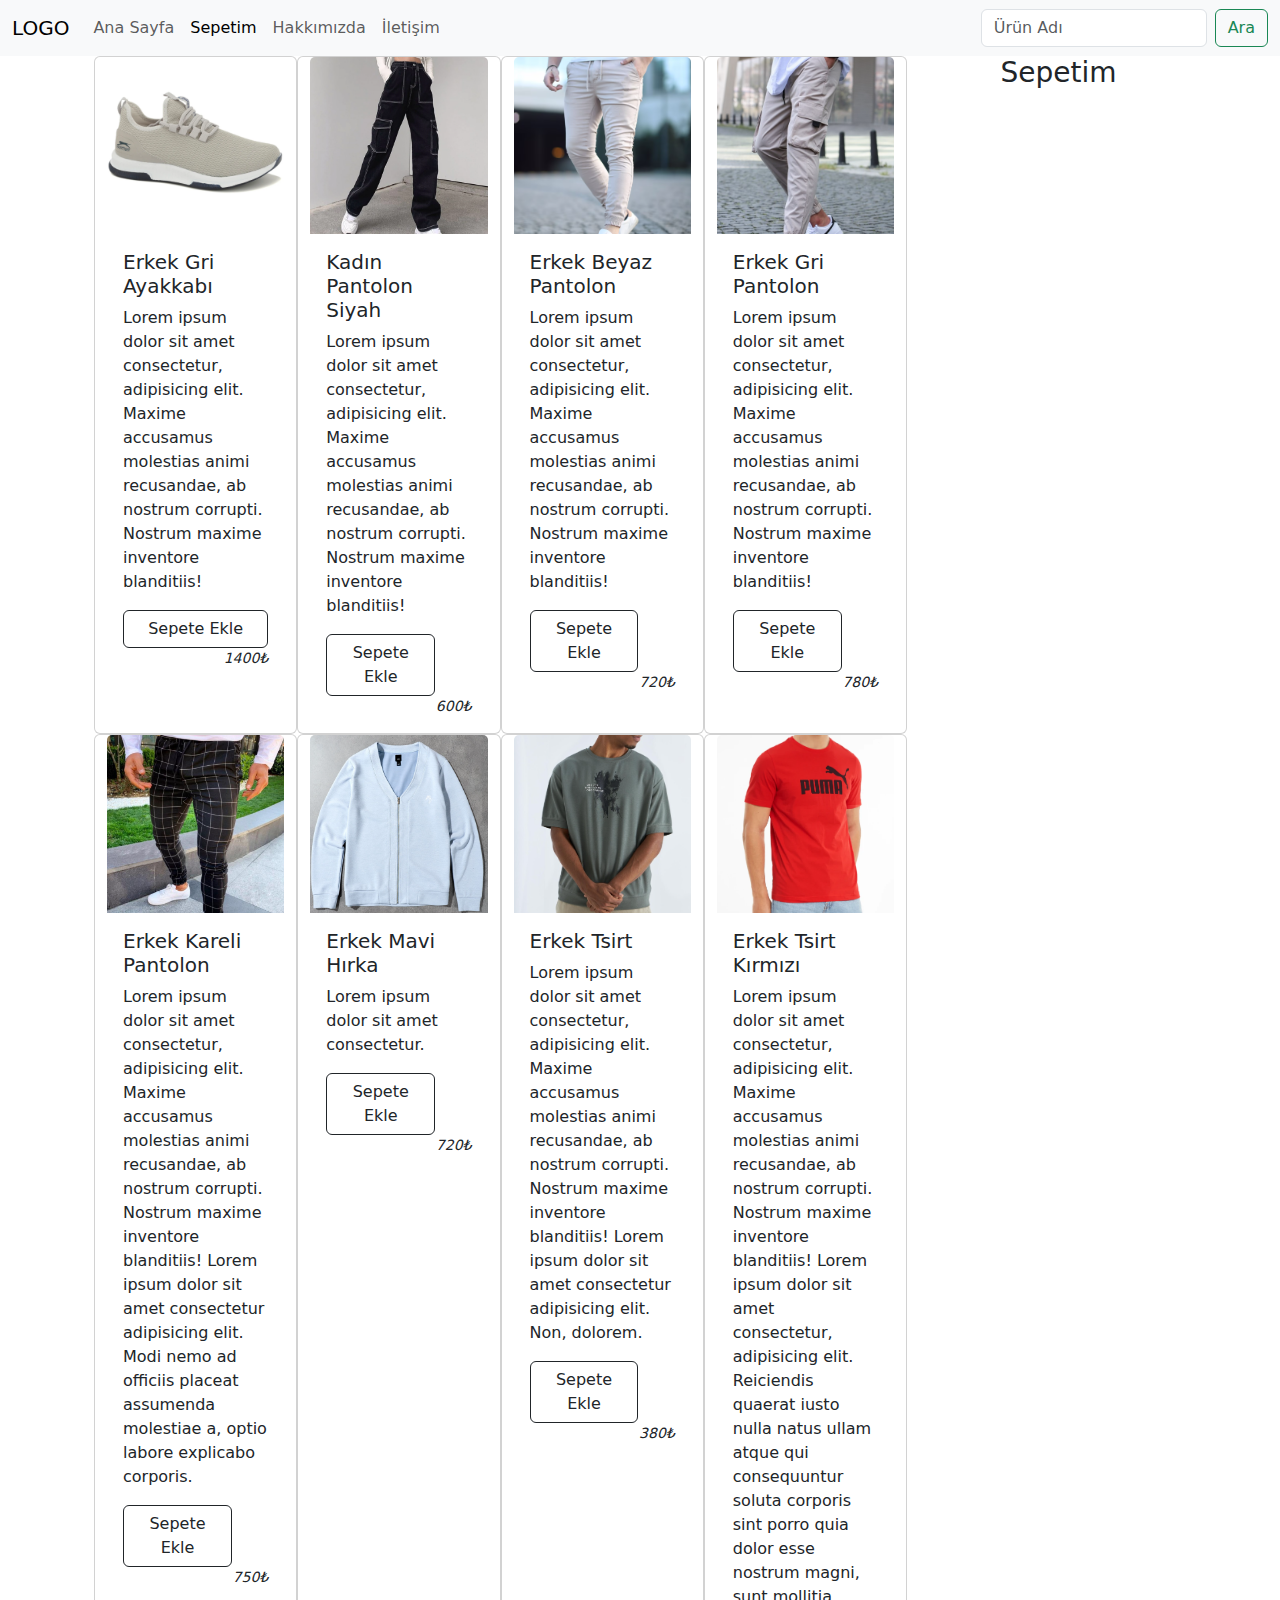
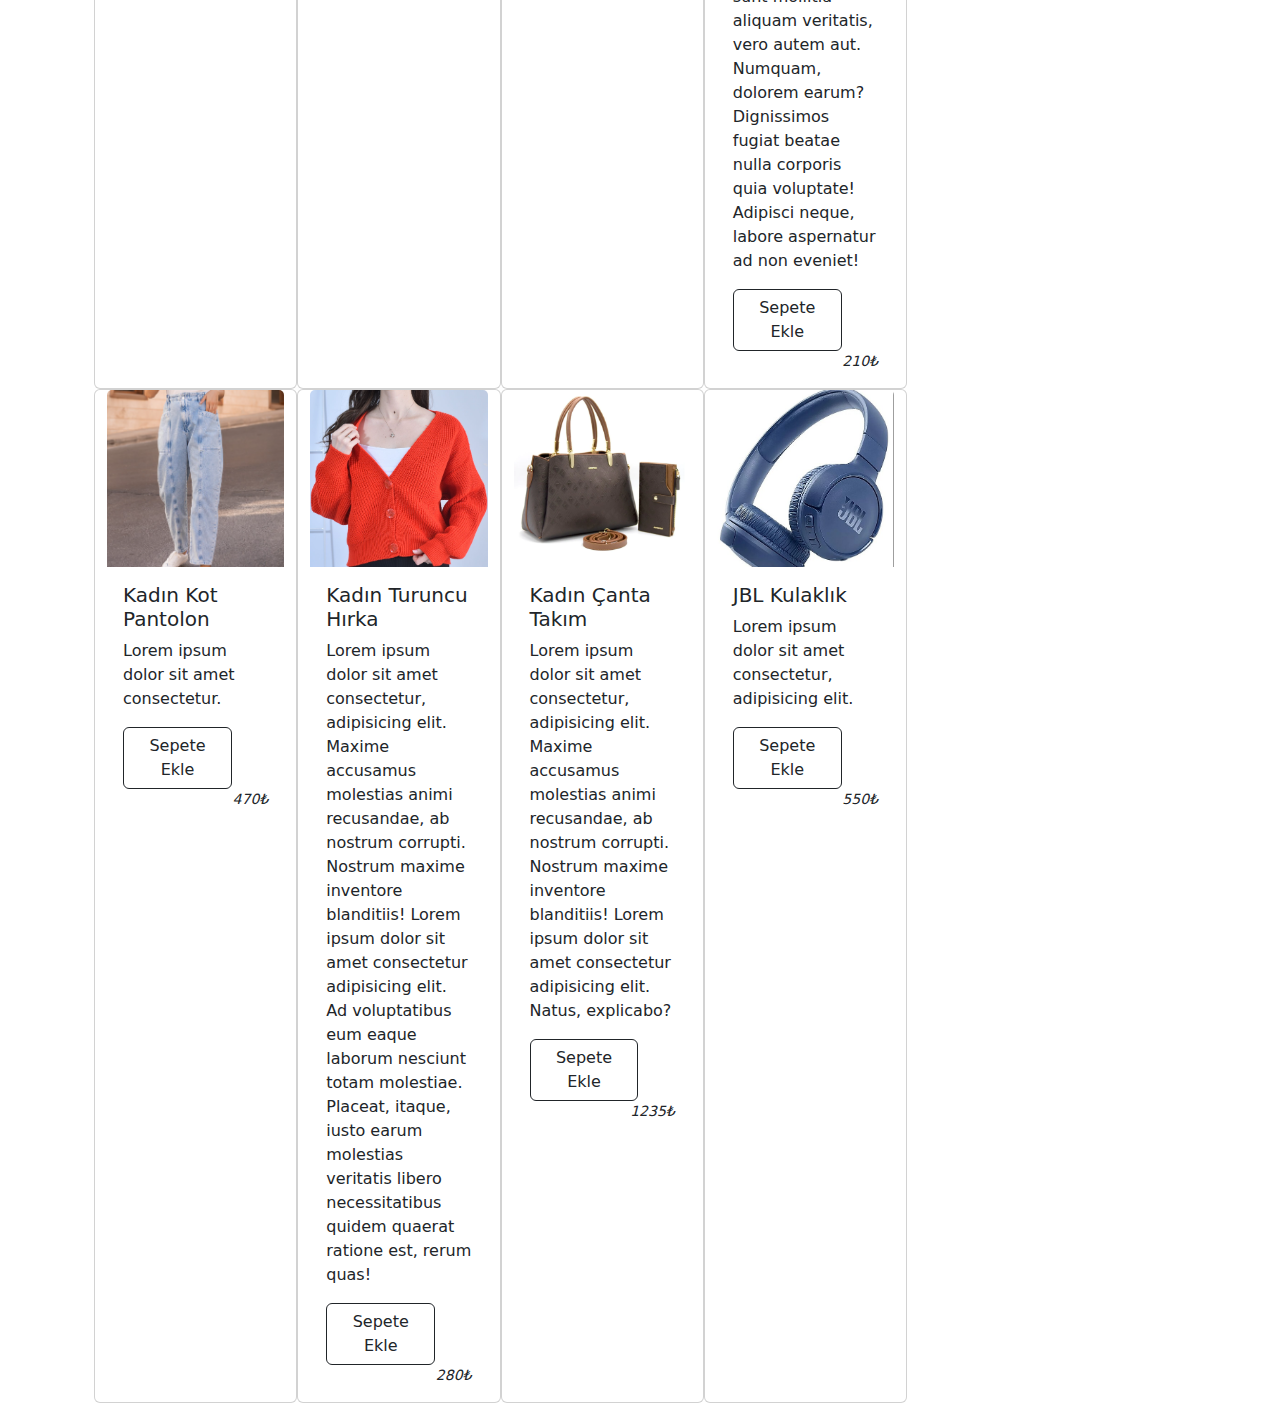
<file: FrontEnd/BluzShop/html/index.html>
<!DOCTYPE html>
<html lang="en">
<head>
    <meta charset="UTF-8">
    <meta http-equiv="X-UA-Compatible" content="IE=edge">
    <meta name="viewport" content="width=device-width, initial-scale=1.0">
    <link rel="stylesheet" href="https://cdn.jsdelivr.net/npm/bootstrap@5.2.3/dist/css/bootstrap.min.css">
    <title>Bluz Shop</title>
</head>
<body>

   

   <nav class="navbar navbar-expand-lg bg-light">
  <div class="container-fluid">
    <a class="navbar-brand" href="#">LOGO</a>
    <button class="navbar-toggler" type="button" data-bs-toggle="collapse" data-bs-target="#navbarSupportedContent" aria-controls="navbarSupportedContent" aria-expanded="false" aria-label="Toggle navigation">
      <span class="navbar-toggler-icon"></span>
    </button>
    <div class="collapse navbar-collapse" id="navbarSupportedContent">
      <ul class="navbar-nav me-auto mb-2 mb-lg-0">
        <li class="nav-item">
          <a class="nav-link " aria-current="page" href="#">Ana Sayfa</a>
        </li>
        <li class="nav-item">
          <a class="nav-link active" href="#">Sepetim</a>
        </li>
        <li class="nav-item">
            <a class="nav-link" href="#">Hakkımızda</a>
          </li>
          <li class="nav-item">
            <a class="nav-link" href="#">İletişim</a>
          </li>
      </ul>
      <form class="d-flex" role="search">
        <input class="form-control me-2" type="search" placeholder="Ürün Adı" aria-label="Search" id="textbox">
        <button class="btn btn-outline-success" type="submit" id="buton-ara">Ara</button>
      </form>
    </div>
  </div>
</nav>
    
<div class="container row m-auto">
    <div class="container row m-auto col-md-9" id="main-div">

        <div class="card col-md-3 me-auto" id="card-1">
            <div>
                <img class="card-img-top" src="../assets/picture/erkek_gri_ayakkabı.png" alt="Card image cap">
                <div class="card-body">
                  <h5 class="card-title">Erkek Gri Ayakkabı</h5>
                  <p class="card-text">Lorem ipsum dolor sit amet consectetur, adipisicing elit. Maxime accusamus molestias animi recusandae, ab nostrum corrupti. Nostrum maxime inventore blanditiis!</p>
                  <a href="#" class="btn btn-outline-dark col-md-12" id="urun-1">Sepete Ekle</a> 
                  <i class="initialism d-flex justify-content-end">1400₺</i>
                </div>
            </div>
        </div>
        <div class="card col-md-3 me-auto">
            <div>
                <img class="card-img-top" src="../assets/picture/kadın_kot_siyah.png" alt="Card image cap">
                <div class="card-body">
                  <h5 class="card-title">Kadın Pantolon Siyah</h5>
                  <p class="card-text">Lorem ipsum dolor sit amet consectetur, adipisicing elit. Maxime accusamus molestias animi recusandae, ab nostrum corrupti. Nostrum maxime inventore blanditiis!</p>
                  <a href="#" class="btn btn-outline-dark col-md-9 " id="urun-2">Sepete Ekle</a>
                  <i class="initialism d-flex justify-content-end">600₺</i>
                </div>
            </div>
        </div>
        <div class="card col-md-3 me-auto">
            <div>
                <img class="card-img-top" src="../assets/picture/erkek_beyaz_pantolon.png" alt="Card image cap">
                <div class="card-body">
                  <h5 class="card-title">Erkek Beyaz Pantolon</h5>
                  <p class="card-text">Lorem ipsum dolor sit amet consectetur, adipisicing elit. Maxime accusamus molestias animi recusandae, ab nostrum corrupti. Nostrum maxime inventore blanditiis!</p>
                  <a href="#" class="btn btn-outline-dark col-md-9" id="urun-3">Sepete Ekle</a>
                  <i class="initialism d-flex justify-content-end">720₺</i>
                </div>
            </div>
        </div>
        <div class="card col-md-3 me-auto">
            <div>
                <img class="card-img-top" src="../assets/picture/erkek_gri_pantolon.png" alt="Card image cap">
                <div class="card-body">
                  <h5 class="card-title">Erkek Gri Pantolon</h5>
                  <p class="card-text">Lorem ipsum dolor sit amet consectetur, adipisicing elit. Maxime accusamus molestias animi recusandae, ab nostrum corrupti. Nostrum maxime inventore blanditiis!</p>
                  <a href="#" class="btn btn-outline-dark col-md-9" id="urun-4">Sepete Ekle</a>
                  <i class="initialism d-flex justify-content-end">780₺</i>
                </div>
            </div>
        </div>
        <div class="card col-md-3 me-auto">
            <div>
                <img class="card-img-top" src="../assets/picture/erkek_kareli_pantolon.png" alt="Card image cap">
                <div class="card-body">
                  <h5 class="card-title">Erkek Kareli Pantolon</h5>
                  <p class="card-text">Lorem ipsum dolor sit amet consectetur, adipisicing elit. Maxime accusamus molestias animi recusandae, ab nostrum corrupti. Nostrum maxime inventore blanditiis! Lorem ipsum dolor sit amet consectetur adipisicing elit. Modi nemo ad officiis placeat assumenda molestiae a, optio labore explicabo corporis.</p>
                  <a href="#" class="btn btn-outline-dark col-md-9" id="urun-5">Sepete Ekle</a>
                  <i class="initialism d-flex justify-content-end">750₺</i>
                </div>
            </div>
        </div>
        <div class="card col-md-3 me-auto">
            <div>
                <img class="card-img-top" src="../assets/picture/erkek_mavi_hırka.png" alt="Card image cap">
                <div class="card-body">
                  <h5 class="card-title">Erkek Mavi Hırka</h5>
                  <p class="card-text">Lorem ipsum dolor sit amet consectetur.</p>
                  <a href="#" class="btn btn-outline-dark col-md-9" id="urun-6">Sepete Ekle</a>
                  <i class="initialism d-flex justify-content-end">720₺</i>
                </div>
            </div>
        </div>
        <div class="card col-md-3 me-auto">
            <div>
                <img class="card-img-top" src="../assets/picture/erkek_tsirt.png" alt="Card image cap">
                <div class="card-body">
                  <h5 class="card-title">Erkek Tsirt</h5>
                  <p class="card-text">Lorem ipsum dolor sit amet consectetur, adipisicing elit. Maxime accusamus molestias animi recusandae, ab nostrum corrupti. Nostrum maxime inventore blanditiis! Lorem ipsum dolor sit amet consectetur adipisicing elit. Non, dolorem.</p>
                  <a href="#" class="btn btn-outline-dark col-md-9" id="urun-7">Sepete Ekle</a>
                  <i class="initialism d-flex justify-content-end">380₺</i>
                </div>
            </div>
        </div>
        <div class="card col-md-3 me-auto">
            <div>
                <img class="card-img-top" src="../assets/picture/erkek_tsirt_kırmızı.png" alt="Card image cap">
                <div class="card-body">
                  <h5 class="card-title">Erkek Tsirt Kırmızı</h5>
                  <p class="card-text">Lorem ipsum dolor sit amet consectetur, adipisicing elit. Maxime accusamus molestias animi recusandae, ab nostrum corrupti. Nostrum maxime inventore blanditiis! Lorem ipsum dolor sit amet consectetur, adipisicing elit. Reiciendis quaerat iusto nulla natus ullam atque qui consequuntur soluta corporis sint porro quia dolor esse nostrum magni, sunt mollitia aliquam veritatis, vero autem aut. Numquam, dolorem earum? Dignissimos fugiat beatae nulla corporis quia voluptate! Adipisci neque, labore aspernatur ad non eveniet!</p>
                  <a href="#" class="btn btn-outline-dark col-md-9" id="urun-8">Sepete Ekle</a>
                  <i class="initialism d-flex justify-content-end">210₺</i>
                </div>
            </div>
        </div>
        <div class="card col-md-3 me-auto">
            <div>
                <img class="card-img-top" src="../assets/picture/kadın_kot_pantolon.png" alt="Card image cap">
                <div class="card-body">
                  <h5 class="card-title">Kadın Kot Pantolon</h5>
                  <p class="card-text">Lorem ipsum dolor sit amet consectetur.</p>
                  <a href="#" class="btn btn-outline-dark col-md-9" id="urun-9">Sepete Ekle</a>
                  <i class="initialism d-flex justify-content-end">470₺</i>
                </div>
            </div>
        </div>
        <div class="card col-md-3 me-auto">
            <div>
                <img class="card-img-top" src="../assets/picture/kadın_turuncu_hırka.png" alt="Card image cap">
                <div class="card-body">
                  <h5 class="card-title">Kadın Turuncu Hırka</h5>
                  <p class="card-text">Lorem ipsum dolor sit amet consectetur, adipisicing elit. Maxime accusamus molestias animi recusandae, ab nostrum corrupti. Nostrum maxime inventore blanditiis! Lorem ipsum dolor sit amet consectetur adipisicing elit. Ad voluptatibus eum eaque laborum nesciunt totam molestiae. Placeat, itaque, iusto earum molestias veritatis libero necessitatibus quidem quaerat ratione est, rerum quas!</p>
                  <a href="#" class="btn btn-outline-dark col-md-9" id="urun-10">Sepete Ekle</a>
                  <i class="initialism d-flex justify-content-end">280₺</i>
                </div>
            </div>
        </div>
        <div class="card col-md-3 me-auto">
            <div>
                <img class="card-img-top" src="../assets/picture/kadın_çanta_takım.png" alt="Card image cap">
                <div class="card-body">
                  <h5 class="card-title">Kadın Çanta Takım</h5>
                  <p class="card-text">Lorem ipsum dolor sit amet consectetur, adipisicing elit. Maxime accusamus molestias animi recusandae, ab nostrum corrupti. Nostrum maxime inventore blanditiis! Lorem ipsum dolor sit amet consectetur adipisicing elit. Natus, explicabo?</p>
                  <a href="#" class="btn btn-outline-dark col-md-9" id="urun-11">Sepete Ekle</a>
                  <i class="initialism d-flex justify-content-end">1235₺</i>
                </div>
            </div>
        </div>
        <div class="card col-md-3 me-auto">
            <div>
                <img class="card-img-top" src="../assets/picture/kulaklık.png" alt="Card image cap">
                <div class="card-body">
                  <h5 class="card-title">JBL Kulaklık</h5>
                  <p class="card-text">Lorem ipsum dolor sit amet consectetur, adipisicing elit. </p>
                  <a href="#" class="btn btn-outline-dark col-md-9" id="urun-12">Sepete Ekle</a>
                  <i class="initialism d-flex justify-content-end">550₺</i>
                </div>
            </div>
        </div>
    </div>
   <div class="col-md-3">
    <div id="sepetim">
        <h3 class="d-flex justify-content-center">Sepetim</h3>
        <ul id="sepet-listesi"> 
        </ul>
      </div>
   </div>
    
</div>



   


      <script src="https://cdn.jsdelivr.net/npm/bootstrap@5.2.3/dist/js/bootstrap.bundle.min.js
      "></script>
      <script src="../js/script.js"></script>
</body>
</html>
</file>
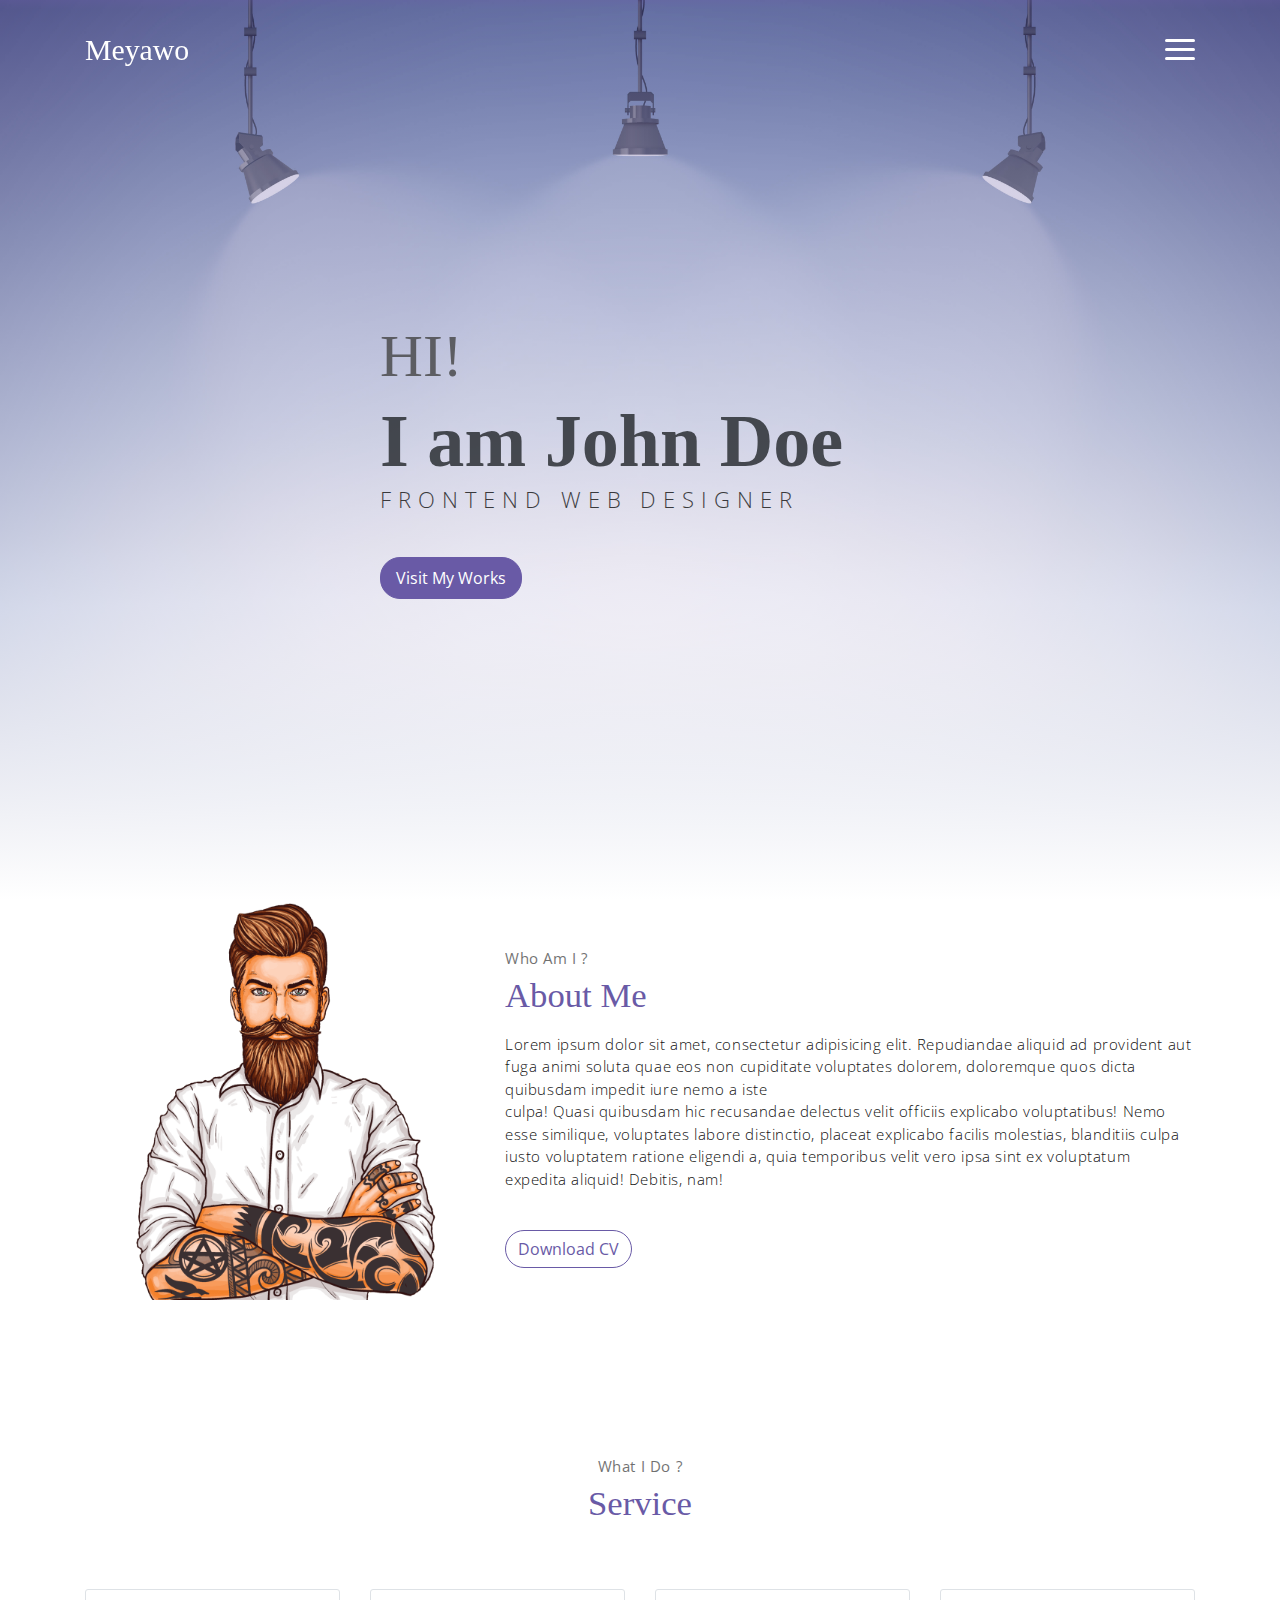
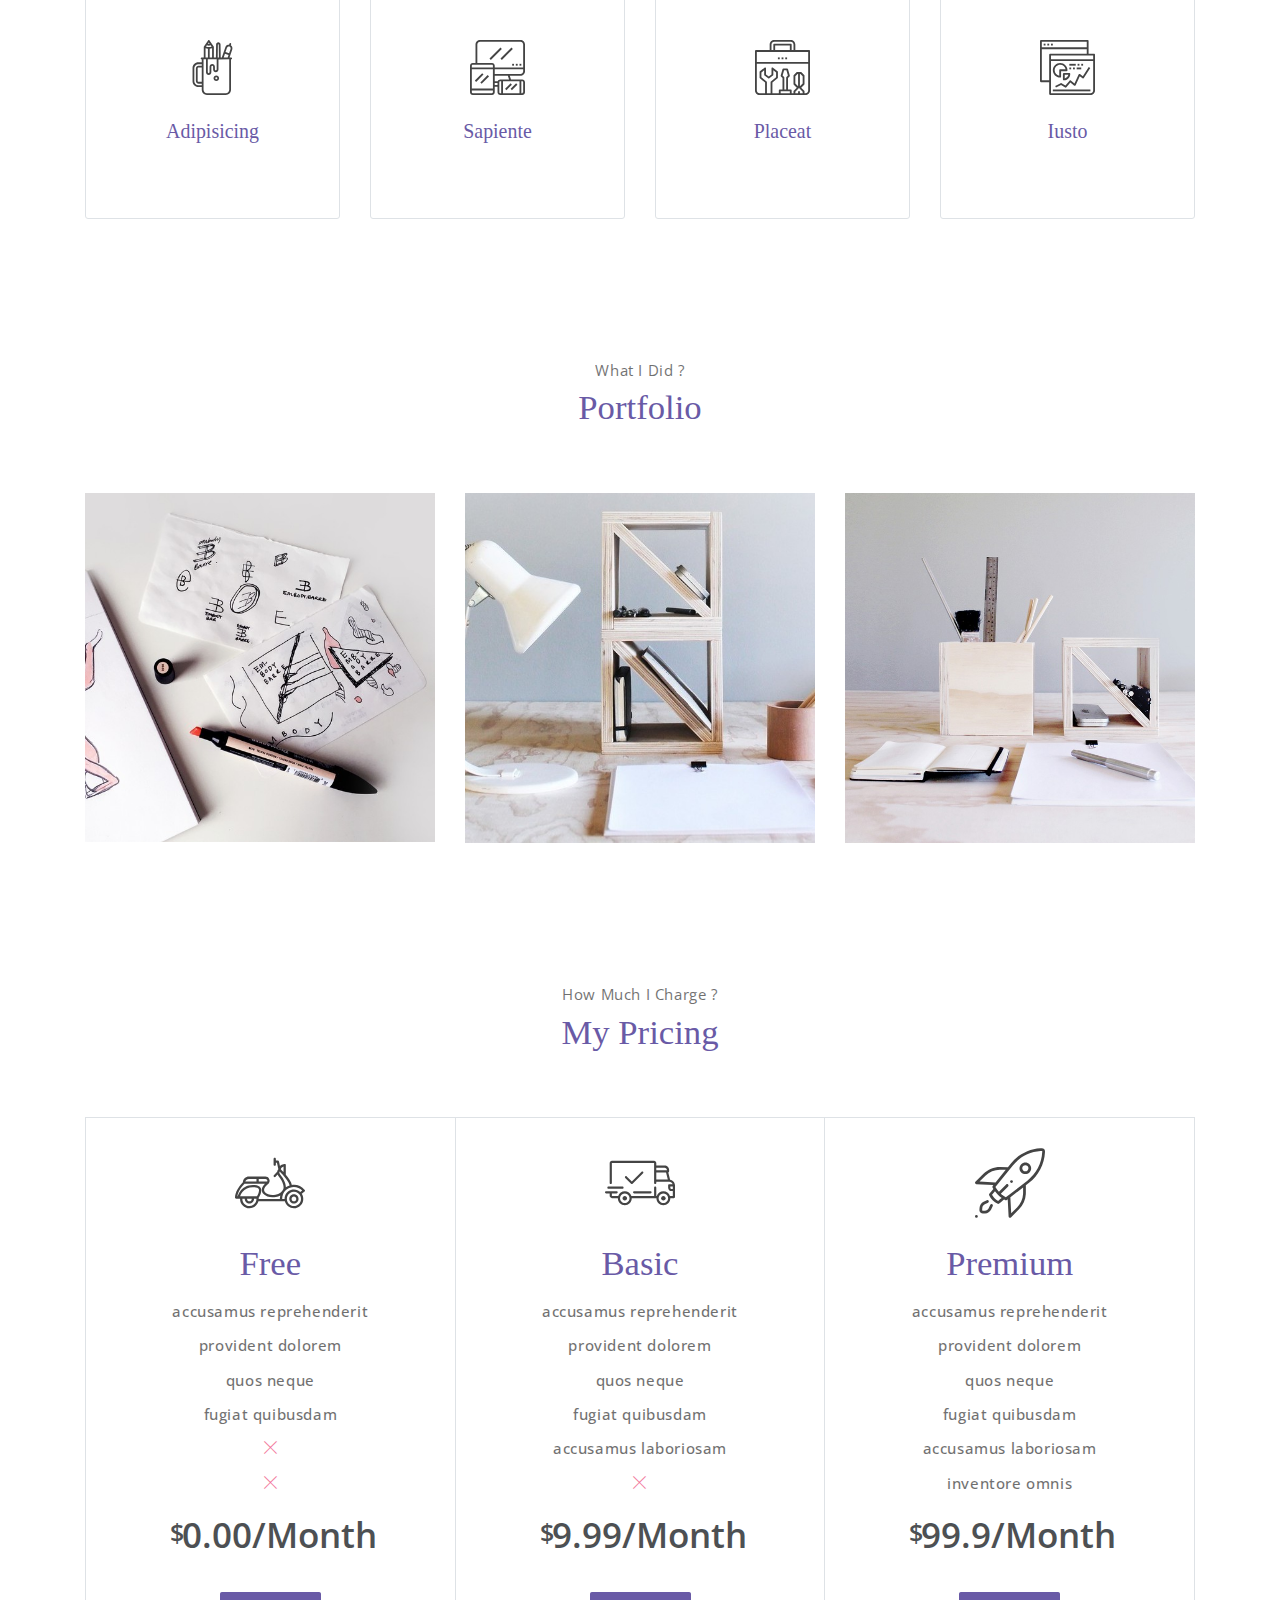
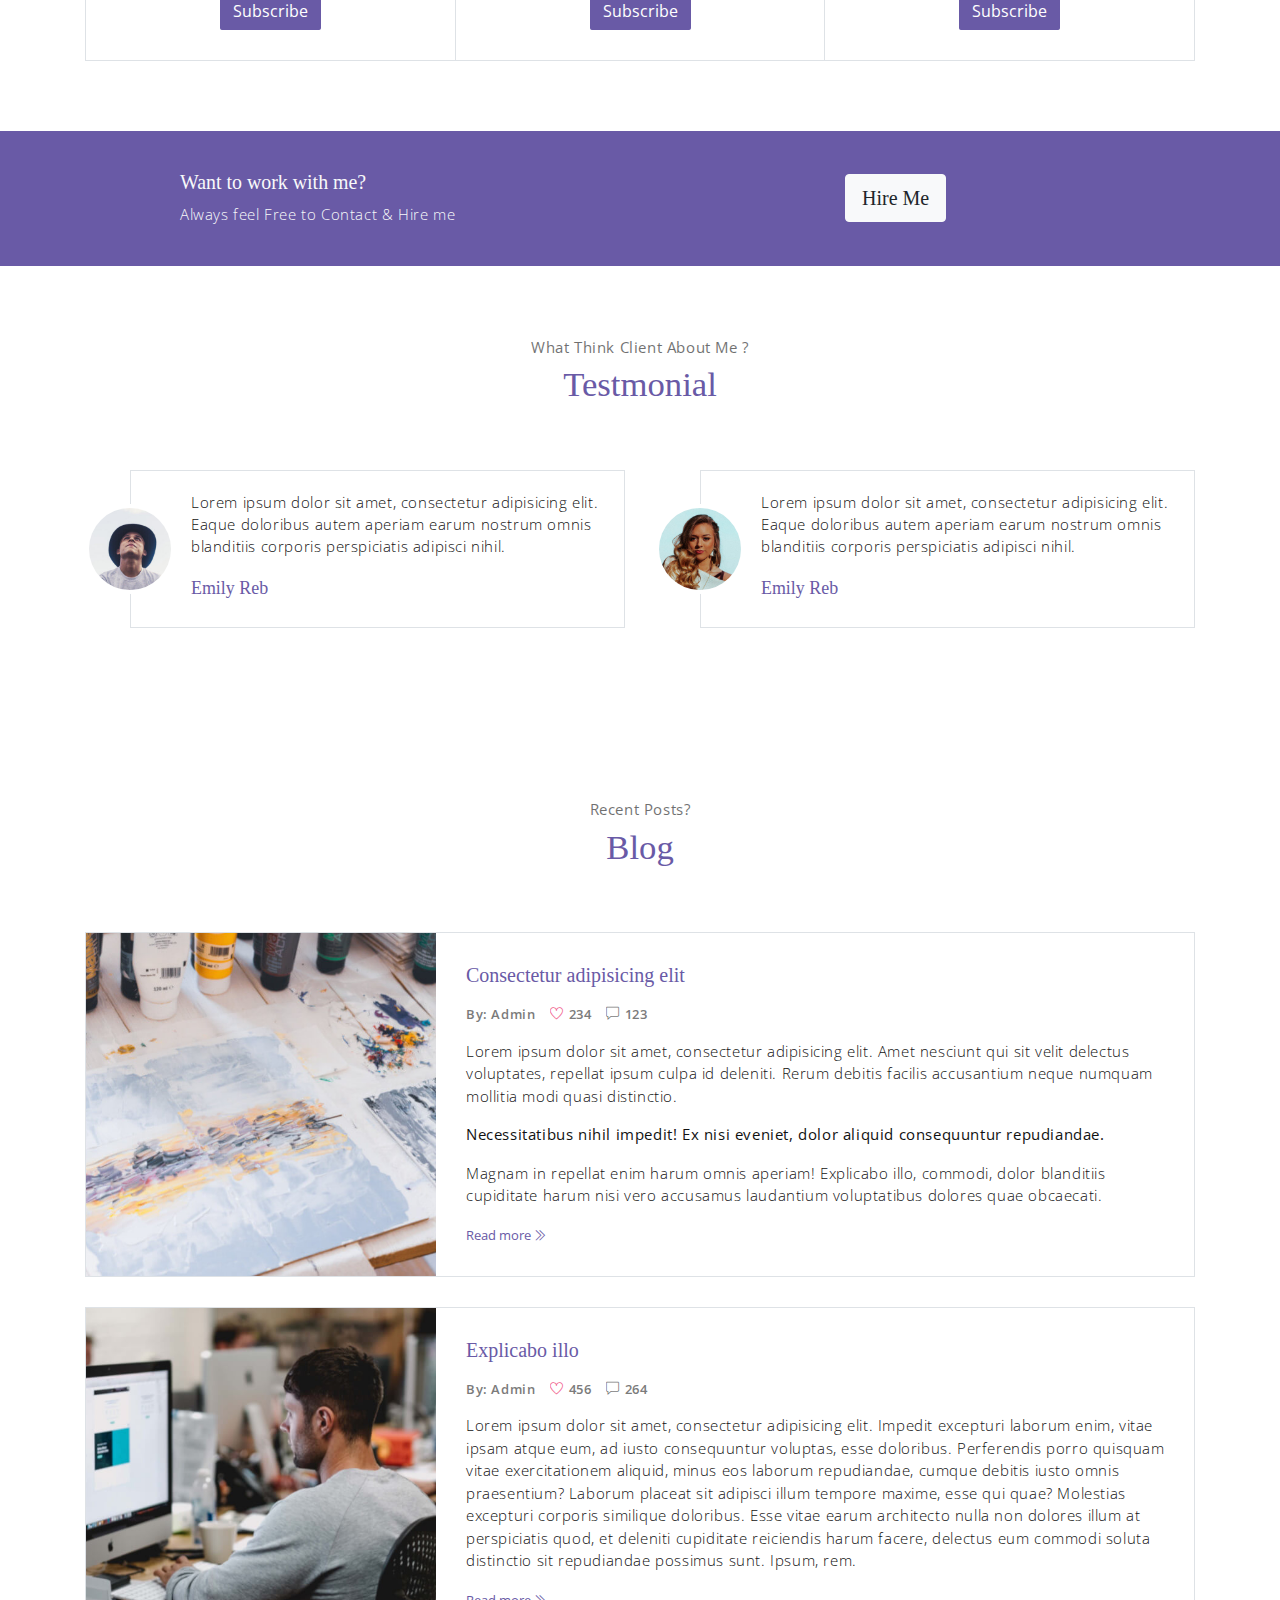
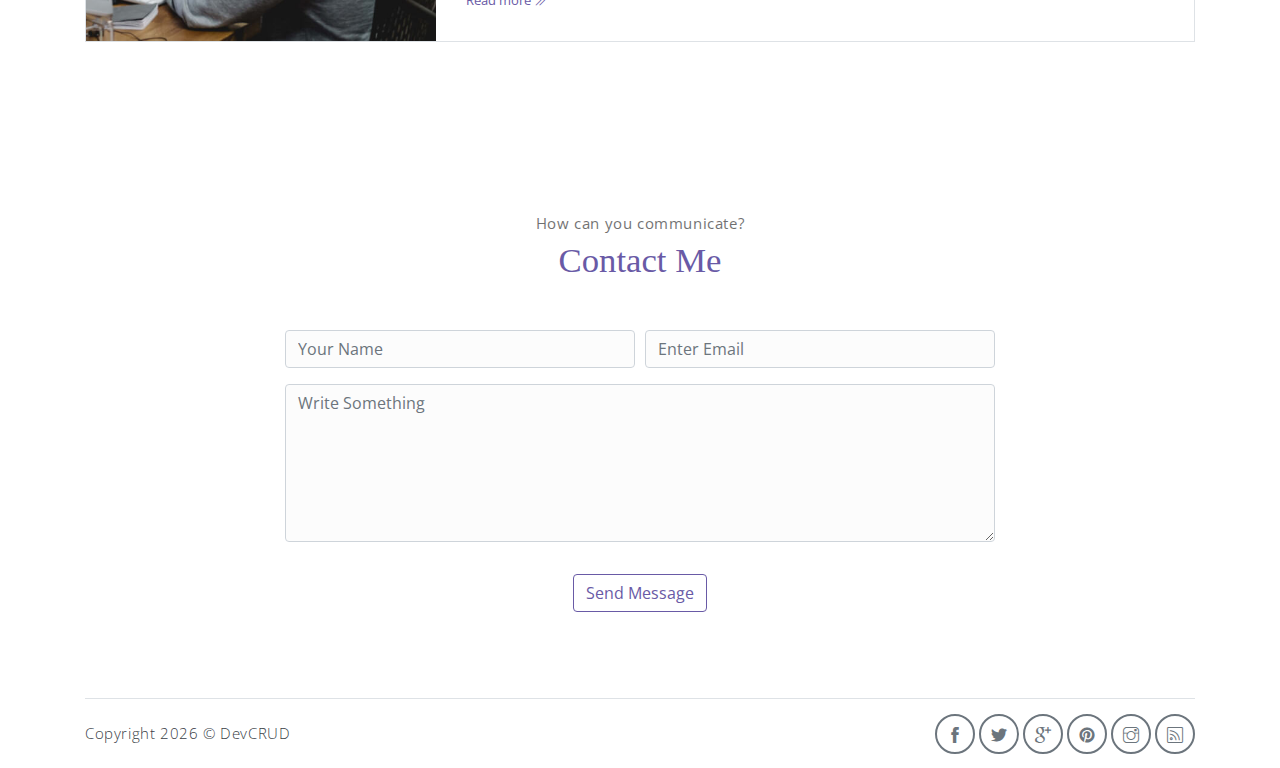
<file: ASP.NET MVC/MyWebSite/MyWebSite/wwwroot/index.html>
<!DOCTYPE html>
<html lang="en">
<head>
	<meta charset="utf-8">
    <meta name="viewport" content="width=device-width, initial-scale=1, shrink-to-fit=no">
    <meta name="description" content="Start your development with Meyawo landing page.">
    <meta name="author" content="Devcrud">
    <title>Meyawo Landing page | Free Bootstrap 4.3.x landing page</title>
    <!-- font icons -->
    <link rel="stylesheet" href="assets/vendors/themify-icons/css/themify-icons.css">
    <!-- Bootstrap + Meyawo main styles -->
	<link rel="stylesheet" href="assets/css/meyawo.css">
</head>
<body data-spy="scroll" data-target=".navbar" data-offset="40" id="home">

    <!-- Page Navbar -->
    <nav class="custom-navbar" data-spy="affix" data-offset-top="20">
        <div class="container">
            <a class="logo" href="#">Meyawo</a>         
            <ul class="nav">
                <li class="item">
                    <a class="link" href="#home">Home</a>
                </li>
                <li class="item">
                    <a class="link" href="#about">About</a>
                </li>
                <li class="item">
                    <a class="link" href="#portfolio">Portfolio</a>
                </li>
                <li class="item">
                    <a class="link" href="#testmonial">Testmonial</a>
                </li>
                <li class="item">
                    <a class="link" href="#blog">Blog</a>
                </li>
                <li class="item">
                    <a class="link" href="#contact">Contact</a>
                </li>
                <li class="item ml-md-3">
                    <a href="components.html" class="btn btn-primary">Components</a>
                </li>
            </ul>
            <a href="javascript:void(0)" id="nav-toggle" class="hamburger hamburger--elastic">
                <div class="hamburger-box">
                  <div class="hamburger-inner"></div>
                </div>
            </a>
        </div>          
    </nav><!-- End of Page Navbar -->

    <!-- page header -->
    <header id="home" class="header">
        <div class="overlay"></div>
        <div class="header-content container">
            <h1 class="header-title">
                <span class="up">HI!</span>
                <span class="down">I am John Doe</span>
            </h1>
            <p class="header-subtitle">FRONTEND WEB DESIGNER</p>            

            <button class="btn btn-primary">Visit My Works</button>
        </div>              
    </header><!-- end of page header -->

    <!-- about section -->
    <section class="section pt-0" id="about">
        <!-- container -->
        <div class="container text-center">
            <!-- about wrapper -->
            <div class="about">
                <div class="about-img-holder">
                    <img src="assets/imgs/man.png" class="about-img" alt="Download free bootstrap 4 landing page, free boootstrap 4 templates, Download free bootstrap 4.1 landing page, free boootstrap 4.1.1 templates, meyawo Landing page">
                </div>
                <div class="about-caption">
                    <p class="section-subtitle">Who Am I ?</p>
                    <h2 class="section-title mb-3">About Me</h2>
                    <p>
                        Lorem ipsum dolor sit amet, consectetur adipisicing elit. Repudiandae aliquid ad provident aut fuga animi soluta quae eos non cupiditate voluptates dolorem, doloremque quos dicta quibusdam impedit iure nemo a iste 
                        <br>culpa! Quasi quibusdam hic recusandae delectus velit officiis explicabo voluptatibus! Nemo esse similique, voluptates labore distinctio, placeat explicabo facilis molestias, blanditiis culpa iusto voluptatem ratione eligendi a, quia temporibus velit vero ipsa sint ex voluptatum expedita aliquid! Debitis, nam!              
                    </p>
                    <button class="btn-rounded btn btn-outline-primary mt-4">Download CV</button>
                </div>              
            </div><!-- end of about wrapper -->
        </div><!-- end of container -->
    </section> <!-- end of about section -->

    <!-- service section -->
    <section class="section" id="service">
        <div class="container text-center">
            <p class="section-subtitle">What I Do ?</p>
            <h6 class="section-title mb-6">Service</h6>
            <!-- row -->
            <div class="row">
                <div class="col-md-6 col-lg-3">
                    <div class="service-card">
                        <div class="body">
                            <img src="assets/imgs/pencil-case.svg" alt="Download free bootstrap 4 landing page, free boootstrap 4 templates, Download free bootstrap 4.1 landing page, free boootstrap 4.1.1 templates, meyawo Landing page" class="icon">
                            <h6 class="title">Adipisicing</h6>
                            <p class="subtitle">Labore velit culpa adipisci excepturi consequuntur itaque in nam molestias dolorem iste quod.</p>
                        </div>
                    </div>
                </div>
                <div class="col-md-6 col-lg-3">
                    <div class="service-card">
                        <div class="body">
                            <img src="assets/imgs/responsive.svg" alt="Download free bootstrap 4 landing page, free boootstrap 4 templates, Download free bootstrap 4.1 landing page, free boootstrap 4.1.1 templates, meyawo Landing page" class="icon">
                            <h6 class="title">Sapiente</h6>
                            <p class="subtitle">Labore velit culpa adipisci excepturi consequuntur itaque in nam molestias dolorem iste quod.</p>
                        </div>
                    </div>
                </div>
                <div class="col-md-6 col-lg-3">
                    <div class="service-card">
                        <div class="body">
                            <img src="assets/imgs/toolbox.svg" alt="Download free bootstrap 4 landing page, free boootstrap 4 templates, Download free bootstrap 4.1 landing page, free boootstrap 4.1.1 templates, meyawo Landing page" class="icon">
                            <h6 class="title">Placeat</h6>
                            <p class="subtitle">Labore velit culpa adipisci excepturi consequuntur itaque in nam molestias dolorem iste quod.</p>
                        </div>
                    </div>
                </div>
                <div class="col-md-6 col-lg-3">
                    <div class="service-card">
                        <div class="body">
                            <img src="assets/imgs/analytics.svg" alt="Download free bootstrap 4 landing page, free boootstrap 4 templates, Download free bootstrap 4.1 landing page, free boootstrap 4.1.1 templates, meyawo Landing page" class="icon">
                            <h6 class="title">Iusto</h6>
                            <p class="subtitle">Labore velit culpa adipisci excepturi consequuntur itaque in nam molestias dolorem iste quod.</p>
                        </div>
                    </div>
                </div>
            </div><!-- end of row -->
        </div>
    </section><!-- end of service section -->

    <!-- portfolio section -->
    <section class="section" id="portfolio">
        <div class="container text-center">
            <p class="section-subtitle">What I Did ?</p>
            <h6 class="section-title mb-6">Portfolio</h6>
            <!-- row -->
            <div class="row">
                <div class="col-md-4">
                    <a href="#" class="portfolio-card">
                        <img src="assets/imgs/folio-1.jpg" class="portfolio-card-img" alt="Download free bootstrap 4 landing page, free boootstrap 4 templates, Download free bootstrap 4.1 landing page, free boootstrap 4.1.1 templates, meyawo Landing page">    
                        <span class="portfolio-card-overlay">
                            <span class="portfolio-card-caption">
                                <h4>Web Designing</h5>
                                <p class="font-weight-normal">Category: Web Templates</p>
                            </span>                         
                        </span>                     
                    </a>
                </div>
                <div class="col-md-4">
                    <a href="#" class="portfolio-card">
                        <img class="portfolio-card-img" src="assets/imgs/folio-2.jpg" class="img-responsive rounded" alt="Download free bootstrap 4 landing page, free boootstrap 4 templates, Download free bootstrap 4.1 landing page, free boootstrap 4.1.1 templates, meyawo Landing page">
                        <span class="portfolio-card-overlay">
                            <span class="portfolio-card-caption">
                                <h4>Web Designing</h5>
                                <p class="font-weight-normal">Category: Web Templates</p>
                            </span>                         
                        </span>                         
                    </a>
                </div>
                <div class="col-md-4">
                    <a href="#" class="portfolio-card">
                        <img class="portfolio-card-img" src="assets/imgs/folio-3.jpg" class="img-responsive rounded" alt="Download free bootstrap 4 landing page, free boootstrap 4 templates, Download free bootstrap 4.1 landing page, free boootstrap 4.1.1 templates, meyawo Landing page">    
                        <span class="portfolio-card-overlay">
                            <span class="portfolio-card-caption">
                                <h4>Web Designing</h5>
                                <p class="font-weight-normal">Category: Web Templates</p>
                            </span>                         
                        </span>                     
                    </a>
                </div>
            </div><!-- end of row -->
        </div><!-- end of container -->
    </section> <!-- end of portfolio section -->

    <!-- pricing section -->
    <section class="section" id="pricing">
        <div class="container text-center">
            <p class="section-subtitle">How Much I Charge ?</p>
            <h6 class="section-title mb-6">My Pricing</h6>
            <!-- row -->
            <div class="pricing-wrapper">
                <div class="pricing-card">
                    <div class="pricing-card-header">
                        <img class="pricing-card-icon" src="assets/imgs/scooter.svg" alt="Download free bootstrap 4 landing page, free boootstrap 4 templates, Download free bootstrap 4.1 landing page, free boootstrap 4.1.1 templates, meyawo Landing page">
                    </div>
                    <div class="pricing-card-body">
                        <h6 class="pricing-card-title">Free</h6>
                        <div class="pricing-card-list">
                            <p>accusamus reprehenderit</p>
                            <p>provident dolorem </p>
                            <p>quos neque</p>
                            <p>fugiat quibusdam</p>
                            <p><i class="ti-close"></i></p>
                            <p><i class="ti-close"></i></p>
                        </div>
                    </div>
                    <div class="pricing-card-footer">
                        <span>$</span>
                        <span>0.00/Month</span>
                    </div>
                    <a href="#" class="btn btn-primary mt-3 pricing-card-btn">Subscribe</a>
                </div>
                <div class="pricing-card">
                    <div class="pricing-card-header">
                        <img class="pricing-card-icon" src="assets/imgs/shipped.svg" alt="Download free bootstrap 4 landing page, free boootstrap 4 templates, Download free bootstrap 4.1 landing page, free boootstrap 4.1.1 templates, meyawo Landing page">
                    </div>
                    <div class="pricing-card-body">
                        <h6 class="pricing-card-title">Basic</h6>
                        <div class="pricing-card-list">
                            <p>accusamus reprehenderit</p>
                            <p>provident dolorem </p>
                            <p>quos neque</p>
                            <p>fugiat quibusdam</p>
                            <p>accusamus laboriosam</p>
                            <p><i class="ti-close"></i></p>
                        </div>
                    </div>
                    <div class="pricing-card-footer">
                        <span>$</span>
                        <span>9.99/Month</span>
                    </div>
                    <a href="#" class="btn btn-primary mt-3 pricing-card-btn">Subscribe</a>
                </div>
                <div class="pricing-card">
                    <div class="pricing-card-header">
                        <img class="pricing-card-icon" src="assets/imgs/startup.svg" alt="Download free bootstrap 4 landing page, free boootstrap 4 templates, Download free bootstrap 4.1 landing page, free boootstrap 4.1.1 templates, meyawo Landing page">
                    </div>
                    <div class="pricing-card-body">
                        <h6 class="pricing-card-title">Premium</h6>
                        <div class="pricing-card-list">
                            <p>accusamus reprehenderit</p>
                            <p>provident dolorem </p>
                            <p>quos neque</p>
                            <p>fugiat quibusdam</p>
                            <p>accusamus laboriosam</p>
                            <p>inventore omnis</p>
                        </div>
                    </div>
                    <div class="pricing-card-footer">
                        <span>$</span>
                        <span>99.9/Month</span>
                    </div>
                    <a href="#" class="btn btn-primary mt-3 pricing-card-btn">Subscribe</a>
                </div>

            </div><!-- end of pricing wrapper -->
        </div> <!-- end of container -->
    </section><!-- end of pricing section -->

    <!-- section -->
    <section class="section-sm bg-primary">
        <!-- container -->
        <div class="container text-center text-sm-left">
            <!-- row -->
            <div class="row align-items-center">
                <div class="col-sm offset-md-1 mb-4 mb-md-0">
                    <h6 class="title text-light">Want to work with me?</h6>
                    <p class="m-0 text-light">Always feel Free to Contact & Hire me</p>
                </div>
                <div class="col-sm offset-sm-2 offset-md-3">
                    <button class="btn btn-lg my-font btn-light rounded">Hire Me</button>
                </div>
            </div> <!-- end of row -->
        </div> <!-- end of container -->
    </section> <!-- end of section -->

    <!-- testimonial section -->
    <section class="section" id="testmonial">
        <div class="container text-center">
            <p class="section-subtitle">What Think Client About Me ?</p>
            <h6 class="section-title mb-6">Testmonial</h6>

            <!-- row -->
            <div class="row">
                <div class="col-md-6">
                    <div class="testimonial-card">
                        <div class="testimonial-card-img-holder">
                            <img src="assets/imgs/avatar2.jpg" class="testimonial-card-img" alt="Download free bootstrap 4 landing page, free boootstrap 4 templates, Download free bootstrap 4.1 landing page, free boootstrap 4.1.1 templates, meyawo Landing page">                           
                        </div>
                        <div class="testimonial-card-body">
                            <p class="testimonial-card-subtitle">Lorem ipsum dolor sit amet, consectetur adipisicing elit. Eaque doloribus autem aperiam earum nostrum omnis blanditiis corporis perspiciatis adipisci nihil.</p>
                            <h6 class="testimonial-card-title">Emily Reb</h6>
                        </div>
                    </div>
                </div>
                <div class="col-md-6">
                    <div class="testimonial-card">
                        <div class="testimonial-card-img-holder">
                            <img src="assets/imgs/avatar3.jpg" class="testimonial-card-img" alt="Download free bootstrap 4 landing page, free boootstrap 4 templates, Download free bootstrap 4.1 landing page, free boootstrap 4.1.1 templates, meyawo Landing page">                        
                        </div>
                        <div class="testimonial-card-body">
                            <p class="testimonial-card-subtitle">Lorem ipsum dolor sit amet, consectetur adipisicing elit. Eaque doloribus autem aperiam earum nostrum omnis blanditiis corporis perspiciatis adipisci nihil.</p>
                            <h6 class="testimonial-card-title">Emily Reb</h6>
                        </div>
                    </div>
                </div>
            </div>
        </div> <!-- end of container -->
    </section> <!-- end of testimonial section -->
    
    <!-- blog section -->
    <section class="section" id="blog">
        <!-- container -->
        <div class="container text-center">
            <p class="section-subtitle">Recent Posts?</p>
            <h6 class="section-title mb-6">Blog</h6>
            <!-- blog-wrapper -->
            <div class="blog-card">
                <div class="blog-card-header">
                    <img src="assets/imgs/img-1.jpg" class="blog-card-img" alt="Download free bootstrap 4 landing page, free boootstrap 4 templates, Download free bootstrap 4.1 landing page, free boootstrap 4.1.1 templates, meyawo Landing page">
                </div>
                <div class="blog-card-body">
                    <h5 class="blog-card-title">Consectetur adipisicing elit</h6>

                    <p class="blog-card-caption">
                        <a href="#">By: Admin</a>
                        <a href="#"><i class="ti-heart text-danger"></i> 234</a>
                        <a href="#"><i class="ti-comment"></i> 123</a>
                    </p>
                    <p>Lorem ipsum dolor sit amet, consectetur adipisicing elit. Amet nesciunt qui sit velit delectus voluptates, repellat ipsum culpa id deleniti. Rerum debitis facilis accusantium neque numquam mollitia modi quasi distinctio.</p>

                    <p><b>Necessitatibus nihil impedit! Ex nisi eveniet, dolor aliquid consequuntur repudiandae.</b></p>
                    <p>Magnam in repellat enim harum omnis aperiam! Explicabo illo, commodi, dolor blanditiis cupiditate harum nisi vero accusamus laudantium voluptatibus dolores quae obcaecati.</p>

                    <a href="#" class="blog-card-link">Read more <i class="ti-angle-double-right"></i></a>
                </div>
            </div><!-- end of blog wrapper -->

            <!-- blog-wrapper -->
            <div class="blog-card">
                <div class="blog-card-header">
                    <img src="assets/imgs/img-2.jpg" class="blog-card-img" alt="Download free bootstrap 4 landing page, free boootstrap 4 templates, Download free bootstrap 4.1 landing page, free boootstrap 4.1.1 templates, meyawo Landing page">
                </div>
                <div class="blog-card-body">
                    <h5 class="blog-card-title">Explicabo illo</h6>

                    <p class="blog-card-caption">
                        <a href="#">By: Admin</a>
                        <a href="#"><i class="ti-heart text-danger"></i> 456</a>
                        <a href="#"><i class="ti-comment"></i> 264</a>
                    </p>
                    
                    <p>Lorem ipsum dolor sit amet, consectetur adipisicing elit. Impedit excepturi laborum enim, vitae ipsam atque eum, ad iusto consequuntur voluptas, esse doloribus. Perferendis porro quisquam vitae exercitationem aliquid, minus eos laborum repudiandae, cumque debitis iusto omnis praesentium? Laborum placeat sit adipisci illum tempore maxime, esse qui quae? Molestias excepturi corporis similique doloribus. Esse vitae earum architecto nulla non dolores illum at perspiciatis quod, et deleniti cupiditate reiciendis harum facere, delectus eum commodi soluta distinctio sit repudiandae possimus sunt. Ipsum, rem.</p>

                    <a href="#" class="blog-card-link">Read more <i class="ti-angle-double-right"></i></a>
                </div>
            </div><!-- end of blog wrapper -->

        </div><!-- end of container -->
    </section><!-- end of blog section -->

    <!-- contact section -->
    <section class="section" id="contact">
        <div class="container text-center">
            <p class="section-subtitle">How can you communicate?</p>
            <h6 class="section-title mb-5">Contact Me</h6>
            <!-- contact form -->
            <form action="" class="contact-form col-md-10 col-lg-8 m-auto">
                <div class="form-row">
                    <div class="form-group col-sm-6">
                        <input type="text" size="50" class="form-control" placeholder="Your Name" required>                 
                    </div>
                    <div class="form-group col-sm-6">
                        <input type="email" class="form-control" placeholder="Enter Email"requried>                 
                    </div>
                    <div class="form-group col-sm-12">
                        <textarea name="comment" id="comment" rows="6"   class="form-control" placeholder="Write Something"></textarea>
                    </div>
                    <div class="form-group col-sm-12 mt-3">
                        <input type="submit" value="Send Message" class="btn btn-outline-primary rounded">                  
                    </div>
                </div>  
            </form><!-- end of contact form -->
        </div><!-- end of container -->
    </section><!-- end of contact section -->

    <!-- footer -->
    <div class="container">
        <footer class="footer">       
            <p class="mb-0">Copyright <script>document.write(new Date().getFullYear())</script> &copy; <a href="http://www.devcrud.com">DevCRUD</a></p>
            <div class="social-links text-right m-auto ml-sm-auto">
                <a href="javascript:void(0)" class="link"><i class="ti-facebook"></i></a>
                <a href="javascript:void(0)" class="link"><i class="ti-twitter-alt"></i></a>
                <a href="javascript:void(0)" class="link"><i class="ti-google"></i></a>
                <a href="javascript:void(0)" class="link"><i class="ti-pinterest-alt"></i></a>
                <a href="javascript:void(0)" class="link"><i class="ti-instagram"></i></a>
                <a href="javascript:void(0)" class="link"><i class="ti-rss"></i></a>
            </div>
        </footer>
    </div> <!-- end of page footer -->
	
	<!-- core  -->
    <script src="assets/vendors/jquery/jquery-3.4.1.js"></script>
    <script src="assets/vendors/bootstrap/bootstrap.bundle.js"></script>

    <!-- bootstrap 3 affix -->
	<script src="assets/vendors/bootstrap/bootstrap.affix.js"></script>

    <!-- Meyawo js -->
    <script src="assets/js/meyawo.js"></script>

</body>
</html>
</file>
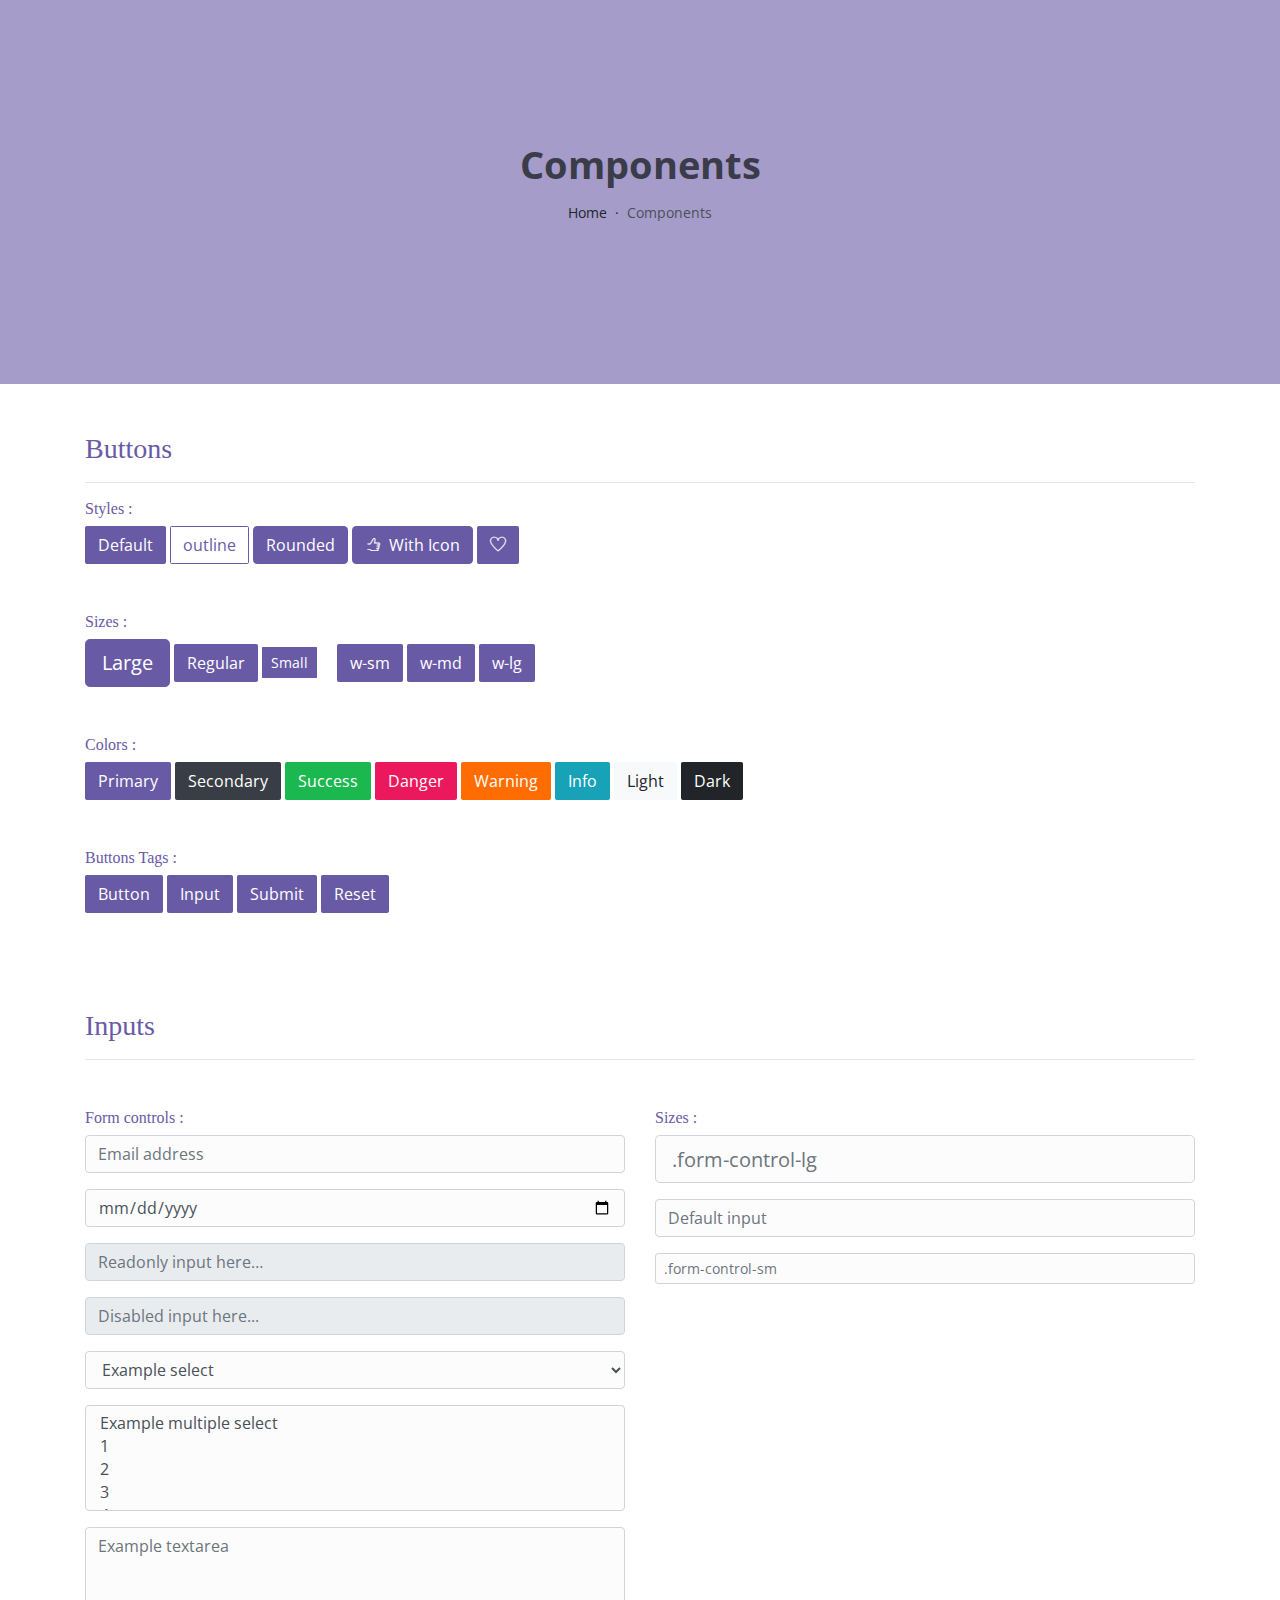
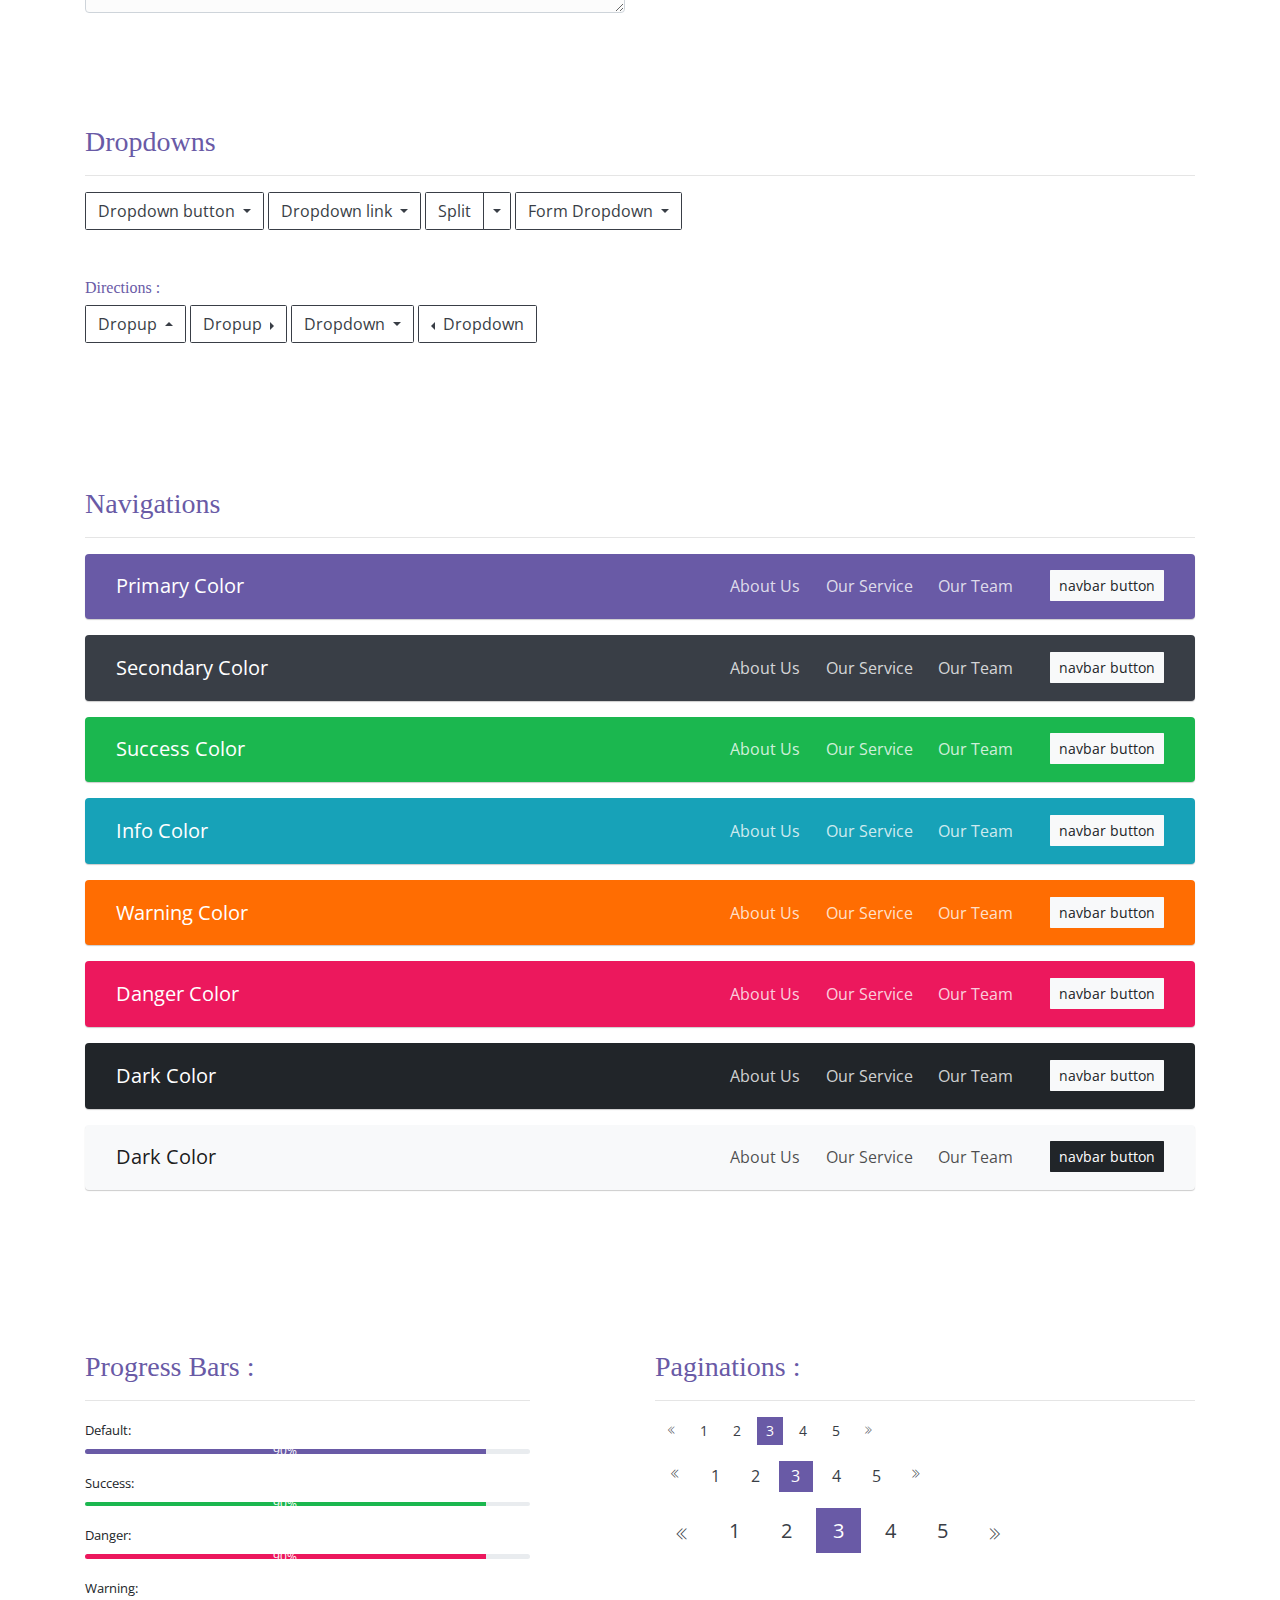
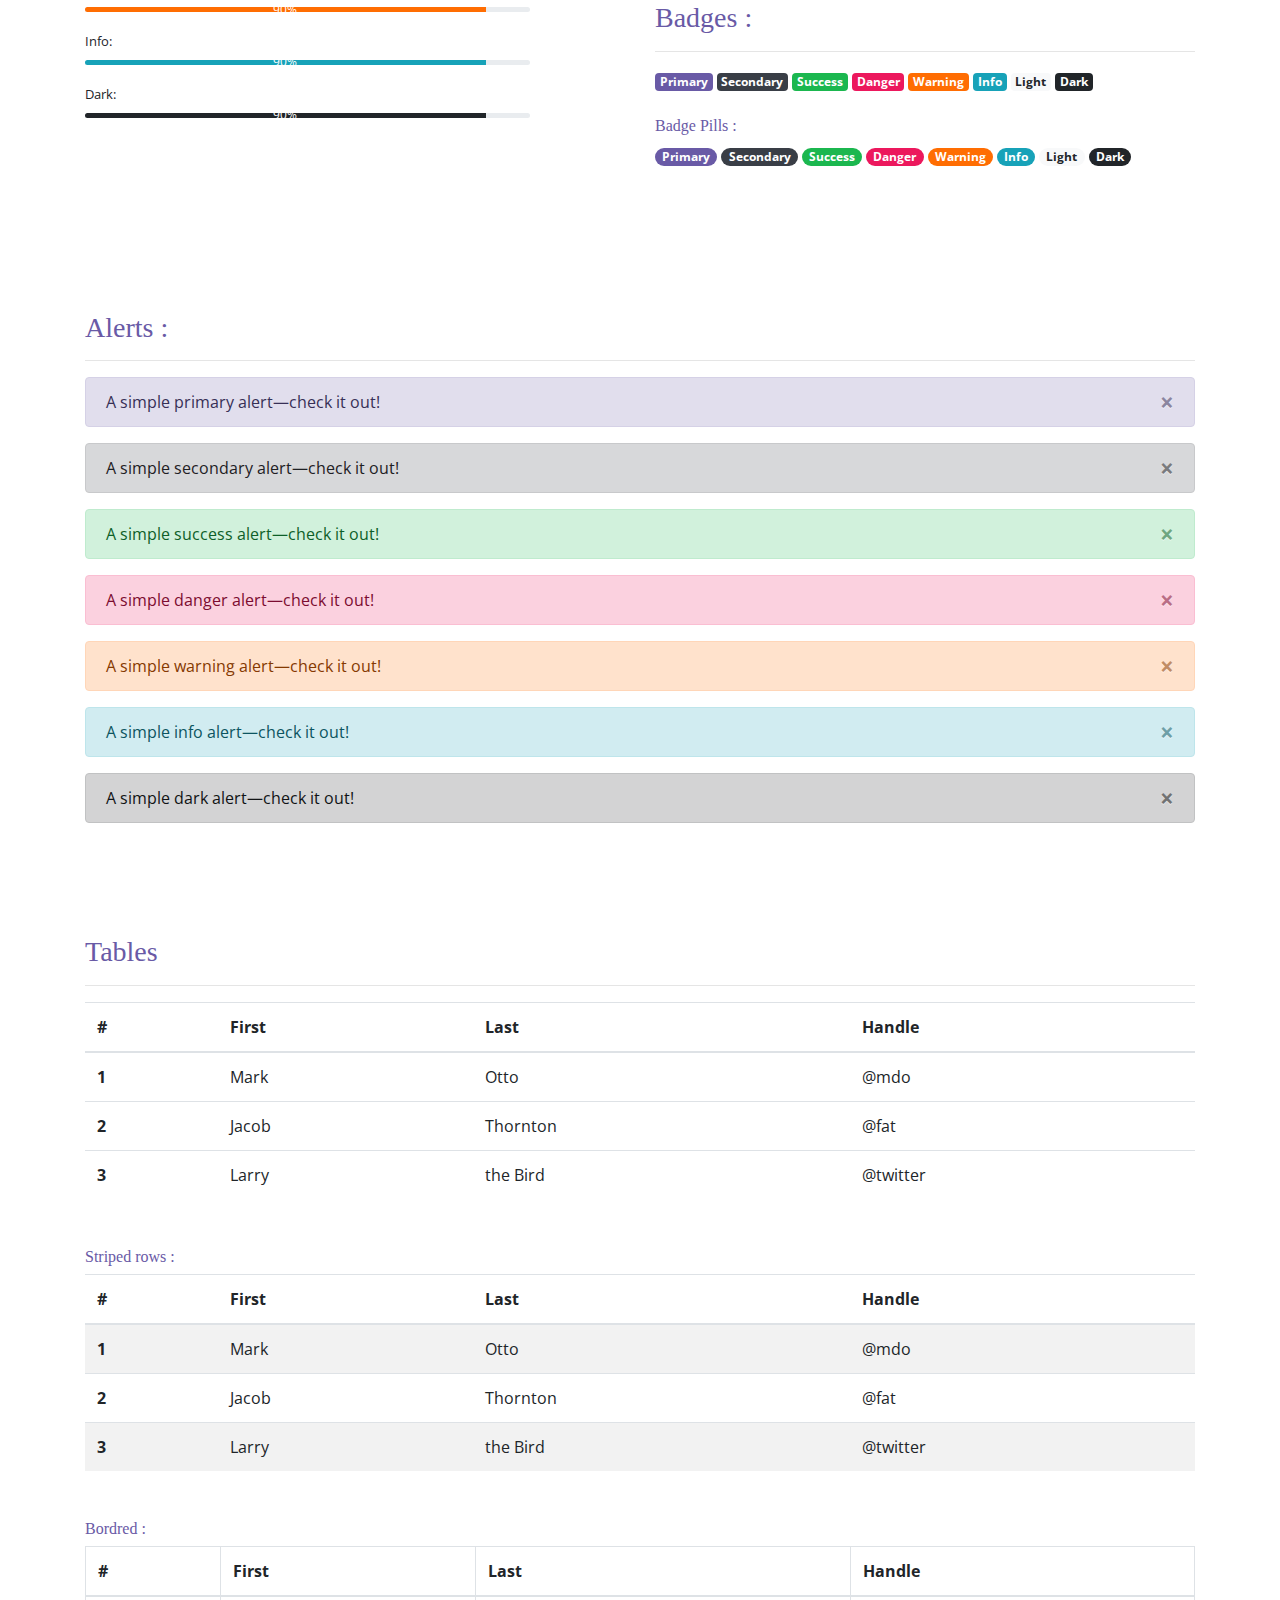
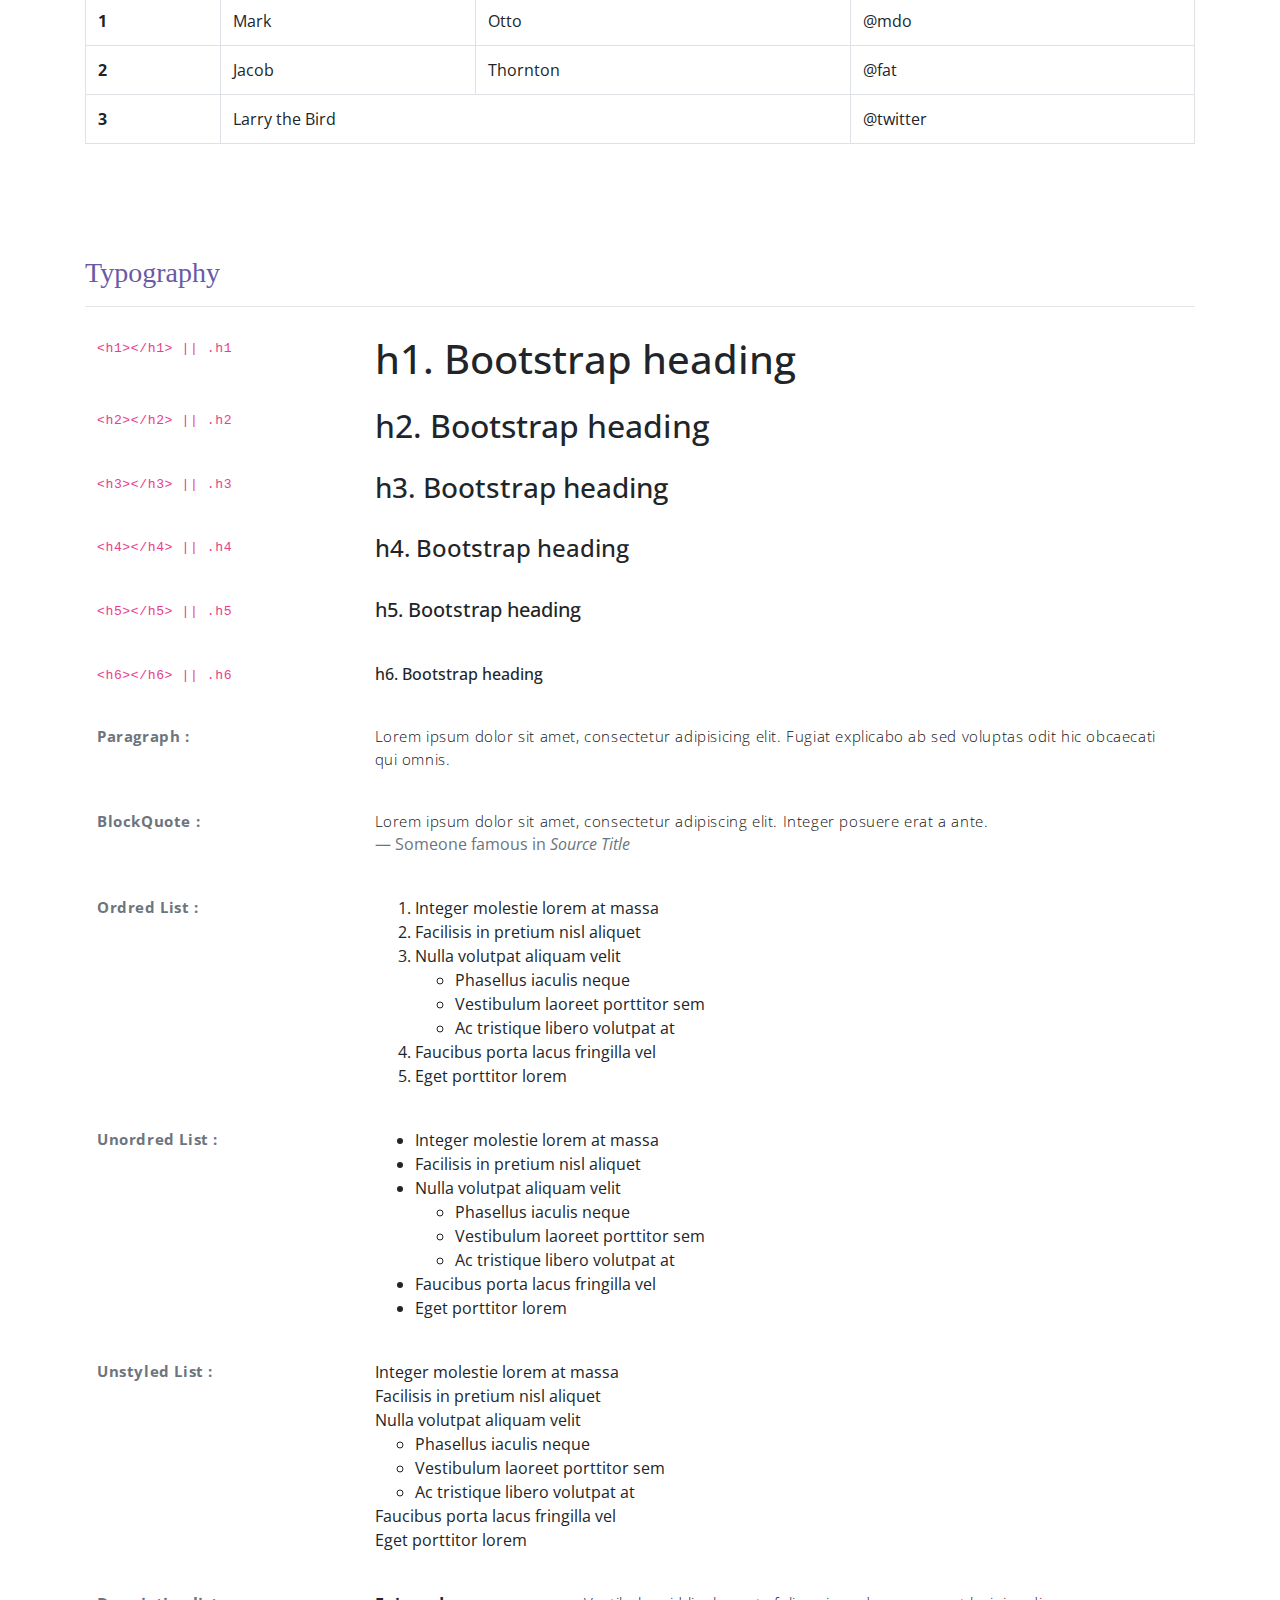
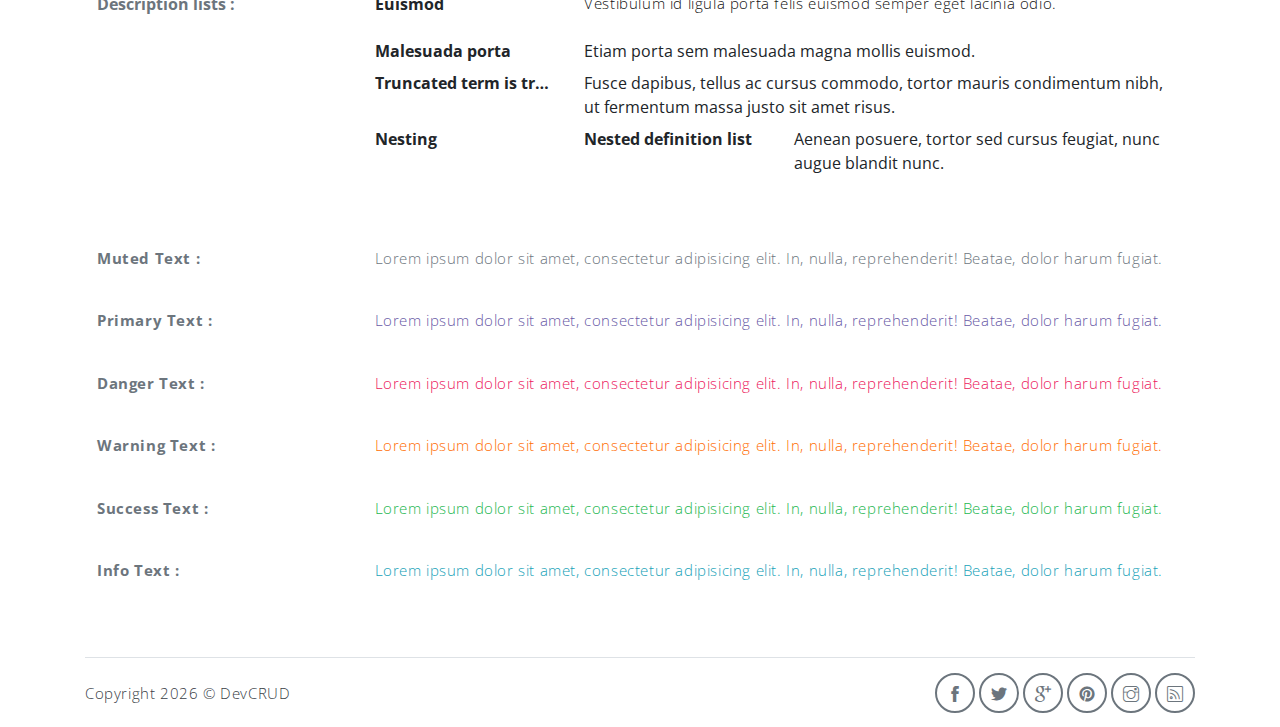
<file: ASP.NET MVC/MyWebSite/MyWebSite/wwwroot/components.html>
<!DOCTYPE html>
<html lang="en">
<head>
   <meta charset="utf-8">
   <meta name="viewport" content="width=device-width, initial-scale=1, shrink-to-fit=no">
   <meta name="description" content="Start your development with Meyawo landing page.">
   <meta name="author" content="Devcrud">
   <title>Meyawo Landing page | Components</title>
   <!-- font icons -->
   <link rel="stylesheet" href="assets/vendors/themify-icons/css/themify-icons.css">
   <!-- Bootstrap + Steller  -->
   <link rel="stylesheet" href="assets/css/meyawo.css">
</head>
<body>

   <!-- Page Header -->
   <header class="header header-mini"> 
      <div class="header-title">Components</div> 
      <nav aria-label="breadcrumb">
         <ol class="breadcrumb">
            <li class="breadcrumb-item"><a href="/">Home</a></li>
            <li class="breadcrumb-item active" aria-current="page">Components</li>
         </ol>
      </nav>
   </header> <!-- End Of Page Header -->

   <!-- main content -->
   <div class="container">

      <!-- Buttons -->
      <h3 class="mt-5">Buttons</h3>
      <hr>
      <h6 class="section-secondary-title">Styles :</h6>
      <button class="btn btn-primary">Default</button>
      <button class="btn btn-outline-primary">outline</button>
      <button class="btn btn-primary rounded">Rounded</button>
      <button class="btn btn-primary rounded"><i class="ti-thumb-up pr-1"></i> With Icon</button>
      <button class="btn btn-primary circle"><i class="ti-heart"></i></button>

      <h6 class="section-secondary-title mt-5">Sizes :</h6>
      <button class="btn btn-primary btn-lg">Large</button>
      <button class="btn btn-primary ">Regular</button>
      <button class="btn btn-primary btn-sm">Small</button>
      <button class="btn btn-primary w-sm ml-3">w-sm</button>
      <button class="btn btn-primary w-md">w-md</button>
      <button class="btn btn-primary w-lg">w-lg</button>

      <h6 class="section-secondary-title mt-5">Colors :</h6>          
      <button type="button" class="btn btn-primary">Primary</button>
      <button type="button" class="btn btn-secondary">Secondary</button>
      <button type="button" class="btn btn-success">Success</button>
      <button type="button" class="btn btn-danger">Danger</button>
      <button type="button" class="btn btn-warning">Warning</button>
      <button type="button" class="btn btn-info">Info</button>
      <button type="button" class="btn btn-light">Light</button>
      <button type="button" class="btn btn-dark">Dark</button>

      <h6 class="section-secondary-title mt-5">Buttons Tags :</h6>
      <button class="btn btn-primary" type="submit">Button</button>
      <input class="btn btn-primary" type="button" value="Input">
      <input class="btn btn-primary" type="submit" value="Submit">
      <input class="btn btn-primary" type="reset" value="Reset">
      
      <!-- devider -->
      <div class="py-5"></div>

      <!-- Inputs -->
      <h3>Inputs</h3>
      <hr>
      <div class="row mt-5">
         <div class="col-md-6">
            <h6 class="section-secondary-title">Form controls :</h6>        
            <div class="form-group">
               <input type="email" class="form-control" id="exampleFormControlInput1" placeholder="Email address">
            </div>
            <div class="form-group">
               <input type="date" class="form-control" id="exampleFormControlInput1" placeholder="Date">
            </div>
            <div class="form-group">
               <input class="form-control" type="text" placeholder="Readonly input here…" readonly>
            </div>
            <div class="form-group">
               <input class="form-control" id="disabledInput" type="text" placeholder="Disabled input here..." disabled>
            </div>
            <div class="form-group">
               <select class="form-control" id="exampleFormControlSelect1">
                  <option>Example select</option>
                  <option>1</option>
                  <option>2</option>
                  <option>3</option>
                  <option>4</option>
                  <option>5</option>
               </select>
            </div>
            <div class="form-group">
               <select multiple class="form-control" id="exampleFormControlSelect2">
                  <option>Example multiple select</option>
                  <option>1</option>
                  <option>2</option>
                  <option>3</option>
                  <option>4</option>
                  <option>5</option>
               </select>
            </div>
            <div class="form-group">
               <textarea class="form-control" id="exampleFormControlTextarea1" rows="3" placeholder="Example textarea"></textarea>
            </div>
         </div>
         <div class="col-md-6">
            <h6 class="section-secondary-title">Sizes :</h6>    
            <div class="form-group">
               <input class="form-control form-control-lg" type="text" placeholder=".form-control-lg">             
            </div>
            <div class="form-group">
               <input class="form-control" type="text" placeholder="Default input">
            </div>
            <div class="form-group">
               <input class="form-control form-control-sm" type="text" placeholder=".form-control-sm"> 
            </div>
         </div>
      </div> <!-- end of inputs -->   

      <!-- devider -->
      <div class="py-5"></div>             

      <!-- Dropdowns -->
      <h3 class="components-section-title font-weight-normal">Dropdowns</h3>
      <hr>
      <div class="dropdown d-inline-block">
         <button class="btn btn-outline-secondary dropdown-toggle" type="button" id="dropdownMenuButton" data-toggle="dropdown" aria-haspopup="true" aria-expanded="false">
         Dropdown button
         </button>
         <div class="dropdown-menu" aria-labelledby="dropdownMenuButton">
         <a class="dropdown-item" href="#">Action</a>
         <a class="dropdown-item" href="#">Another action</a>
         <a class="dropdown-item" href="#">Something else here</a>
         </div>
      </div>
      <div class="dropdown d-inline-block">
         <a class="btn btn-outline-secondary dropdown-toggle" href="#" role="button" id="dropdownMenuLink" data-toggle="dropdown" aria-haspopup="true" aria-expanded="false">
            Dropdown link
         </a>
         <div class="dropdown-menu" aria-labelledby="dropdownMenuLink">
            <a class="dropdown-item" href="#">Action</a>
            <a class="dropdown-item" href="#">Another action</a>
            <a class="dropdown-item" href="#">Something else here</a>
         </div>
      </div>
      <div class="btn-group">
         <button type="button" class="btn btn-outline-secondary">Split</button>
         <button type="button" class="btn btn-outline-secondary dropdown-toggle dropdown-toggle-split" data-toggle="dropdown" aria-haspopup="true" aria-expanded="false">
         <span class="sr-only">Toggle Dropdown</span>
         </button>
         <div class="dropdown-menu">
            <a class="dropdown-item" href="#">Action</a>
            <a class="dropdown-item" href="#">Another action</a>
            <a class="dropdown-item" href="#">Something else here</a>
            <div class="dropdown-divider"></div>
            <a class="dropdown-item" href="#">Separated link</a>
         </div>
      </div>
      <div class="btn-group">
         <button class="btn btn-outline-secondary dropdown-toggle" type="button" id="dropdownMenuButton" data-toggle="dropdown" aria-haspopup="true" aria-expanded="false">
            Form Dropdown
         </button>
         <div class="dropdown-menu form">
            <form class="px-4 py-3">
               <div class="form-group">
                  <input type="email" class="form-control" id="exampleDropdownFormEmail1" placeholder="email@example.com">
               </div>
               <div class="form-group">
                  <input type="password" class="form-control" id="exampleDropdownFormPassword1" placeholder="Password">
               </div>
               <div class="form-check mb-3">
                  <input type="checkbox" class="form-check-input" id="dropdownCheck">
                  <label class="form-check-label" for="dropdownCheck">
                     Remember me
                  </label>
               </div>
               <button type="submit" class="btn btn-primary btn-block">Sign in</button>
            </form>
            <div class="dropdown-divider"></div>
            <a class="dropdown-item" href="#"><small>New around here? Sign up</small></a>
            <a class="dropdown-item" href="#"><small>Forgot password?</small></a>
         </div>
      </div>       
      <h6 class="section-secondary-title mt-5">Directions :</h6>  
      <div class="btn-group dropup">
         <button type="button" class="btn btn-outline-secondary dropdown-toggle" data-toggle="dropdown" aria-haspopup="true" aria-expanded="false">
            Dropup
         </button>
         <div class="dropdown-menu">
            <a class="dropdown-item" href="#">Action</a>
            <a class="dropdown-item" href="#">Another action</a>
            <a class="dropdown-item" href="#">Something else here</a>
            <div class="dropdown-divider"></div>
            <a class="dropdown-item" href="#">Separated link</a>
         </div>
      </div>
      <div class="btn-group dropright">
         <button type="button" class="btn btn-outline-secondary dropdown-toggle" data-toggle="dropdown" aria-haspopup="true" aria-expanded="false">
            Dropup
         </button>
         <div class="dropdown-menu">
            <a class="dropdown-item" href="#">Action</a>
            <a class="dropdown-item" href="#">Another action</a>
            <a class="dropdown-item" href="#">Something else here</a>
            <div class="dropdown-divider"></div>
            <a class="dropdown-item" href="#">Separated link</a>
         </div>
      </div>
      <div class="btn-group">
         <button type="button" class="btn btn-outline-secondary dropdown-toggle" data-toggle="dropdown" aria-haspopup="true" aria-expanded="false">
            Dropdown
         </button>
         <div class="dropdown-menu">
            <a class="dropdown-item" href="#">Action</a>
            <a class="dropdown-item" href="#">Another action</a>
            <a class="dropdown-item" href="#">Something else here</a>
            <div class="dropdown-divider"></div>
            <a class="dropdown-item" href="#">Separated link</a>
         </div>
      </div>
      <div class="btn-group dropleft">
         <button type="button" class="btn btn-outline-secondary dropdown-toggle" data-toggle="dropdown" aria-haspopup="true" aria-expanded="false">
            Dropdown
         </button>
         <div class="dropdown-menu">
            <a class="dropdown-item" href="#">Action</a>
            <a class="dropdown-item" href="#">Another action</a>
            <a class="dropdown-item" href="#">Something else here</a>
            <div class="dropdown-divider"></div>
            <a class="dropdown-item" href="#">Separated link</a>
         </div>
      </div> <!-- end of Dropdowns -->  

      <!-- devider -->
      <div class="py-5"></div>   

      <!-- navbars -->
      <h3 class="components-section-title font-weight-normal mt-5">Navigations</h3>
      <hr>
      <nav class="navbar navbar-expand-sm navbar-dark bg-primary rounded shadow mb-3">
         <div class="container">
            <a class="navbar-brand" href="#">Primary Color</a>
            <button class="navbar-toggler ml-auto" type="button" data-toggle="collapse" data-target="#navbarSupportedContent" aria-controls="navbarSupportedContent" aria-expanded="false" aria-label="Toggle navigation">
            <span class="navbar-toggler-icon"></span>
            </button>
            <div class="collapse navbar-collapse" id="navbarSupportedContent">
               <ul class="navbar-nav ml-auto"> 
                  <li class="nav-item">
                     <a class="nav-link" href="#about">About Us</a>
                  </li>
                  <li class="nav-item">
                     <a class="nav-link" href="#service">Our Service</a>
                  </li>
                  <li class="nav-item">
                     <a class="nav-link" href="#team">Our Team</a>
                  </li>
                  <li class="nav-item">
                     <a href="#book-table" class="ml-4 mt-1 btn btn-light btn-sm">navbar button</a>
                  </li>
               </ul>                       
            </div>
         </div>
      </nav>
      <nav class="navbar navbar-expand-sm navbar-dark bg-secondary rounded shadow mb-3">
         <div class="container">
            <a class="navbar-brand" href="#">Secondary Color</a>
            <button class="navbar-toggler ml-auto" type="button" data-toggle="collapse" data-target="#navbarSupportedContent" aria-controls="navbarSupportedContent" aria-expanded="false" aria-label="Toggle navigation">
            <span class="navbar-toggler-icon"></span>
            </button>
            <div class="collapse navbar-collapse" id="navbarSupportedContent">
               <ul class="navbar-nav ml-auto"> 
                  <li class="nav-item">
                     <a class="nav-link" href="#about">About Us</a>
                  </li>
                  <li class="nav-item">
                     <a class="nav-link" href="#service">Our Service</a>
                  </li>
                  <li class="nav-item">
                     <a class="nav-link" href="#team">Our Team</a>
                  </li>
                  <li class="nav-item">
                     <a href="#book-table" class="ml-4 mt-1 btn btn-light btn-sm">navbar button</a>
                  </li>
               </ul>                       
            </div>
         </div>
      </nav>
      <nav class="navbar navbar-expand-sm navbar-dark bg-success rounded shadow mb-3">
         <div class="container">
            <a class="navbar-brand" href="#">Success Color</a>
            <button class="navbar-toggler ml-auto" type="button" data-toggle="collapse" data-target="#navbarSupportedContent" aria-controls="navbarSupportedContent" aria-expanded="false" aria-label="Toggle navigation">
            <span class="navbar-toggler-icon"></span>
            </button>
            <div class="collapse navbar-collapse" id="navbarSupportedContent">
               <ul class="navbar-nav ml-auto"> 
                  <li class="nav-item">
                     <a class="nav-link" href="#about">About Us</a>
                  </li>
                  <li class="nav-item">
                     <a class="nav-link" href="#service">Our Service</a>
                  </li>
                  <li class="nav-item">
                     <a class="nav-link" href="#team">Our Team</a>
                  </li>
                  <li class="nav-item">
                     <a href="#book-table" class="ml-4 mt-1 btn btn-light btn-sm">navbar button</a>
                  </li>
               </ul>                       
            </div>
         </div>
      </nav>
      <nav class="navbar navbar-expand-sm navbar-dark bg-info rounded shadow mb-3">
         <div class="container">
            <a class="navbar-brand" href="#">Info Color</a>
            <button class="navbar-toggler ml-auto" type="button" data-toggle="collapse" data-target="#navbarSupportedContent" aria-controls="navbarSupportedContent" aria-expanded="false" aria-label="Toggle navigation">
            <span class="navbar-toggler-icon"></span>
            </button>
            <div class="collapse navbar-collapse" id="navbarSupportedContent">
               <ul class="navbar-nav ml-auto"> 
                  <li class="nav-item">
                     <a class="nav-link" href="#about">About Us</a>
                  </li>
                  <li class="nav-item">
                     <a class="nav-link" href="#service">Our Service</a>
                  </li>
                  <li class="nav-item">
                     <a class="nav-link" href="#team">Our Team</a>
                  </li>
                  <li class="nav-item">
                     <a href="#book-table" class="ml-4 mt-1 btn btn-light btn-sm">navbar button</a>
                  </li>
               </ul>                       
            </div>
         </div>
      </nav>
      <nav class="navbar navbar-expand-sm navbar-dark bg-warning rounded shadow mb-3">
         <div class="container">
            <a class="navbar-brand" href="#">Warning Color</a>
            <button class="navbar-toggler ml-auto" type="button" data-toggle="collapse" data-target="#navbarSupportedContent" aria-controls="navbarSupportedContent" aria-expanded="false" aria-label="Toggle navigation">
            <span class="navbar-toggler-icon"></span>
            </button>
            <div class="collapse navbar-collapse" id="navbarSupportedContent">
               <ul class="navbar-nav ml-auto"> 
                  <li class="nav-item">
                     <a class="nav-link" href="#about">About Us</a>
                  </li>
                  <li class="nav-item">
                     <a class="nav-link" href="#service">Our Service</a>
                  </li>
                  <li class="nav-item">
                     <a class="nav-link" href="#team">Our Team</a>
                  </li>
                  <li class="nav-item">
                     <a href="#book-table" class="ml-4 mt-1 btn btn-light btn-sm">navbar button</a>
                  </li>
               </ul>                       
            </div>
         </div>
      </nav>
      <nav class="navbar navbar-expand-sm navbar-dark bg-danger rounded shadow mb-3">
         <div class="container">
            <a class="navbar-brand" href="#">Danger Color</a>
            <button class="navbar-toggler ml-auto" type="button" data-toggle="collapse" data-target="#navbarSupportedContent" aria-controls="navbarSupportedContent" aria-expanded="false" aria-label="Toggle navigation">
            <span class="navbar-toggler-icon"></span>
            </button>
            <div class="collapse navbar-collapse" id="navbarSupportedContent">
               <ul class="navbar-nav ml-auto"> 
                  <li class="nav-item">
                     <a class="nav-link" href="#about">About Us</a>
                  </li>
                  <li class="nav-item">
                     <a class="nav-link" href="#service">Our Service</a>
                  </li>
                  <li class="nav-item">
                     <a class="nav-link" href="#team">Our Team</a>
                  </li>
                  <li class="nav-item">
                     <a href="#book-table" class="ml-4 mt-1 btn btn-light btn-sm">navbar button</a>
                  </li>
               </ul>                       
            </div>
         </div>
      </nav>
      <nav class="navbar navbar-expand-sm navbar-dark bg-dark rounded shadow mb-3">
         <div class="container">
            <a class="navbar-brand" href="#">Dark Color</a>
            <button class="navbar-toggler ml-auto" type="button" data-toggle="collapse" data-target="#navbarSupportedContent" aria-controls="navbarSupportedContent" aria-expanded="false" aria-label="Toggle navigation">
            <span class="navbar-toggler-icon"></span>
            </button>
            <div class="collapse navbar-collapse" id="navbarSupportedContent">
               <ul class="navbar-nav ml-auto"> 
                  <li class="nav-item">
                     <a class="nav-link" href="#about">About Us</a>
                  </li>
                  <li class="nav-item">
                     <a class="nav-link" href="#service">Our Service</a>
                  </li>
                  <li class="nav-item">
                     <a class="nav-link" href="#team">Our Team</a>
                  </li>
                  <li class="nav-item">
                     <a href="#book-table" class="ml-4 mt-1 btn btn-light btn-sm">navbar button</a>
                  </li>
               </ul>                       
            </div>
         </div>
      </nav>
      <nav class="navbar navbar-expand-sm navbar-light bg-light rounded shadow mb-3">
         <div class="container">
            <a class="navbar-brand" href="#">Dark Color</a>
            <button class="navbar-toggler ml-auto" type="button" data-toggle="collapse" data-target="#navbarSupportedContent" aria-controls="navbarSupportedContent" aria-expanded="false" aria-label="Toggle navigation">
            <span class="navbar-toggler-icon"></span>
            </button>
            <div class="collapse navbar-collapse" id="navbarSupportedContent">
               <ul class="navbar-nav ml-auto"> 
                  <li class="nav-item">
                     <a class="nav-link" href="#about">About Us</a>
                  </li>
                  <li class="nav-item">
                     <a class="nav-link" href="#service">Our Service</a>
                  </li>
                  <li class="nav-item">
                     <a class="nav-link" href="#team">Our Team</a>
                  </li>
                  <li class="nav-item">
                     <a href="#book-table" class="ml-4 mt-1 btn btn-dark btn-sm">navbar button</a>
                  </li>
               </ul>                       
            </div>
         </div>
      </nav>
      <!-- End of navbars -->

      <!-- devider -->
      <div class="py-5"></div>   
      
      <!-- progress bars -->
      <div class="row justify-content-between">
         <div class="col-md-5">
            <h3 class="components-section-title font-weight-normal mt-5">Progress Bars :</h3>
            <hr>
            <small>Default: </small>
            <div class="progress mt-2 mb-3">
               <div class="progress-bar" role="progressbar" style="width: 90%" aria-valuenow="25" aria-valuemin="0" aria-valuemax="100"><span>90%</span></div>
            </div>
            <small>Success:</small>
            <div class="progress mt-2 mb-3">
               <div class="progress-bar bg-success" role="progressbar" style="width: 90%" aria-valuenow="25" aria-valuemin="0" aria-valuemax="100"><span>90%</span></div>
            </div>
            <small>Danger:</small>
            <div class="progress mt-2 mb-3">
               <div class="progress-bar bg-danger" role="progressbar" style="width: 90%" aria-valuenow="25" aria-valuemin="0" aria-valuemax="100"><span>90%</span></div>
            </div>
            <small>Warning:</small>
            <div class="progress mt-2 mb-3">
               <div class="progress-bar bg-warning" role="progressbar" style="width: 90%" aria-valuenow="25" aria-valuemin="0" aria-valuemax="100"><span>90%</span></div>
            </div>
            <small>Info:</small>
            <div class="progress mt-2 mb-3">
               <div class="progress-bar bg-info" role="progressbar" style="width: 90%" aria-valuenow="25" aria-valuemin="0" aria-valuemax="100"><span>90%</span></div>
            </div>
            <small>Dark:</small>
            <div class="progress mt-2 mb-3">
               <div class="progress-bar bg-dark" role="progressbar" style="width: 90%" aria-valuenow="25" aria-valuemin="0" aria-valuemax="100"><span>90%</span></div>
            </div>
         </div>
         <div class="col-md-6">
            <h3 class="components-section-title font-weight-normal mt-5">Paginations :</h3>
            <hr>
            <nav aria-label="Page navigation example">
               <ul class="pagination pagination-sm">
                  <li class="page-item"><a class="page-link" href="#"><i class="ti-angle-double-left"></i></a></li>
                  <li class="page-item"><a class="page-link" href="#">1</a></li>
                  <li class="page-item"><a class="page-link" href="#">2</a></li>
                  <li class="page-item active"><a class="page-link" href="#">3</a></li>
                  <li class="page-item"><a class="page-link" href="#">4</a></li>
                  <li class="page-item"><a class="page-link" href="#">5</a></li>
                  <li class="page-item"><a class="page-link" href="#"><i class="ti-angle-double-right"></i></a></li>
               </ul>
            </nav>
            <nav aria-label="Page navigation example">
               <ul class="pagination">
               <li class="page-item"><a class="page-link" href="#"><i class="ti-angle-double-left"></i></a></li>
                  <li class="page-item"><a class="page-link" href="#">1</a></li>
                  <li class="page-item"><a class="page-link" href="#">2</a></li>
                  <li class="page-item active"><a class="page-link" href="#">3</a></li>
                  <li class="page-item"><a class="page-link" href="#">4</a></li>
                  <li class="page-item"><a class="page-link" href="#">5</a></li>
                  <li class="page-item"><a class="page-link" href="#"><i class="ti-angle-double-right"></i></a></li>
               </ul>
            </nav>
            <nav aria-label="Page navigation example">
               <ul class="pagination pagination-lg">
                  <li class="page-item"><a class="page-link" href="#"><i class="ti-angle-double-left"></i></a></li>
                  <li class="page-item"><a class="page-link" href="#">1</a></li>
                  <li class="page-item"><a class="page-link" href="#">2</a></li>
                  <li class="page-item active"><a class="page-link" href="#">3</a></li>
                  <li class="page-item"><a class="page-link" href="#">4</a></li>
                  <li class="page-item"><a class="page-link" href="#">5</a></li>
                  <li class="page-item"><a class="page-link" href="#"><i class="ti-angle-double-right"></i></a></li>
               </ul>
            </nav>

            <!-- Badges -->
            <h3 class="components-section-title font-weight-normal mt-5">Badges :</h3>
            <hr>
            <span class="badge badge-primary">Primary</span>
            <span class="badge badge-secondary">Secondary</span>
            <span class="badge badge-success">Success</span>
            <span class="badge badge-danger">Danger</span>
            <span class="badge badge-warning">Warning</span>
            <span class="badge badge-info">Info</span>
            <span class="badge badge-light">Light</span>
            <span class="badge badge-dark">Dark</span>
            <h6 class="section-secondary-title mt-4 mb-2">Badge Pills :</h6>
            <span class="badge badge-pill badge-primary">Primary</span>
            <span class="badge badge-pill badge-secondary">Secondary</span>
            <span class="badge badge-pill badge-success">Success</span>
            <span class="badge badge-pill badge-danger">Danger</span>
            <span class="badge badge-pill badge-warning">Warning</span>
            <span class="badge badge-pill badge-info">Info</span>
            <span class="badge badge-pill badge-light">Light</span>
            <span class="badge badge-pill badge-dark">Dark</span>
         </div>
      </div> <!-- End of Progress bars -->

      <!-- devider -->
      <div class="py-5"></div>  

      <!-- Alerts -->
      <h3 class="components-section-title font-weight-normal mt-5">Alerts :</h3>
      <hr>
      <div class="alert alert-primary alert-dismissible fade show" role="alert">
         A simple primary alert—check it out!
         <button type="button" class="close" data-dismiss="alert" aria-label="Close">
            <span aria-hidden="true">&times;</span>
         </button>
      </div>
      <div class="alert alert-secondary alert-dismissible fade show" role="alert">
         A simple secondary alert—check it out!
         <button type="button" class="close" data-dismiss="alert" aria-label="Close">
            <span aria-hidden="true">&times;</span>
         </button>
      </div>
      <div class="alert alert-success alert-dismissible fade show" role="alert">
         A simple success alert—check it out!
         <button type="button" class="close" data-dismiss="alert" aria-label="Close">
            <span aria-hidden="true">&times;</span>
         </button>
      </div>
      <div class="alert alert-danger alert-dismissible fade show" role="alert">
         A simple danger alert—check it out!
         <button type="button" class="close" data-dismiss="alert" aria-label="Close">
            <span aria-hidden="true">&times;</span>
         </button>
      </div>
      <div class="alert alert-warning alert-dismissible fade show" role="alert">
         A simple warning alert—check it out!
         <button type="button" class="close" data-dismiss="alert" aria-label="Close">
            <span aria-hidden="true">&times;</span>
         </button>
      </div>
      <div class="alert alert-info alert-dismissible fade show" role="alert">
         A simple info alert—check it out!
         <button type="button" class="close" data-dismiss="alert" aria-label="Close">
            <span aria-hidden="true">&times;</span>
         </button>
      </div>
      <div class="alert alert-dark alert-dismissible fade show" role="alert">
         A simple dark alert—check it out!
         <button type="button" class="close" data-dismiss="alert" aria-label="Close">
            <span aria-hidden="true">&times;</span>
         </button>
      </div>
      <!-- end of alerts -->

      <!-- devider -->
      <div class="py-5"></div> 
   
      <!-- tables -->
      <h3 class="components-section-title">Tables</h3>
      <hr>
      <table class="table">
         <thead>
            <tr>
               <th scope="col">#</th>
               <th scope="col">First</th>
               <th scope="col">Last</th>
               <th scope="col">Handle</th>
            </tr>
         </thead>
         <tbody>
            <tr>
               <th scope="row">1</th>
               <td>Mark</td>
               <td>Otto</td>
               <td>@mdo</td>
            </tr>
            <tr>
               <th scope="row">2</th>
               <td>Jacob</td>
               <td>Thornton</td>
               <td>@fat</td>
            </tr>
            <tr>
               <th scope="row">3</th>
               <td>Larry</td>
               <td>the Bird</td>
               <td>@twitter</td>
            </tr>
         </tbody>
      </table>

      <h6 class="section-secondary-title mt-5">Striped rows :</h6>
      <table class="table table-striped">
         <thead>
            <tr>
               <th scope="col">#</th>
               <th scope="col">First</th>
               <th scope="col">Last</th>
               <th scope="col">Handle</th>
            </tr>
         </thead>
         <tbody>
            <tr>
               <th scope="row">1</th>
               <td>Mark</td>
               <td>Otto</td>
               <td>@mdo</td>
            </tr>
            <tr>
               <th scope="row">2</th>
               <td>Jacob</td>
               <td>Thornton</td>
               <td>@fat</td>
            </tr>
            <tr>
               <th scope="row">3</th>
               <td>Larry</td>
               <td>the Bird</td>
               <td>@twitter</td>
            </tr>
         </tbody>
      </table>

      <h6 class="section-secondary-title mt-5">Bordred :</h6>
      <table class="table table-bordered">
         <thead>
            <tr>
               <th scope="col">#</th>
               <th scope="col">First</th>
               <th scope="col">Last</th>
               <th scope="col">Handle</th>
            </tr>
         </thead>
         <tbody>
            <tr>
               <th scope="row">1</th>
               <td>Mark</td>
               <td>Otto</td>
               <td>@mdo</td>
            </tr>
            <tr>
               <th scope="row">2</th>
               <td>Jacob</td>
               <td>Thornton</td>
               <td>@fat</td>
            </tr>
            <tr>
               <th scope="row">3</th>
               <td colspan="2">Larry the Bird</td>
               <td>@twitter</td>
            </tr>
         </tbody>
      </table>
      <!-- end of tables -->

      <!-- devider -->
      <div class="py-5"></div> 

      <!-- typography -->
      <h3 class="components-section-title">Typography</h3>
      <hr>
      <table class="table table-borderless v-align-center">
         <tbody>
            <tr>
               <td>
                  <p><code class="highlighter-rouge">&lt;h1&gt;&lt;/h1&gt; || .h1</code></p>
               </td>
               <td class="w-75"><span class="h1">h1. Bootstrap heading</span></td>
            </tr>
            <tr>
               <td>
                  <p><code class="highlighter-rouge">&lt;h2&gt;&lt;/h2&gt; || .h2</code></p>
               </td>
               <td><span class="h2">h2. Bootstrap heading</span></td>
            </tr>
            <tr>
               <td>
                  <p><code class="highlighter-rouge">&lt;h3&gt;&lt;/h3&gt; || .h3</code></p>
               </td>
               <td><span class="h3">h3. Bootstrap heading</span></td>
            </tr>
            <tr>
               <td>
                  <p><code class="highlighter-rouge">&lt;h4&gt;&lt;/h4&gt; || .h4</code></p>
               </td>
               <td><span class="h4">h4. Bootstrap heading</span></td>
            </tr>
            <tr>
               <td>
                  <p><code class="highlighter-rouge">&lt;h5&gt;&lt;/h5&gt; || .h5</code></p>
               </td>
               <td><span class="h5">h5. Bootstrap heading</span></td>
            </tr>
            <tr>
               <td>
                  <p><code class="highlighter-rouge">&lt;h6&gt;&lt;/h6&gt; || .h6</code></p>
               </td>
               <td><span class="h6">h6. Bootstrap heading</span></td>
            </tr>
            <tr>
               <td>
                  <p class="font-weight-bold text-muted">Paragraph :</p>
               </td>
               <td><p>Lorem ipsum dolor sit amet, consectetur adipisicing elit. Fugiat explicabo ab sed voluptas odit hic obcaecati qui omnis.</p></td>
            </tr>
            <tr>
               <td>
                  <p class="font-weight-bold text-muted">BlockQuote :</p>
               </td>
               <td>
                  <blockquote class="blockquote">
                     <p class="mb-0">Lorem ipsum dolor sit amet, consectetur adipiscing elit. Integer posuere erat a ante.</p>
                     <footer class="blockquote-footer">Someone famous in <cite title="Source Title">Source Title</cite></footer>
                  </blockquote>
               </td>
            </tr>

            <tr>
               <td><p class="font-weight-bold text-muted">Ordred List :</p></td>
               <td>
                  <ol>
                     <li>Integer molestie lorem at massa</li>
                     <li>Facilisis in pretium nisl aliquet</li>
                     <li>Nulla volutpat aliquam velit
                        <ul>
                           <li>Phasellus iaculis neque</li>
                           <li>Vestibulum laoreet porttitor sem</li>
                           <li>Ac tristique libero volutpat at</li>
                        </ul>
                     </li>
                     <li>Faucibus porta lacus fringilla vel</li>
                     <li>Eget porttitor lorem</li>
                  </ol>
               </td>
            </tr>
            <tr>
               <td><p class="font-weight-bold text-muted">Unordred List :</p></td>
               <td>
                  <ul >
                     <li>Integer molestie lorem at massa</li>
                     <li>Facilisis in pretium nisl aliquet</li>
                     <li>Nulla volutpat aliquam velit
                        <ul>
                           <li>Phasellus iaculis neque</li>
                           <li>Vestibulum laoreet porttitor sem</li>
                           <li>Ac tristique libero volutpat at</li>
                        </ul>
                     </li>
                     <li>Faucibus porta lacus fringilla vel</li>
                     <li>Eget porttitor lorem</li>
                  </ul>
               </td>
            </tr>
            <tr>
               <td><p class="font-weight-bold text-muted">Unstyled List :</p></td>
               <td>
                  <ul class="list-unstyled">
                     <li>Integer molestie lorem at massa</li>
                     <li>Facilisis in pretium nisl aliquet</li>
                     <li>Nulla volutpat aliquam velit
                        <ul>
                           <li>Phasellus iaculis neque</li>
                           <li>Vestibulum laoreet porttitor sem</li>
                           <li>Ac tristique libero volutpat at</li>
                        </ul>
                     </li>
                     <li>Faucibus porta lacus fringilla vel</li>
                     <li>Eget porttitor lorem</li>
                  </ul>
               </td>
            </tr>
            <tr>
               <td class="font-weight-bold text-muted">Description lists : </td>
               <td>
                  <dl class="row">
                     <dt class="col-sm-3">Euismod</dt>
                     <dd class="col-sm-9">
                        <p>Vestibulum id ligula porta felis euismod semper eget lacinia odio.</p>
                     </dd>

                     <dt class="col-sm-3">Malesuada porta</dt>
                     <dd class="col-sm-9">Etiam porta sem malesuada magna mollis euismod.</dd>

                     <dt class="col-sm-3 text-truncate">Truncated term is truncated</dt>
                     <dd class="col-sm-9">Fusce dapibus, tellus ac cursus commodo, tortor mauris condimentum nibh, ut fermentum massa justo sit amet risus.</dd>

                     <dt class="col-sm-3">Nesting</dt>
                     <dd class="col-sm-9">
                        <dl class="row">
                           <dt class="col-sm-4">Nested definition list</dt>
                           <dd class="col-sm-8">Aenean posuere, tortor sed cursus feugiat, nunc augue blandit nunc.</dd>
                        </dl>
                     </dd>
                  </dl>
               </td>
            </tr>
            <tr>
               <td>
                  <p class="font-weight-bold text-muted">Muted Text :</p>
               </td>
               <td>
                  <p class="text-muted">Lorem ipsum dolor sit amet, consectetur adipisicing elit. In, nulla, reprehenderit! Beatae, dolor harum fugiat.</p>
               </td>
            </tr>
            <tr>
               <td>
                  <p class="font-weight-bold text-muted">Primary Text :</p>
               </td>
               <td>
                  <p class="text-primary">Lorem ipsum dolor sit amet, consectetur adipisicing elit. In, nulla, reprehenderit! Beatae, dolor harum fugiat.</p>
               </td>
            </tr>
            <tr>
               <td>
                  <p class="font-weight-bold text-muted">Danger Text :</p>
               </td>
               <td>
                  <p class="text-danger">Lorem ipsum dolor sit amet, consectetur adipisicing elit. In, nulla, reprehenderit! Beatae, dolor harum fugiat.</p>
               </td>
            </tr>
            <tr>
               <td>
                  <p class="font-weight-bold text-muted">Warning Text :</p>
               </td>
               <td>
                  <p class="text-warning">Lorem ipsum dolor sit amet, consectetur adipisicing elit. In, nulla, reprehenderit! Beatae, dolor harum fugiat.</p>
               </td>
            </tr>
            <tr>
               <td>
                  <p class="font-weight-bold text-muted">Success Text :</p>
               </td>
               <td>
                  <p class="text-success">Lorem ipsum dolor sit amet, consectetur adipisicing elit. In, nulla, reprehenderit! Beatae, dolor harum fugiat.</p>
               </td>
            </tr>
            <tr>
               <td>
                  <p class="font-weight-bold text-muted">Info Text :</p>
               </td>
               <td>
                  <p class="text-info">Lorem ipsum dolor sit amet, consectetur adipisicing elit. In, nulla, reprehenderit! Beatae, dolor harum fugiat.</p>
               </td>
            </tr>
         </tbody>
      </table>
   </div>
   <!-- end of typography -->

   <!-- footer -->
    <div class="container mt-5">
        <footer class="footer">       
            <p class="mb-0">Copyright <script>document.write(new Date().getFullYear())</script> &copy; <a href="http://www.devcrud.com">DevCRUD</a></p>
            <div class="social-links text-right m-auto ml-sm-auto">
                <a href="javascript:void(0)" class="link"><i class="ti-facebook"></i></a>
                <a href="javascript:void(0)" class="link"><i class="ti-twitter-alt"></i></a>
                <a href="javascript:void(0)" class="link"><i class="ti-google"></i></a>
                <a href="javascript:void(0)" class="link"><i class="ti-pinterest-alt"></i></a>
                <a href="javascript:void(0)" class="link"><i class="ti-instagram"></i></a>
                <a href="javascript:void(0)" class="link"><i class="ti-rss"></i></a>
            </div>
        </footer>
    </div> <!-- end of page footer -->
   
   <!-- core  -->
   <script src="assets/vendors/jquery/jquery-3.4.1.js"></script>
   <script src="assets/vendors/bootstrap/bootstrap.bundle.js"></script>

</body>
</html>
</file>
<file: ASP.NET MVC/MyWebSite/MyWebSite/wwwroot/assets/vendors/themify-icons/css/themify-icons.css>
@font-face {
	font-family: 'themify';
	src:url("../fonts/themify.eot?-fvbane");
	src:url("../fonts/themify.eot?#iefix-fvbane") format("embedded-opentype"),
		url("../fonts/themify.woff?-fvbane") format("woff"),
		url("../fonts/themify.ttf?-fvbane") format("truetype"),
		url("../fonts/themify.svg?-fvbane#themify") format("svg");
	font-weight: normal;
	font-style: normal;
}

[class^="ti-"], [class*=" ti-"] {
	font-family: 'themify';
	speak: none;
	font-style: normal;
	font-weight: normal;
	font-variant: normal;
	text-transform: none;
	line-height: 1;

	/* Better Font Rendering =========== */
	-webkit-font-smoothing: antialiased;
	-moz-osx-font-smoothing: grayscale;
}

.ti-wand:before {
	content: "\e600";
}
.ti-volume:before {
	content: "\e601";
}
.ti-user:before {
	content: "\e602";
}
.ti-unlock:before {
	content: "\e603";
}
.ti-unlink:before {
	content: "\e604";
}
.ti-trash:before {
	content: "\e605";
}
.ti-thought:before {
	content: "\e606";
}
.ti-target:before {
	content: "\e607";
}
.ti-tag:before {
	content: "\e608";
}
.ti-tablet:before {
	content: "\e609";
}
.ti-star:before {
	content: "\e60a";
}
.ti-spray:before {
	content: "\e60b";
}
.ti-signal:before {
	content: "\e60c";
}
.ti-shopping-cart:before {
	content: "\e60d";
}
.ti-shopping-cart-full:before {
	content: "\e60e";
}
.ti-settings:before {
	content: "\e60f";
}
.ti-search:before {
	content: "\e610";
}
.ti-zoom-in:before {
	content: "\e611";
}
.ti-zoom-out:before {
	content: "\e612";
}
.ti-cut:before {
	content: "\e613";
}
.ti-ruler:before {
	content: "\e614";
}
.ti-ruler-pencil:before {
	content: "\e615";
}
.ti-ruler-alt:before {
	content: "\e616";
}
.ti-bookmark:before {
	content: "\e617";
}
.ti-bookmark-alt:before {
	content: "\e618";
}
.ti-reload:before {
	content: "\e619";
}
.ti-plus:before {
	content: "\e61a";
}
.ti-pin:before {
	content: "\e61b";
}
.ti-pencil:before {
	content: "\e61c";
}
.ti-pencil-alt:before {
	content: "\e61d";
}
.ti-paint-roller:before {
	content: "\e61e";
}
.ti-paint-bucket:before {
	content: "\e61f";
}
.ti-na:before {
	content: "\e620";
}
.ti-mobile:before {
	content: "\e621";
}
.ti-minus:before {
	content: "\e622";
}
.ti-medall:before {
	content: "\e623";
}
.ti-medall-alt:before {
	content: "\e624";
}
.ti-marker:before {
	content: "\e625";
}
.ti-marker-alt:before {
	content: "\e626";
}
.ti-arrow-up:before {
	content: "\e627";
}
.ti-arrow-right:before {
	content: "\e628";
}
.ti-arrow-left:before {
	content: "\e629";
}
.ti-arrow-down:before {
	content: "\e62a";
}
.ti-lock:before {
	content: "\e62b";
}
.ti-location-arrow:before {
	content: "\e62c";
}
.ti-link:before {
	content: "\e62d";
}
.ti-layout:before {
	content: "\e62e";
}
.ti-layers:before {
	content: "\e62f";
}
.ti-layers-alt:before {
	content: "\e630";
}
.ti-key:before {
	content: "\e631";
}
.ti-import:before {
	content: "\e632";
}
.ti-image:before {
	content: "\e633";
}
.ti-heart:before {
	content: "\e634";
}
.ti-heart-broken:before {
	content: "\e635";
}
.ti-hand-stop:before {
	content: "\e636";
}
.ti-hand-open:before {
	content: "\e637";
}
.ti-hand-drag:before {
	content: "\e638";
}
.ti-folder:before {
	content: "\e639";
}
.ti-flag:before {
	content: "\e63a";
}
.ti-flag-alt:before {
	content: "\e63b";
}
.ti-flag-alt-2:before {
	content: "\e63c";
}
.ti-eye:before {
	content: "\e63d";
}
.ti-export:before {
	content: "\e63e";
}
.ti-exchange-vertical:before {
	content: "\e63f";
}
.ti-desktop:before {
	content: "\e640";
}
.ti-cup:before {
	content: "\e641";
}
.ti-crown:before {
	content: "\e642";
}
.ti-comments:before {
	content: "\e643";
}
.ti-comment:before {
	content: "\e644";
}
.ti-comment-alt:before {
	content: "\e645";
}
.ti-close:before {
	content: "\e646";
}
.ti-clip:before {
	content: "\e647";
}
.ti-angle-up:before {
	content: "\e648";
}
.ti-angle-right:before {
	content: "\e649";
}
.ti-angle-left:before {
	content: "\e64a";
}
.ti-angle-down:before {
	content: "\e64b";
}
.ti-check:before {
	content: "\e64c";
}
.ti-check-box:before {
	content: "\e64d";
}
.ti-camera:before {
	content: "\e64e";
}
.ti-announcement:before {
	content: "\e64f";
}
.ti-brush:before {
	content: "\e650";
}
.ti-briefcase:before {
	content: "\e651";
}
.ti-bolt:before {
	content: "\e652";
}
.ti-bolt-alt:before {
	content: "\e653";
}
.ti-blackboard:before {
	content: "\e654";
}
.ti-bag:before {
	content: "\e655";
}
.ti-move:before {
	content: "\e656";
}
.ti-arrows-vertical:before {
	content: "\e657";
}
.ti-arrows-horizontal:before {
	content: "\e658";
}
.ti-fullscreen:before {
	content: "\e659";
}
.ti-arrow-top-right:before {
	content: "\e65a";
}
.ti-arrow-top-left:before {
	content: "\e65b";
}
.ti-arrow-circle-up:before {
	content: "\e65c";
}
.ti-arrow-circle-right:before {
	content: "\e65d";
}
.ti-arrow-circle-left:before {
	content: "\e65e";
}
.ti-arrow-circle-down:before {
	content: "\e65f";
}
.ti-angle-double-up:before {
	content: "\e660";
}
.ti-angle-double-right:before {
	content: "\e661";
}
.ti-angle-double-left:before {
	content: "\e662";
}
.ti-angle-double-down:before {
	content: "\e663";
}
.ti-zip:before {
	content: "\e664";
}
.ti-world:before {
	content: "\e665";
}
.ti-wheelchair:before {
	content: "\e666";
}
.ti-view-list:before {
	content: "\e667";
}
.ti-view-list-alt:before {
	content: "\e668";
}
.ti-view-grid:before {
	content: "\e669";
}
.ti-uppercase:before {
	content: "\e66a";
}
.ti-upload:before {
	content: "\e66b";
}
.ti-underline:before {
	content: "\e66c";
}
.ti-truck:before {
	content: "\e66d";
}
.ti-timer:before {
	content: "\e66e";
}
.ti-ticket:before {
	content: "\e66f";
}
.ti-thumb-up:before {
	content: "\e670";
}
.ti-thumb-down:before {
	content: "\e671";
}
.ti-text:before {
	content: "\e672";
}
.ti-stats-up:before {
	content: "\e673";
}
.ti-stats-down:before {
	content: "\e674";
}
.ti-split-v:before {
	content: "\e675";
}
.ti-split-h:before {
	content: "\e676";
}
.ti-smallcap:before {
	content: "\e677";
}
.ti-shine:before {
	content: "\e678";
}
.ti-shift-right:before {
	content: "\e679";
}
.ti-shift-left:before {
	content: "\e67a";
}
.ti-shield:before {
	content: "\e67b";
}
.ti-notepad:before {
	content: "\e67c";
}
.ti-server:before {
	content: "\e67d";
}
.ti-quote-right:before {
	content: "\e67e";
}
.ti-quote-left:before {
	content: "\e67f";
}
.ti-pulse:before {
	content: "\e680";
}
.ti-printer:before {
	content: "\e681";
}
.ti-power-off:before {
	content: "\e682";
}
.ti-plug:before {
	content: "\e683";
}
.ti-pie-chart:before {
	content: "\e684";
}
.ti-paragraph:before {
	content: "\e685";
}
.ti-panel:before {
	content: "\e686";
}
.ti-package:before {
	content: "\e687";
}
.ti-music:before {
	content: "\e688";
}
.ti-music-alt:before {
	content: "\e689";
}
.ti-mouse:before {
	content: "\e68a";
}
.ti-mouse-alt:before {
	content: "\e68b";
}
.ti-money:before {
	content: "\e68c";
}
.ti-microphone:before {
	content: "\e68d";
}
.ti-menu:before {
	content: "\e68e";
}
.ti-menu-alt:before {
	content: "\e68f";
}
.ti-map:before {
	content: "\e690";
}
.ti-map-alt:before {
	content: "\e691";
}
.ti-loop:before {
	content: "\e692";
}
.ti-location-pin:before {
	content: "\e693";
}
.ti-list:before {
	content: "\e694";
}
.ti-light-bulb:before {
	content: "\e695";
}
.ti-Italic:before {
	content: "\e696";
}
.ti-info:before {
	content: "\e697";
}
.ti-infinite:before {
	content: "\e698";
}
.ti-id-badge:before {
	content: "\e699";
}
.ti-hummer:before {
	content: "\e69a";
}
.ti-home:before {
	content: "\e69b";
}
.ti-help:before {
	content: "\e69c";
}
.ti-headphone:before {
	content: "\e69d";
}
.ti-harddrives:before {
	content: "\e69e";
}
.ti-harddrive:before {
	content: "\e69f";
}
.ti-gift:before {
	content: "\e6a0";
}
.ti-game:before {
	content: "\e6a1";
}
.ti-filter:before {
	content: "\e6a2";
}
.ti-files:before {
	content: "\e6a3";
}
.ti-file:before {
	content: "\e6a4";
}
.ti-eraser:before {
	content: "\e6a5";
}
.ti-envelope:before {
	content: "\e6a6";
}
.ti-download:before {
	content: "\e6a7";
}
.ti-direction:before {
	content: "\e6a8";
}
.ti-direction-alt:before {
	content: "\e6a9";
}
.ti-dashboard:before {
	content: "\e6aa";
}
.ti-control-stop:before {
	content: "\e6ab";
}
.ti-control-shuffle:before {
	content: "\e6ac";
}
.ti-control-play:before {
	content: "\e6ad";
}
.ti-control-pause:before {
	content: "\e6ae";
}
.ti-control-forward:before {
	content: "\e6af";
}
.ti-control-backward:before {
	content: "\e6b0";
}
.ti-cloud:before {
	content: "\e6b1";
}
.ti-cloud-up:before {
	content: "\e6b2";
}
.ti-cloud-down:before {
	content: "\e6b3";
}
.ti-clipboard:before {
	content: "\e6b4";
}
.ti-car:before {
	content: "\e6b5";
}
.ti-calendar:before {
	content: "\e6b6";
}
.ti-book:before {
	content: "\e6b7";
}
.ti-bell:before {
	content: "\e6b8";
}
.ti-basketball:before {
	content: "\e6b9";
}
.ti-bar-chart:before {
	content: "\e6ba";
}
.ti-bar-chart-alt:before {
	content: "\e6bb";
}
.ti-back-right:before {
	content: "\e6bc";
}
.ti-back-left:before {
	content: "\e6bd";
}
.ti-arrows-corner:before {
	content: "\e6be";
}
.ti-archive:before {
	content: "\e6bf";
}
.ti-anchor:before {
	content: "\e6c0";
}
.ti-align-right:before {
	content: "\e6c1";
}
.ti-align-left:before {
	content: "\e6c2";
}
.ti-align-justify:before {
	content: "\e6c3";
}
.ti-align-center:before {
	content: "\e6c4";
}
.ti-alert:before {
	content: "\e6c5";
}
.ti-alarm-clock:before {
	content: "\e6c6";
}
.ti-agenda:before {
	content: "\e6c7";
}
.ti-write:before {
	content: "\e6c8";
}
.ti-window:before {
	content: "\e6c9";
}
.ti-widgetized:before {
	content: "\e6ca";
}
.ti-widget:before {
	content: "\e6cb";
}
.ti-widget-alt:before {
	content: "\e6cc";
}
.ti-wallet:before {
	content: "\e6cd";
}
.ti-video-clapper:before {
	content: "\e6ce";
}
.ti-video-camera:before {
	content: "\e6cf";
}
.ti-vector:before {
	content: "\e6d0";
}
.ti-themify-logo:before {
	content: "\e6d1";
}
.ti-themify-favicon:before {
	content: "\e6d2";
}
.ti-themify-favicon-alt:before {
	content: "\e6d3";
}
.ti-support:before {
	content: "\e6d4";
}
.ti-stamp:before {
	content: "\e6d5";
}
.ti-split-v-alt:before {
	content: "\e6d6";
}
.ti-slice:before {
	content: "\e6d7";
}
.ti-shortcode:before {
	content: "\e6d8";
}
.ti-shift-right-alt:before {
	content: "\e6d9";
}
.ti-shift-left-alt:before {
	content: "\e6da";
}
.ti-ruler-alt-2:before {
	content: "\e6db";
}
.ti-receipt:before {
	content: "\e6dc";
}
.ti-pin2:before {
	content: "\e6dd";
}
.ti-pin-alt:before {
	content: "\e6de";
}
.ti-pencil-alt2:before {
	content: "\e6df";
}
.ti-palette:before {
	content: "\e6e0";
}
.ti-more:before {
	content: "\e6e1";
}
.ti-more-alt:before {
	content: "\e6e2";
}
.ti-microphone-alt:before {
	content: "\e6e3";
}
.ti-magnet:before {
	content: "\e6e4";
}
.ti-line-double:before {
	content: "\e6e5";
}
.ti-line-dotted:before {
	content: "\e6e6";
}
.ti-line-dashed:before {
	content: "\e6e7";
}
.ti-layout-width-full:before {
	content: "\e6e8";
}
.ti-layout-width-default:before {
	content: "\e6e9";
}
.ti-layout-width-default-alt:before {
	content: "\e6ea";
}
.ti-layout-tab:before {
	content: "\e6eb";
}
.ti-layout-tab-window:before {
	content: "\e6ec";
}
.ti-layout-tab-v:before {
	content: "\e6ed";
}
.ti-layout-tab-min:before {
	content: "\e6ee";
}
.ti-layout-slider:before {
	content: "\e6ef";
}
.ti-layout-slider-alt:before {
	content: "\e6f0";
}
.ti-layout-sidebar-right:before {
	content: "\e6f1";
}
.ti-layout-sidebar-none:before {
	content: "\e6f2";
}
.ti-layout-sidebar-left:before {
	content: "\e6f3";
}
.ti-layout-placeholder:before {
	content: "\e6f4";
}
.ti-layout-menu:before {
	content: "\e6f5";
}
.ti-layout-menu-v:before {
	content: "\e6f6";
}
.ti-layout-menu-separated:before {
	content: "\e6f7";
}
.ti-layout-menu-full:before {
	content: "\e6f8";
}
.ti-layout-media-right-alt:before {
	content: "\e6f9";
}
.ti-layout-media-right:before {
	content: "\e6fa";
}
.ti-layout-media-overlay:before {
	content: "\e6fb";
}
.ti-layout-media-overlay-alt:before {
	content: "\e6fc";
}
.ti-layout-media-overlay-alt-2:before {
	content: "\e6fd";
}
.ti-layout-media-left-alt:before {
	content: "\e6fe";
}
.ti-layout-media-left:before {
	content: "\e6ff";
}
.ti-layout-media-center-alt:before {
	content: "\e700";
}
.ti-layout-media-center:before {
	content: "\e701";
}
.ti-layout-list-thumb:before {
	content: "\e702";
}
.ti-layout-list-thumb-alt:before {
	content: "\e703";
}
.ti-layout-list-post:before {
	content: "\e704";
}
.ti-layout-list-large-image:before {
	content: "\e705";
}
.ti-layout-line-solid:before {
	content: "\e706";
}
.ti-layout-grid4:before {
	content: "\e707";
}
.ti-layout-grid3:before {
	content: "\e708";
}
.ti-layout-grid2:before {
	content: "\e709";
}
.ti-layout-grid2-thumb:before {
	content: "\e70a";
}
.ti-layout-cta-right:before {
	content: "\e70b";
}
.ti-layout-cta-left:before {
	content: "\e70c";
}
.ti-layout-cta-center:before {
	content: "\e70d";
}
.ti-layout-cta-btn-right:before {
	content: "\e70e";
}
.ti-layout-cta-btn-left:before {
	content: "\e70f";
}
.ti-layout-column4:before {
	content: "\e710";
}
.ti-layout-column3:before {
	content: "\e711";
}
.ti-layout-column2:before {
	content: "\e712";
}
.ti-layout-accordion-separated:before {
	content: "\e713";
}
.ti-layout-accordion-merged:before {
	content: "\e714";
}
.ti-layout-accordion-list:before {
	content: "\e715";
}
.ti-ink-pen:before {
	content: "\e716";
}
.ti-info-alt:before {
	content: "\e717";
}
.ti-help-alt:before {
	content: "\e718";
}
.ti-headphone-alt:before {
	content: "\e719";
}
.ti-hand-point-up:before {
	content: "\e71a";
}
.ti-hand-point-right:before {
	content: "\e71b";
}
.ti-hand-point-left:before {
	content: "\e71c";
}
.ti-hand-point-down:before {
	content: "\e71d";
}
.ti-gallery:before {
	content: "\e71e";
}
.ti-face-smile:before {
	content: "\e71f";
}
.ti-face-sad:before {
	content: "\e720";
}
.ti-credit-card:before {
	content: "\e721";
}
.ti-control-skip-forward:before {
	content: "\e722";
}
.ti-control-skip-backward:before {
	content: "\e723";
}
.ti-control-record:before {
	content: "\e724";
}
.ti-control-eject:before {
	content: "\e725";
}
.ti-comments-smiley:before {
	content: "\e726";
}
.ti-brush-alt:before {
	content: "\e727";
}
.ti-youtube:before {
	content: "\e728";
}
.ti-vimeo:before {
	content: "\e729";
}
.ti-twitter:before {
	content: "\e72a";
}
.ti-time:before {
	content: "\e72b";
}
.ti-tumblr:before {
	content: "\e72c";
}
.ti-skype:before {
	content: "\e72d";
}
.ti-share:before {
	content: "\e72e";
}
.ti-share-alt:before {
	content: "\e72f";
}
.ti-rocket:before {
	content: "\e730";
}
.ti-pinterest:before {
	content: "\e731";
}
.ti-new-window:before {
	content: "\e732";
}
.ti-microsoft:before {
	content: "\e733";
}
.ti-list-ol:before {
	content: "\e734";
}
.ti-linkedin:before {
	content: "\e735";
}
.ti-layout-sidebar-2:before {
	content: "\e736";
}
.ti-layout-grid4-alt:before {
	content: "\e737";
}
.ti-layout-grid3-alt:before {
	content: "\e738";
}
.ti-layout-grid2-alt:before {
	content: "\e739";
}
.ti-layout-column4-alt:before {
	content: "\e73a";
}
.ti-layout-column3-alt:before {
	content: "\e73b";
}
.ti-layout-column2-alt:before {
	content: "\e73c";
}
.ti-instagram:before {
	content: "\e73d";
}
.ti-google:before {
	content: "\e73e";
}
.ti-github:before {
	content: "\e73f";
}
.ti-flickr:before {
	content: "\e740";
}
.ti-facebook:before {
	content: "\e741";
}
.ti-dropbox:before {
	content: "\e742";
}
.ti-dribbble:before {
	content: "\e743";
}
.ti-apple:before {
	content: "\e744";
}
.ti-android:before {
	content: "\e745";
}
.ti-save:before {
	content: "\e746";
}
.ti-save-alt:before {
	content: "\e747";
}
.ti-yahoo:before {
	content: "\e748";
}
.ti-wordpress:before {
	content: "\e749";
}
.ti-vimeo-alt:before {
	content: "\e74a";
}
.ti-twitter-alt:before {
	content: "\e74b";
}
.ti-tumblr-alt:before {
	content: "\e74c";
}
.ti-trello:before {
	content: "\e74d";
}
.ti-stack-overflow:before {
	content: "\e74e";
}
.ti-soundcloud:before {
	content: "\e74f";
}
.ti-sharethis:before {
	content: "\e750";
}
.ti-sharethis-alt:before {
	content: "\e751";
}
.ti-reddit:before {
	content: "\e752";
}
.ti-pinterest-alt:before {
	content: "\e753";
}
.ti-microsoft-alt:before {
	content: "\e754";
}
.ti-linux:before {
	content: "\e755";
}
.ti-jsfiddle:before {
	content: "\e756";
}
.ti-joomla:before {
	content: "\e757";
}
.ti-html5:before {
	content: "\e758";
}
.ti-flickr-alt:before {
	content: "\e759";
}
.ti-email:before {
	content: "\e75a";
}
.ti-drupal:before {
	content: "\e75b";
}
.ti-dropbox-alt:before {
	content: "\e75c";
}
.ti-css3:before {
	content: "\e75d";
}
.ti-rss:before {
	content: "\e75e";
}
.ti-rss-alt:before {
	content: "\e75f";
}
</file>
<file: ASP.NET MVC/MyWebSite/MyWebSite/wwwroot/assets/css/meyawo.css>
@charset "UTF-8";
/*!
=========================================================
* Meyawo Landing page
=========================================================

* Copyright: 2019 DevCRUD (https://devcrud.com)
* Licensed: (https://devcrud.com/licenses)
* Coded by www.devcrud.com

=========================================================

* The above copyright notice and this permission notice shall be included in all copies or substantial portions of the Software.
*/
@import url("https://fonts.googleapis.com/css?family=Baloo+Paaji|Open+Sans:300,300i,400,400i,600,600i,700,700i");
:root {
  --blue: #1e549f;
  --indigo: #695aa6;
  --purple: #6f42c1;
  --pink: #e83e8c;
  --red: #ec185d;
  --orange: #ff6d02;
  --yellow: #ffc107;
  --green: #1bb74f;
  --teal: #20c997;
  --cyan: #17a2b8;
  --white: #fff;
  --gray: #6c757d;
  --gray-dark: #393e46;
  --primary: #695aa6;
  --secondary: #393e46;
  --success: #1bb74f;
  --info: #17a2b8;
  --warning: #ff6d02;
  --danger: #ec185d;
  --light: #f8f9fa;
  --dark: #212529;
  --breakpoint-xs: 0;
  --breakpoint-sm: 576px;
  --breakpoint-md: 768px;
  --breakpoint-lg: 992px;
  --breakpoint-xl: 1200px;
  --font-family-sans-serif: "Open Sans", sans-serif;
  --font-family-monospace: SFMono-Regular, Menlo, Monaco, Consolas, "Liberation Mono", "Courier New", monospace;
}

*,
*::before,
*::after {
  box-sizing: border-box;
}

html {
  font-family: sans-serif;
  line-height: 1.15;
  -webkit-text-size-adjust: 100%;
  -webkit-tap-highlight-color: rgba(0, 0, 0, 0);
}

article, aside, figcaption, figure, footer, header, hgroup, main, nav, section {
  display: block;
}

body {
  margin: 0;
  font-family: "Open Sans", sans-serif;
  font-size: 1rem;
  font-weight: 400;
  line-height: 1.5;
  color: #212529;
  text-align: left;
  background-color: #fff;
}

[tabindex="-1"]:focus {
  outline: 0 !important;
}

hr {
  box-sizing: content-box;
  height: 0;
  overflow: visible;
}

h1, h2, h3, h4, h5, h6 {
  margin-top: 0;
  margin-bottom: 0.5rem;
}

p {
  margin-top: 0;
  margin-bottom: 1rem;
}

abbr[title],
abbr[data-original-title] {
  text-decoration: underline;
  -webkit-text-decoration: underline dotted;
          text-decoration: underline dotted;
  cursor: help;
  border-bottom: 0;
  -webkit-text-decoration-skip-ink: none;
          text-decoration-skip-ink: none;
}

address {
  margin-bottom: 1rem;
  font-style: normal;
  line-height: inherit;
}

ol,
ul,
dl {
  margin-top: 0;
  margin-bottom: 1rem;
}

ol ol,
ul ul,
ol ul,
ul ol {
  margin-bottom: 0;
}

dt {
  font-weight: 700;
}

dd {
  margin-bottom: .5rem;
  margin-left: 0;
}

blockquote {
  margin: 0 0 1rem;
}

b,
strong {
  font-weight: bolder;
}

small {
  font-size: 80%;
}

sub,
sup {
  position: relative;
  font-size: 75%;
  line-height: 0;
  vertical-align: baseline;
}

sub {
  bottom: -.25em;
}

sup {
  top: -.5em;
}

a {
  color: #695aa6;
  text-decoration: none;
  background-color: transparent;
}

a:hover {
  color: #493f75;
  text-decoration: none;
}

a:not([href]):not([tabindex]) {
  color: inherit;
  text-decoration: none;
}

a:not([href]):not([tabindex]):hover, a:not([href]):not([tabindex]):focus {
  color: inherit;
  text-decoration: none;
}

a:not([href]):not([tabindex]):focus {
  outline: 0;
}

pre,
code,
kbd,
samp {
  font-family: SFMono-Regular, Menlo, Monaco, Consolas, "Liberation Mono", "Courier New", monospace;
  font-size: 1em;
}

pre {
  margin-top: 0;
  margin-bottom: 1rem;
  overflow: auto;
}

figure {
  margin: 0 0 1rem;
}

img {
  vertical-align: middle;
  border-style: none;
}

svg {
  overflow: hidden;
  vertical-align: middle;
}

table {
  border-collapse: collapse;
}

caption {
  padding-top: 0.75rem;
  padding-bottom: 0.75rem;
  color: #6c757d;
  text-align: left;
  caption-side: bottom;
}

th {
  text-align: inherit;
}

label {
  display: inline-block;
  margin-bottom: 0.5rem;
}

button {
  border-radius: 0;
}

button:focus {
  outline: 1px dotted;
  outline: 5px auto -webkit-focus-ring-color;
}

input,
button,
select,
optgroup,
textarea {
  margin: 0;
  font-family: inherit;
  font-size: inherit;
  line-height: inherit;
}

button,
input {
  overflow: visible;
}

button,
select {
  text-transform: none;
}

select {
  word-wrap: normal;
}

button,
[type="button"],
[type="reset"],
[type="submit"] {
  -webkit-appearance: button;
}

button:not(:disabled),
[type="button"]:not(:disabled),
[type="reset"]:not(:disabled),
[type="submit"]:not(:disabled) {
  cursor: pointer;
}

button::-moz-focus-inner,
[type="button"]::-moz-focus-inner,
[type="reset"]::-moz-focus-inner,
[type="submit"]::-moz-focus-inner {
  padding: 0;
  border-style: none;
}

input[type="radio"],
input[type="checkbox"] {
  box-sizing: border-box;
  padding: 0;
}

input[type="date"],
input[type="time"],
input[type="datetime-local"],
input[type="month"] {
  -webkit-appearance: listbox;
}

textarea {
  overflow: auto;
  resize: vertical;
}

fieldset {
  min-width: 0;
  padding: 0;
  margin: 0;
  border: 0;
}

legend {
  display: block;
  width: 100%;
  max-width: 100%;
  padding: 0;
  margin-bottom: .5rem;
  font-size: 1.5rem;
  line-height: inherit;
  color: inherit;
  white-space: normal;
}

progress {
  vertical-align: baseline;
}

[type="number"]::-webkit-inner-spin-button,
[type="number"]::-webkit-outer-spin-button {
  height: auto;
}

[type="search"] {
  outline-offset: -2px;
  -webkit-appearance: none;
}

[type="search"]::-webkit-search-decoration {
  -webkit-appearance: none;
}

::-webkit-file-upload-button {
  font: inherit;
  -webkit-appearance: button;
}

output {
  display: inline-block;
}

summary {
  display: list-item;
  cursor: pointer;
}

template {
  display: none;
}

[hidden] {
  display: none !important;
}

h1, h2, h3, h4, h5, h6,
.h1, .h2, .h3, .h4, .h5, .h6 {
  margin-bottom: 0.5rem;
  font-weight: 500;
  line-height: 1.2;
}

h1, .h1 {
  font-size: 2.5rem;
}

h2, .h2 {
  font-size: 2rem;
}

h3, .h3 {
  font-size: 1.75rem;
}

h4, .h4 {
  font-size: 1.5rem;
}

h5, .h5 {
  font-size: 1.25rem;
}

h6, .h6 {
  font-size: 1rem;
}

.lead {
  font-size: 1.25rem;
  font-weight: 300;
}

.display-1 {
  font-size: 6rem;
  font-weight: 300;
  line-height: 1.2;
}

.display-2 {
  font-size: 5.5rem;
  font-weight: 300;
  line-height: 1.2;
}

.display-3 {
  font-size: 4.5rem;
  font-weight: 300;
  line-height: 1.2;
}

.display-4 {
  font-size: 3.5rem;
  font-weight: 300;
  line-height: 1.2;
}

hr {
  margin-top: 1rem;
  margin-bottom: 1rem;
  border: 0;
  border-top: 1px solid rgba(0, 0, 0, 0.1);
}

small,
.small {
  font-size: 80%;
  font-weight: 400;
}

mark,
.mark {
  padding: 0.2em;
  background-color: #fcf8e3;
}

.list-unstyled {
  padding-left: 0;
  list-style: none;
}

.list-inline {
  padding-left: 0;
  list-style: none;
}

.list-inline-item {
  display: inline-block;
}

.list-inline-item:not(:last-child) {
  margin-right: 0.5rem;
}

.initialism {
  font-size: 90%;
  text-transform: uppercase;
}

.blockquote {
  margin-bottom: 1rem;
  font-size: 1.25rem;
}

.blockquote-footer {
  display: block;
  font-size: 80%;
  color: #6c757d;
}

.blockquote-footer::before {
  content: "\2014\00A0";
}

.img-fluid {
  max-width: 100%;
  height: auto;
}

.img-thumbnail {
  padding: 0.25rem;
  background-color: #fff;
  border: 1px solid #dee2e6;
  border-radius: 0.25rem;
  max-width: 100%;
  height: auto;
}

.figure {
  display: inline-block;
}

.figure-img {
  margin-bottom: 0.5rem;
  line-height: 1;
}

.figure-caption {
  font-size: 90%;
  color: #6c757d;
}

code {
  font-size: 87.5%;
  color: #e83e8c;
  word-break: break-word;
}

a > code {
  color: inherit;
}

kbd {
  padding: 0.2rem 0.4rem;
  font-size: 87.5%;
  color: #fff;
  background-color: #212529;
  border-radius: 0.2rem;
}

kbd kbd {
  padding: 0;
  font-size: 100%;
  font-weight: 700;
}

pre {
  display: block;
  font-size: 87.5%;
  color: #212529;
}

pre code {
  font-size: inherit;
  color: inherit;
  word-break: normal;
}

.pre-scrollable {
  max-height: 340px;
  overflow-y: scroll;
}

.container {
  width: 100%;
  padding-right: 15px;
  padding-left: 15px;
  margin-right: auto;
  margin-left: auto;
}

@media (min-width: 576px) {
  .container {
    max-width: 540px;
  }
}

@media (min-width: 768px) {
  .container {
    max-width: 720px;
  }
}

@media (min-width: 992px) {
  .container {
    max-width: 960px;
  }
}

@media (min-width: 1200px) {
  .container {
    max-width: 1140px;
  }
}

.container-fluid {
  width: 100%;
  padding-right: 15px;
  padding-left: 15px;
  margin-right: auto;
  margin-left: auto;
}

.row {
  display: -webkit-box;
  display: -webkit-flex;
  display: -ms-flexbox;
  display: flex;
  -webkit-flex-wrap: wrap;
      -ms-flex-wrap: wrap;
          flex-wrap: wrap;
  margin-right: -15px;
  margin-left: -15px;
}

.no-gutters {
  margin-right: 0;
  margin-left: 0;
}

.no-gutters > .col,
.no-gutters > [class*="col-"] {
  padding-right: 0;
  padding-left: 0;
}

.col-1, .col-2, .col-3, .col-4, .col-5, .col-6, .col-7, .col-8, .col-9, .col-10, .col-11, .col-12, .col,
.col-auto, .col-sm-1, .col-sm-2, .col-sm-3, .col-sm-4, .col-sm-5, .col-sm-6, .col-sm-7, .col-sm-8, .col-sm-9, .col-sm-10, .col-sm-11, .col-sm-12, .col-sm,
.col-sm-auto, .col-md-1, .col-md-2, .col-md-3, .col-md-4, .col-md-5, .col-md-6, .col-md-7, .col-md-8, .col-md-9, .col-md-10, .col-md-11, .col-md-12, .col-md,
.col-md-auto, .col-lg-1, .col-lg-2, .col-lg-3, .col-lg-4, .col-lg-5, .col-lg-6, .col-lg-7, .col-lg-8, .col-lg-9, .col-lg-10, .col-lg-11, .col-lg-12, .col-lg,
.col-lg-auto, .col-xl-1, .col-xl-2, .col-xl-3, .col-xl-4, .col-xl-5, .col-xl-6, .col-xl-7, .col-xl-8, .col-xl-9, .col-xl-10, .col-xl-11, .col-xl-12, .col-xl,
.col-xl-auto {
  position: relative;
  width: 100%;
  padding-right: 15px;
  padding-left: 15px;
}

.col {
  -webkit-flex-basis: 0;
      -ms-flex-preferred-size: 0;
          flex-basis: 0;
  -webkit-box-flex: 1;
  -webkit-flex-grow: 1;
      -ms-flex-positive: 1;
          flex-grow: 1;
  max-width: 100%;
}

.col-auto {
  -webkit-box-flex: 0;
  -webkit-flex: 0 0 auto;
      -ms-flex: 0 0 auto;
          flex: 0 0 auto;
  width: auto;
  max-width: 100%;
}

.col-1 {
  -webkit-box-flex: 0;
  -webkit-flex: 0 0 8.33333%;
      -ms-flex: 0 0 8.33333%;
          flex: 0 0 8.33333%;
  max-width: 8.33333%;
}

.col-2 {
  -webkit-box-flex: 0;
  -webkit-flex: 0 0 16.66667%;
      -ms-flex: 0 0 16.66667%;
          flex: 0 0 16.66667%;
  max-width: 16.66667%;
}

.col-3 {
  -webkit-box-flex: 0;
  -webkit-flex: 0 0 25%;
      -ms-flex: 0 0 25%;
          flex: 0 0 25%;
  max-width: 25%;
}

.col-4 {
  -webkit-box-flex: 0;
  -webkit-flex: 0 0 33.33333%;
      -ms-flex: 0 0 33.33333%;
          flex: 0 0 33.33333%;
  max-width: 33.33333%;
}

.col-5 {
  -webkit-box-flex: 0;
  -webkit-flex: 0 0 41.66667%;
      -ms-flex: 0 0 41.66667%;
          flex: 0 0 41.66667%;
  max-width: 41.66667%;
}

.col-6 {
  -webkit-box-flex: 0;
  -webkit-flex: 0 0 50%;
      -ms-flex: 0 0 50%;
          flex: 0 0 50%;
  max-width: 50%;
}

.col-7 {
  -webkit-box-flex: 0;
  -webkit-flex: 0 0 58.33333%;
      -ms-flex: 0 0 58.33333%;
          flex: 0 0 58.33333%;
  max-width: 58.33333%;
}

.col-8 {
  -webkit-box-flex: 0;
  -webkit-flex: 0 0 66.66667%;
      -ms-flex: 0 0 66.66667%;
          flex: 0 0 66.66667%;
  max-width: 66.66667%;
}

.col-9 {
  -webkit-box-flex: 0;
  -webkit-flex: 0 0 75%;
      -ms-flex: 0 0 75%;
          flex: 0 0 75%;
  max-width: 75%;
}

.col-10 {
  -webkit-box-flex: 0;
  -webkit-flex: 0 0 83.33333%;
      -ms-flex: 0 0 83.33333%;
          flex: 0 0 83.33333%;
  max-width: 83.33333%;
}

.col-11 {
  -webkit-box-flex: 0;
  -webkit-flex: 0 0 91.66667%;
      -ms-flex: 0 0 91.66667%;
          flex: 0 0 91.66667%;
  max-width: 91.66667%;
}

.col-12 {
  -webkit-box-flex: 0;
  -webkit-flex: 0 0 100%;
      -ms-flex: 0 0 100%;
          flex: 0 0 100%;
  max-width: 100%;
}

.order-first {
  -webkit-box-ordinal-group: 0;
  -webkit-order: -1;
      -ms-flex-order: -1;
          order: -1;
}

.order-last {
  -webkit-box-ordinal-group: 14;
  -webkit-order: 13;
      -ms-flex-order: 13;
          order: 13;
}

.order-0 {
  -webkit-box-ordinal-group: 1;
  -webkit-order: 0;
      -ms-flex-order: 0;
          order: 0;
}

.order-1 {
  -webkit-box-ordinal-group: 2;
  -webkit-order: 1;
      -ms-flex-order: 1;
          order: 1;
}

.order-2 {
  -webkit-box-ordinal-group: 3;
  -webkit-order: 2;
      -ms-flex-order: 2;
          order: 2;
}

.order-3 {
  -webkit-box-ordinal-group: 4;
  -webkit-order: 3;
      -ms-flex-order: 3;
          order: 3;
}

.order-4 {
  -webkit-box-ordinal-group: 5;
  -webkit-order: 4;
      -ms-flex-order: 4;
          order: 4;
}

.order-5 {
  -webkit-box-ordinal-group: 6;
  -webkit-order: 5;
      -ms-flex-order: 5;
          order: 5;
}

.order-6 {
  -webkit-box-ordinal-group: 7;
  -webkit-order: 6;
      -ms-flex-order: 6;
          order: 6;
}

.order-7 {
  -webkit-box-ordinal-group: 8;
  -webkit-order: 7;
      -ms-flex-order: 7;
          order: 7;
}

.order-8 {
  -webkit-box-ordinal-group: 9;
  -webkit-order: 8;
      -ms-flex-order: 8;
          order: 8;
}

.order-9 {
  -webkit-box-ordinal-group: 10;
  -webkit-order: 9;
      -ms-flex-order: 9;
          order: 9;
}

.order-10 {
  -webkit-box-ordinal-group: 11;
  -webkit-order: 10;
      -ms-flex-order: 10;
          order: 10;
}

.order-11 {
  -webkit-box-ordinal-group: 12;
  -webkit-order: 11;
      -ms-flex-order: 11;
          order: 11;
}

.order-12 {
  -webkit-box-ordinal-group: 13;
  -webkit-order: 12;
      -ms-flex-order: 12;
          order: 12;
}

.offset-1 {
  margin-left: 8.33333%;
}

.offset-2 {
  margin-left: 16.66667%;
}

.offset-3 {
  margin-left: 25%;
}

.offset-4 {
  margin-left: 33.33333%;
}

.offset-5 {
  margin-left: 41.66667%;
}

.offset-6 {
  margin-left: 50%;
}

.offset-7 {
  margin-left: 58.33333%;
}

.offset-8 {
  margin-left: 66.66667%;
}

.offset-9 {
  margin-left: 75%;
}

.offset-10 {
  margin-left: 83.33333%;
}

.offset-11 {
  margin-left: 91.66667%;
}

@media (min-width: 576px) {
  .col-sm {
    -webkit-flex-basis: 0;
        -ms-flex-preferred-size: 0;
            flex-basis: 0;
    -webkit-box-flex: 1;
    -webkit-flex-grow: 1;
        -ms-flex-positive: 1;
            flex-grow: 1;
    max-width: 100%;
  }
  .col-sm-auto {
    -webkit-box-flex: 0;
    -webkit-flex: 0 0 auto;
        -ms-flex: 0 0 auto;
            flex: 0 0 auto;
    width: auto;
    max-width: 100%;
  }
  .col-sm-1 {
    -webkit-box-flex: 0;
    -webkit-flex: 0 0 8.33333%;
        -ms-flex: 0 0 8.33333%;
            flex: 0 0 8.33333%;
    max-width: 8.33333%;
  }
  .col-sm-2 {
    -webkit-box-flex: 0;
    -webkit-flex: 0 0 16.66667%;
        -ms-flex: 0 0 16.66667%;
            flex: 0 0 16.66667%;
    max-width: 16.66667%;
  }
  .col-sm-3 {
    -webkit-box-flex: 0;
    -webkit-flex: 0 0 25%;
        -ms-flex: 0 0 25%;
            flex: 0 0 25%;
    max-width: 25%;
  }
  .col-sm-4 {
    -webkit-box-flex: 0;
    -webkit-flex: 0 0 33.33333%;
        -ms-flex: 0 0 33.33333%;
            flex: 0 0 33.33333%;
    max-width: 33.33333%;
  }
  .col-sm-5 {
    -webkit-box-flex: 0;
    -webkit-flex: 0 0 41.66667%;
        -ms-flex: 0 0 41.66667%;
            flex: 0 0 41.66667%;
    max-width: 41.66667%;
  }
  .col-sm-6 {
    -webkit-box-flex: 0;
    -webkit-flex: 0 0 50%;
        -ms-flex: 0 0 50%;
            flex: 0 0 50%;
    max-width: 50%;
  }
  .col-sm-7 {
    -webkit-box-flex: 0;
    -webkit-flex: 0 0 58.33333%;
        -ms-flex: 0 0 58.33333%;
            flex: 0 0 58.33333%;
    max-width: 58.33333%;
  }
  .col-sm-8 {
    -webkit-box-flex: 0;
    -webkit-flex: 0 0 66.66667%;
        -ms-flex: 0 0 66.66667%;
            flex: 0 0 66.66667%;
    max-width: 66.66667%;
  }
  .col-sm-9 {
    -webkit-box-flex: 0;
    -webkit-flex: 0 0 75%;
        -ms-flex: 0 0 75%;
            flex: 0 0 75%;
    max-width: 75%;
  }
  .col-sm-10 {
    -webkit-box-flex: 0;
    -webkit-flex: 0 0 83.33333%;
        -ms-flex: 0 0 83.33333%;
            flex: 0 0 83.33333%;
    max-width: 83.33333%;
  }
  .col-sm-11 {
    -webkit-box-flex: 0;
    -webkit-flex: 0 0 91.66667%;
        -ms-flex: 0 0 91.66667%;
            flex: 0 0 91.66667%;
    max-width: 91.66667%;
  }
  .col-sm-12 {
    -webkit-box-flex: 0;
    -webkit-flex: 0 0 100%;
        -ms-flex: 0 0 100%;
            flex: 0 0 100%;
    max-width: 100%;
  }
  .order-sm-first {
    -webkit-box-ordinal-group: 0;
    -webkit-order: -1;
        -ms-flex-order: -1;
            order: -1;
  }
  .order-sm-last {
    -webkit-box-ordinal-group: 14;
    -webkit-order: 13;
        -ms-flex-order: 13;
            order: 13;
  }
  .order-sm-0 {
    -webkit-box-ordinal-group: 1;
    -webkit-order: 0;
        -ms-flex-order: 0;
            order: 0;
  }
  .order-sm-1 {
    -webkit-box-ordinal-group: 2;
    -webkit-order: 1;
        -ms-flex-order: 1;
            order: 1;
  }
  .order-sm-2 {
    -webkit-box-ordinal-group: 3;
    -webkit-order: 2;
        -ms-flex-order: 2;
            order: 2;
  }
  .order-sm-3 {
    -webkit-box-ordinal-group: 4;
    -webkit-order: 3;
        -ms-flex-order: 3;
            order: 3;
  }
  .order-sm-4 {
    -webkit-box-ordinal-group: 5;
    -webkit-order: 4;
        -ms-flex-order: 4;
            order: 4;
  }
  .order-sm-5 {
    -webkit-box-ordinal-group: 6;
    -webkit-order: 5;
        -ms-flex-order: 5;
            order: 5;
  }
  .order-sm-6 {
    -webkit-box-ordinal-group: 7;
    -webkit-order: 6;
        -ms-flex-order: 6;
            order: 6;
  }
  .order-sm-7 {
    -webkit-box-ordinal-group: 8;
    -webkit-order: 7;
        -ms-flex-order: 7;
            order: 7;
  }
  .order-sm-8 {
    -webkit-box-ordinal-group: 9;
    -webkit-order: 8;
        -ms-flex-order: 8;
            order: 8;
  }
  .order-sm-9 {
    -webkit-box-ordinal-group: 10;
    -webkit-order: 9;
        -ms-flex-order: 9;
            order: 9;
  }
  .order-sm-10 {
    -webkit-box-ordinal-group: 11;
    -webkit-order: 10;
        -ms-flex-order: 10;
            order: 10;
  }
  .order-sm-11 {
    -webkit-box-ordinal-group: 12;
    -webkit-order: 11;
        -ms-flex-order: 11;
            order: 11;
  }
  .order-sm-12 {
    -webkit-box-ordinal-group: 13;
    -webkit-order: 12;
        -ms-flex-order: 12;
            order: 12;
  }
  .offset-sm-0 {
    margin-left: 0;
  }
  .offset-sm-1 {
    margin-left: 8.33333%;
  }
  .offset-sm-2 {
    margin-left: 16.66667%;
  }
  .offset-sm-3 {
    margin-left: 25%;
  }
  .offset-sm-4 {
    margin-left: 33.33333%;
  }
  .offset-sm-5 {
    margin-left: 41.66667%;
  }
  .offset-sm-6 {
    margin-left: 50%;
  }
  .offset-sm-7 {
    margin-left: 58.33333%;
  }
  .offset-sm-8 {
    margin-left: 66.66667%;
  }
  .offset-sm-9 {
    margin-left: 75%;
  }
  .offset-sm-10 {
    margin-left: 83.33333%;
  }
  .offset-sm-11 {
    margin-left: 91.66667%;
  }
}

@media (min-width: 768px) {
  .col-md {
    -webkit-flex-basis: 0;
        -ms-flex-preferred-size: 0;
            flex-basis: 0;
    -webkit-box-flex: 1;
    -webkit-flex-grow: 1;
        -ms-flex-positive: 1;
            flex-grow: 1;
    max-width: 100%;
  }
  .col-md-auto {
    -webkit-box-flex: 0;
    -webkit-flex: 0 0 auto;
        -ms-flex: 0 0 auto;
            flex: 0 0 auto;
    width: auto;
    max-width: 100%;
  }
  .col-md-1 {
    -webkit-box-flex: 0;
    -webkit-flex: 0 0 8.33333%;
        -ms-flex: 0 0 8.33333%;
            flex: 0 0 8.33333%;
    max-width: 8.33333%;
  }
  .col-md-2 {
    -webkit-box-flex: 0;
    -webkit-flex: 0 0 16.66667%;
        -ms-flex: 0 0 16.66667%;
            flex: 0 0 16.66667%;
    max-width: 16.66667%;
  }
  .col-md-3 {
    -webkit-box-flex: 0;
    -webkit-flex: 0 0 25%;
        -ms-flex: 0 0 25%;
            flex: 0 0 25%;
    max-width: 25%;
  }
  .col-md-4 {
    -webkit-box-flex: 0;
    -webkit-flex: 0 0 33.33333%;
        -ms-flex: 0 0 33.33333%;
            flex: 0 0 33.33333%;
    max-width: 33.33333%;
  }
  .col-md-5 {
    -webkit-box-flex: 0;
    -webkit-flex: 0 0 41.66667%;
        -ms-flex: 0 0 41.66667%;
            flex: 0 0 41.66667%;
    max-width: 41.66667%;
  }
  .col-md-6 {
    -webkit-box-flex: 0;
    -webkit-flex: 0 0 50%;
        -ms-flex: 0 0 50%;
            flex: 0 0 50%;
    max-width: 50%;
  }
  .col-md-7 {
    -webkit-box-flex: 0;
    -webkit-flex: 0 0 58.33333%;
        -ms-flex: 0 0 58.33333%;
            flex: 0 0 58.33333%;
    max-width: 58.33333%;
  }
  .col-md-8 {
    -webkit-box-flex: 0;
    -webkit-flex: 0 0 66.66667%;
        -ms-flex: 0 0 66.66667%;
            flex: 0 0 66.66667%;
    max-width: 66.66667%;
  }
  .col-md-9 {
    -webkit-box-flex: 0;
    -webkit-flex: 0 0 75%;
        -ms-flex: 0 0 75%;
            flex: 0 0 75%;
    max-width: 75%;
  }
  .col-md-10 {
    -webkit-box-flex: 0;
    -webkit-flex: 0 0 83.33333%;
        -ms-flex: 0 0 83.33333%;
            flex: 0 0 83.33333%;
    max-width: 83.33333%;
  }
  .col-md-11 {
    -webkit-box-flex: 0;
    -webkit-flex: 0 0 91.66667%;
        -ms-flex: 0 0 91.66667%;
            flex: 0 0 91.66667%;
    max-width: 91.66667%;
  }
  .col-md-12 {
    -webkit-box-flex: 0;
    -webkit-flex: 0 0 100%;
        -ms-flex: 0 0 100%;
            flex: 0 0 100%;
    max-width: 100%;
  }
  .order-md-first {
    -webkit-box-ordinal-group: 0;
    -webkit-order: -1;
        -ms-flex-order: -1;
            order: -1;
  }
  .order-md-last {
    -webkit-box-ordinal-group: 14;
    -webkit-order: 13;
        -ms-flex-order: 13;
            order: 13;
  }
  .order-md-0 {
    -webkit-box-ordinal-group: 1;
    -webkit-order: 0;
        -ms-flex-order: 0;
            order: 0;
  }
  .order-md-1 {
    -webkit-box-ordinal-group: 2;
    -webkit-order: 1;
        -ms-flex-order: 1;
            order: 1;
  }
  .order-md-2 {
    -webkit-box-ordinal-group: 3;
    -webkit-order: 2;
        -ms-flex-order: 2;
            order: 2;
  }
  .order-md-3 {
    -webkit-box-ordinal-group: 4;
    -webkit-order: 3;
        -ms-flex-order: 3;
            order: 3;
  }
  .order-md-4 {
    -webkit-box-ordinal-group: 5;
    -webkit-order: 4;
        -ms-flex-order: 4;
            order: 4;
  }
  .order-md-5 {
    -webkit-box-ordinal-group: 6;
    -webkit-order: 5;
        -ms-flex-order: 5;
            order: 5;
  }
  .order-md-6 {
    -webkit-box-ordinal-group: 7;
    -webkit-order: 6;
        -ms-flex-order: 6;
            order: 6;
  }
  .order-md-7 {
    -webkit-box-ordinal-group: 8;
    -webkit-order: 7;
        -ms-flex-order: 7;
            order: 7;
  }
  .order-md-8 {
    -webkit-box-ordinal-group: 9;
    -webkit-order: 8;
        -ms-flex-order: 8;
            order: 8;
  }
  .order-md-9 {
    -webkit-box-ordinal-group: 10;
    -webkit-order: 9;
        -ms-flex-order: 9;
            order: 9;
  }
  .order-md-10 {
    -webkit-box-ordinal-group: 11;
    -webkit-order: 10;
        -ms-flex-order: 10;
            order: 10;
  }
  .order-md-11 {
    -webkit-box-ordinal-group: 12;
    -webkit-order: 11;
        -ms-flex-order: 11;
            order: 11;
  }
  .order-md-12 {
    -webkit-box-ordinal-group: 13;
    -webkit-order: 12;
        -ms-flex-order: 12;
            order: 12;
  }
  .offset-md-0 {
    margin-left: 0;
  }
  .offset-md-1 {
    margin-left: 8.33333%;
  }
  .offset-md-2 {
    margin-left: 16.66667%;
  }
  .offset-md-3 {
    margin-left: 25%;
  }
  .offset-md-4 {
    margin-left: 33.33333%;
  }
  .offset-md-5 {
    margin-left: 41.66667%;
  }
  .offset-md-6 {
    margin-left: 50%;
  }
  .offset-md-7 {
    margin-left: 58.33333%;
  }
  .offset-md-8 {
    margin-left: 66.66667%;
  }
  .offset-md-9 {
    margin-left: 75%;
  }
  .offset-md-10 {
    margin-left: 83.33333%;
  }
  .offset-md-11 {
    margin-left: 91.66667%;
  }
}

@media (min-width: 992px) {
  .col-lg {
    -webkit-flex-basis: 0;
        -ms-flex-preferred-size: 0;
            flex-basis: 0;
    -webkit-box-flex: 1;
    -webkit-flex-grow: 1;
        -ms-flex-positive: 1;
            flex-grow: 1;
    max-width: 100%;
  }
  .col-lg-auto {
    -webkit-box-flex: 0;
    -webkit-flex: 0 0 auto;
        -ms-flex: 0 0 auto;
            flex: 0 0 auto;
    width: auto;
    max-width: 100%;
  }
  .col-lg-1 {
    -webkit-box-flex: 0;
    -webkit-flex: 0 0 8.33333%;
        -ms-flex: 0 0 8.33333%;
            flex: 0 0 8.33333%;
    max-width: 8.33333%;
  }
  .col-lg-2 {
    -webkit-box-flex: 0;
    -webkit-flex: 0 0 16.66667%;
        -ms-flex: 0 0 16.66667%;
            flex: 0 0 16.66667%;
    max-width: 16.66667%;
  }
  .col-lg-3 {
    -webkit-box-flex: 0;
    -webkit-flex: 0 0 25%;
        -ms-flex: 0 0 25%;
            flex: 0 0 25%;
    max-width: 25%;
  }
  .col-lg-4 {
    -webkit-box-flex: 0;
    -webkit-flex: 0 0 33.33333%;
        -ms-flex: 0 0 33.33333%;
            flex: 0 0 33.33333%;
    max-width: 33.33333%;
  }
  .col-lg-5 {
    -webkit-box-flex: 0;
    -webkit-flex: 0 0 41.66667%;
        -ms-flex: 0 0 41.66667%;
            flex: 0 0 41.66667%;
    max-width: 41.66667%;
  }
  .col-lg-6 {
    -webkit-box-flex: 0;
    -webkit-flex: 0 0 50%;
        -ms-flex: 0 0 50%;
            flex: 0 0 50%;
    max-width: 50%;
  }
  .col-lg-7 {
    -webkit-box-flex: 0;
    -webkit-flex: 0 0 58.33333%;
        -ms-flex: 0 0 58.33333%;
            flex: 0 0 58.33333%;
    max-width: 58.33333%;
  }
  .col-lg-8 {
    -webkit-box-flex: 0;
    -webkit-flex: 0 0 66.66667%;
        -ms-flex: 0 0 66.66667%;
            flex: 0 0 66.66667%;
    max-width: 66.66667%;
  }
  .col-lg-9 {
    -webkit-box-flex: 0;
    -webkit-flex: 0 0 75%;
        -ms-flex: 0 0 75%;
            flex: 0 0 75%;
    max-width: 75%;
  }
  .col-lg-10 {
    -webkit-box-flex: 0;
    -webkit-flex: 0 0 83.33333%;
        -ms-flex: 0 0 83.33333%;
            flex: 0 0 83.33333%;
    max-width: 83.33333%;
  }
  .col-lg-11 {
    -webkit-box-flex: 0;
    -webkit-flex: 0 0 91.66667%;
        -ms-flex: 0 0 91.66667%;
            flex: 0 0 91.66667%;
    max-width: 91.66667%;
  }
  .col-lg-12 {
    -webkit-box-flex: 0;
    -webkit-flex: 0 0 100%;
        -ms-flex: 0 0 100%;
            flex: 0 0 100%;
    max-width: 100%;
  }
  .order-lg-first {
    -webkit-box-ordinal-group: 0;
    -webkit-order: -1;
        -ms-flex-order: -1;
            order: -1;
  }
  .order-lg-last {
    -webkit-box-ordinal-group: 14;
    -webkit-order: 13;
        -ms-flex-order: 13;
            order: 13;
  }
  .order-lg-0 {
    -webkit-box-ordinal-group: 1;
    -webkit-order: 0;
        -ms-flex-order: 0;
            order: 0;
  }
  .order-lg-1 {
    -webkit-box-ordinal-group: 2;
    -webkit-order: 1;
        -ms-flex-order: 1;
            order: 1;
  }
  .order-lg-2 {
    -webkit-box-ordinal-group: 3;
    -webkit-order: 2;
        -ms-flex-order: 2;
            order: 2;
  }
  .order-lg-3 {
    -webkit-box-ordinal-group: 4;
    -webkit-order: 3;
        -ms-flex-order: 3;
            order: 3;
  }
  .order-lg-4 {
    -webkit-box-ordinal-group: 5;
    -webkit-order: 4;
        -ms-flex-order: 4;
            order: 4;
  }
  .order-lg-5 {
    -webkit-box-ordinal-group: 6;
    -webkit-order: 5;
        -ms-flex-order: 5;
            order: 5;
  }
  .order-lg-6 {
    -webkit-box-ordinal-group: 7;
    -webkit-order: 6;
        -ms-flex-order: 6;
            order: 6;
  }
  .order-lg-7 {
    -webkit-box-ordinal-group: 8;
    -webkit-order: 7;
        -ms-flex-order: 7;
            order: 7;
  }
  .order-lg-8 {
    -webkit-box-ordinal-group: 9;
    -webkit-order: 8;
        -ms-flex-order: 8;
            order: 8;
  }
  .order-lg-9 {
    -webkit-box-ordinal-group: 10;
    -webkit-order: 9;
        -ms-flex-order: 9;
            order: 9;
  }
  .order-lg-10 {
    -webkit-box-ordinal-group: 11;
    -webkit-order: 10;
        -ms-flex-order: 10;
            order: 10;
  }
  .order-lg-11 {
    -webkit-box-ordinal-group: 12;
    -webkit-order: 11;
        -ms-flex-order: 11;
            order: 11;
  }
  .order-lg-12 {
    -webkit-box-ordinal-group: 13;
    -webkit-order: 12;
        -ms-flex-order: 12;
            order: 12;
  }
  .offset-lg-0 {
    margin-left: 0;
  }
  .offset-lg-1 {
    margin-left: 8.33333%;
  }
  .offset-lg-2 {
    margin-left: 16.66667%;
  }
  .offset-lg-3 {
    margin-left: 25%;
  }
  .offset-lg-4 {
    margin-left: 33.33333%;
  }
  .offset-lg-5 {
    margin-left: 41.66667%;
  }
  .offset-lg-6 {
    margin-left: 50%;
  }
  .offset-lg-7 {
    margin-left: 58.33333%;
  }
  .offset-lg-8 {
    margin-left: 66.66667%;
  }
  .offset-lg-9 {
    margin-left: 75%;
  }
  .offset-lg-10 {
    margin-left: 83.33333%;
  }
  .offset-lg-11 {
    margin-left: 91.66667%;
  }
}

@media (min-width: 1200px) {
  .col-xl {
    -webkit-flex-basis: 0;
        -ms-flex-preferred-size: 0;
            flex-basis: 0;
    -webkit-box-flex: 1;
    -webkit-flex-grow: 1;
        -ms-flex-positive: 1;
            flex-grow: 1;
    max-width: 100%;
  }
  .col-xl-auto {
    -webkit-box-flex: 0;
    -webkit-flex: 0 0 auto;
        -ms-flex: 0 0 auto;
            flex: 0 0 auto;
    width: auto;
    max-width: 100%;
  }
  .col-xl-1 {
    -webkit-box-flex: 0;
    -webkit-flex: 0 0 8.33333%;
        -ms-flex: 0 0 8.33333%;
            flex: 0 0 8.33333%;
    max-width: 8.33333%;
  }
  .col-xl-2 {
    -webkit-box-flex: 0;
    -webkit-flex: 0 0 16.66667%;
        -ms-flex: 0 0 16.66667%;
            flex: 0 0 16.66667%;
    max-width: 16.66667%;
  }
  .col-xl-3 {
    -webkit-box-flex: 0;
    -webkit-flex: 0 0 25%;
        -ms-flex: 0 0 25%;
            flex: 0 0 25%;
    max-width: 25%;
  }
  .col-xl-4 {
    -webkit-box-flex: 0;
    -webkit-flex: 0 0 33.33333%;
        -ms-flex: 0 0 33.33333%;
            flex: 0 0 33.33333%;
    max-width: 33.33333%;
  }
  .col-xl-5 {
    -webkit-box-flex: 0;
    -webkit-flex: 0 0 41.66667%;
        -ms-flex: 0 0 41.66667%;
            flex: 0 0 41.66667%;
    max-width: 41.66667%;
  }
  .col-xl-6 {
    -webkit-box-flex: 0;
    -webkit-flex: 0 0 50%;
        -ms-flex: 0 0 50%;
            flex: 0 0 50%;
    max-width: 50%;
  }
  .col-xl-7 {
    -webkit-box-flex: 0;
    -webkit-flex: 0 0 58.33333%;
        -ms-flex: 0 0 58.33333%;
            flex: 0 0 58.33333%;
    max-width: 58.33333%;
  }
  .col-xl-8 {
    -webkit-box-flex: 0;
    -webkit-flex: 0 0 66.66667%;
        -ms-flex: 0 0 66.66667%;
            flex: 0 0 66.66667%;
    max-width: 66.66667%;
  }
  .col-xl-9 {
    -webkit-box-flex: 0;
    -webkit-flex: 0 0 75%;
        -ms-flex: 0 0 75%;
            flex: 0 0 75%;
    max-width: 75%;
  }
  .col-xl-10 {
    -webkit-box-flex: 0;
    -webkit-flex: 0 0 83.33333%;
        -ms-flex: 0 0 83.33333%;
            flex: 0 0 83.33333%;
    max-width: 83.33333%;
  }
  .col-xl-11 {
    -webkit-box-flex: 0;
    -webkit-flex: 0 0 91.66667%;
        -ms-flex: 0 0 91.66667%;
            flex: 0 0 91.66667%;
    max-width: 91.66667%;
  }
  .col-xl-12 {
    -webkit-box-flex: 0;
    -webkit-flex: 0 0 100%;
        -ms-flex: 0 0 100%;
            flex: 0 0 100%;
    max-width: 100%;
  }
  .order-xl-first {
    -webkit-box-ordinal-group: 0;
    -webkit-order: -1;
        -ms-flex-order: -1;
            order: -1;
  }
  .order-xl-last {
    -webkit-box-ordinal-group: 14;
    -webkit-order: 13;
        -ms-flex-order: 13;
            order: 13;
  }
  .order-xl-0 {
    -webkit-box-ordinal-group: 1;
    -webkit-order: 0;
        -ms-flex-order: 0;
            order: 0;
  }
  .order-xl-1 {
    -webkit-box-ordinal-group: 2;
    -webkit-order: 1;
        -ms-flex-order: 1;
            order: 1;
  }
  .order-xl-2 {
    -webkit-box-ordinal-group: 3;
    -webkit-order: 2;
        -ms-flex-order: 2;
            order: 2;
  }
  .order-xl-3 {
    -webkit-box-ordinal-group: 4;
    -webkit-order: 3;
        -ms-flex-order: 3;
            order: 3;
  }
  .order-xl-4 {
    -webkit-box-ordinal-group: 5;
    -webkit-order: 4;
        -ms-flex-order: 4;
            order: 4;
  }
  .order-xl-5 {
    -webkit-box-ordinal-group: 6;
    -webkit-order: 5;
        -ms-flex-order: 5;
            order: 5;
  }
  .order-xl-6 {
    -webkit-box-ordinal-group: 7;
    -webkit-order: 6;
        -ms-flex-order: 6;
            order: 6;
  }
  .order-xl-7 {
    -webkit-box-ordinal-group: 8;
    -webkit-order: 7;
        -ms-flex-order: 7;
            order: 7;
  }
  .order-xl-8 {
    -webkit-box-ordinal-group: 9;
    -webkit-order: 8;
        -ms-flex-order: 8;
            order: 8;
  }
  .order-xl-9 {
    -webkit-box-ordinal-group: 10;
    -webkit-order: 9;
        -ms-flex-order: 9;
            order: 9;
  }
  .order-xl-10 {
    -webkit-box-ordinal-group: 11;
    -webkit-order: 10;
        -ms-flex-order: 10;
            order: 10;
  }
  .order-xl-11 {
    -webkit-box-ordinal-group: 12;
    -webkit-order: 11;
        -ms-flex-order: 11;
            order: 11;
  }
  .order-xl-12 {
    -webkit-box-ordinal-group: 13;
    -webkit-order: 12;
        -ms-flex-order: 12;
            order: 12;
  }
  .offset-xl-0 {
    margin-left: 0;
  }
  .offset-xl-1 {
    margin-left: 8.33333%;
  }
  .offset-xl-2 {
    margin-left: 16.66667%;
  }
  .offset-xl-3 {
    margin-left: 25%;
  }
  .offset-xl-4 {
    margin-left: 33.33333%;
  }
  .offset-xl-5 {
    margin-left: 41.66667%;
  }
  .offset-xl-6 {
    margin-left: 50%;
  }
  .offset-xl-7 {
    margin-left: 58.33333%;
  }
  .offset-xl-8 {
    margin-left: 66.66667%;
  }
  .offset-xl-9 {
    margin-left: 75%;
  }
  .offset-xl-10 {
    margin-left: 83.33333%;
  }
  .offset-xl-11 {
    margin-left: 91.66667%;
  }
}

.table {
  width: 100%;
  margin-bottom: 1rem;
  color: #212529;
}

.table th,
.table td {
  padding: 0.75rem;
  vertical-align: top;
  border-top: 1px solid #dee2e6;
}

.table thead th {
  vertical-align: bottom;
  border-bottom: 2px solid #dee2e6;
}

.table tbody + tbody {
  border-top: 2px solid #dee2e6;
}

.table-sm th,
.table-sm td {
  padding: 0.3rem;
}

.table-bordered {
  border: 1px solid #dee2e6;
}

.table-bordered th,
.table-bordered td {
  border: 1px solid #dee2e6;
}

.table-bordered thead th,
.table-bordered thead td {
  border-bottom-width: 2px;
}

.table-borderless th,
.table-borderless td,
.table-borderless thead th,
.table-borderless tbody + tbody {
  border: 0;
}

.table-striped tbody tr:nth-of-type(odd) {
  background-color: rgba(0, 0, 0, 0.05);
}

.table-hover tbody tr:hover {
  color: #212529;
  background-color: rgba(0, 0, 0, 0.075);
}

.table-primary,
.table-primary > th,
.table-primary > td {
  background-color: #d5d1e6;
}

.table-primary th,
.table-primary td,
.table-primary thead th,
.table-primary tbody + tbody {
  border-color: #b1a9d1;
}

.table-hover .table-primary:hover {
  background-color: #c6c0dd;
}

.table-hover .table-primary:hover > td,
.table-hover .table-primary:hover > th {
  background-color: #c6c0dd;
}

.table-secondary,
.table-secondary > th,
.table-secondary > td {
  background-color: #c8c9cb;
}

.table-secondary th,
.table-secondary td,
.table-secondary thead th,
.table-secondary tbody + tbody {
  border-color: #989b9f;
}

.table-hover .table-secondary:hover {
  background-color: #bbbcbf;
}

.table-hover .table-secondary:hover > td,
.table-hover .table-secondary:hover > th {
  background-color: #bbbcbf;
}

.table-success,
.table-success > th,
.table-success > td {
  background-color: #bfebce;
}

.table-success th,
.table-success td,
.table-success thead th,
.table-success tbody + tbody {
  border-color: #88daa3;
}

.table-hover .table-success:hover {
  background-color: #ace5bf;
}

.table-hover .table-success:hover > td,
.table-hover .table-success:hover > th {
  background-color: #ace5bf;
}

.table-info,
.table-info > th,
.table-info > td {
  background-color: #bee5eb;
}

.table-info th,
.table-info td,
.table-info thead th,
.table-info tbody + tbody {
  border-color: #86cfda;
}

.table-hover .table-info:hover {
  background-color: #abdde5;
}

.table-hover .table-info:hover > td,
.table-hover .table-info:hover > th {
  background-color: #abdde5;
}

.table-warning,
.table-warning > th,
.table-warning > td {
  background-color: #ffd6b8;
}

.table-warning th,
.table-warning td,
.table-warning thead th,
.table-warning tbody + tbody {
  border-color: #ffb37b;
}

.table-hover .table-warning:hover {
  background-color: #ffc79f;
}

.table-hover .table-warning:hover > td,
.table-hover .table-warning:hover > th {
  background-color: #ffc79f;
}

.table-danger,
.table-danger > th,
.table-danger > td {
  background-color: #fabed2;
}

.table-danger th,
.table-danger td,
.table-danger thead th,
.table-danger tbody + tbody {
  border-color: #f587ab;
}

.table-hover .table-danger:hover {
  background-color: #f8a6c2;
}

.table-hover .table-danger:hover > td,
.table-hover .table-danger:hover > th {
  background-color: #f8a6c2;
}

.table-light,
.table-light > th,
.table-light > td {
  background-color: #fdfdfe;
}

.table-light th,
.table-light td,
.table-light thead th,
.table-light tbody + tbody {
  border-color: #fbfcfc;
}

.table-hover .table-light:hover {
  background-color: #ececf6;
}

.table-hover .table-light:hover > td,
.table-hover .table-light:hover > th {
  background-color: #ececf6;
}

.table-dark,
.table-dark > th,
.table-dark > td {
  background-color: #c1c2c3;
}

.table-dark th,
.table-dark td,
.table-dark thead th,
.table-dark tbody + tbody {
  border-color: #8c8e90;
}

.table-hover .table-dark:hover {
  background-color: #b4b5b6;
}

.table-hover .table-dark:hover > td,
.table-hover .table-dark:hover > th {
  background-color: #b4b5b6;
}

.table-active,
.table-active > th,
.table-active > td {
  background-color: rgba(0, 0, 0, 0.075);
}

.table-hover .table-active:hover {
  background-color: rgba(0, 0, 0, 0.075);
}

.table-hover .table-active:hover > td,
.table-hover .table-active:hover > th {
  background-color: rgba(0, 0, 0, 0.075);
}

.table .thead-dark th {
  color: #fff;
  background-color: #393e46;
  border-color: #4a515b;
}

.table .thead-light th {
  color: #495057;
  background-color: #e9ecef;
  border-color: #dee2e6;
}

.table-dark {
  color: #fff;
  background-color: #393e46;
}

.table-dark th,
.table-dark td,
.table-dark thead th {
  border-color: #4a515b;
}

.table-dark.table-bordered {
  border: 0;
}

.table-dark.table-striped tbody tr:nth-of-type(odd) {
  background-color: rgba(255, 255, 255, 0.05);
}

.table-dark.table-hover tbody tr:hover {
  color: #fff;
  background-color: rgba(255, 255, 255, 0.075);
}

@media (max-width: 575.98px) {
  .table-responsive-sm {
    display: block;
    width: 100%;
    overflow-x: auto;
    -webkit-overflow-scrolling: touch;
  }
  .table-responsive-sm > .table-bordered {
    border: 0;
  }
}

@media (max-width: 767.98px) {
  .table-responsive-md {
    display: block;
    width: 100%;
    overflow-x: auto;
    -webkit-overflow-scrolling: touch;
  }
  .table-responsive-md > .table-bordered {
    border: 0;
  }
}

@media (max-width: 991.98px) {
  .table-responsive-lg {
    display: block;
    width: 100%;
    overflow-x: auto;
    -webkit-overflow-scrolling: touch;
  }
  .table-responsive-lg > .table-bordered {
    border: 0;
  }
}

@media (max-width: 1199.98px) {
  .table-responsive-xl {
    display: block;
    width: 100%;
    overflow-x: auto;
    -webkit-overflow-scrolling: touch;
  }
  .table-responsive-xl > .table-bordered {
    border: 0;
  }
}

.table-responsive {
  display: block;
  width: 100%;
  overflow-x: auto;
  -webkit-overflow-scrolling: touch;
}

.table-responsive > .table-bordered {
  border: 0;
}

.form-control {
  display: block;
  width: 100%;
  height: calc(1.5em + 0.75rem + 2px);
  padding: 0.375rem 0.75rem;
  font-size: 1rem;
  font-weight: 400;
  line-height: 1.5;
  color: #495057;
  background-color: rgba(0, 0, 0, 0.01);
  background-clip: padding-box;
  border: 1px solid #ced4da;
  border-radius: 0.25rem;
  -webkit-transition: border-color 0.15s ease-in-out, box-shadow 0.15s ease-in-out;
  transition: border-color 0.15s ease-in-out, box-shadow 0.15s ease-in-out;
}

@media (prefers-reduced-motion: reduce) {
  .form-control {
    -webkit-transition: none;
    transition: none;
  }
}

.form-control::-ms-expand {
  background-color: transparent;
  border: 0;
}

.form-control:focus {
  color: #495057;
  background-color: rgba(0, 0, 0, 0.01);
  border-color: #b4add3;
  outline: 0;
  box-shadow: 0 0 0 0.2rem rgba(105, 90, 166, 0.25);
}

.form-control::-webkit-input-placeholder {
  color: #6c757d;
  opacity: 1;
}

.form-control::-moz-placeholder {
  color: #6c757d;
  opacity: 1;
}

.form-control:-ms-input-placeholder {
  color: #6c757d;
  opacity: 1;
}

.form-control::-ms-input-placeholder {
  color: #6c757d;
  opacity: 1;
}

.form-control::placeholder {
  color: #6c757d;
  opacity: 1;
}

.form-control:disabled, .form-control[readonly] {
  background-color: #e9ecef;
  opacity: 1;
}

select.form-control:focus::-ms-value {
  color: #495057;
  background-color: rgba(0, 0, 0, 0.01);
}

.form-control-file,
.form-control-range {
  display: block;
  width: 100%;
}

.col-form-label {
  padding-top: calc(0.375rem + 1px);
  padding-bottom: calc(0.375rem + 1px);
  margin-bottom: 0;
  font-size: inherit;
  line-height: 1.5;
}

.col-form-label-lg {
  padding-top: calc(0.5rem + 1px);
  padding-bottom: calc(0.5rem + 1px);
  font-size: 1.25rem;
  line-height: 1.5;
}

.col-form-label-sm {
  padding-top: calc(0.25rem + 1px);
  padding-bottom: calc(0.25rem + 1px);
  font-size: 0.875rem;
  line-height: 1.5;
}

.form-control-plaintext {
  display: block;
  width: 100%;
  padding-top: 0.375rem;
  padding-bottom: 0.375rem;
  margin-bottom: 0;
  line-height: 1.5;
  color: #212529;
  background-color: transparent;
  border: solid transparent;
  border-width: 1px 0;
}

.form-control-plaintext.form-control-sm, .form-control-plaintext.form-control-lg {
  padding-right: 0;
  padding-left: 0;
}

.form-control-sm {
  height: calc(1.5em + 0.5rem + 2px);
  padding: 0.25rem 0.5rem;
  font-size: 0.875rem;
  line-height: 1.5;
  border-radius: 0.2rem;
}

.form-control-lg {
  height: calc(1.5em + 1rem + 2px);
  padding: 0.5rem 1rem;
  font-size: 1.25rem;
  line-height: 1.5;
  border-radius: 0.3rem;
}

select.form-control[size], select.form-control[multiple] {
  height: auto;
}

textarea.form-control {
  height: auto;
}

.form-group {
  margin-bottom: 1rem;
}

.form-text {
  display: block;
  margin-top: 0.25rem;
}

.form-row {
  display: -webkit-box;
  display: -webkit-flex;
  display: -ms-flexbox;
  display: flex;
  -webkit-flex-wrap: wrap;
      -ms-flex-wrap: wrap;
          flex-wrap: wrap;
  margin-right: -5px;
  margin-left: -5px;
}

.form-row > .col,
.form-row > [class*="col-"] {
  padding-right: 5px;
  padding-left: 5px;
}

.form-check {
  position: relative;
  display: block;
  padding-left: 1.25rem;
}

.form-check-input {
  position: absolute;
  margin-top: 0.3rem;
  margin-left: -1.25rem;
}

.form-check-input:disabled ~ .form-check-label {
  color: #6c757d;
}

.form-check-label {
  margin-bottom: 0;
}

.form-check-inline {
  display: -webkit-inline-box;
  display: -webkit-inline-flex;
  display: -ms-inline-flexbox;
  display: inline-flex;
  -webkit-box-align: center;
  -webkit-align-items: center;
      -ms-flex-align: center;
          align-items: center;
  padding-left: 0;
  margin-right: 0.75rem;
}

.form-check-inline .form-check-input {
  position: static;
  margin-top: 0;
  margin-right: 0.3125rem;
  margin-left: 0;
}

.valid-feedback {
  display: none;
  width: 100%;
  margin-top: 0.25rem;
  font-size: 80%;
  color: #1bb74f;
}

.valid-tooltip {
  position: absolute;
  top: 100%;
  z-index: 5;
  display: none;
  max-width: 100%;
  padding: 0.25rem 0.5rem;
  margin-top: .1rem;
  font-size: 0.875rem;
  line-height: 1.5;
  color: #fff;
  background-color: rgba(27, 183, 79, 0.9);
  border-radius: 0.25rem;
}

.was-validated .form-control:valid, .form-control.is-valid {
  border-color: #1bb74f;
  padding-right: calc(1.5em + 0.75rem);
  background-image: url("data:image/svg+xml,%3csvg xmlns='http://www.w3.org/2000/svg' viewBox='0 0 8 8'%3e%3cpath fill='%231bb74f' d='M2.3 6.73L.6 4.53c-.4-1.04.46-1.4 1.1-.8l1.1 1.4 3.4-3.8c.6-.63 1.6-.27 1.2.7l-4 4.6c-.43.5-.8.4-1.1.1z'/%3e%3c/svg%3e");
  background-repeat: no-repeat;
  background-position: center right calc(0.375em + 0.1875rem);
  background-size: calc(0.75em + 0.375rem) calc(0.75em + 0.375rem);
}

.was-validated .form-control:valid:focus, .form-control.is-valid:focus {
  border-color: #1bb74f;
  box-shadow: 0 0 0 0.2rem rgba(27, 183, 79, 0.25);
}

.was-validated .form-control:valid ~ .valid-feedback,
.was-validated .form-control:valid ~ .valid-tooltip, .form-control.is-valid ~ .valid-feedback,
.form-control.is-valid ~ .valid-tooltip {
  display: block;
}

.was-validated textarea.form-control:valid, textarea.form-control.is-valid {
  padding-right: calc(1.5em + 0.75rem);
  background-position: top calc(0.375em + 0.1875rem) right calc(0.375em + 0.1875rem);
}

.was-validated .custom-select:valid, .custom-select.is-valid {
  border-color: #1bb74f;
  padding-right: calc((1em + 0.75rem) * 3 / 4 + 1.75rem);
  background: url("data:image/svg+xml,%3csvg xmlns='http://www.w3.org/2000/svg' viewBox='0 0 4 5'%3e%3cpath fill='%23393e46' d='M2 0L0 2h4zm0 5L0 3h4z'/%3e%3c/svg%3e") no-repeat right 0.75rem center/8px 10px, url("data:image/svg+xml,%3csvg xmlns='http://www.w3.org/2000/svg' viewBox='0 0 8 8'%3e%3cpath fill='%231bb74f' d='M2.3 6.73L.6 4.53c-.4-1.04.46-1.4 1.1-.8l1.1 1.4 3.4-3.8c.6-.63 1.6-.27 1.2.7l-4 4.6c-.43.5-.8.4-1.1.1z'/%3e%3c/svg%3e") rgba(0, 0, 0, 0.01) no-repeat center right 1.75rem/calc(0.75em + 0.375rem) calc(0.75em + 0.375rem);
}

.was-validated .custom-select:valid:focus, .custom-select.is-valid:focus {
  border-color: #1bb74f;
  box-shadow: 0 0 0 0.2rem rgba(27, 183, 79, 0.25);
}

.was-validated .custom-select:valid ~ .valid-feedback,
.was-validated .custom-select:valid ~ .valid-tooltip, .custom-select.is-valid ~ .valid-feedback,
.custom-select.is-valid ~ .valid-tooltip {
  display: block;
}

.was-validated .form-control-file:valid ~ .valid-feedback,
.was-validated .form-control-file:valid ~ .valid-tooltip, .form-control-file.is-valid ~ .valid-feedback,
.form-control-file.is-valid ~ .valid-tooltip {
  display: block;
}

.was-validated .form-check-input:valid ~ .form-check-label, .form-check-input.is-valid ~ .form-check-label {
  color: #1bb74f;
}

.was-validated .form-check-input:valid ~ .valid-feedback,
.was-validated .form-check-input:valid ~ .valid-tooltip, .form-check-input.is-valid ~ .valid-feedback,
.form-check-input.is-valid ~ .valid-tooltip {
  display: block;
}

.was-validated .custom-control-input:valid ~ .custom-control-label, .custom-control-input.is-valid ~ .custom-control-label {
  color: #1bb74f;
}

.was-validated .custom-control-input:valid ~ .custom-control-label::before, .custom-control-input.is-valid ~ .custom-control-label::before {
  border-color: #1bb74f;
}

.was-validated .custom-control-input:valid ~ .valid-feedback,
.was-validated .custom-control-input:valid ~ .valid-tooltip, .custom-control-input.is-valid ~ .valid-feedback,
.custom-control-input.is-valid ~ .valid-tooltip {
  display: block;
}

.was-validated .custom-control-input:valid:checked ~ .custom-control-label::before, .custom-control-input.is-valid:checked ~ .custom-control-label::before {
  border-color: #26df64;
  background-color: #26df64;
}

.was-validated .custom-control-input:valid:focus ~ .custom-control-label::before, .custom-control-input.is-valid:focus ~ .custom-control-label::before {
  box-shadow: 0 0 0 0.2rem rgba(27, 183, 79, 0.25);
}

.was-validated .custom-control-input:valid:focus:not(:checked) ~ .custom-control-label::before, .custom-control-input.is-valid:focus:not(:checked) ~ .custom-control-label::before {
  border-color: #1bb74f;
}

.was-validated .custom-file-input:valid ~ .custom-file-label, .custom-file-input.is-valid ~ .custom-file-label {
  border-color: #1bb74f;
}

.was-validated .custom-file-input:valid ~ .valid-feedback,
.was-validated .custom-file-input:valid ~ .valid-tooltip, .custom-file-input.is-valid ~ .valid-feedback,
.custom-file-input.is-valid ~ .valid-tooltip {
  display: block;
}

.was-validated .custom-file-input:valid:focus ~ .custom-file-label, .custom-file-input.is-valid:focus ~ .custom-file-label {
  border-color: #1bb74f;
  box-shadow: 0 0 0 0.2rem rgba(27, 183, 79, 0.25);
}

.invalid-feedback {
  display: none;
  width: 100%;
  margin-top: 0.25rem;
  font-size: 80%;
  color: #ec185d;
}

.invalid-tooltip {
  position: absolute;
  top: 100%;
  z-index: 5;
  display: none;
  max-width: 100%;
  padding: 0.25rem 0.5rem;
  margin-top: .1rem;
  font-size: 0.875rem;
  line-height: 1.5;
  color: #fff;
  background-color: rgba(236, 24, 93, 0.9);
  border-radius: 0.25rem;
}

.was-validated .form-control:invalid, .form-control.is-invalid {
  border-color: #ec185d;
  padding-right: calc(1.5em + 0.75rem);
  background-image: url("data:image/svg+xml,%3csvg xmlns='http://www.w3.org/2000/svg' fill='%23ec185d' viewBox='-2 -2 7 7'%3e%3cpath stroke='%23ec185d' d='M0 0l3 3m0-3L0 3'/%3e%3ccircle r='.5'/%3e%3ccircle cx='3' r='.5'/%3e%3ccircle cy='3' r='.5'/%3e%3ccircle cx='3' cy='3' r='.5'/%3e%3c/svg%3E");
  background-repeat: no-repeat;
  background-position: center right calc(0.375em + 0.1875rem);
  background-size: calc(0.75em + 0.375rem) calc(0.75em + 0.375rem);
}

.was-validated .form-control:invalid:focus, .form-control.is-invalid:focus {
  border-color: #ec185d;
  box-shadow: 0 0 0 0.2rem rgba(236, 24, 93, 0.25);
}

.was-validated .form-control:invalid ~ .invalid-feedback,
.was-validated .form-control:invalid ~ .invalid-tooltip, .form-control.is-invalid ~ .invalid-feedback,
.form-control.is-invalid ~ .invalid-tooltip {
  display: block;
}

.was-validated textarea.form-control:invalid, textarea.form-control.is-invalid {
  padding-right: calc(1.5em + 0.75rem);
  background-position: top calc(0.375em + 0.1875rem) right calc(0.375em + 0.1875rem);
}

.was-validated .custom-select:invalid, .custom-select.is-invalid {
  border-color: #ec185d;
  padding-right: calc((1em + 0.75rem) * 3 / 4 + 1.75rem);
  background: url("data:image/svg+xml,%3csvg xmlns='http://www.w3.org/2000/svg' viewBox='0 0 4 5'%3e%3cpath fill='%23393e46' d='M2 0L0 2h4zm0 5L0 3h4z'/%3e%3c/svg%3e") no-repeat right 0.75rem center/8px 10px, url("data:image/svg+xml,%3csvg xmlns='http://www.w3.org/2000/svg' fill='%23ec185d' viewBox='-2 -2 7 7'%3e%3cpath stroke='%23ec185d' d='M0 0l3 3m0-3L0 3'/%3e%3ccircle r='.5'/%3e%3ccircle cx='3' r='.5'/%3e%3ccircle cy='3' r='.5'/%3e%3ccircle cx='3' cy='3' r='.5'/%3e%3c/svg%3E") rgba(0, 0, 0, 0.01) no-repeat center right 1.75rem/calc(0.75em + 0.375rem) calc(0.75em + 0.375rem);
}

.was-validated .custom-select:invalid:focus, .custom-select.is-invalid:focus {
  border-color: #ec185d;
  box-shadow: 0 0 0 0.2rem rgba(236, 24, 93, 0.25);
}

.was-validated .custom-select:invalid ~ .invalid-feedback,
.was-validated .custom-select:invalid ~ .invalid-tooltip, .custom-select.is-invalid ~ .invalid-feedback,
.custom-select.is-invalid ~ .invalid-tooltip {
  display: block;
}

.was-validated .form-control-file:invalid ~ .invalid-feedback,
.was-validated .form-control-file:invalid ~ .invalid-tooltip, .form-control-file.is-invalid ~ .invalid-feedback,
.form-control-file.is-invalid ~ .invalid-tooltip {
  display: block;
}

.was-validated .form-check-input:invalid ~ .form-check-label, .form-check-input.is-invalid ~ .form-check-label {
  color: #ec185d;
}

.was-validated .form-check-input:invalid ~ .invalid-feedback,
.was-validated .form-check-input:invalid ~ .invalid-tooltip, .form-check-input.is-invalid ~ .invalid-feedback,
.form-check-input.is-invalid ~ .invalid-tooltip {
  display: block;
}

.was-validated .custom-control-input:invalid ~ .custom-control-label, .custom-control-input.is-invalid ~ .custom-control-label {
  color: #ec185d;
}

.was-validated .custom-control-input:invalid ~ .custom-control-label::before, .custom-control-input.is-invalid ~ .custom-control-label::before {
  border-color: #ec185d;
}

.was-validated .custom-control-input:invalid ~ .invalid-feedback,
.was-validated .custom-control-input:invalid ~ .invalid-tooltip, .custom-control-input.is-invalid ~ .invalid-feedback,
.custom-control-input.is-invalid ~ .invalid-tooltip {
  display: block;
}

.was-validated .custom-control-input:invalid:checked ~ .custom-control-label::before, .custom-control-input.is-invalid:checked ~ .custom-control-label::before {
  border-color: #f0477e;
  background-color: #f0477e;
}

.was-validated .custom-control-input:invalid:focus ~ .custom-control-label::before, .custom-control-input.is-invalid:focus ~ .custom-control-label::before {
  box-shadow: 0 0 0 0.2rem rgba(236, 24, 93, 0.25);
}

.was-validated .custom-control-input:invalid:focus:not(:checked) ~ .custom-control-label::before, .custom-control-input.is-invalid:focus:not(:checked) ~ .custom-control-label::before {
  border-color: #ec185d;
}

.was-validated .custom-file-input:invalid ~ .custom-file-label, .custom-file-input.is-invalid ~ .custom-file-label {
  border-color: #ec185d;
}

.was-validated .custom-file-input:invalid ~ .invalid-feedback,
.was-validated .custom-file-input:invalid ~ .invalid-tooltip, .custom-file-input.is-invalid ~ .invalid-feedback,
.custom-file-input.is-invalid ~ .invalid-tooltip {
  display: block;
}

.was-validated .custom-file-input:invalid:focus ~ .custom-file-label, .custom-file-input.is-invalid:focus ~ .custom-file-label {
  border-color: #ec185d;
  box-shadow: 0 0 0 0.2rem rgba(236, 24, 93, 0.25);
}

.form-inline {
  display: -webkit-box;
  display: -webkit-flex;
  display: -ms-flexbox;
  display: flex;
  -webkit-box-orient: horizontal;
  -webkit-box-direction: normal;
  -webkit-flex-flow: row wrap;
      -ms-flex-flow: row wrap;
          flex-flow: row wrap;
  -webkit-box-align: center;
  -webkit-align-items: center;
      -ms-flex-align: center;
          align-items: center;
}

.form-inline .form-check {
  width: 100%;
}

@media (min-width: 576px) {
  .form-inline label {
    display: -webkit-box;
    display: -webkit-flex;
    display: -ms-flexbox;
    display: flex;
    -webkit-box-align: center;
    -webkit-align-items: center;
        -ms-flex-align: center;
            align-items: center;
    -webkit-box-pack: center;
    -webkit-justify-content: center;
        -ms-flex-pack: center;
            justify-content: center;
    margin-bottom: 0;
  }
  .form-inline .form-group {
    display: -webkit-box;
    display: -webkit-flex;
    display: -ms-flexbox;
    display: flex;
    -webkit-box-flex: 0;
    -webkit-flex: 0 0 auto;
        -ms-flex: 0 0 auto;
            flex: 0 0 auto;
    -webkit-box-orient: horizontal;
    -webkit-box-direction: normal;
    -webkit-flex-flow: row wrap;
        -ms-flex-flow: row wrap;
            flex-flow: row wrap;
    -webkit-box-align: center;
    -webkit-align-items: center;
        -ms-flex-align: center;
            align-items: center;
    margin-bottom: 0;
  }
  .form-inline .form-control {
    display: inline-block;
    width: auto;
    vertical-align: middle;
  }
  .form-inline .form-control-plaintext {
    display: inline-block;
  }
  .form-inline .input-group,
  .form-inline .custom-select {
    width: auto;
  }
  .form-inline .form-check {
    display: -webkit-box;
    display: -webkit-flex;
    display: -ms-flexbox;
    display: flex;
    -webkit-box-align: center;
    -webkit-align-items: center;
        -ms-flex-align: center;
            align-items: center;
    -webkit-box-pack: center;
    -webkit-justify-content: center;
        -ms-flex-pack: center;
            justify-content: center;
    width: auto;
    padding-left: 0;
  }
  .form-inline .form-check-input {
    position: relative;
    -webkit-flex-shrink: 0;
        -ms-flex-negative: 0;
            flex-shrink: 0;
    margin-top: 0;
    margin-right: 0.25rem;
    margin-left: 0;
  }
  .form-inline .custom-control {
    -webkit-box-align: center;
    -webkit-align-items: center;
        -ms-flex-align: center;
            align-items: center;
    -webkit-box-pack: center;
    -webkit-justify-content: center;
        -ms-flex-pack: center;
            justify-content: center;
  }
  .form-inline .custom-control-label {
    margin-bottom: 0;
  }
}

.btn {
  display: inline-block;
  font-weight: 400;
  color: #212529;
  text-align: center;
  vertical-align: middle;
  -webkit-user-select: none;
     -moz-user-select: none;
      -ms-user-select: none;
          user-select: none;
  background-color: transparent;
  border: 1px solid transparent;
  padding: 0.375rem 0.75rem;
  font-size: 1rem;
  line-height: 1.5;
  border-radius: 0.1rem;
  -webkit-transition: color 0.15s ease-in-out, background-color 0.15s ease-in-out, border-color 0.15s ease-in-out, box-shadow 0.15s ease-in-out;
  transition: color 0.15s ease-in-out, background-color 0.15s ease-in-out, border-color 0.15s ease-in-out, box-shadow 0.15s ease-in-out;
}

@media (prefers-reduced-motion: reduce) {
  .btn {
    -webkit-transition: none;
    transition: none;
  }
}

.btn:hover {
  color: #212529;
  text-decoration: none;
}

.btn:focus, .btn.focus {
  outline: 0;
  box-shadow: 0 0 0 0.2rem rgba(105, 90, 166, 0.25);
}

.btn.disabled, .btn:disabled {
  opacity: 0.65;
}

a.btn.disabled,
fieldset:disabled a.btn {
  pointer-events: none;
}

.btn-primary {
  color: #fff;
  background-color: #695aa6;
  border-color: #695aa6;
}

.btn-primary:hover {
  color: #fff;
  background-color: #594c8d;
  border-color: #544885;
}

.btn-primary:focus, .btn-primary.focus {
  box-shadow: 0 0 0 0.2rem rgba(128, 115, 179, 0.5);
}

.btn-primary.disabled, .btn-primary:disabled {
  color: #fff;
  background-color: #695aa6;
  border-color: #695aa6;
}

.btn-primary:not(:disabled):not(.disabled):active, .btn-primary:not(:disabled):not(.disabled).active,
.show > .btn-primary.dropdown-toggle {
  color: #fff;
  background-color: #544885;
  border-color: #4f437d;
}

.btn-primary:not(:disabled):not(.disabled):active:focus, .btn-primary:not(:disabled):not(.disabled).active:focus,
.show > .btn-primary.dropdown-toggle:focus {
  box-shadow: 0 0 0 0.2rem rgba(128, 115, 179, 0.5);
}

.btn-secondary {
  color: #fff;
  background-color: #393e46;
  border-color: #393e46;
}

.btn-secondary:hover {
  color: #fff;
  background-color: #282b31;
  border-color: #22252a;
}

.btn-secondary:focus, .btn-secondary.focus {
  box-shadow: 0 0 0 0.2rem rgba(87, 91, 98, 0.5);
}

.btn-secondary.disabled, .btn-secondary:disabled {
  color: #fff;
  background-color: #393e46;
  border-color: #393e46;
}

.btn-secondary:not(:disabled):not(.disabled):active, .btn-secondary:not(:disabled):not(.disabled).active,
.show > .btn-secondary.dropdown-toggle {
  color: #fff;
  background-color: #22252a;
  border-color: #1c1f23;
}

.btn-secondary:not(:disabled):not(.disabled):active:focus, .btn-secondary:not(:disabled):not(.disabled).active:focus,
.show > .btn-secondary.dropdown-toggle:focus {
  box-shadow: 0 0 0 0.2rem rgba(87, 91, 98, 0.5);
}

.btn-success {
  color: #fff;
  background-color: #1bb74f;
  border-color: #1bb74f;
}

.btn-success:hover {
  color: #fff;
  background-color: #169641;
  border-color: #148b3c;
}

.btn-success:focus, .btn-success.focus {
  box-shadow: 0 0 0 0.2rem rgba(61, 194, 105, 0.5);
}

.btn-success.disabled, .btn-success:disabled {
  color: #fff;
  background-color: #1bb74f;
  border-color: #1bb74f;
}

.btn-success:not(:disabled):not(.disabled):active, .btn-success:not(:disabled):not(.disabled).active,
.show > .btn-success.dropdown-toggle {
  color: #fff;
  background-color: #148b3c;
  border-color: #137f37;
}

.btn-success:not(:disabled):not(.disabled):active:focus, .btn-success:not(:disabled):not(.disabled).active:focus,
.show > .btn-success.dropdown-toggle:focus {
  box-shadow: 0 0 0 0.2rem rgba(61, 194, 105, 0.5);
}

.btn-info {
  color: #fff;
  background-color: #17a2b8;
  border-color: #17a2b8;
}

.btn-info:hover {
  color: #fff;
  background-color: #138496;
  border-color: #117a8b;
}

.btn-info:focus, .btn-info.focus {
  box-shadow: 0 0 0 0.2rem rgba(58, 176, 195, 0.5);
}

.btn-info.disabled, .btn-info:disabled {
  color: #fff;
  background-color: #17a2b8;
  border-color: #17a2b8;
}

.btn-info:not(:disabled):not(.disabled):active, .btn-info:not(:disabled):not(.disabled).active,
.show > .btn-info.dropdown-toggle {
  color: #fff;
  background-color: #117a8b;
  border-color: #10707f;
}

.btn-info:not(:disabled):not(.disabled):active:focus, .btn-info:not(:disabled):not(.disabled).active:focus,
.show > .btn-info.dropdown-toggle:focus {
  box-shadow: 0 0 0 0.2rem rgba(58, 176, 195, 0.5);
}

.btn-warning {
  color: #fff;
  background-color: #ff6d02;
  border-color: #ff6d02;
}

.btn-warning:hover {
  color: #fff;
  background-color: #db5d00;
  border-color: #ce5700;
}

.btn-warning:focus, .btn-warning.focus {
  box-shadow: 0 0 0 0.2rem rgba(255, 131, 40, 0.5);
}

.btn-warning.disabled, .btn-warning:disabled {
  color: #fff;
  background-color: #ff6d02;
  border-color: #ff6d02;
}

.btn-warning:not(:disabled):not(.disabled):active, .btn-warning:not(:disabled):not(.disabled).active,
.show > .btn-warning.dropdown-toggle {
  color: #fff;
  background-color: #ce5700;
  border-color: #c15200;
}

.btn-warning:not(:disabled):not(.disabled):active:focus, .btn-warning:not(:disabled):not(.disabled).active:focus,
.show > .btn-warning.dropdown-toggle:focus {
  box-shadow: 0 0 0 0.2rem rgba(255, 131, 40, 0.5);
}

.btn-danger {
  color: #fff;
  background-color: #ec185d;
  border-color: #ec185d;
}

.btn-danger:hover {
  color: #fff;
  background-color: #cd114e;
  border-color: #c1104a;
}

.btn-danger:focus, .btn-danger.focus {
  box-shadow: 0 0 0 0.2rem rgba(239, 59, 117, 0.5);
}

.btn-danger.disabled, .btn-danger:disabled {
  color: #fff;
  background-color: #ec185d;
  border-color: #ec185d;
}

.btn-danger:not(:disabled):not(.disabled):active, .btn-danger:not(:disabled):not(.disabled).active,
.show > .btn-danger.dropdown-toggle {
  color: #fff;
  background-color: #c1104a;
  border-color: #b50f45;
}

.btn-danger:not(:disabled):not(.disabled):active:focus, .btn-danger:not(:disabled):not(.disabled).active:focus,
.show > .btn-danger.dropdown-toggle:focus {
  box-shadow: 0 0 0 0.2rem rgba(239, 59, 117, 0.5);
}

.btn-light {
  color: #212529;
  background-color: #f8f9fa;
  border-color: #f8f9fa;
}

.btn-light:hover {
  color: #212529;
  background-color: #e2e6ea;
  border-color: #dae0e5;
}

.btn-light:focus, .btn-light.focus {
  box-shadow: 0 0 0 0.2rem rgba(216, 217, 219, 0.5);
}

.btn-light.disabled, .btn-light:disabled {
  color: #212529;
  background-color: #f8f9fa;
  border-color: #f8f9fa;
}

.btn-light:not(:disabled):not(.disabled):active, .btn-light:not(:disabled):not(.disabled).active,
.show > .btn-light.dropdown-toggle {
  color: #212529;
  background-color: #dae0e5;
  border-color: #d3d9df;
}

.btn-light:not(:disabled):not(.disabled):active:focus, .btn-light:not(:disabled):not(.disabled).active:focus,
.show > .btn-light.dropdown-toggle:focus {
  box-shadow: 0 0 0 0.2rem rgba(216, 217, 219, 0.5);
}

.btn-dark {
  color: #fff;
  background-color: #212529;
  border-color: #212529;
}

.btn-dark:hover {
  color: #fff;
  background-color: #101214;
  border-color: #0a0c0d;
}

.btn-dark:focus, .btn-dark.focus {
  box-shadow: 0 0 0 0.2rem rgba(66, 70, 73, 0.5);
}

.btn-dark.disabled, .btn-dark:disabled {
  color: #fff;
  background-color: #212529;
  border-color: #212529;
}

.btn-dark:not(:disabled):not(.disabled):active, .btn-dark:not(:disabled):not(.disabled).active,
.show > .btn-dark.dropdown-toggle {
  color: #fff;
  background-color: #0a0c0d;
  border-color: #050506;
}

.btn-dark:not(:disabled):not(.disabled):active:focus, .btn-dark:not(:disabled):not(.disabled).active:focus,
.show > .btn-dark.dropdown-toggle:focus {
  box-shadow: 0 0 0 0.2rem rgba(66, 70, 73, 0.5);
}

.btn-outline-primary {
  color: #695aa6;
  border-color: #695aa6;
}

.btn-outline-primary:hover {
  color: #fff;
  background-color: #695aa6;
  border-color: #695aa6;
}

.btn-outline-primary:focus, .btn-outline-primary.focus {
  box-shadow: 0 0 0 0.2rem rgba(105, 90, 166, 0.5);
}

.btn-outline-primary.disabled, .btn-outline-primary:disabled {
  color: #695aa6;
  background-color: transparent;
}

.btn-outline-primary:not(:disabled):not(.disabled):active, .btn-outline-primary:not(:disabled):not(.disabled).active,
.show > .btn-outline-primary.dropdown-toggle {
  color: #fff;
  background-color: #695aa6;
  border-color: #695aa6;
}

.btn-outline-primary:not(:disabled):not(.disabled):active:focus, .btn-outline-primary:not(:disabled):not(.disabled).active:focus,
.show > .btn-outline-primary.dropdown-toggle:focus {
  box-shadow: 0 0 0 0.2rem rgba(105, 90, 166, 0.5);
}

.btn-outline-secondary {
  color: #393e46;
  border-color: #393e46;
}

.btn-outline-secondary:hover {
  color: #fff;
  background-color: #393e46;
  border-color: #393e46;
}

.btn-outline-secondary:focus, .btn-outline-secondary.focus {
  box-shadow: 0 0 0 0.2rem rgba(57, 62, 70, 0.5);
}

.btn-outline-secondary.disabled, .btn-outline-secondary:disabled {
  color: #393e46;
  background-color: transparent;
}

.btn-outline-secondary:not(:disabled):not(.disabled):active, .btn-outline-secondary:not(:disabled):not(.disabled).active,
.show > .btn-outline-secondary.dropdown-toggle {
  color: #fff;
  background-color: #393e46;
  border-color: #393e46;
}

.btn-outline-secondary:not(:disabled):not(.disabled):active:focus, .btn-outline-secondary:not(:disabled):not(.disabled).active:focus,
.show > .btn-outline-secondary.dropdown-toggle:focus {
  box-shadow: 0 0 0 0.2rem rgba(57, 62, 70, 0.5);
}

.btn-outline-success {
  color: #1bb74f;
  border-color: #1bb74f;
}

.btn-outline-success:hover {
  color: #fff;
  background-color: #1bb74f;
  border-color: #1bb74f;
}

.btn-outline-success:focus, .btn-outline-success.focus {
  box-shadow: 0 0 0 0.2rem rgba(27, 183, 79, 0.5);
}

.btn-outline-success.disabled, .btn-outline-success:disabled {
  color: #1bb74f;
  background-color: transparent;
}

.btn-outline-success:not(:disabled):not(.disabled):active, .btn-outline-success:not(:disabled):not(.disabled).active,
.show > .btn-outline-success.dropdown-toggle {
  color: #fff;
  background-color: #1bb74f;
  border-color: #1bb74f;
}

.btn-outline-success:not(:disabled):not(.disabled):active:focus, .btn-outline-success:not(:disabled):not(.disabled).active:focus,
.show > .btn-outline-success.dropdown-toggle:focus {
  box-shadow: 0 0 0 0.2rem rgba(27, 183, 79, 0.5);
}

.btn-outline-info {
  color: #17a2b8;
  border-color: #17a2b8;
}

.btn-outline-info:hover {
  color: #fff;
  background-color: #17a2b8;
  border-color: #17a2b8;
}

.btn-outline-info:focus, .btn-outline-info.focus {
  box-shadow: 0 0 0 0.2rem rgba(23, 162, 184, 0.5);
}

.btn-outline-info.disabled, .btn-outline-info:disabled {
  color: #17a2b8;
  background-color: transparent;
}

.btn-outline-info:not(:disabled):not(.disabled):active, .btn-outline-info:not(:disabled):not(.disabled).active,
.show > .btn-outline-info.dropdown-toggle {
  color: #fff;
  background-color: #17a2b8;
  border-color: #17a2b8;
}

.btn-outline-info:not(:disabled):not(.disabled):active:focus, .btn-outline-info:not(:disabled):not(.disabled).active:focus,
.show > .btn-outline-info.dropdown-toggle:focus {
  box-shadow: 0 0 0 0.2rem rgba(23, 162, 184, 0.5);
}

.btn-outline-warning {
  color: #ff6d02;
  border-color: #ff6d02;
}

.btn-outline-warning:hover {
  color: #fff;
  background-color: #ff6d02;
  border-color: #ff6d02;
}

.btn-outline-warning:focus, .btn-outline-warning.focus {
  box-shadow: 0 0 0 0.2rem rgba(255, 109, 2, 0.5);
}

.btn-outline-warning.disabled, .btn-outline-warning:disabled {
  color: #ff6d02;
  background-color: transparent;
}

.btn-outline-warning:not(:disabled):not(.disabled):active, .btn-outline-warning:not(:disabled):not(.disabled).active,
.show > .btn-outline-warning.dropdown-toggle {
  color: #fff;
  background-color: #ff6d02;
  border-color: #ff6d02;
}

.btn-outline-warning:not(:disabled):not(.disabled):active:focus, .btn-outline-warning:not(:disabled):not(.disabled).active:focus,
.show > .btn-outline-warning.dropdown-toggle:focus {
  box-shadow: 0 0 0 0.2rem rgba(255, 109, 2, 0.5);
}

.btn-outline-danger {
  color: #ec185d;
  border-color: #ec185d;
}

.btn-outline-danger:hover {
  color: #fff;
  background-color: #ec185d;
  border-color: #ec185d;
}

.btn-outline-danger:focus, .btn-outline-danger.focus {
  box-shadow: 0 0 0 0.2rem rgba(236, 24, 93, 0.5);
}

.btn-outline-danger.disabled, .btn-outline-danger:disabled {
  color: #ec185d;
  background-color: transparent;
}

.btn-outline-danger:not(:disabled):not(.disabled):active, .btn-outline-danger:not(:disabled):not(.disabled).active,
.show > .btn-outline-danger.dropdown-toggle {
  color: #fff;
  background-color: #ec185d;
  border-color: #ec185d;
}

.btn-outline-danger:not(:disabled):not(.disabled):active:focus, .btn-outline-danger:not(:disabled):not(.disabled).active:focus,
.show > .btn-outline-danger.dropdown-toggle:focus {
  box-shadow: 0 0 0 0.2rem rgba(236, 24, 93, 0.5);
}

.btn-outline-light {
  color: #f8f9fa;
  border-color: #f8f9fa;
}

.btn-outline-light:hover {
  color: #212529;
  background-color: #f8f9fa;
  border-color: #f8f9fa;
}

.btn-outline-light:focus, .btn-outline-light.focus {
  box-shadow: 0 0 0 0.2rem rgba(248, 249, 250, 0.5);
}

.btn-outline-light.disabled, .btn-outline-light:disabled {
  color: #f8f9fa;
  background-color: transparent;
}

.btn-outline-light:not(:disabled):not(.disabled):active, .btn-outline-light:not(:disabled):not(.disabled).active,
.show > .btn-outline-light.dropdown-toggle {
  color: #212529;
  background-color: #f8f9fa;
  border-color: #f8f9fa;
}

.btn-outline-light:not(:disabled):not(.disabled):active:focus, .btn-outline-light:not(:disabled):not(.disabled).active:focus,
.show > .btn-outline-light.dropdown-toggle:focus {
  box-shadow: 0 0 0 0.2rem rgba(248, 249, 250, 0.5);
}

.btn-outline-dark {
  color: #212529;
  border-color: #212529;
}

.btn-outline-dark:hover {
  color: #fff;
  background-color: #212529;
  border-color: #212529;
}

.btn-outline-dark:focus, .btn-outline-dark.focus {
  box-shadow: 0 0 0 0.2rem rgba(33, 37, 41, 0.5);
}

.btn-outline-dark.disabled, .btn-outline-dark:disabled {
  color: #212529;
  background-color: transparent;
}

.btn-outline-dark:not(:disabled):not(.disabled):active, .btn-outline-dark:not(:disabled):not(.disabled).active,
.show > .btn-outline-dark.dropdown-toggle {
  color: #fff;
  background-color: #212529;
  border-color: #212529;
}

.btn-outline-dark:not(:disabled):not(.disabled):active:focus, .btn-outline-dark:not(:disabled):not(.disabled).active:focus,
.show > .btn-outline-dark.dropdown-toggle:focus {
  box-shadow: 0 0 0 0.2rem rgba(33, 37, 41, 0.5);
}

.btn-link {
  font-weight: 400;
  color: #695aa6;
  text-decoration: none;
}

.btn-link:hover {
  color: #493f75;
  text-decoration: none;
}

.btn-link:focus, .btn-link.focus {
  text-decoration: none;
  box-shadow: none;
}

.btn-link:disabled, .btn-link.disabled {
  color: #6c757d;
  pointer-events: none;
}

.btn-lg, .btn-group-lg > .btn {
  padding: 0.5rem 1rem;
  font-size: 1.25rem;
  line-height: 1.5;
  border-radius: 0.3rem;
}

.btn-sm, .btn-group-sm > .btn {
  padding: 0.25rem 0.5rem;
  font-size: 0.875rem;
  line-height: 1.5;
  border-radius: 0.05rem;
}

.btn-block {
  display: block;
  width: 100%;
}

.btn-block + .btn-block {
  margin-top: 0.5rem;
}

input[type="submit"].btn-block,
input[type="reset"].btn-block,
input[type="button"].btn-block {
  width: 100%;
}

.fade {
  -webkit-transition: opacity 0.15s linear;
  transition: opacity 0.15s linear;
}

@media (prefers-reduced-motion: reduce) {
  .fade {
    -webkit-transition: none;
    transition: none;
  }
}

.fade:not(.show) {
  opacity: 0;
}

.collapse:not(.show) {
  display: none;
}

.collapsing {
  position: relative;
  height: 0;
  overflow: hidden;
  -webkit-transition: height 0.35s ease;
  transition: height 0.35s ease;
}

@media (prefers-reduced-motion: reduce) {
  .collapsing {
    -webkit-transition: none;
    transition: none;
  }
}

.dropup,
.dropright,
.dropdown,
.dropleft {
  position: relative;
}

.dropdown-toggle {
  white-space: nowrap;
}

.dropdown-toggle::after {
  display: inline-block;
  margin-left: 0.255em;
  vertical-align: 0.255em;
  content: "";
  border-top: 0.3em solid;
  border-right: 0.3em solid transparent;
  border-bottom: 0;
  border-left: 0.3em solid transparent;
}

.dropdown-toggle:empty::after {
  margin-left: 0;
}

.dropdown-menu {
  position: absolute;
  top: 100%;
  left: 0;
  z-index: 1000;
  display: none;
  float: left;
  min-width: 10rem;
  padding: 0.5rem 0;
  margin: 0.125rem 0 0;
  font-size: 1rem;
  color: #212529;
  text-align: left;
  list-style: none;
  background-color: #fff;
  background-clip: padding-box;
  border: 1px solid rgba(0, 0, 0, 0.15);
  border-radius: 0.25rem;
}

.dropdown-menu-left {
  right: auto;
  left: 0;
}

.dropdown-menu-right {
  right: 0;
  left: auto;
}

@media (min-width: 576px) {
  .dropdown-menu-sm-left {
    right: auto;
    left: 0;
  }
  .dropdown-menu-sm-right {
    right: 0;
    left: auto;
  }
}

@media (min-width: 768px) {
  .dropdown-menu-md-left {
    right: auto;
    left: 0;
  }
  .dropdown-menu-md-right {
    right: 0;
    left: auto;
  }
}

@media (min-width: 992px) {
  .dropdown-menu-lg-left {
    right: auto;
    left: 0;
  }
  .dropdown-menu-lg-right {
    right: 0;
    left: auto;
  }
}

@media (min-width: 1200px) {
  .dropdown-menu-xl-left {
    right: auto;
    left: 0;
  }
  .dropdown-menu-xl-right {
    right: 0;
    left: auto;
  }
}

.dropup .dropdown-menu {
  top: auto;
  bottom: 100%;
  margin-top: 0;
  margin-bottom: 0.125rem;
}

.dropup .dropdown-toggle::after {
  display: inline-block;
  margin-left: 0.255em;
  vertical-align: 0.255em;
  content: "";
  border-top: 0;
  border-right: 0.3em solid transparent;
  border-bottom: 0.3em solid;
  border-left: 0.3em solid transparent;
}

.dropup .dropdown-toggle:empty::after {
  margin-left: 0;
}

.dropright .dropdown-menu {
  top: 0;
  right: auto;
  left: 100%;
  margin-top: 0;
  margin-left: 0.125rem;
}

.dropright .dropdown-toggle::after {
  display: inline-block;
  margin-left: 0.255em;
  vertical-align: 0.255em;
  content: "";
  border-top: 0.3em solid transparent;
  border-right: 0;
  border-bottom: 0.3em solid transparent;
  border-left: 0.3em solid;
}

.dropright .dropdown-toggle:empty::after {
  margin-left: 0;
}

.dropright .dropdown-toggle::after {
  vertical-align: 0;
}

.dropleft .dropdown-menu {
  top: 0;
  right: 100%;
  left: auto;
  margin-top: 0;
  margin-right: 0.125rem;
}

.dropleft .dropdown-toggle::after {
  display: inline-block;
  margin-left: 0.255em;
  vertical-align: 0.255em;
  content: "";
}

.dropleft .dropdown-toggle::after {
  display: none;
}

.dropleft .dropdown-toggle::before {
  display: inline-block;
  margin-right: 0.255em;
  vertical-align: 0.255em;
  content: "";
  border-top: 0.3em solid transparent;
  border-right: 0.3em solid;
  border-bottom: 0.3em solid transparent;
}

.dropleft .dropdown-toggle:empty::after {
  margin-left: 0;
}

.dropleft .dropdown-toggle::before {
  vertical-align: 0;
}

.dropdown-menu[x-placement^="top"], .dropdown-menu[x-placement^="right"], .dropdown-menu[x-placement^="bottom"], .dropdown-menu[x-placement^="left"] {
  right: auto;
  bottom: auto;
}

.dropdown-divider {
  height: 0;
  margin: 0.5rem 0;
  overflow: hidden;
  border-top: 1px solid #e9ecef;
}

.dropdown-item {
  display: block;
  width: 100%;
  padding: 0.25rem 1.5rem;
  clear: both;
  font-weight: 400;
  color: #212529;
  text-align: inherit;
  white-space: nowrap;
  background-color: transparent;
  border: 0;
}

.dropdown-item:hover, .dropdown-item:focus {
  color: #16181b;
  text-decoration: none;
  background-color: #f8f9fa;
}

.dropdown-item.active, .dropdown-item:active {
  color: #fff;
  text-decoration: none;
  background-color: #695aa6;
}

.dropdown-item.disabled, .dropdown-item:disabled {
  color: #6c757d;
  pointer-events: none;
  background-color: transparent;
}

.dropdown-menu.show {
  display: block;
}

.dropdown-header {
  display: block;
  padding: 0.5rem 1.5rem;
  margin-bottom: 0;
  font-size: 0.875rem;
  color: #6c757d;
  white-space: nowrap;
}

.dropdown-item-text {
  display: block;
  padding: 0.25rem 1.5rem;
  color: #212529;
}

.btn-group,
.btn-group-vertical {
  position: relative;
  display: -webkit-inline-box;
  display: -webkit-inline-flex;
  display: -ms-inline-flexbox;
  display: inline-flex;
  vertical-align: middle;
}

.btn-group > .btn,
.btn-group-vertical > .btn {
  position: relative;
  -webkit-box-flex: 1;
  -webkit-flex: 1 1 auto;
      -ms-flex: 1 1 auto;
          flex: 1 1 auto;
}

.btn-group > .btn:hover,
.btn-group-vertical > .btn:hover {
  z-index: 1;
}

.btn-group > .btn:focus, .btn-group > .btn:active, .btn-group > .btn.active,
.btn-group-vertical > .btn:focus,
.btn-group-vertical > .btn:active,
.btn-group-vertical > .btn.active {
  z-index: 1;
}

.btn-toolbar {
  display: -webkit-box;
  display: -webkit-flex;
  display: -ms-flexbox;
  display: flex;
  -webkit-flex-wrap: wrap;
      -ms-flex-wrap: wrap;
          flex-wrap: wrap;
  -webkit-box-pack: start;
  -webkit-justify-content: flex-start;
      -ms-flex-pack: start;
          justify-content: flex-start;
}

.btn-toolbar .input-group {
  width: auto;
}

.btn-group > .btn:not(:first-child),
.btn-group > .btn-group:not(:first-child) {
  margin-left: -1px;
}

.btn-group > .btn:not(:last-child):not(.dropdown-toggle),
.btn-group > .btn-group:not(:last-child) > .btn {
  border-top-right-radius: 0;
  border-bottom-right-radius: 0;
}

.btn-group > .btn:not(:first-child),
.btn-group > .btn-group:not(:first-child) > .btn {
  border-top-left-radius: 0;
  border-bottom-left-radius: 0;
}

.dropdown-toggle-split {
  padding-right: 0.5625rem;
  padding-left: 0.5625rem;
}

.dropdown-toggle-split::after,
.dropup .dropdown-toggle-split::after,
.dropright .dropdown-toggle-split::after {
  margin-left: 0;
}

.dropleft .dropdown-toggle-split::before {
  margin-right: 0;
}

.btn-sm + .dropdown-toggle-split, .btn-group-sm > .btn + .dropdown-toggle-split {
  padding-right: 0.375rem;
  padding-left: 0.375rem;
}

.btn-lg + .dropdown-toggle-split, .btn-group-lg > .btn + .dropdown-toggle-split {
  padding-right: 0.75rem;
  padding-left: 0.75rem;
}

.btn-group-vertical {
  -webkit-box-orient: vertical;
  -webkit-box-direction: normal;
  -webkit-flex-direction: column;
      -ms-flex-direction: column;
          flex-direction: column;
  -webkit-box-align: start;
  -webkit-align-items: flex-start;
      -ms-flex-align: start;
          align-items: flex-start;
  -webkit-box-pack: center;
  -webkit-justify-content: center;
      -ms-flex-pack: center;
          justify-content: center;
}

.btn-group-vertical > .btn,
.btn-group-vertical > .btn-group {
  width: 100%;
}

.btn-group-vertical > .btn:not(:first-child),
.btn-group-vertical > .btn-group:not(:first-child) {
  margin-top: -1px;
}

.btn-group-vertical > .btn:not(:last-child):not(.dropdown-toggle),
.btn-group-vertical > .btn-group:not(:last-child) > .btn {
  border-bottom-right-radius: 0;
  border-bottom-left-radius: 0;
}

.btn-group-vertical > .btn:not(:first-child),
.btn-group-vertical > .btn-group:not(:first-child) > .btn {
  border-top-left-radius: 0;
  border-top-right-radius: 0;
}

.btn-group-toggle > .btn,
.btn-group-toggle > .btn-group > .btn {
  margin-bottom: 0;
}

.btn-group-toggle > .btn input[type="radio"],
.btn-group-toggle > .btn input[type="checkbox"],
.btn-group-toggle > .btn-group > .btn input[type="radio"],
.btn-group-toggle > .btn-group > .btn input[type="checkbox"] {
  position: absolute;
  clip: rect(0, 0, 0, 0);
  pointer-events: none;
}

.input-group {
  position: relative;
  display: -webkit-box;
  display: -webkit-flex;
  display: -ms-flexbox;
  display: flex;
  -webkit-flex-wrap: wrap;
      -ms-flex-wrap: wrap;
          flex-wrap: wrap;
  -webkit-box-align: stretch;
  -webkit-align-items: stretch;
      -ms-flex-align: stretch;
          align-items: stretch;
  width: 100%;
}

.input-group > .form-control,
.input-group > .form-control-plaintext,
.input-group > .custom-select,
.input-group > .custom-file {
  position: relative;
  -webkit-box-flex: 1;
  -webkit-flex: 1 1 auto;
      -ms-flex: 1 1 auto;
          flex: 1 1 auto;
  width: 1%;
  margin-bottom: 0;
}

.input-group > .form-control + .form-control,
.input-group > .form-control + .custom-select,
.input-group > .form-control + .custom-file,
.input-group > .form-control-plaintext + .form-control,
.input-group > .form-control-plaintext + .custom-select,
.input-group > .form-control-plaintext + .custom-file,
.input-group > .custom-select + .form-control,
.input-group > .custom-select + .custom-select,
.input-group > .custom-select + .custom-file,
.input-group > .custom-file + .form-control,
.input-group > .custom-file + .custom-select,
.input-group > .custom-file + .custom-file {
  margin-left: -1px;
}

.input-group > .form-control:focus,
.input-group > .custom-select:focus,
.input-group > .custom-file .custom-file-input:focus ~ .custom-file-label {
  z-index: 3;
}

.input-group > .custom-file .custom-file-input:focus {
  z-index: 4;
}

.input-group > .form-control:not(:last-child),
.input-group > .custom-select:not(:last-child) {
  border-top-right-radius: 0;
  border-bottom-right-radius: 0;
}

.input-group > .form-control:not(:first-child),
.input-group > .custom-select:not(:first-child) {
  border-top-left-radius: 0;
  border-bottom-left-radius: 0;
}

.input-group > .custom-file {
  display: -webkit-box;
  display: -webkit-flex;
  display: -ms-flexbox;
  display: flex;
  -webkit-box-align: center;
  -webkit-align-items: center;
      -ms-flex-align: center;
          align-items: center;
}

.input-group > .custom-file:not(:last-child) .custom-file-label,
.input-group > .custom-file:not(:last-child) .custom-file-label::after {
  border-top-right-radius: 0;
  border-bottom-right-radius: 0;
}

.input-group > .custom-file:not(:first-child) .custom-file-label {
  border-top-left-radius: 0;
  border-bottom-left-radius: 0;
}

.input-group-prepend,
.input-group-append {
  display: -webkit-box;
  display: -webkit-flex;
  display: -ms-flexbox;
  display: flex;
}

.input-group-prepend .btn,
.input-group-append .btn {
  position: relative;
  z-index: 2;
}

.input-group-prepend .btn:focus,
.input-group-append .btn:focus {
  z-index: 3;
}

.input-group-prepend .btn + .btn,
.input-group-prepend .btn + .input-group-text,
.input-group-prepend .input-group-text + .input-group-text,
.input-group-prepend .input-group-text + .btn,
.input-group-append .btn + .btn,
.input-group-append .btn + .input-group-text,
.input-group-append .input-group-text + .input-group-text,
.input-group-append .input-group-text + .btn {
  margin-left: -1px;
}

.input-group-prepend {
  margin-right: -1px;
}

.input-group-append {
  margin-left: -1px;
}

.input-group-text {
  display: -webkit-box;
  display: -webkit-flex;
  display: -ms-flexbox;
  display: flex;
  -webkit-box-align: center;
  -webkit-align-items: center;
      -ms-flex-align: center;
          align-items: center;
  padding: 0.375rem 0.75rem;
  margin-bottom: 0;
  font-size: 1rem;
  font-weight: 400;
  line-height: 1.5;
  color: #495057;
  text-align: center;
  white-space: nowrap;
  background-color: #e9ecef;
  border: 1px solid #ced4da;
  border-radius: 0.25rem;
}

.input-group-text input[type="radio"],
.input-group-text input[type="checkbox"] {
  margin-top: 0;
}

.input-group-lg > .form-control:not(textarea),
.input-group-lg > .custom-select {
  height: calc(1.5em + 1rem + 2px);
}

.input-group-lg > .form-control,
.input-group-lg > .custom-select,
.input-group-lg > .input-group-prepend > .input-group-text,
.input-group-lg > .input-group-append > .input-group-text,
.input-group-lg > .input-group-prepend > .btn,
.input-group-lg > .input-group-append > .btn {
  padding: 0.5rem 1rem;
  font-size: 1.25rem;
  line-height: 1.5;
  border-radius: 0.3rem;
}

.input-group-sm > .form-control:not(textarea),
.input-group-sm > .custom-select {
  height: calc(1.5em + 0.5rem + 2px);
}

.input-group-sm > .form-control,
.input-group-sm > .custom-select,
.input-group-sm > .input-group-prepend > .input-group-text,
.input-group-sm > .input-group-append > .input-group-text,
.input-group-sm > .input-group-prepend > .btn,
.input-group-sm > .input-group-append > .btn {
  padding: 0.25rem 0.5rem;
  font-size: 0.875rem;
  line-height: 1.5;
  border-radius: 0.2rem;
}

.input-group-lg > .custom-select,
.input-group-sm > .custom-select {
  padding-right: 1.75rem;
}

.input-group > .input-group-prepend > .btn,
.input-group > .input-group-prepend > .input-group-text,
.input-group > .input-group-append:not(:last-child) > .btn,
.input-group > .input-group-append:not(:last-child) > .input-group-text,
.input-group > .input-group-append:last-child > .btn:not(:last-child):not(.dropdown-toggle),
.input-group > .input-group-append:last-child > .input-group-text:not(:last-child) {
  border-top-right-radius: 0;
  border-bottom-right-radius: 0;
}

.input-group > .input-group-append > .btn,
.input-group > .input-group-append > .input-group-text,
.input-group > .input-group-prepend:not(:first-child) > .btn,
.input-group > .input-group-prepend:not(:first-child) > .input-group-text,
.input-group > .input-group-prepend:first-child > .btn:not(:first-child),
.input-group > .input-group-prepend:first-child > .input-group-text:not(:first-child) {
  border-top-left-radius: 0;
  border-bottom-left-radius: 0;
}

.custom-control {
  position: relative;
  display: block;
  min-height: 1.5rem;
  padding-left: 1.5rem;
}

.custom-control-inline {
  display: -webkit-inline-box;
  display: -webkit-inline-flex;
  display: -ms-inline-flexbox;
  display: inline-flex;
  margin-right: 1rem;
}

.custom-control-input {
  position: absolute;
  z-index: -1;
  opacity: 0;
}

.custom-control-input:checked ~ .custom-control-label::before {
  color: #fff;
  border-color: #695aa6;
  background-color: #695aa6;
}

.custom-control-input:focus ~ .custom-control-label::before {
  box-shadow: 0 0 0 0.2rem rgba(105, 90, 166, 0.25);
}

.custom-control-input:focus:not(:checked) ~ .custom-control-label::before {
  border-color: #b4add3;
}

.custom-control-input:not(:disabled):active ~ .custom-control-label::before {
  color: #fff;
  background-color: #d2cee5;
  border-color: #d2cee5;
}

.custom-control-input:disabled ~ .custom-control-label {
  color: #6c757d;
}

.custom-control-input:disabled ~ .custom-control-label::before {
  background-color: #e9ecef;
}

.custom-control-label {
  position: relative;
  margin-bottom: 0;
  vertical-align: top;
}

.custom-control-label::before {
  position: absolute;
  top: 0.25rem;
  left: -1.5rem;
  display: block;
  width: 1rem;
  height: 1rem;
  pointer-events: none;
  content: "";
  background-color: rgba(0, 0, 0, 0.01);
  border: #adb5bd solid 1px;
}

.custom-control-label::after {
  position: absolute;
  top: 0.25rem;
  left: -1.5rem;
  display: block;
  width: 1rem;
  height: 1rem;
  content: "";
  background: no-repeat 50% / 50% 50%;
}

.custom-checkbox .custom-control-label::before {
  border-radius: 0.25rem;
}

.custom-checkbox .custom-control-input:checked ~ .custom-control-label::after {
  background-image: url("data:image/svg+xml,%3csvg xmlns='http://www.w3.org/2000/svg' viewBox='0 0 8 8'%3e%3cpath fill='%23fff' d='M6.564.75l-3.59 3.612-1.538-1.55L0 4.26 2.974 7.25 8 2.193z'/%3e%3c/svg%3e");
}

.custom-checkbox .custom-control-input:indeterminate ~ .custom-control-label::before {
  border-color: #695aa6;
  background-color: #695aa6;
}

.custom-checkbox .custom-control-input:indeterminate ~ .custom-control-label::after {
  background-image: url("data:image/svg+xml,%3csvg xmlns='http://www.w3.org/2000/svg' viewBox='0 0 4 4'%3e%3cpath stroke='%23fff' d='M0 2h4'/%3e%3c/svg%3e");
}

.custom-checkbox .custom-control-input:disabled:checked ~ .custom-control-label::before {
  background-color: rgba(105, 90, 166, 0.5);
}

.custom-checkbox .custom-control-input:disabled:indeterminate ~ .custom-control-label::before {
  background-color: rgba(105, 90, 166, 0.5);
}

.custom-radio .custom-control-label::before {
  border-radius: 50%;
}

.custom-radio .custom-control-input:checked ~ .custom-control-label::after {
  background-image: url("data:image/svg+xml,%3csvg xmlns='http://www.w3.org/2000/svg' viewBox='-4 -4 8 8'%3e%3ccircle r='3' fill='%23fff'/%3e%3c/svg%3e");
}

.custom-radio .custom-control-input:disabled:checked ~ .custom-control-label::before {
  background-color: rgba(105, 90, 166, 0.5);
}

.custom-switch {
  padding-left: 2.25rem;
}

.custom-switch .custom-control-label::before {
  left: -2.25rem;
  width: 1.75rem;
  pointer-events: all;
  border-radius: 0.5rem;
}

.custom-switch .custom-control-label::after {
  top: calc(0.25rem + 2px);
  left: calc(-2.25rem + 2px);
  width: calc(1rem - 4px);
  height: calc(1rem - 4px);
  background-color: #adb5bd;
  border-radius: 0.5rem;
  -webkit-transition: background-color 0.15s ease-in-out, border-color 0.15s ease-in-out, box-shadow 0.15s ease-in-out, -webkit-transform 0.15s ease-in-out;
  transition: background-color 0.15s ease-in-out, border-color 0.15s ease-in-out, box-shadow 0.15s ease-in-out, -webkit-transform 0.15s ease-in-out;
  transition: transform 0.15s ease-in-out, background-color 0.15s ease-in-out, border-color 0.15s ease-in-out, box-shadow 0.15s ease-in-out;
  transition: transform 0.15s ease-in-out, background-color 0.15s ease-in-out, border-color 0.15s ease-in-out, box-shadow 0.15s ease-in-out, -webkit-transform 0.15s ease-in-out;
}

@media (prefers-reduced-motion: reduce) {
  .custom-switch .custom-control-label::after {
    -webkit-transition: none;
    transition: none;
  }
}

.custom-switch .custom-control-input:checked ~ .custom-control-label::after {
  background-color: rgba(0, 0, 0, 0.01);
  -webkit-transform: translateX(0.75rem);
      -ms-transform: translateX(0.75rem);
          transform: translateX(0.75rem);
}

.custom-switch .custom-control-input:disabled:checked ~ .custom-control-label::before {
  background-color: rgba(105, 90, 166, 0.5);
}

.custom-select {
  display: inline-block;
  width: 100%;
  height: calc(1.5em + 0.75rem + 2px);
  padding: 0.375rem 1.75rem 0.375rem 0.75rem;
  font-size: 1rem;
  font-weight: 400;
  line-height: 1.5;
  color: #495057;
  vertical-align: middle;
  background: url("data:image/svg+xml,%3csvg xmlns='http://www.w3.org/2000/svg' viewBox='0 0 4 5'%3e%3cpath fill='%23393e46' d='M2 0L0 2h4zm0 5L0 3h4z'/%3e%3c/svg%3e") no-repeat right 0.75rem center/8px 10px;
  background-color: rgba(0, 0, 0, 0.01);
  border: 1px solid #ced4da;
  border-radius: 0.25rem;
  -webkit-appearance: none;
     -moz-appearance: none;
          appearance: none;
}

.custom-select:focus {
  border-color: #b4add3;
  outline: 0;
  box-shadow: 0 0 0 0.2rem rgba(105, 90, 166, 0.25);
}

.custom-select:focus::-ms-value {
  color: #495057;
  background-color: rgba(0, 0, 0, 0.01);
}

.custom-select[multiple], .custom-select[size]:not([size="1"]) {
  height: auto;
  padding-right: 0.75rem;
  background-image: none;
}

.custom-select:disabled {
  color: #6c757d;
  background-color: #e9ecef;
}

.custom-select::-ms-expand {
  display: none;
}

.custom-select-sm {
  height: calc(1.5em + 0.5rem + 2px);
  padding-top: 0.25rem;
  padding-bottom: 0.25rem;
  padding-left: 0.5rem;
  font-size: 0.875rem;
}

.custom-select-lg {
  height: calc(1.5em + 1rem + 2px);
  padding-top: 0.5rem;
  padding-bottom: 0.5rem;
  padding-left: 1rem;
  font-size: 1.25rem;
}

.custom-file {
  position: relative;
  display: inline-block;
  width: 100%;
  height: calc(1.5em + 0.75rem + 2px);
  margin-bottom: 0;
}

.custom-file-input {
  position: relative;
  z-index: 2;
  width: 100%;
  height: calc(1.5em + 0.75rem + 2px);
  margin: 0;
  opacity: 0;
}

.custom-file-input:focus ~ .custom-file-label {
  border-color: #b4add3;
  box-shadow: 0 0 0 0.2rem rgba(105, 90, 166, 0.25);
}

.custom-file-input:disabled ~ .custom-file-label {
  background-color: #e9ecef;
}

.custom-file-input:lang(en) ~ .custom-file-label::after {
  content: "Browse";
}

.custom-file-input ~ .custom-file-label[data-browse]::after {
  content: attr(data-browse);
}

.custom-file-label {
  position: absolute;
  top: 0;
  right: 0;
  left: 0;
  z-index: 1;
  height: calc(1.5em + 0.75rem + 2px);
  padding: 0.375rem 0.75rem;
  font-weight: 400;
  line-height: 1.5;
  color: #495057;
  background-color: rgba(0, 0, 0, 0.01);
  border: 1px solid #ced4da;
  border-radius: 0.25rem;
}

.custom-file-label::after {
  position: absolute;
  top: 0;
  right: 0;
  bottom: 0;
  z-index: 3;
  display: block;
  height: calc(1.5em + 0.75rem);
  padding: 0.375rem 0.75rem;
  line-height: 1.5;
  color: #495057;
  content: "Browse";
  background-color: #e9ecef;
  border-left: inherit;
  border-radius: 0 0.25rem 0.25rem 0;
}

.custom-range {
  width: 100%;
  height: calc(1rem + 0.4rem);
  padding: 0;
  background-color: transparent;
  -webkit-appearance: none;
     -moz-appearance: none;
          appearance: none;
}

.custom-range:focus {
  outline: none;
}

.custom-range:focus::-webkit-slider-thumb {
  box-shadow: 0 0 0 1px #fff, 0 0 0 0.2rem rgba(105, 90, 166, 0.25);
}

.custom-range:focus::-moz-range-thumb {
  box-shadow: 0 0 0 1px #fff, 0 0 0 0.2rem rgba(105, 90, 166, 0.25);
}

.custom-range:focus::-ms-thumb {
  box-shadow: 0 0 0 1px #fff, 0 0 0 0.2rem rgba(105, 90, 166, 0.25);
}

.custom-range::-moz-focus-outer {
  border: 0;
}

.custom-range::-webkit-slider-thumb {
  width: 1rem;
  height: 1rem;
  margin-top: -0.25rem;
  background-color: #695aa6;
  border: 0;
  border-radius: 1rem;
  -webkit-transition: background-color 0.15s ease-in-out, border-color 0.15s ease-in-out, box-shadow 0.15s ease-in-out;
  transition: background-color 0.15s ease-in-out, border-color 0.15s ease-in-out, box-shadow 0.15s ease-in-out;
  -webkit-appearance: none;
          appearance: none;
}

@media (prefers-reduced-motion: reduce) {
  .custom-range::-webkit-slider-thumb {
    -webkit-transition: none;
    transition: none;
  }
}

.custom-range::-webkit-slider-thumb:active {
  background-color: #d2cee5;
}

.custom-range::-webkit-slider-runnable-track {
  width: 100%;
  height: 0.5rem;
  color: transparent;
  cursor: pointer;
  background-color: #dee2e6;
  border-color: transparent;
  border-radius: 1rem;
}

.custom-range::-moz-range-thumb {
  width: 1rem;
  height: 1rem;
  background-color: #695aa6;
  border: 0;
  border-radius: 1rem;
  -webkit-transition: background-color 0.15s ease-in-out, border-color 0.15s ease-in-out, box-shadow 0.15s ease-in-out;
  transition: background-color 0.15s ease-in-out, border-color 0.15s ease-in-out, box-shadow 0.15s ease-in-out;
  -moz-appearance: none;
       appearance: none;
}

@media (prefers-reduced-motion: reduce) {
  .custom-range::-moz-range-thumb {
    -webkit-transition: none;
    transition: none;
  }
}

.custom-range::-moz-range-thumb:active {
  background-color: #d2cee5;
}

.custom-range::-moz-range-track {
  width: 100%;
  height: 0.5rem;
  color: transparent;
  cursor: pointer;
  background-color: #dee2e6;
  border-color: transparent;
  border-radius: 1rem;
}

.custom-range::-ms-thumb {
  width: 1rem;
  height: 1rem;
  margin-top: 0;
  margin-right: 0.2rem;
  margin-left: 0.2rem;
  background-color: #695aa6;
  border: 0;
  border-radius: 1rem;
  -webkit-transition: background-color 0.15s ease-in-out, border-color 0.15s ease-in-out, box-shadow 0.15s ease-in-out;
  transition: background-color 0.15s ease-in-out, border-color 0.15s ease-in-out, box-shadow 0.15s ease-in-out;
  appearance: none;
}

@media (prefers-reduced-motion: reduce) {
  .custom-range::-ms-thumb {
    -webkit-transition: none;
    transition: none;
  }
}

.custom-range::-ms-thumb:active {
  background-color: #d2cee5;
}

.custom-range::-ms-track {
  width: 100%;
  height: 0.5rem;
  color: transparent;
  cursor: pointer;
  background-color: transparent;
  border-color: transparent;
  border-width: 0.5rem;
}

.custom-range::-ms-fill-lower {
  background-color: #dee2e6;
  border-radius: 1rem;
}

.custom-range::-ms-fill-upper {
  margin-right: 15px;
  background-color: #dee2e6;
  border-radius: 1rem;
}

.custom-range:disabled::-webkit-slider-thumb {
  background-color: #adb5bd;
}

.custom-range:disabled::-webkit-slider-runnable-track {
  cursor: default;
}

.custom-range:disabled::-moz-range-thumb {
  background-color: #adb5bd;
}

.custom-range:disabled::-moz-range-track {
  cursor: default;
}

.custom-range:disabled::-ms-thumb {
  background-color: #adb5bd;
}

.custom-control-label::before,
.custom-file-label,
.custom-select {
  -webkit-transition: background-color 0.15s ease-in-out, border-color 0.15s ease-in-out, box-shadow 0.15s ease-in-out;
  transition: background-color 0.15s ease-in-out, border-color 0.15s ease-in-out, box-shadow 0.15s ease-in-out;
}

@media (prefers-reduced-motion: reduce) {
  .custom-control-label::before,
  .custom-file-label,
  .custom-select {
    -webkit-transition: none;
    transition: none;
  }
}

.nav {
  display: -webkit-box;
  display: -webkit-flex;
  display: -ms-flexbox;
  display: flex;
  -webkit-flex-wrap: wrap;
      -ms-flex-wrap: wrap;
          flex-wrap: wrap;
  padding-left: 0;
  margin-bottom: 0;
  list-style: none;
}

.nav-link {
  display: block;
  padding: 0.5rem 1rem;
}

.nav-link:hover, .nav-link:focus {
  text-decoration: none;
}

.nav-link.disabled {
  color: #6c757d;
  pointer-events: none;
  cursor: default;
}

.nav-tabs {
  border-bottom: 1px solid #dee2e6;
}

.nav-tabs .nav-item {
  margin-bottom: -1px;
}

.nav-tabs .nav-link {
  border: 1px solid transparent;
  border-top-left-radius: 0.25rem;
  border-top-right-radius: 0.25rem;
}

.nav-tabs .nav-link:hover, .nav-tabs .nav-link:focus {
  border-color: #e9ecef #e9ecef #dee2e6;
}

.nav-tabs .nav-link.disabled {
  color: #6c757d;
  background-color: transparent;
  border-color: transparent;
}

.nav-tabs .nav-link.active,
.nav-tabs .nav-item.show .nav-link {
  color: #495057;
  background-color: #fff;
  border-color: #dee2e6 #dee2e6 #fff;
}

.nav-tabs .dropdown-menu {
  margin-top: -1px;
  border-top-left-radius: 0;
  border-top-right-radius: 0;
}

.nav-pills .nav-link {
  border-radius: 0.25rem;
}

.nav-pills .nav-link.active,
.nav-pills .show > .nav-link {
  color: #fff;
  background-color: #695aa6;
}

.nav-fill .nav-item {
  -webkit-box-flex: 1;
  -webkit-flex: 1 1 auto;
      -ms-flex: 1 1 auto;
          flex: 1 1 auto;
  text-align: center;
}

.nav-justified .nav-item {
  -webkit-flex-basis: 0;
      -ms-flex-preferred-size: 0;
          flex-basis: 0;
  -webkit-box-flex: 1;
  -webkit-flex-grow: 1;
      -ms-flex-positive: 1;
          flex-grow: 1;
  text-align: center;
}

.tab-content > .tab-pane {
  display: none;
}

.tab-content > .active {
  display: block;
}

.navbar {
  position: relative;
  display: -webkit-box;
  display: -webkit-flex;
  display: -ms-flexbox;
  display: flex;
  -webkit-flex-wrap: wrap;
      -ms-flex-wrap: wrap;
          flex-wrap: wrap;
  -webkit-box-align: center;
  -webkit-align-items: center;
      -ms-flex-align: center;
          align-items: center;
  -webkit-box-pack: justify;
  -webkit-justify-content: space-between;
      -ms-flex-pack: justify;
          justify-content: space-between;
  padding: 0.8rem 1rem;
}

.navbar > .container,
.navbar > .container-fluid {
  display: -webkit-box;
  display: -webkit-flex;
  display: -ms-flexbox;
  display: flex;
  -webkit-flex-wrap: wrap;
      -ms-flex-wrap: wrap;
          flex-wrap: wrap;
  -webkit-box-align: center;
  -webkit-align-items: center;
      -ms-flex-align: center;
          align-items: center;
  -webkit-box-pack: justify;
  -webkit-justify-content: space-between;
      -ms-flex-pack: justify;
          justify-content: space-between;
}

.navbar-brand {
  display: inline-block;
  padding-top: 0.3125rem;
  padding-bottom: 0.3125rem;
  margin-right: 1rem;
  font-size: 1.25rem;
  line-height: inherit;
  white-space: nowrap;
}

.navbar-brand:hover, .navbar-brand:focus {
  text-decoration: none;
}

.navbar-nav {
  display: -webkit-box;
  display: -webkit-flex;
  display: -ms-flexbox;
  display: flex;
  -webkit-box-orient: vertical;
  -webkit-box-direction: normal;
  -webkit-flex-direction: column;
      -ms-flex-direction: column;
          flex-direction: column;
  padding-left: 0;
  margin-bottom: 0;
  list-style: none;
}

.navbar-nav .nav-link {
  padding-right: 0;
  padding-left: 0;
}

.navbar-nav .dropdown-menu {
  position: static;
  float: none;
}

.navbar-text {
  display: inline-block;
  padding-top: 0.5rem;
  padding-bottom: 0.5rem;
}

.navbar-collapse {
  -webkit-flex-basis: 100%;
      -ms-flex-preferred-size: 100%;
          flex-basis: 100%;
  -webkit-box-flex: 1;
  -webkit-flex-grow: 1;
      -ms-flex-positive: 1;
          flex-grow: 1;
  -webkit-box-align: center;
  -webkit-align-items: center;
      -ms-flex-align: center;
          align-items: center;
}

.navbar-toggler {
  padding: 0 0;
  font-size: 1.25rem;
  line-height: 1;
  background-color: transparent;
  border: 1px solid transparent;
  border-radius: 0;
}

.navbar-toggler:hover, .navbar-toggler:focus {
  text-decoration: none;
}

.navbar-toggler-icon {
  display: inline-block;
  width: 1.5em;
  height: 1.5em;
  vertical-align: middle;
  content: "";
  background: no-repeat center center;
  background-size: 100% 100%;
}

@media (max-width: 575.98px) {
  .navbar-expand-sm > .container,
  .navbar-expand-sm > .container-fluid {
    padding-right: 0;
    padding-left: 0;
  }
}

@media (min-width: 576px) {
  .navbar-expand-sm {
    -webkit-box-orient: horizontal;
    -webkit-box-direction: normal;
    -webkit-flex-flow: row nowrap;
        -ms-flex-flow: row nowrap;
            flex-flow: row nowrap;
    -webkit-box-pack: start;
    -webkit-justify-content: flex-start;
        -ms-flex-pack: start;
            justify-content: flex-start;
  }
  .navbar-expand-sm .navbar-nav {
    -webkit-box-orient: horizontal;
    -webkit-box-direction: normal;
    -webkit-flex-direction: row;
        -ms-flex-direction: row;
            flex-direction: row;
  }
  .navbar-expand-sm .navbar-nav .dropdown-menu {
    position: absolute;
  }
  .navbar-expand-sm .navbar-nav .nav-link {
    padding-right: 0.8rem;
    padding-left: 0.8rem;
  }
  .navbar-expand-sm > .container,
  .navbar-expand-sm > .container-fluid {
    -webkit-flex-wrap: nowrap;
        -ms-flex-wrap: nowrap;
            flex-wrap: nowrap;
  }
  .navbar-expand-sm .navbar-collapse {
    display: -webkit-box !important;
    display: -webkit-flex !important;
    display: -ms-flexbox !important;
    display: flex !important;
    -webkit-flex-basis: auto;
        -ms-flex-preferred-size: auto;
            flex-basis: auto;
  }
  .navbar-expand-sm .navbar-toggler {
    display: none;
  }
}

@media (max-width: 767.98px) {
  .navbar-expand-md > .container,
  .navbar-expand-md > .container-fluid {
    padding-right: 0;
    padding-left: 0;
  }
}

@media (min-width: 768px) {
  .navbar-expand-md {
    -webkit-box-orient: horizontal;
    -webkit-box-direction: normal;
    -webkit-flex-flow: row nowrap;
        -ms-flex-flow: row nowrap;
            flex-flow: row nowrap;
    -webkit-box-pack: start;
    -webkit-justify-content: flex-start;
        -ms-flex-pack: start;
            justify-content: flex-start;
  }
  .navbar-expand-md .navbar-nav {
    -webkit-box-orient: horizontal;
    -webkit-box-direction: normal;
    -webkit-flex-direction: row;
        -ms-flex-direction: row;
            flex-direction: row;
  }
  .navbar-expand-md .navbar-nav .dropdown-menu {
    position: absolute;
  }
  .navbar-expand-md .navbar-nav .nav-link {
    padding-right: 0.8rem;
    padding-left: 0.8rem;
  }
  .navbar-expand-md > .container,
  .navbar-expand-md > .container-fluid {
    -webkit-flex-wrap: nowrap;
        -ms-flex-wrap: nowrap;
            flex-wrap: nowrap;
  }
  .navbar-expand-md .navbar-collapse {
    display: -webkit-box !important;
    display: -webkit-flex !important;
    display: -ms-flexbox !important;
    display: flex !important;
    -webkit-flex-basis: auto;
        -ms-flex-preferred-size: auto;
            flex-basis: auto;
  }
  .navbar-expand-md .navbar-toggler {
    display: none;
  }
}

@media (max-width: 991.98px) {
  .navbar-expand-lg > .container,
  .navbar-expand-lg > .container-fluid {
    padding-right: 0;
    padding-left: 0;
  }
}

@media (min-width: 992px) {
  .navbar-expand-lg {
    -webkit-box-orient: horizontal;
    -webkit-box-direction: normal;
    -webkit-flex-flow: row nowrap;
        -ms-flex-flow: row nowrap;
            flex-flow: row nowrap;
    -webkit-box-pack: start;
    -webkit-justify-content: flex-start;
        -ms-flex-pack: start;
            justify-content: flex-start;
  }
  .navbar-expand-lg .navbar-nav {
    -webkit-box-orient: horizontal;
    -webkit-box-direction: normal;
    -webkit-flex-direction: row;
        -ms-flex-direction: row;
            flex-direction: row;
  }
  .navbar-expand-lg .navbar-nav .dropdown-menu {
    position: absolute;
  }
  .navbar-expand-lg .navbar-nav .nav-link {
    padding-right: 0.8rem;
    padding-left: 0.8rem;
  }
  .navbar-expand-lg > .container,
  .navbar-expand-lg > .container-fluid {
    -webkit-flex-wrap: nowrap;
        -ms-flex-wrap: nowrap;
            flex-wrap: nowrap;
  }
  .navbar-expand-lg .navbar-collapse {
    display: -webkit-box !important;
    display: -webkit-flex !important;
    display: -ms-flexbox !important;
    display: flex !important;
    -webkit-flex-basis: auto;
        -ms-flex-preferred-size: auto;
            flex-basis: auto;
  }
  .navbar-expand-lg .navbar-toggler {
    display: none;
  }
}

@media (max-width: 1199.98px) {
  .navbar-expand-xl > .container,
  .navbar-expand-xl > .container-fluid {
    padding-right: 0;
    padding-left: 0;
  }
}

@media (min-width: 1200px) {
  .navbar-expand-xl {
    -webkit-box-orient: horizontal;
    -webkit-box-direction: normal;
    -webkit-flex-flow: row nowrap;
        -ms-flex-flow: row nowrap;
            flex-flow: row nowrap;
    -webkit-box-pack: start;
    -webkit-justify-content: flex-start;
        -ms-flex-pack: start;
            justify-content: flex-start;
  }
  .navbar-expand-xl .navbar-nav {
    -webkit-box-orient: horizontal;
    -webkit-box-direction: normal;
    -webkit-flex-direction: row;
        -ms-flex-direction: row;
            flex-direction: row;
  }
  .navbar-expand-xl .navbar-nav .dropdown-menu {
    position: absolute;
  }
  .navbar-expand-xl .navbar-nav .nav-link {
    padding-right: 0.8rem;
    padding-left: 0.8rem;
  }
  .navbar-expand-xl > .container,
  .navbar-expand-xl > .container-fluid {
    -webkit-flex-wrap: nowrap;
        -ms-flex-wrap: nowrap;
            flex-wrap: nowrap;
  }
  .navbar-expand-xl .navbar-collapse {
    display: -webkit-box !important;
    display: -webkit-flex !important;
    display: -ms-flexbox !important;
    display: flex !important;
    -webkit-flex-basis: auto;
        -ms-flex-preferred-size: auto;
            flex-basis: auto;
  }
  .navbar-expand-xl .navbar-toggler {
    display: none;
  }
}

.navbar-expand {
  -webkit-box-orient: horizontal;
  -webkit-box-direction: normal;
  -webkit-flex-flow: row nowrap;
      -ms-flex-flow: row nowrap;
          flex-flow: row nowrap;
  -webkit-box-pack: start;
  -webkit-justify-content: flex-start;
      -ms-flex-pack: start;
          justify-content: flex-start;
}

.navbar-expand > .container,
.navbar-expand > .container-fluid {
  padding-right: 0;
  padding-left: 0;
}

.navbar-expand .navbar-nav {
  -webkit-box-orient: horizontal;
  -webkit-box-direction: normal;
  -webkit-flex-direction: row;
      -ms-flex-direction: row;
          flex-direction: row;
}

.navbar-expand .navbar-nav .dropdown-menu {
  position: absolute;
}

.navbar-expand .navbar-nav .nav-link {
  padding-right: 0.8rem;
  padding-left: 0.8rem;
}

.navbar-expand > .container,
.navbar-expand > .container-fluid {
  -webkit-flex-wrap: nowrap;
      -ms-flex-wrap: nowrap;
          flex-wrap: nowrap;
}

.navbar-expand .navbar-collapse {
  display: -webkit-box !important;
  display: -webkit-flex !important;
  display: -ms-flexbox !important;
  display: flex !important;
  -webkit-flex-basis: auto;
      -ms-flex-preferred-size: auto;
          flex-basis: auto;
}

.navbar-expand .navbar-toggler {
  display: none;
}

.navbar-light .navbar-brand {
  color: rgba(0, 0, 0, 0.9);
}

.navbar-light .navbar-brand:hover, .navbar-light .navbar-brand:focus {
  color: rgba(0, 0, 0, 0.9);
}

.navbar-light .navbar-nav .nav-link {
  color: rgba(0, 0, 0, 0.7);
}

.navbar-light .navbar-nav .nav-link:hover, .navbar-light .navbar-nav .nav-link:focus {
  color: rgba(0, 0, 0, 0.95);
}

.navbar-light .navbar-nav .nav-link.disabled {
  color: rgba(0, 0, 0, 0.3);
}

.navbar-light .navbar-nav .show > .nav-link,
.navbar-light .navbar-nav .active > .nav-link,
.navbar-light .navbar-nav .nav-link.show,
.navbar-light .navbar-nav .nav-link.active {
  color: rgba(0, 0, 0, 0.9);
}

.navbar-light .navbar-toggler {
  color: rgba(0, 0, 0, 0.7);
  border-color: rgba(0, 0, 0, 0.1);
}

.navbar-light .navbar-toggler-icon {
  background-image: url("data:image/svg+xml,%3csvg viewBox='0 0 30 30' xmlns='http://www.w3.org/2000/svg'%3e%3cpath stroke='rgba(0, 0, 0, 0.7)' stroke-width='2' stroke-linecap='round' stroke-miterlimit='10' d='M4 7h22M4 15h22M4 23h22'/%3e%3c/svg%3e");
}

.navbar-light .navbar-text {
  color: rgba(0, 0, 0, 0.7);
}

.navbar-light .navbar-text a {
  color: rgba(0, 0, 0, 0.9);
}

.navbar-light .navbar-text a:hover, .navbar-light .navbar-text a:focus {
  color: rgba(0, 0, 0, 0.9);
}

.navbar-dark .navbar-brand {
  color: #fff;
}

.navbar-dark .navbar-brand:hover, .navbar-dark .navbar-brand:focus {
  color: #fff;
}

.navbar-dark .navbar-nav .nav-link {
  color: rgba(255, 255, 255, 0.8);
}

.navbar-dark .navbar-nav .nav-link:hover, .navbar-dark .navbar-nav .nav-link:focus {
  color: rgba(255, 255, 255, 0.95);
}

.navbar-dark .navbar-nav .nav-link.disabled {
  color: rgba(255, 255, 255, 0.25);
}

.navbar-dark .navbar-nav .show > .nav-link,
.navbar-dark .navbar-nav .active > .nav-link,
.navbar-dark .navbar-nav .nav-link.show,
.navbar-dark .navbar-nav .nav-link.active {
  color: #fff;
}

.navbar-dark .navbar-toggler {
  color: rgba(255, 255, 255, 0.8);
  border-color: rgba(255, 255, 255, 0.1);
}

.navbar-dark .navbar-toggler-icon {
  background-image: url("data:image/svg+xml,%3csvg viewBox='0 0 30 30' xmlns='http://www.w3.org/2000/svg'%3e%3cpath stroke='rgba(255, 255, 255, 0.8)' stroke-width='2' stroke-linecap='round' stroke-miterlimit='10' d='M4 7h22M4 15h22M4 23h22'/%3e%3c/svg%3e");
}

.navbar-dark .navbar-text {
  color: rgba(255, 255, 255, 0.8);
}

.navbar-dark .navbar-text a {
  color: #fff;
}

.navbar-dark .navbar-text a:hover, .navbar-dark .navbar-text a:focus {
  color: #fff;
}

.card {
  position: relative;
  display: -webkit-box;
  display: -webkit-flex;
  display: -ms-flexbox;
  display: flex;
  -webkit-box-orient: vertical;
  -webkit-box-direction: normal;
  -webkit-flex-direction: column;
      -ms-flex-direction: column;
          flex-direction: column;
  min-width: 0;
  word-wrap: break-word;
  background-color: #fff;
  background-clip: border-box;
  border: 1px solid rgba(0, 0, 0, 0.125);
  border-radius: 0;
}

.card > hr {
  margin-right: 0;
  margin-left: 0;
}

.card > .list-group:first-child .list-group-item:first-child {
  border-top-left-radius: 0;
  border-top-right-radius: 0;
}

.card > .list-group:last-child .list-group-item:last-child {
  border-bottom-right-radius: 0;
  border-bottom-left-radius: 0;
}

.card-body {
  -webkit-box-flex: 1;
  -webkit-flex: 1 1 auto;
      -ms-flex: 1 1 auto;
          flex: 1 1 auto;
  padding: 1.25rem;
}

.card-title {
  margin-bottom: 0.75rem;
}

.card-subtitle {
  margin-top: -0.375rem;
  margin-bottom: 0;
}

.card-text:last-child {
  margin-bottom: 0;
}

.card-link:hover {
  text-decoration: none;
}

.card-link + .card-link {
  margin-left: 1.25rem;
}

.card-header {
  padding: 0.75rem 1.25rem;
  margin-bottom: 0;
  background-color: rgba(0, 0, 0, 0.03);
  border-bottom: 1px solid rgba(0, 0, 0, 0.125);
}

.card-header:first-child {
  border-radius: calc(0 - 1px) calc(0 - 1px) 0 0;
}

.card-header + .list-group .list-group-item:first-child {
  border-top: 0;
}

.card-footer {
  padding: 0.75rem 1.25rem;
  background-color: rgba(0, 0, 0, 0.03);
  border-top: 1px solid rgba(0, 0, 0, 0.125);
}

.card-footer:last-child {
  border-radius: 0 0 calc(0 - 1px) calc(0 - 1px);
}

.card-header-tabs {
  margin-right: -0.625rem;
  margin-bottom: -0.75rem;
  margin-left: -0.625rem;
  border-bottom: 0;
}

.card-header-pills {
  margin-right: -0.625rem;
  margin-left: -0.625rem;
}

.card-img-overlay {
  position: absolute;
  top: 0;
  right: 0;
  bottom: 0;
  left: 0;
  padding: 1.25rem;
}

.card-img {
  width: 100%;
  border-radius: calc(0 - 1px);
}

.card-img-top {
  width: 100%;
  border-top-left-radius: calc(0 - 1px);
  border-top-right-radius: calc(0 - 1px);
}

.card-img-bottom {
  width: 100%;
  border-bottom-right-radius: calc(0 - 1px);
  border-bottom-left-radius: calc(0 - 1px);
}

.card-deck {
  display: -webkit-box;
  display: -webkit-flex;
  display: -ms-flexbox;
  display: flex;
  -webkit-box-orient: vertical;
  -webkit-box-direction: normal;
  -webkit-flex-direction: column;
      -ms-flex-direction: column;
          flex-direction: column;
}

.card-deck .card {
  margin-bottom: 15px;
}

@media (min-width: 576px) {
  .card-deck {
    -webkit-box-orient: horizontal;
    -webkit-box-direction: normal;
    -webkit-flex-flow: row wrap;
        -ms-flex-flow: row wrap;
            flex-flow: row wrap;
    margin-right: -15px;
    margin-left: -15px;
  }
  .card-deck .card {
    display: -webkit-box;
    display: -webkit-flex;
    display: -ms-flexbox;
    display: flex;
    -webkit-box-flex: 1;
    -webkit-flex: 1 0 0%;
        -ms-flex: 1 0 0%;
            flex: 1 0 0%;
    -webkit-box-orient: vertical;
    -webkit-box-direction: normal;
    -webkit-flex-direction: column;
        -ms-flex-direction: column;
            flex-direction: column;
    margin-right: 15px;
    margin-bottom: 0;
    margin-left: 15px;
  }
}

.card-group {
  display: -webkit-box;
  display: -webkit-flex;
  display: -ms-flexbox;
  display: flex;
  -webkit-box-orient: vertical;
  -webkit-box-direction: normal;
  -webkit-flex-direction: column;
      -ms-flex-direction: column;
          flex-direction: column;
}

.card-group > .card {
  margin-bottom: 15px;
}

@media (min-width: 576px) {
  .card-group {
    -webkit-box-orient: horizontal;
    -webkit-box-direction: normal;
    -webkit-flex-flow: row wrap;
        -ms-flex-flow: row wrap;
            flex-flow: row wrap;
  }
  .card-group > .card {
    -webkit-box-flex: 1;
    -webkit-flex: 1 0 0%;
        -ms-flex: 1 0 0%;
            flex: 1 0 0%;
    margin-bottom: 0;
  }
  .card-group > .card + .card {
    margin-left: 0;
    border-left: 0;
  }
  .card-group > .card:not(:last-child) {
    border-top-right-radius: 0;
    border-bottom-right-radius: 0;
  }
  .card-group > .card:not(:last-child) .card-img-top,
  .card-group > .card:not(:last-child) .card-header {
    border-top-right-radius: 0;
  }
  .card-group > .card:not(:last-child) .card-img-bottom,
  .card-group > .card:not(:last-child) .card-footer {
    border-bottom-right-radius: 0;
  }
  .card-group > .card:not(:first-child) {
    border-top-left-radius: 0;
    border-bottom-left-radius: 0;
  }
  .card-group > .card:not(:first-child) .card-img-top,
  .card-group > .card:not(:first-child) .card-header {
    border-top-left-radius: 0;
  }
  .card-group > .card:not(:first-child) .card-img-bottom,
  .card-group > .card:not(:first-child) .card-footer {
    border-bottom-left-radius: 0;
  }
}

.card-columns .card {
  margin-bottom: 0.75rem;
}

@media (min-width: 576px) {
  .card-columns {
    -webkit-column-count: 3;
       -moz-column-count: 3;
            column-count: 3;
    -webkit-column-gap: 1.25rem;
       -moz-column-gap: 1.25rem;
            column-gap: 1.25rem;
    orphans: 1;
    widows: 1;
  }
  .card-columns .card {
    display: inline-block;
    width: 100%;
  }
}

.accordion > .card {
  overflow: hidden;
}

.accordion > .card:not(:first-of-type) .card-header:first-child {
  border-radius: 0;
}

.accordion > .card:not(:first-of-type):not(:last-of-type) {
  border-bottom: 0;
  border-radius: 0;
}

.accordion > .card:first-of-type {
  border-bottom: 0;
  border-bottom-right-radius: 0;
  border-bottom-left-radius: 0;
}

.accordion > .card:last-of-type {
  border-top-left-radius: 0;
  border-top-right-radius: 0;
}

.accordion > .card .card-header {
  margin-bottom: -1px;
}

.breadcrumb {
  display: -webkit-box;
  display: -webkit-flex;
  display: -ms-flexbox;
  display: flex;
  -webkit-flex-wrap: wrap;
      -ms-flex-wrap: wrap;
          flex-wrap: wrap;
  padding: 0.55rem 1rem;
  margin-bottom: 1rem;
  list-style: none;
  background-color: transparent;
  border-radius: 0.25rem;
}

.breadcrumb-item + .breadcrumb-item {
  padding-left: 0.5rem;
}

.breadcrumb-item + .breadcrumb-item::before {
  display: inline-block;
  padding-right: 0.5rem;
  color: #212529;
  content: "·";
}

.breadcrumb-item + .breadcrumb-item:hover::before {
  text-decoration: underline;
}

.breadcrumb-item + .breadcrumb-item:hover::before {
  text-decoration: none;
}

.breadcrumb-item.active {
  color: #495057;
}

.pagination {
  display: -webkit-box;
  display: -webkit-flex;
  display: -ms-flexbox;
  display: flex;
  padding-left: 0;
  list-style: none;
  border-radius: 0.25rem;
}

.page-link {
  position: relative;
  display: block;
  padding: 0.3rem 0.7rem;
  margin-left: -1px;
  line-height: 1.25;
  color: #393e46;
  background-color: #fff;
  border: 1px solid transparent;
}

.page-link:hover {
  z-index: 2;
  color: #493f75;
  text-decoration: none;
  background-color: rgba(105, 90, 166, 0.3);
  border-color: transparent;
}

.page-link:focus {
  z-index: 2;
  outline: 0;
  box-shadow: 0 0 0 0.2rem rgba(105, 90, 166, 0.25);
}

.page-item:first-child .page-link {
  margin-left: 0;
  border-top-left-radius: 0.25rem;
  border-bottom-left-radius: 0.25rem;
}

.page-item:last-child .page-link {
  border-top-right-radius: 0.25rem;
  border-bottom-right-radius: 0.25rem;
}

.page-item.active .page-link {
  z-index: 1;
  color: #fff;
  background-color: #695aa6;
  border-color: #695aa6;
}

.page-item.disabled .page-link {
  color: #6c757d;
  pointer-events: none;
  cursor: auto;
  background-color: #fff;
  border-color: #dee2e6;
}

.pagination-lg .page-link {
  padding: 0.4rem 1rem;
  font-size: 1.25rem;
  line-height: 1.5;
}

.pagination-lg .page-item:first-child .page-link {
  border-top-left-radius: 0.3rem;
  border-bottom-left-radius: 0.3rem;
}

.pagination-lg .page-item:last-child .page-link {
  border-top-right-radius: 0.3rem;
  border-bottom-right-radius: 0.3rem;
}

.pagination-sm .page-link {
  padding: 0.15rem 0.5rem;
  font-size: 0.875rem;
  line-height: 1.5;
}

.pagination-sm .page-item:first-child .page-link {
  border-top-left-radius: 0.2rem;
  border-bottom-left-radius: 0.2rem;
}

.pagination-sm .page-item:last-child .page-link {
  border-top-right-radius: 0.2rem;
  border-bottom-right-radius: 0.2rem;
}

.badge {
  display: inline-block;
  padding: 0.25em 0.4em;
  font-size: 75%;
  font-weight: 700;
  line-height: 1;
  text-align: center;
  white-space: nowrap;
  vertical-align: baseline;
  border-radius: 0.25rem;
  -webkit-transition: color 0.15s ease-in-out, background-color 0.15s ease-in-out, border-color 0.15s ease-in-out, box-shadow 0.15s ease-in-out;
  transition: color 0.15s ease-in-out, background-color 0.15s ease-in-out, border-color 0.15s ease-in-out, box-shadow 0.15s ease-in-out;
}

@media (prefers-reduced-motion: reduce) {
  .badge {
    -webkit-transition: none;
    transition: none;
  }
}

a.badge:hover, a.badge:focus {
  text-decoration: none;
}

.badge:empty {
  display: none;
}

.btn .badge {
  position: relative;
  top: -1px;
}

.badge-pill {
  padding-right: 0.6em;
  padding-left: 0.6em;
  border-radius: 10rem;
}

.badge-primary {
  color: #fff;
  background-color: #695aa6;
}

a.badge-primary:hover, a.badge-primary:focus {
  color: #fff;
  background-color: #544885;
}

a.badge-primary:focus, a.badge-primary.focus {
  outline: 0;
  box-shadow: 0 0 0 0.2rem rgba(105, 90, 166, 0.5);
}

.badge-secondary {
  color: #fff;
  background-color: #393e46;
}

a.badge-secondary:hover, a.badge-secondary:focus {
  color: #fff;
  background-color: #22252a;
}

a.badge-secondary:focus, a.badge-secondary.focus {
  outline: 0;
  box-shadow: 0 0 0 0.2rem rgba(57, 62, 70, 0.5);
}

.badge-success {
  color: #fff;
  background-color: #1bb74f;
}

a.badge-success:hover, a.badge-success:focus {
  color: #fff;
  background-color: #148b3c;
}

a.badge-success:focus, a.badge-success.focus {
  outline: 0;
  box-shadow: 0 0 0 0.2rem rgba(27, 183, 79, 0.5);
}

.badge-info {
  color: #fff;
  background-color: #17a2b8;
}

a.badge-info:hover, a.badge-info:focus {
  color: #fff;
  background-color: #117a8b;
}

a.badge-info:focus, a.badge-info.focus {
  outline: 0;
  box-shadow: 0 0 0 0.2rem rgba(23, 162, 184, 0.5);
}

.badge-warning {
  color: #fff;
  background-color: #ff6d02;
}

a.badge-warning:hover, a.badge-warning:focus {
  color: #fff;
  background-color: #ce5700;
}

a.badge-warning:focus, a.badge-warning.focus {
  outline: 0;
  box-shadow: 0 0 0 0.2rem rgba(255, 109, 2, 0.5);
}

.badge-danger {
  color: #fff;
  background-color: #ec185d;
}

a.badge-danger:hover, a.badge-danger:focus {
  color: #fff;
  background-color: #c1104a;
}

a.badge-danger:focus, a.badge-danger.focus {
  outline: 0;
  box-shadow: 0 0 0 0.2rem rgba(236, 24, 93, 0.5);
}

.badge-light {
  color: #212529;
  background-color: #f8f9fa;
}

a.badge-light:hover, a.badge-light:focus {
  color: #212529;
  background-color: #dae0e5;
}

a.badge-light:focus, a.badge-light.focus {
  outline: 0;
  box-shadow: 0 0 0 0.2rem rgba(248, 249, 250, 0.5);
}

.badge-dark {
  color: #fff;
  background-color: #212529;
}

a.badge-dark:hover, a.badge-dark:focus {
  color: #fff;
  background-color: #0a0c0d;
}

a.badge-dark:focus, a.badge-dark.focus {
  outline: 0;
  box-shadow: 0 0 0 0.2rem rgba(33, 37, 41, 0.5);
}

.jumbotron {
  padding: 2rem 1rem;
  margin-bottom: 2rem;
  background-color: #e9ecef;
  border-radius: 0.3rem;
}

@media (min-width: 576px) {
  .jumbotron {
    padding: 4rem 2rem;
  }
}

.jumbotron-fluid {
  padding-right: 0;
  padding-left: 0;
  border-radius: 0;
}

.alert {
  position: relative;
  padding: 0.75rem 1.25rem;
  margin-bottom: 1rem;
  border: 1px solid transparent;
  border-radius: 0.25rem;
}

.alert-heading {
  color: inherit;
}

.alert-link {
  font-weight: 700;
}

.alert-dismissible {
  padding-right: 4rem;
}

.alert-dismissible .close {
  position: absolute;
  top: 0;
  right: 0;
  padding: 0.75rem 1.25rem;
  color: inherit;
}

.alert-primary {
  color: #372f56;
  background-color: #e1deed;
  border-color: #d5d1e6;
}

.alert-primary hr {
  border-top-color: #c6c0dd;
}

.alert-primary .alert-link {
  color: #221d35;
}

.alert-secondary {
  color: #1e2024;
  background-color: #d7d8da;
  border-color: #c8c9cb;
}

.alert-secondary hr {
  border-top-color: #bbbcbf;
}

.alert-secondary .alert-link {
  color: #070708;
}

.alert-success {
  color: #0e5f29;
  background-color: #d1f1dc;
  border-color: #bfebce;
}

.alert-success hr {
  border-top-color: #ace5bf;
}

.alert-success .alert-link {
  color: #073316;
}

.alert-info {
  color: #0c5460;
  background-color: #d1ecf1;
  border-color: #bee5eb;
}

.alert-info hr {
  border-top-color: #abdde5;
}

.alert-info .alert-link {
  color: #062c33;
}

.alert-warning {
  color: #853901;
  background-color: #ffe2cc;
  border-color: #ffd6b8;
}

.alert-warning hr {
  border-top-color: #ffc79f;
}

.alert-warning .alert-link {
  color: #522301;
}

.alert-danger {
  color: #7b0c30;
  background-color: #fbd1df;
  border-color: #fabed2;
}

.alert-danger hr {
  border-top-color: #f8a6c2;
}

.alert-danger .alert-link {
  color: #4d071e;
}

.alert-light {
  color: #818182;
  background-color: #fefefe;
  border-color: #fdfdfe;
}

.alert-light hr {
  border-top-color: #ececf6;
}

.alert-light .alert-link {
  color: #686868;
}

.alert-dark {
  color: #111315;
  background-color: #d3d3d4;
  border-color: #c1c2c3;
}

.alert-dark hr {
  border-top-color: #b4b5b6;
}

.alert-dark .alert-link {
  color: black;
}

@-webkit-keyframes progress-bar-stripes {
  from {
    background-position: 0.3rem 0;
  }
  to {
    background-position: 0 0;
  }
}

@keyframes progress-bar-stripes {
  from {
    background-position: 0.3rem 0;
  }
  to {
    background-position: 0 0;
  }
}

.progress {
  display: -webkit-box;
  display: -webkit-flex;
  display: -ms-flexbox;
  display: flex;
  height: 0.3rem;
  overflow: hidden;
  font-size: 0.75rem;
  background-color: #e9ecef;
  border-radius: 0.25rem;
}

.progress-bar {
  display: -webkit-box;
  display: -webkit-flex;
  display: -ms-flexbox;
  display: flex;
  -webkit-box-orient: vertical;
  -webkit-box-direction: normal;
  -webkit-flex-direction: column;
      -ms-flex-direction: column;
          flex-direction: column;
  -webkit-box-pack: center;
  -webkit-justify-content: center;
      -ms-flex-pack: center;
          justify-content: center;
  color: #fff;
  text-align: center;
  white-space: nowrap;
  background-color: #695aa6;
  -webkit-transition: width 0.6s ease;
  transition: width 0.6s ease;
}

@media (prefers-reduced-motion: reduce) {
  .progress-bar {
    -webkit-transition: none;
    transition: none;
  }
}

.progress-bar-striped {
  background-image: -webkit-linear-gradient(45deg, rgba(255, 255, 255, 0.15) 25%, transparent 25%, transparent 50%, rgba(255, 255, 255, 0.15) 50%, rgba(255, 255, 255, 0.15) 75%, transparent 75%, transparent);
  background-image: linear-gradient(45deg, rgba(255, 255, 255, 0.15) 25%, transparent 25%, transparent 50%, rgba(255, 255, 255, 0.15) 50%, rgba(255, 255, 255, 0.15) 75%, transparent 75%, transparent);
  background-size: 0.3rem 0.3rem;
}

.progress-bar-animated {
  -webkit-animation: progress-bar-stripes 1s linear infinite;
          animation: progress-bar-stripes 1s linear infinite;
}

@media (prefers-reduced-motion: reduce) {
  .progress-bar-animated {
    -webkit-animation: none;
            animation: none;
  }
}

.media {
  display: -webkit-box;
  display: -webkit-flex;
  display: -ms-flexbox;
  display: flex;
  -webkit-box-align: start;
  -webkit-align-items: flex-start;
      -ms-flex-align: start;
          align-items: flex-start;
}

.media-body {
  -webkit-box-flex: 1;
  -webkit-flex: 1;
      -ms-flex: 1;
          flex: 1;
}

.list-group {
  display: -webkit-box;
  display: -webkit-flex;
  display: -ms-flexbox;
  display: flex;
  -webkit-box-orient: vertical;
  -webkit-box-direction: normal;
  -webkit-flex-direction: column;
      -ms-flex-direction: column;
          flex-direction: column;
  padding-left: 0;
  margin-bottom: 0;
}

.list-group-item-action {
  width: 100%;
  color: #495057;
  text-align: inherit;
}

.list-group-item-action:hover, .list-group-item-action:focus {
  z-index: 1;
  color: #495057;
  text-decoration: none;
  background-color: #f8f9fa;
}

.list-group-item-action:active {
  color: #212529;
  background-color: #e9ecef;
}

.list-group-item {
  position: relative;
  display: block;
  padding: 0.75rem 1.25rem;
  margin-bottom: -1px;
  background-color: #fff;
  border: 1px solid rgba(0, 0, 0, 0.125);
}

.list-group-item:first-child {
  border-top-left-radius: 0.25rem;
  border-top-right-radius: 0.25rem;
}

.list-group-item:last-child {
  margin-bottom: 0;
  border-bottom-right-radius: 0.25rem;
  border-bottom-left-radius: 0.25rem;
}

.list-group-item.disabled, .list-group-item:disabled {
  color: #6c757d;
  pointer-events: none;
  background-color: #fff;
}

.list-group-item.active {
  z-index: 2;
  color: #fff;
  background-color: #695aa6;
  border-color: #695aa6;
}

.list-group-horizontal {
  -webkit-box-orient: horizontal;
  -webkit-box-direction: normal;
  -webkit-flex-direction: row;
      -ms-flex-direction: row;
          flex-direction: row;
}

.list-group-horizontal .list-group-item {
  margin-right: -1px;
  margin-bottom: 0;
}

.list-group-horizontal .list-group-item:first-child {
  border-top-left-radius: 0.25rem;
  border-bottom-left-radius: 0.25rem;
  border-top-right-radius: 0;
}

.list-group-horizontal .list-group-item:last-child {
  margin-right: 0;
  border-top-right-radius: 0.25rem;
  border-bottom-right-radius: 0.25rem;
  border-bottom-left-radius: 0;
}

@media (min-width: 576px) {
  .list-group-horizontal-sm {
    -webkit-box-orient: horizontal;
    -webkit-box-direction: normal;
    -webkit-flex-direction: row;
        -ms-flex-direction: row;
            flex-direction: row;
  }
  .list-group-horizontal-sm .list-group-item {
    margin-right: -1px;
    margin-bottom: 0;
  }
  .list-group-horizontal-sm .list-group-item:first-child {
    border-top-left-radius: 0.25rem;
    border-bottom-left-radius: 0.25rem;
    border-top-right-radius: 0;
  }
  .list-group-horizontal-sm .list-group-item:last-child {
    margin-right: 0;
    border-top-right-radius: 0.25rem;
    border-bottom-right-radius: 0.25rem;
    border-bottom-left-radius: 0;
  }
}

@media (min-width: 768px) {
  .list-group-horizontal-md {
    -webkit-box-orient: horizontal;
    -webkit-box-direction: normal;
    -webkit-flex-direction: row;
        -ms-flex-direction: row;
            flex-direction: row;
  }
  .list-group-horizontal-md .list-group-item {
    margin-right: -1px;
    margin-bottom: 0;
  }
  .list-group-horizontal-md .list-group-item:first-child {
    border-top-left-radius: 0.25rem;
    border-bottom-left-radius: 0.25rem;
    border-top-right-radius: 0;
  }
  .list-group-horizontal-md .list-group-item:last-child {
    margin-right: 0;
    border-top-right-radius: 0.25rem;
    border-bottom-right-radius: 0.25rem;
    border-bottom-left-radius: 0;
  }
}

@media (min-width: 992px) {
  .list-group-horizontal-lg {
    -webkit-box-orient: horizontal;
    -webkit-box-direction: normal;
    -webkit-flex-direction: row;
        -ms-flex-direction: row;
            flex-direction: row;
  }
  .list-group-horizontal-lg .list-group-item {
    margin-right: -1px;
    margin-bottom: 0;
  }
  .list-group-horizontal-lg .list-group-item:first-child {
    border-top-left-radius: 0.25rem;
    border-bottom-left-radius: 0.25rem;
    border-top-right-radius: 0;
  }
  .list-group-horizontal-lg .list-group-item:last-child {
    margin-right: 0;
    border-top-right-radius: 0.25rem;
    border-bottom-right-radius: 0.25rem;
    border-bottom-left-radius: 0;
  }
}

@media (min-width: 1200px) {
  .list-group-horizontal-xl {
    -webkit-box-orient: horizontal;
    -webkit-box-direction: normal;
    -webkit-flex-direction: row;
        -ms-flex-direction: row;
            flex-direction: row;
  }
  .list-group-horizontal-xl .list-group-item {
    margin-right: -1px;
    margin-bottom: 0;
  }
  .list-group-horizontal-xl .list-group-item:first-child {
    border-top-left-radius: 0.25rem;
    border-bottom-left-radius: 0.25rem;
    border-top-right-radius: 0;
  }
  .list-group-horizontal-xl .list-group-item:last-child {
    margin-right: 0;
    border-top-right-radius: 0.25rem;
    border-bottom-right-radius: 0.25rem;
    border-bottom-left-radius: 0;
  }
}

.list-group-flush .list-group-item {
  border-right: 0;
  border-left: 0;
  border-radius: 0;
}

.list-group-flush .list-group-item:last-child {
  margin-bottom: -1px;
}

.list-group-flush:first-child .list-group-item:first-child {
  border-top: 0;
}

.list-group-flush:last-child .list-group-item:last-child {
  margin-bottom: 0;
  border-bottom: 0;
}

.list-group-item-primary {
  color: #372f56;
  background-color: #d5d1e6;
}

.list-group-item-primary.list-group-item-action:hover, .list-group-item-primary.list-group-item-action:focus {
  color: #372f56;
  background-color: #c6c0dd;
}

.list-group-item-primary.list-group-item-action.active {
  color: #fff;
  background-color: #372f56;
  border-color: #372f56;
}

.list-group-item-secondary {
  color: #1e2024;
  background-color: #c8c9cb;
}

.list-group-item-secondary.list-group-item-action:hover, .list-group-item-secondary.list-group-item-action:focus {
  color: #1e2024;
  background-color: #bbbcbf;
}

.list-group-item-secondary.list-group-item-action.active {
  color: #fff;
  background-color: #1e2024;
  border-color: #1e2024;
}

.list-group-item-success {
  color: #0e5f29;
  background-color: #bfebce;
}

.list-group-item-success.list-group-item-action:hover, .list-group-item-success.list-group-item-action:focus {
  color: #0e5f29;
  background-color: #ace5bf;
}

.list-group-item-success.list-group-item-action.active {
  color: #fff;
  background-color: #0e5f29;
  border-color: #0e5f29;
}

.list-group-item-info {
  color: #0c5460;
  background-color: #bee5eb;
}

.list-group-item-info.list-group-item-action:hover, .list-group-item-info.list-group-item-action:focus {
  color: #0c5460;
  background-color: #abdde5;
}

.list-group-item-info.list-group-item-action.active {
  color: #fff;
  background-color: #0c5460;
  border-color: #0c5460;
}

.list-group-item-warning {
  color: #853901;
  background-color: #ffd6b8;
}

.list-group-item-warning.list-group-item-action:hover, .list-group-item-warning.list-group-item-action:focus {
  color: #853901;
  background-color: #ffc79f;
}

.list-group-item-warning.list-group-item-action.active {
  color: #fff;
  background-color: #853901;
  border-color: #853901;
}

.list-group-item-danger {
  color: #7b0c30;
  background-color: #fabed2;
}

.list-group-item-danger.list-group-item-action:hover, .list-group-item-danger.list-group-item-action:focus {
  color: #7b0c30;
  background-color: #f8a6c2;
}

.list-group-item-danger.list-group-item-action.active {
  color: #fff;
  background-color: #7b0c30;
  border-color: #7b0c30;
}

.list-group-item-light {
  color: #818182;
  background-color: #fdfdfe;
}

.list-group-item-light.list-group-item-action:hover, .list-group-item-light.list-group-item-action:focus {
  color: #818182;
  background-color: #ececf6;
}

.list-group-item-light.list-group-item-action.active {
  color: #fff;
  background-color: #818182;
  border-color: #818182;
}

.list-group-item-dark {
  color: #111315;
  background-color: #c1c2c3;
}

.list-group-item-dark.list-group-item-action:hover, .list-group-item-dark.list-group-item-action:focus {
  color: #111315;
  background-color: #b4b5b6;
}

.list-group-item-dark.list-group-item-action.active {
  color: #fff;
  background-color: #111315;
  border-color: #111315;
}

.close {
  float: right;
  font-size: 1.5rem;
  font-weight: 700;
  line-height: 1;
  color: #000;
  text-shadow: 0 1px 0 #fff;
  opacity: .5;
}

.close:hover {
  color: #000;
  text-decoration: none;
}

.close:not(:disabled):not(.disabled):hover, .close:not(:disabled):not(.disabled):focus {
  opacity: .75;
}

button.close {
  padding: 0;
  background-color: transparent;
  border: 0;
  -webkit-appearance: none;
     -moz-appearance: none;
          appearance: none;
}

a.close.disabled {
  pointer-events: none;
}

.toast {
  max-width: 350px;
  overflow: hidden;
  font-size: 0.875rem;
  background-color: rgba(255, 255, 255, 0.85);
  background-clip: padding-box;
  border: 1px solid rgba(0, 0, 0, 0.1);
  box-shadow: 0 0.25rem 0.75rem rgba(0, 0, 0, 0.1);
  -webkit-backdrop-filter: blur(10px);
          backdrop-filter: blur(10px);
  opacity: 0;
  border-radius: 0.25rem;
}

.toast:not(:last-child) {
  margin-bottom: 0.75rem;
}

.toast.showing {
  opacity: 1;
}

.toast.show {
  display: block;
  opacity: 1;
}

.toast.hide {
  display: none;
}

.toast-header {
  display: -webkit-box;
  display: -webkit-flex;
  display: -ms-flexbox;
  display: flex;
  -webkit-box-align: center;
  -webkit-align-items: center;
      -ms-flex-align: center;
          align-items: center;
  padding: 0.25rem 0.75rem;
  color: #6c757d;
  background-color: rgba(255, 255, 255, 0.85);
  background-clip: padding-box;
  border-bottom: 1px solid rgba(0, 0, 0, 0.05);
}

.toast-body {
  padding: 0.75rem;
}

.modal-open {
  overflow: hidden;
}

.modal-open .modal {
  overflow-x: hidden;
  overflow-y: auto;
}

.modal {
  position: fixed;
  top: 0;
  left: 0;
  z-index: 1050;
  display: none;
  width: 100%;
  height: 100%;
  overflow: hidden;
  outline: 0;
}

.modal-dialog {
  position: relative;
  width: auto;
  margin: 0.5rem;
  pointer-events: none;
}

.modal.fade .modal-dialog {
  -webkit-transition: -webkit-transform 0.3s ease-out;
  transition: -webkit-transform 0.3s ease-out;
  transition: transform 0.3s ease-out;
  transition: transform 0.3s ease-out, -webkit-transform 0.3s ease-out;
  -webkit-transform: translate(0, -50px);
      -ms-transform: translate(0, -50px);
          transform: translate(0, -50px);
}

@media (prefers-reduced-motion: reduce) {
  .modal.fade .modal-dialog {
    -webkit-transition: none;
    transition: none;
  }
}

.modal.show .modal-dialog {
  -webkit-transform: none;
      -ms-transform: none;
          transform: none;
}

.modal-dialog-scrollable {
  display: -webkit-box;
  display: -webkit-flex;
  display: -ms-flexbox;
  display: flex;
  max-height: calc(100% - 1rem);
}

.modal-dialog-scrollable .modal-content {
  max-height: calc(100vh - 1rem);
  overflow: hidden;
}

.modal-dialog-scrollable .modal-header,
.modal-dialog-scrollable .modal-footer {
  -webkit-flex-shrink: 0;
      -ms-flex-negative: 0;
          flex-shrink: 0;
}

.modal-dialog-scrollable .modal-body {
  overflow-y: auto;
}

.modal-dialog-centered {
  display: -webkit-box;
  display: -webkit-flex;
  display: -ms-flexbox;
  display: flex;
  -webkit-box-align: center;
  -webkit-align-items: center;
      -ms-flex-align: center;
          align-items: center;
  min-height: calc(100% - 1rem);
}

.modal-dialog-centered::before {
  display: block;
  height: calc(100vh - 1rem);
  content: "";
}

.modal-dialog-centered.modal-dialog-scrollable {
  -webkit-box-orient: vertical;
  -webkit-box-direction: normal;
  -webkit-flex-direction: column;
      -ms-flex-direction: column;
          flex-direction: column;
  -webkit-box-pack: center;
  -webkit-justify-content: center;
      -ms-flex-pack: center;
          justify-content: center;
  height: 100%;
}

.modal-dialog-centered.modal-dialog-scrollable .modal-content {
  max-height: none;
}

.modal-dialog-centered.modal-dialog-scrollable::before {
  content: none;
}

.modal-content {
  position: relative;
  display: -webkit-box;
  display: -webkit-flex;
  display: -ms-flexbox;
  display: flex;
  -webkit-box-orient: vertical;
  -webkit-box-direction: normal;
  -webkit-flex-direction: column;
      -ms-flex-direction: column;
          flex-direction: column;
  width: 100%;
  pointer-events: auto;
  background-color: #fff;
  background-clip: padding-box;
  border: 1px solid rgba(0, 0, 0, 0.2);
  border-radius: 0.3rem;
  outline: 0;
}

.modal-backdrop {
  position: fixed;
  top: 0;
  left: 0;
  z-index: 1040;
  width: 100vw;
  height: 100vh;
  background-color: #000;
}

.modal-backdrop.fade {
  opacity: 0;
}

.modal-backdrop.show {
  opacity: 0.5;
}

.modal-header {
  display: -webkit-box;
  display: -webkit-flex;
  display: -ms-flexbox;
  display: flex;
  -webkit-box-align: start;
  -webkit-align-items: flex-start;
      -ms-flex-align: start;
          align-items: flex-start;
  -webkit-box-pack: justify;
  -webkit-justify-content: space-between;
      -ms-flex-pack: justify;
          justify-content: space-between;
  padding: 1rem 1rem;
  border-bottom: 1px solid #dee2e6;
  border-top-left-radius: 0.3rem;
  border-top-right-radius: 0.3rem;
}

.modal-header .close {
  padding: 1rem 1rem;
  margin: -1rem -1rem -1rem auto;
}

.modal-title {
  margin-bottom: 0;
  line-height: 1.5;
}

.modal-body {
  position: relative;
  -webkit-box-flex: 1;
  -webkit-flex: 1 1 auto;
      -ms-flex: 1 1 auto;
          flex: 1 1 auto;
  padding: 1rem;
}

.modal-footer {
  display: -webkit-box;
  display: -webkit-flex;
  display: -ms-flexbox;
  display: flex;
  -webkit-box-align: center;
  -webkit-align-items: center;
      -ms-flex-align: center;
          align-items: center;
  -webkit-box-pack: end;
  -webkit-justify-content: flex-end;
      -ms-flex-pack: end;
          justify-content: flex-end;
  padding: 1rem;
  border-top: 1px solid #dee2e6;
  border-bottom-right-radius: 0.3rem;
  border-bottom-left-radius: 0.3rem;
}

.modal-footer > :not(:first-child) {
  margin-left: .25rem;
}

.modal-footer > :not(:last-child) {
  margin-right: .25rem;
}

.modal-scrollbar-measure {
  position: absolute;
  top: -9999px;
  width: 50px;
  height: 50px;
  overflow: scroll;
}

@media (min-width: 576px) {
  .modal-dialog {
    max-width: 500px;
    margin: 1.75rem auto;
  }
  .modal-dialog-scrollable {
    max-height: calc(100% - 3.5rem);
  }
  .modal-dialog-scrollable .modal-content {
    max-height: calc(100vh - 3.5rem);
  }
  .modal-dialog-centered {
    min-height: calc(100% - 3.5rem);
  }
  .modal-dialog-centered::before {
    height: calc(100vh - 3.5rem);
  }
  .modal-sm {
    max-width: 300px;
  }
}

@media (min-width: 992px) {
  .modal-lg,
  .modal-xl {
    max-width: 800px;
  }
}

@media (min-width: 1200px) {
  .modal-xl {
    max-width: 1140px;
  }
}

.tooltip {
  position: absolute;
  z-index: 1070;
  display: block;
  margin: 0;
  font-family: "Open Sans", sans-serif;
  font-style: normal;
  font-weight: 400;
  line-height: 1.5;
  text-align: left;
  text-align: start;
  text-decoration: none;
  text-shadow: none;
  text-transform: none;
  letter-spacing: normal;
  word-break: normal;
  word-spacing: normal;
  white-space: normal;
  line-break: auto;
  font-size: 0.875rem;
  word-wrap: break-word;
  opacity: 0;
}

.tooltip.show {
  opacity: 0.9;
}

.tooltip .arrow {
  position: absolute;
  display: block;
  width: 0.8rem;
  height: 0.4rem;
}

.tooltip .arrow::before {
  position: absolute;
  content: "";
  border-color: transparent;
  border-style: solid;
}

.bs-tooltip-top, .bs-tooltip-auto[x-placement^="top"] {
  padding: 0.4rem 0;
}

.bs-tooltip-top .arrow, .bs-tooltip-auto[x-placement^="top"] .arrow {
  bottom: 0;
}

.bs-tooltip-top .arrow::before, .bs-tooltip-auto[x-placement^="top"] .arrow::before {
  top: 0;
  border-width: 0.4rem 0.4rem 0;
  border-top-color: #000;
}

.bs-tooltip-right, .bs-tooltip-auto[x-placement^="right"] {
  padding: 0 0.4rem;
}

.bs-tooltip-right .arrow, .bs-tooltip-auto[x-placement^="right"] .arrow {
  left: 0;
  width: 0.4rem;
  height: 0.8rem;
}

.bs-tooltip-right .arrow::before, .bs-tooltip-auto[x-placement^="right"] .arrow::before {
  right: 0;
  border-width: 0.4rem 0.4rem 0.4rem 0;
  border-right-color: #000;
}

.bs-tooltip-bottom, .bs-tooltip-auto[x-placement^="bottom"] {
  padding: 0.4rem 0;
}

.bs-tooltip-bottom .arrow, .bs-tooltip-auto[x-placement^="bottom"] .arrow {
  top: 0;
}

.bs-tooltip-bottom .arrow::before, .bs-tooltip-auto[x-placement^="bottom"] .arrow::before {
  bottom: 0;
  border-width: 0 0.4rem 0.4rem;
  border-bottom-color: #000;
}

.bs-tooltip-left, .bs-tooltip-auto[x-placement^="left"] {
  padding: 0 0.4rem;
}

.bs-tooltip-left .arrow, .bs-tooltip-auto[x-placement^="left"] .arrow {
  right: 0;
  width: 0.4rem;
  height: 0.8rem;
}

.bs-tooltip-left .arrow::before, .bs-tooltip-auto[x-placement^="left"] .arrow::before {
  left: 0;
  border-width: 0.4rem 0 0.4rem 0.4rem;
  border-left-color: #000;
}

.tooltip-inner {
  max-width: 200px;
  padding: 0.25rem 0.5rem;
  color: #fff;
  text-align: center;
  background-color: #000;
  border-radius: 0.25rem;
}

.popover {
  position: absolute;
  top: 0;
  left: 0;
  z-index: 1060;
  display: block;
  max-width: 276px;
  font-family: "Open Sans", sans-serif;
  font-style: normal;
  font-weight: 400;
  line-height: 1.5;
  text-align: left;
  text-align: start;
  text-decoration: none;
  text-shadow: none;
  text-transform: none;
  letter-spacing: normal;
  word-break: normal;
  word-spacing: normal;
  white-space: normal;
  line-break: auto;
  font-size: 0.875rem;
  word-wrap: break-word;
  background-color: #fff;
  background-clip: padding-box;
  border: 1px solid rgba(0, 0, 0, 0.2);
  border-radius: 0.3rem;
}

.popover .arrow {
  position: absolute;
  display: block;
  width: 1rem;
  height: 0.5rem;
  margin: 0 0.3rem;
}

.popover .arrow::before, .popover .arrow::after {
  position: absolute;
  display: block;
  content: "";
  border-color: transparent;
  border-style: solid;
}

.bs-popover-top, .bs-popover-auto[x-placement^="top"] {
  margin-bottom: 0.5rem;
}

.bs-popover-top > .arrow, .bs-popover-auto[x-placement^="top"] > .arrow {
  bottom: calc((0.5rem + 1px) * -1);
}

.bs-popover-top > .arrow::before, .bs-popover-auto[x-placement^="top"] > .arrow::before {
  bottom: 0;
  border-width: 0.5rem 0.5rem 0;
  border-top-color: rgba(0, 0, 0, 0.25);
}

.bs-popover-top > .arrow::after, .bs-popover-auto[x-placement^="top"] > .arrow::after {
  bottom: 1px;
  border-width: 0.5rem 0.5rem 0;
  border-top-color: #fff;
}

.bs-popover-right, .bs-popover-auto[x-placement^="right"] {
  margin-left: 0.5rem;
}

.bs-popover-right > .arrow, .bs-popover-auto[x-placement^="right"] > .arrow {
  left: calc((0.5rem + 1px) * -1);
  width: 0.5rem;
  height: 1rem;
  margin: 0.3rem 0;
}

.bs-popover-right > .arrow::before, .bs-popover-auto[x-placement^="right"] > .arrow::before {
  left: 0;
  border-width: 0.5rem 0.5rem 0.5rem 0;
  border-right-color: rgba(0, 0, 0, 0.25);
}

.bs-popover-right > .arrow::after, .bs-popover-auto[x-placement^="right"] > .arrow::after {
  left: 1px;
  border-width: 0.5rem 0.5rem 0.5rem 0;
  border-right-color: #fff;
}

.bs-popover-bottom, .bs-popover-auto[x-placement^="bottom"] {
  margin-top: 0.5rem;
}

.bs-popover-bottom > .arrow, .bs-popover-auto[x-placement^="bottom"] > .arrow {
  top: calc((0.5rem + 1px) * -1);
}

.bs-popover-bottom > .arrow::before, .bs-popover-auto[x-placement^="bottom"] > .arrow::before {
  top: 0;
  border-width: 0 0.5rem 0.5rem 0.5rem;
  border-bottom-color: rgba(0, 0, 0, 0.25);
}

.bs-popover-bottom > .arrow::after, .bs-popover-auto[x-placement^="bottom"] > .arrow::after {
  top: 1px;
  border-width: 0 0.5rem 0.5rem 0.5rem;
  border-bottom-color: #fff;
}

.bs-popover-bottom .popover-header::before, .bs-popover-auto[x-placement^="bottom"] .popover-header::before {
  position: absolute;
  top: 0;
  left: 50%;
  display: block;
  width: 1rem;
  margin-left: -0.5rem;
  content: "";
  border-bottom: 1px solid #f7f7f7;
}

.bs-popover-left, .bs-popover-auto[x-placement^="left"] {
  margin-right: 0.5rem;
}

.bs-popover-left > .arrow, .bs-popover-auto[x-placement^="left"] > .arrow {
  right: calc((0.5rem + 1px) * -1);
  width: 0.5rem;
  height: 1rem;
  margin: 0.3rem 0;
}

.bs-popover-left > .arrow::before, .bs-popover-auto[x-placement^="left"] > .arrow::before {
  right: 0;
  border-width: 0.5rem 0 0.5rem 0.5rem;
  border-left-color: rgba(0, 0, 0, 0.25);
}

.bs-popover-left > .arrow::after, .bs-popover-auto[x-placement^="left"] > .arrow::after {
  right: 1px;
  border-width: 0.5rem 0 0.5rem 0.5rem;
  border-left-color: #fff;
}

.popover-header {
  padding: 0.5rem 0.75rem;
  margin-bottom: 0;
  font-size: 1rem;
  background-color: #f7f7f7;
  border-bottom: 1px solid #ebebeb;
  border-top-left-radius: calc(0.3rem - 1px);
  border-top-right-radius: calc(0.3rem - 1px);
}

.popover-header:empty {
  display: none;
}

.popover-body {
  padding: 0.5rem 0.75rem;
  color: #212529;
}

.carousel {
  position: relative;
}

.carousel.pointer-event {
  -ms-touch-action: pan-y;
      touch-action: pan-y;
}

.carousel-inner {
  position: relative;
  width: 100%;
  overflow: hidden;
}

.carousel-inner::after {
  display: block;
  clear: both;
  content: "";
}

.carousel-item {
  position: relative;
  display: none;
  float: left;
  width: 100%;
  margin-right: -100%;
  -webkit-backface-visibility: hidden;
          backface-visibility: hidden;
  -webkit-transition: -webkit-transform 0.6s ease-in-out;
  transition: -webkit-transform 0.6s ease-in-out;
  transition: transform 0.6s ease-in-out;
  transition: transform 0.6s ease-in-out, -webkit-transform 0.6s ease-in-out;
}

@media (prefers-reduced-motion: reduce) {
  .carousel-item {
    -webkit-transition: none;
    transition: none;
  }
}

.carousel-item.active,
.carousel-item-next,
.carousel-item-prev {
  display: block;
}

.carousel-item-next:not(.carousel-item-left),
.active.carousel-item-right {
  -webkit-transform: translateX(100%);
      -ms-transform: translateX(100%);
          transform: translateX(100%);
}

.carousel-item-prev:not(.carousel-item-right),
.active.carousel-item-left {
  -webkit-transform: translateX(-100%);
      -ms-transform: translateX(-100%);
          transform: translateX(-100%);
}

.carousel-fade .carousel-item {
  opacity: 0;
  -webkit-transition-property: opacity;
  transition-property: opacity;
  -webkit-transform: none;
      -ms-transform: none;
          transform: none;
}

.carousel-fade .carousel-item.active,
.carousel-fade .carousel-item-next.carousel-item-left,
.carousel-fade .carousel-item-prev.carousel-item-right {
  z-index: 1;
  opacity: 1;
}

.carousel-fade .active.carousel-item-left,
.carousel-fade .active.carousel-item-right {
  z-index: 0;
  opacity: 0;
  -webkit-transition: 0s 0.6s opacity;
  transition: 0s 0.6s opacity;
}

@media (prefers-reduced-motion: reduce) {
  .carousel-fade .active.carousel-item-left,
  .carousel-fade .active.carousel-item-right {
    -webkit-transition: none;
    transition: none;
  }
}

.carousel-control-prev,
.carousel-control-next {
  position: absolute;
  top: 0;
  bottom: 0;
  z-index: 1;
  display: -webkit-box;
  display: -webkit-flex;
  display: -ms-flexbox;
  display: flex;
  -webkit-box-align: center;
  -webkit-align-items: center;
      -ms-flex-align: center;
          align-items: center;
  -webkit-box-pack: center;
  -webkit-justify-content: center;
      -ms-flex-pack: center;
          justify-content: center;
  width: 15%;
  color: #fff;
  text-align: center;
  opacity: 0.5;
  -webkit-transition: opacity 0.15s ease;
  transition: opacity 0.15s ease;
}

@media (prefers-reduced-motion: reduce) {
  .carousel-control-prev,
  .carousel-control-next {
    -webkit-transition: none;
    transition: none;
  }
}

.carousel-control-prev:hover, .carousel-control-prev:focus,
.carousel-control-next:hover,
.carousel-control-next:focus {
  color: #fff;
  text-decoration: none;
  outline: 0;
  opacity: 0.9;
}

.carousel-control-prev {
  left: 0;
}

.carousel-control-next {
  right: 0;
}

.carousel-control-prev-icon,
.carousel-control-next-icon {
  display: inline-block;
  width: 20px;
  height: 20px;
  background: no-repeat 50% / 100% 100%;
}

.carousel-control-prev-icon {
  background-image: url("data:image/svg+xml,%3csvg xmlns='http://www.w3.org/2000/svg' fill='%23fff' viewBox='0 0 8 8'%3e%3cpath d='M5.25 0l-4 4 4 4 1.5-1.5-2.5-2.5 2.5-2.5-1.5-1.5z'/%3e%3c/svg%3e");
}

.carousel-control-next-icon {
  background-image: url("data:image/svg+xml,%3csvg xmlns='http://www.w3.org/2000/svg' fill='%23fff' viewBox='0 0 8 8'%3e%3cpath d='M2.75 0l-1.5 1.5 2.5 2.5-2.5 2.5 1.5 1.5 4-4-4-4z'/%3e%3c/svg%3e");
}

.carousel-indicators {
  position: absolute;
  right: 0;
  bottom: 0;
  left: 0;
  z-index: 15;
  display: -webkit-box;
  display: -webkit-flex;
  display: -ms-flexbox;
  display: flex;
  -webkit-box-pack: center;
  -webkit-justify-content: center;
      -ms-flex-pack: center;
          justify-content: center;
  padding-left: 0;
  margin-right: 15%;
  margin-left: 15%;
  list-style: none;
}

.carousel-indicators li {
  box-sizing: content-box;
  -webkit-box-flex: 0;
  -webkit-flex: 0 1 auto;
      -ms-flex: 0 1 auto;
          flex: 0 1 auto;
  width: 30px;
  height: 3px;
  margin-right: 3px;
  margin-left: 3px;
  text-indent: -999px;
  cursor: pointer;
  background-color: #fff;
  background-clip: padding-box;
  border-top: 10px solid transparent;
  border-bottom: 10px solid transparent;
  opacity: .5;
  -webkit-transition: opacity 0.6s ease;
  transition: opacity 0.6s ease;
}

@media (prefers-reduced-motion: reduce) {
  .carousel-indicators li {
    -webkit-transition: none;
    transition: none;
  }
}

.carousel-indicators .active {
  opacity: 1;
}

.carousel-caption {
  position: absolute;
  right: 15%;
  bottom: 20px;
  left: 15%;
  z-index: 10;
  padding-top: 20px;
  padding-bottom: 20px;
  color: #fff;
  text-align: center;
}

@-webkit-keyframes spinner-border {
  to {
    -webkit-transform: rotate(360deg);
            transform: rotate(360deg);
  }
}

@keyframes spinner-border {
  to {
    -webkit-transform: rotate(360deg);
            transform: rotate(360deg);
  }
}

.spinner-border {
  display: inline-block;
  width: 2rem;
  height: 2rem;
  vertical-align: text-bottom;
  border: 0.25em solid currentColor;
  border-right-color: transparent;
  border-radius: 50%;
  -webkit-animation: spinner-border .75s linear infinite;
          animation: spinner-border .75s linear infinite;
}

.spinner-border-sm {
  width: 1rem;
  height: 1rem;
  border-width: 0.2em;
}

@-webkit-keyframes spinner-grow {
  0% {
    -webkit-transform: scale(0);
            transform: scale(0);
  }
  50% {
    opacity: 1;
  }
}

@keyframes spinner-grow {
  0% {
    -webkit-transform: scale(0);
            transform: scale(0);
  }
  50% {
    opacity: 1;
  }
}

.spinner-grow {
  display: inline-block;
  width: 2rem;
  height: 2rem;
  vertical-align: text-bottom;
  background-color: currentColor;
  border-radius: 50%;
  opacity: 0;
  -webkit-animation: spinner-grow .75s linear infinite;
          animation: spinner-grow .75s linear infinite;
}

.spinner-grow-sm {
  width: 1rem;
  height: 1rem;
}

.align-baseline {
  vertical-align: baseline !important;
}

.align-top {
  vertical-align: top !important;
}

.align-middle {
  vertical-align: middle !important;
}

.align-bottom {
  vertical-align: bottom !important;
}

.align-text-bottom {
  vertical-align: text-bottom !important;
}

.align-text-top {
  vertical-align: text-top !important;
}

.bg-primary {
  background-color: #695aa6 !important;
}

a.bg-primary:hover, a.bg-primary:focus,
button.bg-primary:hover,
button.bg-primary:focus {
  background-color: #544885 !important;
}

.bg-secondary {
  background-color: #393e46 !important;
}

a.bg-secondary:hover, a.bg-secondary:focus,
button.bg-secondary:hover,
button.bg-secondary:focus {
  background-color: #22252a !important;
}

.bg-success {
  background-color: #1bb74f !important;
}

a.bg-success:hover, a.bg-success:focus,
button.bg-success:hover,
button.bg-success:focus {
  background-color: #148b3c !important;
}

.bg-info {
  background-color: #17a2b8 !important;
}

a.bg-info:hover, a.bg-info:focus,
button.bg-info:hover,
button.bg-info:focus {
  background-color: #117a8b !important;
}

.bg-warning {
  background-color: #ff6d02 !important;
}

a.bg-warning:hover, a.bg-warning:focus,
button.bg-warning:hover,
button.bg-warning:focus {
  background-color: #ce5700 !important;
}

.bg-danger {
  background-color: #ec185d !important;
}

a.bg-danger:hover, a.bg-danger:focus,
button.bg-danger:hover,
button.bg-danger:focus {
  background-color: #c1104a !important;
}

.bg-light {
  background-color: #f8f9fa !important;
}

a.bg-light:hover, a.bg-light:focus,
button.bg-light:hover,
button.bg-light:focus {
  background-color: #dae0e5 !important;
}

.bg-dark {
  background-color: #212529 !important;
}

a.bg-dark:hover, a.bg-dark:focus,
button.bg-dark:hover,
button.bg-dark:focus {
  background-color: #0a0c0d !important;
}

.bg-white {
  background-color: #fff !important;
}

.bg-transparent {
  background-color: transparent !important;
}

.border {
  border: 1px solid #dee2e6 !important;
}

.border-top {
  border-top: 1px solid #dee2e6 !important;
}

.border-right {
  border-right: 1px solid #dee2e6 !important;
}

.border-bottom {
  border-bottom: 1px solid #dee2e6 !important;
}

.border-left {
  border-left: 1px solid #dee2e6 !important;
}

.border-0 {
  border: 0 !important;
}

.border-top-0 {
  border-top: 0 !important;
}

.border-right-0 {
  border-right: 0 !important;
}

.border-bottom-0 {
  border-bottom: 0 !important;
}

.border-left-0 {
  border-left: 0 !important;
}

.border-primary {
  border-color: #695aa6 !important;
}

.border-secondary {
  border-color: #393e46 !important;
}

.border-success {
  border-color: #1bb74f !important;
}

.border-info {
  border-color: #17a2b8 !important;
}

.border-warning {
  border-color: #ff6d02 !important;
}

.border-danger {
  border-color: #ec185d !important;
}

.border-light {
  border-color: #f8f9fa !important;
}

.border-dark {
  border-color: #212529 !important;
}

.border-white {
  border-color: #fff !important;
}

.rounded-sm {
  border-radius: 0.2rem !important;
}

.rounded {
  border-radius: 0.25rem !important;
}

.rounded-top {
  border-top-left-radius: 0.25rem !important;
  border-top-right-radius: 0.25rem !important;
}

.rounded-right {
  border-top-right-radius: 0.25rem !important;
  border-bottom-right-radius: 0.25rem !important;
}

.rounded-bottom {
  border-bottom-right-radius: 0.25rem !important;
  border-bottom-left-radius: 0.25rem !important;
}

.rounded-left {
  border-top-left-radius: 0.25rem !important;
  border-bottom-left-radius: 0.25rem !important;
}

.rounded-lg {
  border-radius: 0.3rem !important;
}

.rounded-circle {
  border-radius: 50% !important;
}

.rounded-pill {
  border-radius: 50rem !important;
}

.rounded-0 {
  border-radius: 0 !important;
}

.clearfix::after {
  display: block;
  clear: both;
  content: "";
}

.d-none {
  display: none !important;
}

.d-inline {
  display: inline !important;
}

.d-inline-block {
  display: inline-block !important;
}

.d-block {
  display: block !important;
}

.d-table {
  display: table !important;
}

.d-table-row {
  display: table-row !important;
}

.d-table-cell {
  display: table-cell !important;
}

.d-flex {
  display: -webkit-box !important;
  display: -webkit-flex !important;
  display: -ms-flexbox !important;
  display: flex !important;
}

.d-inline-flex {
  display: -webkit-inline-box !important;
  display: -webkit-inline-flex !important;
  display: -ms-inline-flexbox !important;
  display: inline-flex !important;
}

@media (min-width: 576px) {
  .d-sm-none {
    display: none !important;
  }
  .d-sm-inline {
    display: inline !important;
  }
  .d-sm-inline-block {
    display: inline-block !important;
  }
  .d-sm-block {
    display: block !important;
  }
  .d-sm-table {
    display: table !important;
  }
  .d-sm-table-row {
    display: table-row !important;
  }
  .d-sm-table-cell {
    display: table-cell !important;
  }
  .d-sm-flex {
    display: -webkit-box !important;
    display: -webkit-flex !important;
    display: -ms-flexbox !important;
    display: flex !important;
  }
  .d-sm-inline-flex {
    display: -webkit-inline-box !important;
    display: -webkit-inline-flex !important;
    display: -ms-inline-flexbox !important;
    display: inline-flex !important;
  }
}

@media (min-width: 768px) {
  .d-md-none {
    display: none !important;
  }
  .d-md-inline {
    display: inline !important;
  }
  .d-md-inline-block {
    display: inline-block !important;
  }
  .d-md-block {
    display: block !important;
  }
  .d-md-table {
    display: table !important;
  }
  .d-md-table-row {
    display: table-row !important;
  }
  .d-md-table-cell {
    display: table-cell !important;
  }
  .d-md-flex {
    display: -webkit-box !important;
    display: -webkit-flex !important;
    display: -ms-flexbox !important;
    display: flex !important;
  }
  .d-md-inline-flex {
    display: -webkit-inline-box !important;
    display: -webkit-inline-flex !important;
    display: -ms-inline-flexbox !important;
    display: inline-flex !important;
  }
}

@media (min-width: 992px) {
  .d-lg-none {
    display: none !important;
  }
  .d-lg-inline {
    display: inline !important;
  }
  .d-lg-inline-block {
    display: inline-block !important;
  }
  .d-lg-block {
    display: block !important;
  }
  .d-lg-table {
    display: table !important;
  }
  .d-lg-table-row {
    display: table-row !important;
  }
  .d-lg-table-cell {
    display: table-cell !important;
  }
  .d-lg-flex {
    display: -webkit-box !important;
    display: -webkit-flex !important;
    display: -ms-flexbox !important;
    display: flex !important;
  }
  .d-lg-inline-flex {
    display: -webkit-inline-box !important;
    display: -webkit-inline-flex !important;
    display: -ms-inline-flexbox !important;
    display: inline-flex !important;
  }
}

@media (min-width: 1200px) {
  .d-xl-none {
    display: none !important;
  }
  .d-xl-inline {
    display: inline !important;
  }
  .d-xl-inline-block {
    display: inline-block !important;
  }
  .d-xl-block {
    display: block !important;
  }
  .d-xl-table {
    display: table !important;
  }
  .d-xl-table-row {
    display: table-row !important;
  }
  .d-xl-table-cell {
    display: table-cell !important;
  }
  .d-xl-flex {
    display: -webkit-box !important;
    display: -webkit-flex !important;
    display: -ms-flexbox !important;
    display: flex !important;
  }
  .d-xl-inline-flex {
    display: -webkit-inline-box !important;
    display: -webkit-inline-flex !important;
    display: -ms-inline-flexbox !important;
    display: inline-flex !important;
  }
}

@media print {
  .d-print-none {
    display: none !important;
  }
  .d-print-inline {
    display: inline !important;
  }
  .d-print-inline-block {
    display: inline-block !important;
  }
  .d-print-block {
    display: block !important;
  }
  .d-print-table {
    display: table !important;
  }
  .d-print-table-row {
    display: table-row !important;
  }
  .d-print-table-cell {
    display: table-cell !important;
  }
  .d-print-flex {
    display: -webkit-box !important;
    display: -webkit-flex !important;
    display: -ms-flexbox !important;
    display: flex !important;
  }
  .d-print-inline-flex {
    display: -webkit-inline-box !important;
    display: -webkit-inline-flex !important;
    display: -ms-inline-flexbox !important;
    display: inline-flex !important;
  }
}

.embed-responsive {
  position: relative;
  display: block;
  width: 100%;
  padding: 0;
  overflow: hidden;
}

.embed-responsive::before {
  display: block;
  content: "";
}

.embed-responsive .embed-responsive-item,
.embed-responsive iframe,
.embed-responsive embed,
.embed-responsive object,
.embed-responsive video {
  position: absolute;
  top: 0;
  bottom: 0;
  left: 0;
  width: 100%;
  height: 100%;
  border: 0;
}

.embed-responsive-21by9::before {
  padding-top: 42.85714%;
}

.embed-responsive-16by9::before {
  padding-top: 56.25%;
}

.embed-responsive-4by3::before {
  padding-top: 75%;
}

.embed-responsive-1by1::before {
  padding-top: 100%;
}

.flex-row {
  -webkit-box-orient: horizontal !important;
  -webkit-box-direction: normal !important;
  -webkit-flex-direction: row !important;
      -ms-flex-direction: row !important;
          flex-direction: row !important;
}

.flex-column {
  -webkit-box-orient: vertical !important;
  -webkit-box-direction: normal !important;
  -webkit-flex-direction: column !important;
      -ms-flex-direction: column !important;
          flex-direction: column !important;
}

.flex-row-reverse {
  -webkit-box-orient: horizontal !important;
  -webkit-box-direction: reverse !important;
  -webkit-flex-direction: row-reverse !important;
      -ms-flex-direction: row-reverse !important;
          flex-direction: row-reverse !important;
}

.flex-column-reverse {
  -webkit-box-orient: vertical !important;
  -webkit-box-direction: reverse !important;
  -webkit-flex-direction: column-reverse !important;
      -ms-flex-direction: column-reverse !important;
          flex-direction: column-reverse !important;
}

.flex-wrap {
  -webkit-flex-wrap: wrap !important;
      -ms-flex-wrap: wrap !important;
          flex-wrap: wrap !important;
}

.flex-nowrap {
  -webkit-flex-wrap: nowrap !important;
      -ms-flex-wrap: nowrap !important;
          flex-wrap: nowrap !important;
}

.flex-wrap-reverse {
  -webkit-flex-wrap: wrap-reverse !important;
      -ms-flex-wrap: wrap-reverse !important;
          flex-wrap: wrap-reverse !important;
}

.flex-fill {
  -webkit-box-flex: 1 !important;
  -webkit-flex: 1 1 auto !important;
      -ms-flex: 1 1 auto !important;
          flex: 1 1 auto !important;
}

.flex-grow-0 {
  -webkit-box-flex: 0 !important;
  -webkit-flex-grow: 0 !important;
      -ms-flex-positive: 0 !important;
          flex-grow: 0 !important;
}

.flex-grow-1 {
  -webkit-box-flex: 1 !important;
  -webkit-flex-grow: 1 !important;
      -ms-flex-positive: 1 !important;
          flex-grow: 1 !important;
}

.flex-shrink-0 {
  -webkit-flex-shrink: 0 !important;
      -ms-flex-negative: 0 !important;
          flex-shrink: 0 !important;
}

.flex-shrink-1 {
  -webkit-flex-shrink: 1 !important;
      -ms-flex-negative: 1 !important;
          flex-shrink: 1 !important;
}

.justify-content-start {
  -webkit-box-pack: start !important;
  -webkit-justify-content: flex-start !important;
      -ms-flex-pack: start !important;
          justify-content: flex-start !important;
}

.justify-content-end {
  -webkit-box-pack: end !important;
  -webkit-justify-content: flex-end !important;
      -ms-flex-pack: end !important;
          justify-content: flex-end !important;
}

.justify-content-center {
  -webkit-box-pack: center !important;
  -webkit-justify-content: center !important;
      -ms-flex-pack: center !important;
          justify-content: center !important;
}

.justify-content-between {
  -webkit-box-pack: justify !important;
  -webkit-justify-content: space-between !important;
      -ms-flex-pack: justify !important;
          justify-content: space-between !important;
}

.justify-content-around {
  -webkit-justify-content: space-around !important;
      -ms-flex-pack: distribute !important;
          justify-content: space-around !important;
}

.align-items-start {
  -webkit-box-align: start !important;
  -webkit-align-items: flex-start !important;
      -ms-flex-align: start !important;
          align-items: flex-start !important;
}

.align-items-end {
  -webkit-box-align: end !important;
  -webkit-align-items: flex-end !important;
      -ms-flex-align: end !important;
          align-items: flex-end !important;
}

.align-items-center {
  -webkit-box-align: center !important;
  -webkit-align-items: center !important;
      -ms-flex-align: center !important;
          align-items: center !important;
}

.align-items-baseline {
  -webkit-box-align: baseline !important;
  -webkit-align-items: baseline !important;
      -ms-flex-align: baseline !important;
          align-items: baseline !important;
}

.align-items-stretch {
  -webkit-box-align: stretch !important;
  -webkit-align-items: stretch !important;
      -ms-flex-align: stretch !important;
          align-items: stretch !important;
}

.align-content-start {
  -webkit-align-content: flex-start !important;
      -ms-flex-line-pack: start !important;
          align-content: flex-start !important;
}

.align-content-end {
  -webkit-align-content: flex-end !important;
      -ms-flex-line-pack: end !important;
          align-content: flex-end !important;
}

.align-content-center {
  -webkit-align-content: center !important;
      -ms-flex-line-pack: center !important;
          align-content: center !important;
}

.align-content-between {
  -webkit-align-content: space-between !important;
      -ms-flex-line-pack: justify !important;
          align-content: space-between !important;
}

.align-content-around {
  -webkit-align-content: space-around !important;
      -ms-flex-line-pack: distribute !important;
          align-content: space-around !important;
}

.align-content-stretch {
  -webkit-align-content: stretch !important;
      -ms-flex-line-pack: stretch !important;
          align-content: stretch !important;
}

.align-self-auto {
  -webkit-align-self: auto !important;
      -ms-flex-item-align: auto !important;
          align-self: auto !important;
}

.align-self-start {
  -webkit-align-self: flex-start !important;
      -ms-flex-item-align: start !important;
          align-self: flex-start !important;
}

.align-self-end {
  -webkit-align-self: flex-end !important;
      -ms-flex-item-align: end !important;
          align-self: flex-end !important;
}

.align-self-center {
  -webkit-align-self: center !important;
      -ms-flex-item-align: center !important;
          align-self: center !important;
}

.align-self-baseline {
  -webkit-align-self: baseline !important;
      -ms-flex-item-align: baseline !important;
          align-self: baseline !important;
}

.align-self-stretch {
  -webkit-align-self: stretch !important;
      -ms-flex-item-align: stretch !important;
          align-self: stretch !important;
}

@media (min-width: 576px) {
  .flex-sm-row {
    -webkit-box-orient: horizontal !important;
    -webkit-box-direction: normal !important;
    -webkit-flex-direction: row !important;
        -ms-flex-direction: row !important;
            flex-direction: row !important;
  }
  .flex-sm-column {
    -webkit-box-orient: vertical !important;
    -webkit-box-direction: normal !important;
    -webkit-flex-direction: column !important;
        -ms-flex-direction: column !important;
            flex-direction: column !important;
  }
  .flex-sm-row-reverse {
    -webkit-box-orient: horizontal !important;
    -webkit-box-direction: reverse !important;
    -webkit-flex-direction: row-reverse !important;
        -ms-flex-direction: row-reverse !important;
            flex-direction: row-reverse !important;
  }
  .flex-sm-column-reverse {
    -webkit-box-orient: vertical !important;
    -webkit-box-direction: reverse !important;
    -webkit-flex-direction: column-reverse !important;
        -ms-flex-direction: column-reverse !important;
            flex-direction: column-reverse !important;
  }
  .flex-sm-wrap {
    -webkit-flex-wrap: wrap !important;
        -ms-flex-wrap: wrap !important;
            flex-wrap: wrap !important;
  }
  .flex-sm-nowrap {
    -webkit-flex-wrap: nowrap !important;
        -ms-flex-wrap: nowrap !important;
            flex-wrap: nowrap !important;
  }
  .flex-sm-wrap-reverse {
    -webkit-flex-wrap: wrap-reverse !important;
        -ms-flex-wrap: wrap-reverse !important;
            flex-wrap: wrap-reverse !important;
  }
  .flex-sm-fill {
    -webkit-box-flex: 1 !important;
    -webkit-flex: 1 1 auto !important;
        -ms-flex: 1 1 auto !important;
            flex: 1 1 auto !important;
  }
  .flex-sm-grow-0 {
    -webkit-box-flex: 0 !important;
    -webkit-flex-grow: 0 !important;
        -ms-flex-positive: 0 !important;
            flex-grow: 0 !important;
  }
  .flex-sm-grow-1 {
    -webkit-box-flex: 1 !important;
    -webkit-flex-grow: 1 !important;
        -ms-flex-positive: 1 !important;
            flex-grow: 1 !important;
  }
  .flex-sm-shrink-0 {
    -webkit-flex-shrink: 0 !important;
        -ms-flex-negative: 0 !important;
            flex-shrink: 0 !important;
  }
  .flex-sm-shrink-1 {
    -webkit-flex-shrink: 1 !important;
        -ms-flex-negative: 1 !important;
            flex-shrink: 1 !important;
  }
  .justify-content-sm-start {
    -webkit-box-pack: start !important;
    -webkit-justify-content: flex-start !important;
        -ms-flex-pack: start !important;
            justify-content: flex-start !important;
  }
  .justify-content-sm-end {
    -webkit-box-pack: end !important;
    -webkit-justify-content: flex-end !important;
        -ms-flex-pack: end !important;
            justify-content: flex-end !important;
  }
  .justify-content-sm-center {
    -webkit-box-pack: center !important;
    -webkit-justify-content: center !important;
        -ms-flex-pack: center !important;
            justify-content: center !important;
  }
  .justify-content-sm-between {
    -webkit-box-pack: justify !important;
    -webkit-justify-content: space-between !important;
        -ms-flex-pack: justify !important;
            justify-content: space-between !important;
  }
  .justify-content-sm-around {
    -webkit-justify-content: space-around !important;
        -ms-flex-pack: distribute !important;
            justify-content: space-around !important;
  }
  .align-items-sm-start {
    -webkit-box-align: start !important;
    -webkit-align-items: flex-start !important;
        -ms-flex-align: start !important;
            align-items: flex-start !important;
  }
  .align-items-sm-end {
    -webkit-box-align: end !important;
    -webkit-align-items: flex-end !important;
        -ms-flex-align: end !important;
            align-items: flex-end !important;
  }
  .align-items-sm-center {
    -webkit-box-align: center !important;
    -webkit-align-items: center !important;
        -ms-flex-align: center !important;
            align-items: center !important;
  }
  .align-items-sm-baseline {
    -webkit-box-align: baseline !important;
    -webkit-align-items: baseline !important;
        -ms-flex-align: baseline !important;
            align-items: baseline !important;
  }
  .align-items-sm-stretch {
    -webkit-box-align: stretch !important;
    -webkit-align-items: stretch !important;
        -ms-flex-align: stretch !important;
            align-items: stretch !important;
  }
  .align-content-sm-start {
    -webkit-align-content: flex-start !important;
        -ms-flex-line-pack: start !important;
            align-content: flex-start !important;
  }
  .align-content-sm-end {
    -webkit-align-content: flex-end !important;
        -ms-flex-line-pack: end !important;
            align-content: flex-end !important;
  }
  .align-content-sm-center {
    -webkit-align-content: center !important;
        -ms-flex-line-pack: center !important;
            align-content: center !important;
  }
  .align-content-sm-between {
    -webkit-align-content: space-between !important;
        -ms-flex-line-pack: justify !important;
            align-content: space-between !important;
  }
  .align-content-sm-around {
    -webkit-align-content: space-around !important;
        -ms-flex-line-pack: distribute !important;
            align-content: space-around !important;
  }
  .align-content-sm-stretch {
    -webkit-align-content: stretch !important;
        -ms-flex-line-pack: stretch !important;
            align-content: stretch !important;
  }
  .align-self-sm-auto {
    -webkit-align-self: auto !important;
        -ms-flex-item-align: auto !important;
            align-self: auto !important;
  }
  .align-self-sm-start {
    -webkit-align-self: flex-start !important;
        -ms-flex-item-align: start !important;
            align-self: flex-start !important;
  }
  .align-self-sm-end {
    -webkit-align-self: flex-end !important;
        -ms-flex-item-align: end !important;
            align-self: flex-end !important;
  }
  .align-self-sm-center {
    -webkit-align-self: center !important;
        -ms-flex-item-align: center !important;
            align-self: center !important;
  }
  .align-self-sm-baseline {
    -webkit-align-self: baseline !important;
        -ms-flex-item-align: baseline !important;
            align-self: baseline !important;
  }
  .align-self-sm-stretch {
    -webkit-align-self: stretch !important;
        -ms-flex-item-align: stretch !important;
            align-self: stretch !important;
  }
}

@media (min-width: 768px) {
  .flex-md-row {
    -webkit-box-orient: horizontal !important;
    -webkit-box-direction: normal !important;
    -webkit-flex-direction: row !important;
        -ms-flex-direction: row !important;
            flex-direction: row !important;
  }
  .flex-md-column {
    -webkit-box-orient: vertical !important;
    -webkit-box-direction: normal !important;
    -webkit-flex-direction: column !important;
        -ms-flex-direction: column !important;
            flex-direction: column !important;
  }
  .flex-md-row-reverse {
    -webkit-box-orient: horizontal !important;
    -webkit-box-direction: reverse !important;
    -webkit-flex-direction: row-reverse !important;
        -ms-flex-direction: row-reverse !important;
            flex-direction: row-reverse !important;
  }
  .flex-md-column-reverse {
    -webkit-box-orient: vertical !important;
    -webkit-box-direction: reverse !important;
    -webkit-flex-direction: column-reverse !important;
        -ms-flex-direction: column-reverse !important;
            flex-direction: column-reverse !important;
  }
  .flex-md-wrap {
    -webkit-flex-wrap: wrap !important;
        -ms-flex-wrap: wrap !important;
            flex-wrap: wrap !important;
  }
  .flex-md-nowrap {
    -webkit-flex-wrap: nowrap !important;
        -ms-flex-wrap: nowrap !important;
            flex-wrap: nowrap !important;
  }
  .flex-md-wrap-reverse {
    -webkit-flex-wrap: wrap-reverse !important;
        -ms-flex-wrap: wrap-reverse !important;
            flex-wrap: wrap-reverse !important;
  }
  .flex-md-fill {
    -webkit-box-flex: 1 !important;
    -webkit-flex: 1 1 auto !important;
        -ms-flex: 1 1 auto !important;
            flex: 1 1 auto !important;
  }
  .flex-md-grow-0 {
    -webkit-box-flex: 0 !important;
    -webkit-flex-grow: 0 !important;
        -ms-flex-positive: 0 !important;
            flex-grow: 0 !important;
  }
  .flex-md-grow-1 {
    -webkit-box-flex: 1 !important;
    -webkit-flex-grow: 1 !important;
        -ms-flex-positive: 1 !important;
            flex-grow: 1 !important;
  }
  .flex-md-shrink-0 {
    -webkit-flex-shrink: 0 !important;
        -ms-flex-negative: 0 !important;
            flex-shrink: 0 !important;
  }
  .flex-md-shrink-1 {
    -webkit-flex-shrink: 1 !important;
        -ms-flex-negative: 1 !important;
            flex-shrink: 1 !important;
  }
  .justify-content-md-start {
    -webkit-box-pack: start !important;
    -webkit-justify-content: flex-start !important;
        -ms-flex-pack: start !important;
            justify-content: flex-start !important;
  }
  .justify-content-md-end {
    -webkit-box-pack: end !important;
    -webkit-justify-content: flex-end !important;
        -ms-flex-pack: end !important;
            justify-content: flex-end !important;
  }
  .justify-content-md-center {
    -webkit-box-pack: center !important;
    -webkit-justify-content: center !important;
        -ms-flex-pack: center !important;
            justify-content: center !important;
  }
  .justify-content-md-between {
    -webkit-box-pack: justify !important;
    -webkit-justify-content: space-between !important;
        -ms-flex-pack: justify !important;
            justify-content: space-between !important;
  }
  .justify-content-md-around {
    -webkit-justify-content: space-around !important;
        -ms-flex-pack: distribute !important;
            justify-content: space-around !important;
  }
  .align-items-md-start {
    -webkit-box-align: start !important;
    -webkit-align-items: flex-start !important;
        -ms-flex-align: start !important;
            align-items: flex-start !important;
  }
  .align-items-md-end {
    -webkit-box-align: end !important;
    -webkit-align-items: flex-end !important;
        -ms-flex-align: end !important;
            align-items: flex-end !important;
  }
  .align-items-md-center {
    -webkit-box-align: center !important;
    -webkit-align-items: center !important;
        -ms-flex-align: center !important;
            align-items: center !important;
  }
  .align-items-md-baseline {
    -webkit-box-align: baseline !important;
    -webkit-align-items: baseline !important;
        -ms-flex-align: baseline !important;
            align-items: baseline !important;
  }
  .align-items-md-stretch {
    -webkit-box-align: stretch !important;
    -webkit-align-items: stretch !important;
        -ms-flex-align: stretch !important;
            align-items: stretch !important;
  }
  .align-content-md-start {
    -webkit-align-content: flex-start !important;
        -ms-flex-line-pack: start !important;
            align-content: flex-start !important;
  }
  .align-content-md-end {
    -webkit-align-content: flex-end !important;
        -ms-flex-line-pack: end !important;
            align-content: flex-end !important;
  }
  .align-content-md-center {
    -webkit-align-content: center !important;
        -ms-flex-line-pack: center !important;
            align-content: center !important;
  }
  .align-content-md-between {
    -webkit-align-content: space-between !important;
        -ms-flex-line-pack: justify !important;
            align-content: space-between !important;
  }
  .align-content-md-around {
    -webkit-align-content: space-around !important;
        -ms-flex-line-pack: distribute !important;
            align-content: space-around !important;
  }
  .align-content-md-stretch {
    -webkit-align-content: stretch !important;
        -ms-flex-line-pack: stretch !important;
            align-content: stretch !important;
  }
  .align-self-md-auto {
    -webkit-align-self: auto !important;
        -ms-flex-item-align: auto !important;
            align-self: auto !important;
  }
  .align-self-md-start {
    -webkit-align-self: flex-start !important;
        -ms-flex-item-align: start !important;
            align-self: flex-start !important;
  }
  .align-self-md-end {
    -webkit-align-self: flex-end !important;
        -ms-flex-item-align: end !important;
            align-self: flex-end !important;
  }
  .align-self-md-center {
    -webkit-align-self: center !important;
        -ms-flex-item-align: center !important;
            align-self: center !important;
  }
  .align-self-md-baseline {
    -webkit-align-self: baseline !important;
        -ms-flex-item-align: baseline !important;
            align-self: baseline !important;
  }
  .align-self-md-stretch {
    -webkit-align-self: stretch !important;
        -ms-flex-item-align: stretch !important;
            align-self: stretch !important;
  }
}

@media (min-width: 992px) {
  .flex-lg-row {
    -webkit-box-orient: horizontal !important;
    -webkit-box-direction: normal !important;
    -webkit-flex-direction: row !important;
        -ms-flex-direction: row !important;
            flex-direction: row !important;
  }
  .flex-lg-column {
    -webkit-box-orient: vertical !important;
    -webkit-box-direction: normal !important;
    -webkit-flex-direction: column !important;
        -ms-flex-direction: column !important;
            flex-direction: column !important;
  }
  .flex-lg-row-reverse {
    -webkit-box-orient: horizontal !important;
    -webkit-box-direction: reverse !important;
    -webkit-flex-direction: row-reverse !important;
        -ms-flex-direction: row-reverse !important;
            flex-direction: row-reverse !important;
  }
  .flex-lg-column-reverse {
    -webkit-box-orient: vertical !important;
    -webkit-box-direction: reverse !important;
    -webkit-flex-direction: column-reverse !important;
        -ms-flex-direction: column-reverse !important;
            flex-direction: column-reverse !important;
  }
  .flex-lg-wrap {
    -webkit-flex-wrap: wrap !important;
        -ms-flex-wrap: wrap !important;
            flex-wrap: wrap !important;
  }
  .flex-lg-nowrap {
    -webkit-flex-wrap: nowrap !important;
        -ms-flex-wrap: nowrap !important;
            flex-wrap: nowrap !important;
  }
  .flex-lg-wrap-reverse {
    -webkit-flex-wrap: wrap-reverse !important;
        -ms-flex-wrap: wrap-reverse !important;
            flex-wrap: wrap-reverse !important;
  }
  .flex-lg-fill {
    -webkit-box-flex: 1 !important;
    -webkit-flex: 1 1 auto !important;
        -ms-flex: 1 1 auto !important;
            flex: 1 1 auto !important;
  }
  .flex-lg-grow-0 {
    -webkit-box-flex: 0 !important;
    -webkit-flex-grow: 0 !important;
        -ms-flex-positive: 0 !important;
            flex-grow: 0 !important;
  }
  .flex-lg-grow-1 {
    -webkit-box-flex: 1 !important;
    -webkit-flex-grow: 1 !important;
        -ms-flex-positive: 1 !important;
            flex-grow: 1 !important;
  }
  .flex-lg-shrink-0 {
    -webkit-flex-shrink: 0 !important;
        -ms-flex-negative: 0 !important;
            flex-shrink: 0 !important;
  }
  .flex-lg-shrink-1 {
    -webkit-flex-shrink: 1 !important;
        -ms-flex-negative: 1 !important;
            flex-shrink: 1 !important;
  }
  .justify-content-lg-start {
    -webkit-box-pack: start !important;
    -webkit-justify-content: flex-start !important;
        -ms-flex-pack: start !important;
            justify-content: flex-start !important;
  }
  .justify-content-lg-end {
    -webkit-box-pack: end !important;
    -webkit-justify-content: flex-end !important;
        -ms-flex-pack: end !important;
            justify-content: flex-end !important;
  }
  .justify-content-lg-center {
    -webkit-box-pack: center !important;
    -webkit-justify-content: center !important;
        -ms-flex-pack: center !important;
            justify-content: center !important;
  }
  .justify-content-lg-between {
    -webkit-box-pack: justify !important;
    -webkit-justify-content: space-between !important;
        -ms-flex-pack: justify !important;
            justify-content: space-between !important;
  }
  .justify-content-lg-around {
    -webkit-justify-content: space-around !important;
        -ms-flex-pack: distribute !important;
            justify-content: space-around !important;
  }
  .align-items-lg-start {
    -webkit-box-align: start !important;
    -webkit-align-items: flex-start !important;
        -ms-flex-align: start !important;
            align-items: flex-start !important;
  }
  .align-items-lg-end {
    -webkit-box-align: end !important;
    -webkit-align-items: flex-end !important;
        -ms-flex-align: end !important;
            align-items: flex-end !important;
  }
  .align-items-lg-center {
    -webkit-box-align: center !important;
    -webkit-align-items: center !important;
        -ms-flex-align: center !important;
            align-items: center !important;
  }
  .align-items-lg-baseline {
    -webkit-box-align: baseline !important;
    -webkit-align-items: baseline !important;
        -ms-flex-align: baseline !important;
            align-items: baseline !important;
  }
  .align-items-lg-stretch {
    -webkit-box-align: stretch !important;
    -webkit-align-items: stretch !important;
        -ms-flex-align: stretch !important;
            align-items: stretch !important;
  }
  .align-content-lg-start {
    -webkit-align-content: flex-start !important;
        -ms-flex-line-pack: start !important;
            align-content: flex-start !important;
  }
  .align-content-lg-end {
    -webkit-align-content: flex-end !important;
        -ms-flex-line-pack: end !important;
            align-content: flex-end !important;
  }
  .align-content-lg-center {
    -webkit-align-content: center !important;
        -ms-flex-line-pack: center !important;
            align-content: center !important;
  }
  .align-content-lg-between {
    -webkit-align-content: space-between !important;
        -ms-flex-line-pack: justify !important;
            align-content: space-between !important;
  }
  .align-content-lg-around {
    -webkit-align-content: space-around !important;
        -ms-flex-line-pack: distribute !important;
            align-content: space-around !important;
  }
  .align-content-lg-stretch {
    -webkit-align-content: stretch !important;
        -ms-flex-line-pack: stretch !important;
            align-content: stretch !important;
  }
  .align-self-lg-auto {
    -webkit-align-self: auto !important;
        -ms-flex-item-align: auto !important;
            align-self: auto !important;
  }
  .align-self-lg-start {
    -webkit-align-self: flex-start !important;
        -ms-flex-item-align: start !important;
            align-self: flex-start !important;
  }
  .align-self-lg-end {
    -webkit-align-self: flex-end !important;
        -ms-flex-item-align: end !important;
            align-self: flex-end !important;
  }
  .align-self-lg-center {
    -webkit-align-self: center !important;
        -ms-flex-item-align: center !important;
            align-self: center !important;
  }
  .align-self-lg-baseline {
    -webkit-align-self: baseline !important;
        -ms-flex-item-align: baseline !important;
            align-self: baseline !important;
  }
  .align-self-lg-stretch {
    -webkit-align-self: stretch !important;
        -ms-flex-item-align: stretch !important;
            align-self: stretch !important;
  }
}

@media (min-width: 1200px) {
  .flex-xl-row {
    -webkit-box-orient: horizontal !important;
    -webkit-box-direction: normal !important;
    -webkit-flex-direction: row !important;
        -ms-flex-direction: row !important;
            flex-direction: row !important;
  }
  .flex-xl-column {
    -webkit-box-orient: vertical !important;
    -webkit-box-direction: normal !important;
    -webkit-flex-direction: column !important;
        -ms-flex-direction: column !important;
            flex-direction: column !important;
  }
  .flex-xl-row-reverse {
    -webkit-box-orient: horizontal !important;
    -webkit-box-direction: reverse !important;
    -webkit-flex-direction: row-reverse !important;
        -ms-flex-direction: row-reverse !important;
            flex-direction: row-reverse !important;
  }
  .flex-xl-column-reverse {
    -webkit-box-orient: vertical !important;
    -webkit-box-direction: reverse !important;
    -webkit-flex-direction: column-reverse !important;
        -ms-flex-direction: column-reverse !important;
            flex-direction: column-reverse !important;
  }
  .flex-xl-wrap {
    -webkit-flex-wrap: wrap !important;
        -ms-flex-wrap: wrap !important;
            flex-wrap: wrap !important;
  }
  .flex-xl-nowrap {
    -webkit-flex-wrap: nowrap !important;
        -ms-flex-wrap: nowrap !important;
            flex-wrap: nowrap !important;
  }
  .flex-xl-wrap-reverse {
    -webkit-flex-wrap: wrap-reverse !important;
        -ms-flex-wrap: wrap-reverse !important;
            flex-wrap: wrap-reverse !important;
  }
  .flex-xl-fill {
    -webkit-box-flex: 1 !important;
    -webkit-flex: 1 1 auto !important;
        -ms-flex: 1 1 auto !important;
            flex: 1 1 auto !important;
  }
  .flex-xl-grow-0 {
    -webkit-box-flex: 0 !important;
    -webkit-flex-grow: 0 !important;
        -ms-flex-positive: 0 !important;
            flex-grow: 0 !important;
  }
  .flex-xl-grow-1 {
    -webkit-box-flex: 1 !important;
    -webkit-flex-grow: 1 !important;
        -ms-flex-positive: 1 !important;
            flex-grow: 1 !important;
  }
  .flex-xl-shrink-0 {
    -webkit-flex-shrink: 0 !important;
        -ms-flex-negative: 0 !important;
            flex-shrink: 0 !important;
  }
  .flex-xl-shrink-1 {
    -webkit-flex-shrink: 1 !important;
        -ms-flex-negative: 1 !important;
            flex-shrink: 1 !important;
  }
  .justify-content-xl-start {
    -webkit-box-pack: start !important;
    -webkit-justify-content: flex-start !important;
        -ms-flex-pack: start !important;
            justify-content: flex-start !important;
  }
  .justify-content-xl-end {
    -webkit-box-pack: end !important;
    -webkit-justify-content: flex-end !important;
        -ms-flex-pack: end !important;
            justify-content: flex-end !important;
  }
  .justify-content-xl-center {
    -webkit-box-pack: center !important;
    -webkit-justify-content: center !important;
        -ms-flex-pack: center !important;
            justify-content: center !important;
  }
  .justify-content-xl-between {
    -webkit-box-pack: justify !important;
    -webkit-justify-content: space-between !important;
        -ms-flex-pack: justify !important;
            justify-content: space-between !important;
  }
  .justify-content-xl-around {
    -webkit-justify-content: space-around !important;
        -ms-flex-pack: distribute !important;
            justify-content: space-around !important;
  }
  .align-items-xl-start {
    -webkit-box-align: start !important;
    -webkit-align-items: flex-start !important;
        -ms-flex-align: start !important;
            align-items: flex-start !important;
  }
  .align-items-xl-end {
    -webkit-box-align: end !important;
    -webkit-align-items: flex-end !important;
        -ms-flex-align: end !important;
            align-items: flex-end !important;
  }
  .align-items-xl-center {
    -webkit-box-align: center !important;
    -webkit-align-items: center !important;
        -ms-flex-align: center !important;
            align-items: center !important;
  }
  .align-items-xl-baseline {
    -webkit-box-align: baseline !important;
    -webkit-align-items: baseline !important;
        -ms-flex-align: baseline !important;
            align-items: baseline !important;
  }
  .align-items-xl-stretch {
    -webkit-box-align: stretch !important;
    -webkit-align-items: stretch !important;
        -ms-flex-align: stretch !important;
            align-items: stretch !important;
  }
  .align-content-xl-start {
    -webkit-align-content: flex-start !important;
        -ms-flex-line-pack: start !important;
            align-content: flex-start !important;
  }
  .align-content-xl-end {
    -webkit-align-content: flex-end !important;
        -ms-flex-line-pack: end !important;
            align-content: flex-end !important;
  }
  .align-content-xl-center {
    -webkit-align-content: center !important;
        -ms-flex-line-pack: center !important;
            align-content: center !important;
  }
  .align-content-xl-between {
    -webkit-align-content: space-between !important;
        -ms-flex-line-pack: justify !important;
            align-content: space-between !important;
  }
  .align-content-xl-around {
    -webkit-align-content: space-around !important;
        -ms-flex-line-pack: distribute !important;
            align-content: space-around !important;
  }
  .align-content-xl-stretch {
    -webkit-align-content: stretch !important;
        -ms-flex-line-pack: stretch !important;
            align-content: stretch !important;
  }
  .align-self-xl-auto {
    -webkit-align-self: auto !important;
        -ms-flex-item-align: auto !important;
            align-self: auto !important;
  }
  .align-self-xl-start {
    -webkit-align-self: flex-start !important;
        -ms-flex-item-align: start !important;
            align-self: flex-start !important;
  }
  .align-self-xl-end {
    -webkit-align-self: flex-end !important;
        -ms-flex-item-align: end !important;
            align-self: flex-end !important;
  }
  .align-self-xl-center {
    -webkit-align-self: center !important;
        -ms-flex-item-align: center !important;
            align-self: center !important;
  }
  .align-self-xl-baseline {
    -webkit-align-self: baseline !important;
        -ms-flex-item-align: baseline !important;
            align-self: baseline !important;
  }
  .align-self-xl-stretch {
    -webkit-align-self: stretch !important;
        -ms-flex-item-align: stretch !important;
            align-self: stretch !important;
  }
}

.float-left {
  float: left !important;
}

.float-right {
  float: right !important;
}

.float-none {
  float: none !important;
}

@media (min-width: 576px) {
  .float-sm-left {
    float: left !important;
  }
  .float-sm-right {
    float: right !important;
  }
  .float-sm-none {
    float: none !important;
  }
}

@media (min-width: 768px) {
  .float-md-left {
    float: left !important;
  }
  .float-md-right {
    float: right !important;
  }
  .float-md-none {
    float: none !important;
  }
}

@media (min-width: 992px) {
  .float-lg-left {
    float: left !important;
  }
  .float-lg-right {
    float: right !important;
  }
  .float-lg-none {
    float: none !important;
  }
}

@media (min-width: 1200px) {
  .float-xl-left {
    float: left !important;
  }
  .float-xl-right {
    float: right !important;
  }
  .float-xl-none {
    float: none !important;
  }
}

.overflow-auto {
  overflow: auto !important;
}

.overflow-hidden {
  overflow: hidden !important;
}

.position-static {
  position: static !important;
}

.position-relative {
  position: relative !important;
}

.position-absolute {
  position: absolute !important;
}

.position-fixed {
  position: fixed !important;
}

.position-sticky {
  position: -webkit-sticky !important;
  position: sticky !important;
}

.fixed-top {
  position: fixed;
  top: 0;
  right: 0;
  left: 0;
  z-index: 1030;
}

.fixed-bottom {
  position: fixed;
  right: 0;
  bottom: 0;
  left: 0;
  z-index: 1030;
}

@supports ((position: -webkit-sticky) or (position: sticky)) {
  .sticky-top {
    position: -webkit-sticky;
    position: sticky;
    top: 0;
    z-index: 1020;
  }
}

.sr-only {
  position: absolute;
  width: 1px;
  height: 1px;
  padding: 0;
  overflow: hidden;
  clip: rect(0, 0, 0, 0);
  white-space: nowrap;
  border: 0;
}

.sr-only-focusable:active, .sr-only-focusable:focus {
  position: static;
  width: auto;
  height: auto;
  overflow: visible;
  clip: auto;
  white-space: normal;
}

.shadow-sm {
  box-shadow: 0 0.125rem 0.25rem rgba(0, 0, 0, 0.075) !important;
}

.shadow {
  box-shadow: 0 1px 1px rgba(0, 0, 0, 0.2) !important;
}

.shadow-lg {
  box-shadow: 0 1rem 3rem rgba(0, 0, 0, 0.175) !important;
}

.shadow-none {
  box-shadow: none !important;
}

.w-25 {
  width: 25% !important;
}

.w-50 {
  width: 50% !important;
}

.w-75 {
  width: 75% !important;
}

.w-100 {
  width: 100% !important;
}

.w-auto {
  width: auto !important;
}

.h-25 {
  height: 25% !important;
}

.h-50 {
  height: 50% !important;
}

.h-75 {
  height: 75% !important;
}

.h-100 {
  height: 100% !important;
}

.h-auto {
  height: auto !important;
}

.mw-100 {
  max-width: 100% !important;
}

.mh-100 {
  max-height: 100% !important;
}

.min-vw-100 {
  min-width: 100vw !important;
}

.min-vh-100 {
  min-height: 100vh !important;
}

.vw-100 {
  width: 100vw !important;
}

.vh-100 {
  height: 100vh !important;
}

.stretched-link::after {
  position: absolute;
  top: 0;
  right: 0;
  bottom: 0;
  left: 0;
  z-index: 1;
  pointer-events: auto;
  content: "";
  background-color: rgba(0, 0, 0, 0);
}

.m-0 {
  margin: 0 !important;
}

.mt-0,
.my-0 {
  margin-top: 0 !important;
}

.mr-0,
.mx-0 {
  margin-right: 0 !important;
}

.mb-0,
.my-0 {
  margin-bottom: 0 !important;
}

.ml-0,
.mx-0 {
  margin-left: 0 !important;
}

.m-1 {
  margin: 0.25rem !important;
}

.mt-1,
.my-1 {
  margin-top: 0.25rem !important;
}

.mr-1,
.mx-1 {
  margin-right: 0.25rem !important;
}

.mb-1,
.my-1 {
  margin-bottom: 0.25rem !important;
}

.ml-1,
.mx-1 {
  margin-left: 0.25rem !important;
}

.m-2 {
  margin: 0.5rem !important;
}

.mt-2,
.my-2 {
  margin-top: 0.5rem !important;
}

.mr-2,
.mx-2 {
  margin-right: 0.5rem !important;
}

.mb-2,
.my-2 {
  margin-bottom: 0.5rem !important;
}

.ml-2,
.mx-2 {
  margin-left: 0.5rem !important;
}

.m-3 {
  margin: 1rem !important;
}

.mt-3,
.my-3 {
  margin-top: 1rem !important;
}

.mr-3,
.mx-3 {
  margin-right: 1rem !important;
}

.mb-3,
.my-3 {
  margin-bottom: 1rem !important;
}

.ml-3,
.mx-3 {
  margin-left: 1rem !important;
}

.m-4 {
  margin: 1.5rem !important;
}

.mt-4,
.my-4 {
  margin-top: 1.5rem !important;
}

.mr-4,
.mx-4 {
  margin-right: 1.5rem !important;
}

.mb-4,
.my-4 {
  margin-bottom: 1.5rem !important;
}

.ml-4,
.mx-4 {
  margin-left: 1.5rem !important;
}

.m-5 {
  margin: 3rem !important;
}

.mt-5,
.my-5 {
  margin-top: 3rem !important;
}

.mr-5,
.mx-5 {
  margin-right: 3rem !important;
}

.mb-5,
.my-5 {
  margin-bottom: 3rem !important;
}

.ml-5,
.mx-5 {
  margin-left: 3rem !important;
}

.p-0 {
  padding: 0 !important;
}

.pt-0,
.py-0 {
  padding-top: 0 !important;
}

.pr-0,
.px-0 {
  padding-right: 0 !important;
}

.pb-0,
.py-0 {
  padding-bottom: 0 !important;
}

.pl-0,
.px-0 {
  padding-left: 0 !important;
}

.p-1 {
  padding: 0.25rem !important;
}

.pt-1,
.py-1 {
  padding-top: 0.25rem !important;
}

.pr-1,
.px-1 {
  padding-right: 0.25rem !important;
}

.pb-1,
.py-1 {
  padding-bottom: 0.25rem !important;
}

.pl-1,
.px-1 {
  padding-left: 0.25rem !important;
}

.p-2 {
  padding: 0.5rem !important;
}

.pt-2,
.py-2 {
  padding-top: 0.5rem !important;
}

.pr-2,
.px-2 {
  padding-right: 0.5rem !important;
}

.pb-2,
.py-2 {
  padding-bottom: 0.5rem !important;
}

.pl-2,
.px-2 {
  padding-left: 0.5rem !important;
}

.p-3 {
  padding: 1rem !important;
}

.pt-3,
.py-3 {
  padding-top: 1rem !important;
}

.pr-3,
.px-3 {
  padding-right: 1rem !important;
}

.pb-3,
.py-3 {
  padding-bottom: 1rem !important;
}

.pl-3,
.px-3 {
  padding-left: 1rem !important;
}

.p-4 {
  padding: 1.5rem !important;
}

.pt-4,
.py-4 {
  padding-top: 1.5rem !important;
}

.pr-4,
.px-4 {
  padding-right: 1.5rem !important;
}

.pb-4,
.py-4 {
  padding-bottom: 1.5rem !important;
}

.pl-4,
.px-4 {
  padding-left: 1.5rem !important;
}

.p-5 {
  padding: 3rem !important;
}

.pt-5,
.py-5 {
  padding-top: 3rem !important;
}

.pr-5,
.px-5 {
  padding-right: 3rem !important;
}

.pb-5,
.py-5 {
  padding-bottom: 3rem !important;
}

.pl-5,
.px-5 {
  padding-left: 3rem !important;
}

.m-n1 {
  margin: -0.25rem !important;
}

.mt-n1,
.my-n1 {
  margin-top: -0.25rem !important;
}

.mr-n1,
.mx-n1 {
  margin-right: -0.25rem !important;
}

.mb-n1,
.my-n1 {
  margin-bottom: -0.25rem !important;
}

.ml-n1,
.mx-n1 {
  margin-left: -0.25rem !important;
}

.m-n2 {
  margin: -0.5rem !important;
}

.mt-n2,
.my-n2 {
  margin-top: -0.5rem !important;
}

.mr-n2,
.mx-n2 {
  margin-right: -0.5rem !important;
}

.mb-n2,
.my-n2 {
  margin-bottom: -0.5rem !important;
}

.ml-n2,
.mx-n2 {
  margin-left: -0.5rem !important;
}

.m-n3 {
  margin: -1rem !important;
}

.mt-n3,
.my-n3 {
  margin-top: -1rem !important;
}

.mr-n3,
.mx-n3 {
  margin-right: -1rem !important;
}

.mb-n3,
.my-n3 {
  margin-bottom: -1rem !important;
}

.ml-n3,
.mx-n3 {
  margin-left: -1rem !important;
}

.m-n4 {
  margin: -1.5rem !important;
}

.mt-n4,
.my-n4 {
  margin-top: -1.5rem !important;
}

.mr-n4,
.mx-n4 {
  margin-right: -1.5rem !important;
}

.mb-n4,
.my-n4 {
  margin-bottom: -1.5rem !important;
}

.ml-n4,
.mx-n4 {
  margin-left: -1.5rem !important;
}

.m-n5 {
  margin: -3rem !important;
}

.mt-n5,
.my-n5 {
  margin-top: -3rem !important;
}

.mr-n5,
.mx-n5 {
  margin-right: -3rem !important;
}

.mb-n5,
.my-n5 {
  margin-bottom: -3rem !important;
}

.ml-n5,
.mx-n5 {
  margin-left: -3rem !important;
}

.m-auto {
  margin: auto !important;
}

.mt-auto,
.my-auto {
  margin-top: auto !important;
}

.mr-auto,
.mx-auto {
  margin-right: auto !important;
}

.mb-auto,
.my-auto {
  margin-bottom: auto !important;
}

.ml-auto,
.mx-auto {
  margin-left: auto !important;
}

@media (min-width: 576px) {
  .m-sm-0 {
    margin: 0 !important;
  }
  .mt-sm-0,
  .my-sm-0 {
    margin-top: 0 !important;
  }
  .mr-sm-0,
  .mx-sm-0 {
    margin-right: 0 !important;
  }
  .mb-sm-0,
  .my-sm-0 {
    margin-bottom: 0 !important;
  }
  .ml-sm-0,
  .mx-sm-0 {
    margin-left: 0 !important;
  }
  .m-sm-1 {
    margin: 0.25rem !important;
  }
  .mt-sm-1,
  .my-sm-1 {
    margin-top: 0.25rem !important;
  }
  .mr-sm-1,
  .mx-sm-1 {
    margin-right: 0.25rem !important;
  }
  .mb-sm-1,
  .my-sm-1 {
    margin-bottom: 0.25rem !important;
  }
  .ml-sm-1,
  .mx-sm-1 {
    margin-left: 0.25rem !important;
  }
  .m-sm-2 {
    margin: 0.5rem !important;
  }
  .mt-sm-2,
  .my-sm-2 {
    margin-top: 0.5rem !important;
  }
  .mr-sm-2,
  .mx-sm-2 {
    margin-right: 0.5rem !important;
  }
  .mb-sm-2,
  .my-sm-2 {
    margin-bottom: 0.5rem !important;
  }
  .ml-sm-2,
  .mx-sm-2 {
    margin-left: 0.5rem !important;
  }
  .m-sm-3 {
    margin: 1rem !important;
  }
  .mt-sm-3,
  .my-sm-3 {
    margin-top: 1rem !important;
  }
  .mr-sm-3,
  .mx-sm-3 {
    margin-right: 1rem !important;
  }
  .mb-sm-3,
  .my-sm-3 {
    margin-bottom: 1rem !important;
  }
  .ml-sm-3,
  .mx-sm-3 {
    margin-left: 1rem !important;
  }
  .m-sm-4 {
    margin: 1.5rem !important;
  }
  .mt-sm-4,
  .my-sm-4 {
    margin-top: 1.5rem !important;
  }
  .mr-sm-4,
  .mx-sm-4 {
    margin-right: 1.5rem !important;
  }
  .mb-sm-4,
  .my-sm-4 {
    margin-bottom: 1.5rem !important;
  }
  .ml-sm-4,
  .mx-sm-4 {
    margin-left: 1.5rem !important;
  }
  .m-sm-5 {
    margin: 3rem !important;
  }
  .mt-sm-5,
  .my-sm-5 {
    margin-top: 3rem !important;
  }
  .mr-sm-5,
  .mx-sm-5 {
    margin-right: 3rem !important;
  }
  .mb-sm-5,
  .my-sm-5 {
    margin-bottom: 3rem !important;
  }
  .ml-sm-5,
  .mx-sm-5 {
    margin-left: 3rem !important;
  }
  .p-sm-0 {
    padding: 0 !important;
  }
  .pt-sm-0,
  .py-sm-0 {
    padding-top: 0 !important;
  }
  .pr-sm-0,
  .px-sm-0 {
    padding-right: 0 !important;
  }
  .pb-sm-0,
  .py-sm-0 {
    padding-bottom: 0 !important;
  }
  .pl-sm-0,
  .px-sm-0 {
    padding-left: 0 !important;
  }
  .p-sm-1 {
    padding: 0.25rem !important;
  }
  .pt-sm-1,
  .py-sm-1 {
    padding-top: 0.25rem !important;
  }
  .pr-sm-1,
  .px-sm-1 {
    padding-right: 0.25rem !important;
  }
  .pb-sm-1,
  .py-sm-1 {
    padding-bottom: 0.25rem !important;
  }
  .pl-sm-1,
  .px-sm-1 {
    padding-left: 0.25rem !important;
  }
  .p-sm-2 {
    padding: 0.5rem !important;
  }
  .pt-sm-2,
  .py-sm-2 {
    padding-top: 0.5rem !important;
  }
  .pr-sm-2,
  .px-sm-2 {
    padding-right: 0.5rem !important;
  }
  .pb-sm-2,
  .py-sm-2 {
    padding-bottom: 0.5rem !important;
  }
  .pl-sm-2,
  .px-sm-2 {
    padding-left: 0.5rem !important;
  }
  .p-sm-3 {
    padding: 1rem !important;
  }
  .pt-sm-3,
  .py-sm-3 {
    padding-top: 1rem !important;
  }
  .pr-sm-3,
  .px-sm-3 {
    padding-right: 1rem !important;
  }
  .pb-sm-3,
  .py-sm-3 {
    padding-bottom: 1rem !important;
  }
  .pl-sm-3,
  .px-sm-3 {
    padding-left: 1rem !important;
  }
  .p-sm-4 {
    padding: 1.5rem !important;
  }
  .pt-sm-4,
  .py-sm-4 {
    padding-top: 1.5rem !important;
  }
  .pr-sm-4,
  .px-sm-4 {
    padding-right: 1.5rem !important;
  }
  .pb-sm-4,
  .py-sm-4 {
    padding-bottom: 1.5rem !important;
  }
  .pl-sm-4,
  .px-sm-4 {
    padding-left: 1.5rem !important;
  }
  .p-sm-5 {
    padding: 3rem !important;
  }
  .pt-sm-5,
  .py-sm-5 {
    padding-top: 3rem !important;
  }
  .pr-sm-5,
  .px-sm-5 {
    padding-right: 3rem !important;
  }
  .pb-sm-5,
  .py-sm-5 {
    padding-bottom: 3rem !important;
  }
  .pl-sm-5,
  .px-sm-5 {
    padding-left: 3rem !important;
  }
  .m-sm-n1 {
    margin: -0.25rem !important;
  }
  .mt-sm-n1,
  .my-sm-n1 {
    margin-top: -0.25rem !important;
  }
  .mr-sm-n1,
  .mx-sm-n1 {
    margin-right: -0.25rem !important;
  }
  .mb-sm-n1,
  .my-sm-n1 {
    margin-bottom: -0.25rem !important;
  }
  .ml-sm-n1,
  .mx-sm-n1 {
    margin-left: -0.25rem !important;
  }
  .m-sm-n2 {
    margin: -0.5rem !important;
  }
  .mt-sm-n2,
  .my-sm-n2 {
    margin-top: -0.5rem !important;
  }
  .mr-sm-n2,
  .mx-sm-n2 {
    margin-right: -0.5rem !important;
  }
  .mb-sm-n2,
  .my-sm-n2 {
    margin-bottom: -0.5rem !important;
  }
  .ml-sm-n2,
  .mx-sm-n2 {
    margin-left: -0.5rem !important;
  }
  .m-sm-n3 {
    margin: -1rem !important;
  }
  .mt-sm-n3,
  .my-sm-n3 {
    margin-top: -1rem !important;
  }
  .mr-sm-n3,
  .mx-sm-n3 {
    margin-right: -1rem !important;
  }
  .mb-sm-n3,
  .my-sm-n3 {
    margin-bottom: -1rem !important;
  }
  .ml-sm-n3,
  .mx-sm-n3 {
    margin-left: -1rem !important;
  }
  .m-sm-n4 {
    margin: -1.5rem !important;
  }
  .mt-sm-n4,
  .my-sm-n4 {
    margin-top: -1.5rem !important;
  }
  .mr-sm-n4,
  .mx-sm-n4 {
    margin-right: -1.5rem !important;
  }
  .mb-sm-n4,
  .my-sm-n4 {
    margin-bottom: -1.5rem !important;
  }
  .ml-sm-n4,
  .mx-sm-n4 {
    margin-left: -1.5rem !important;
  }
  .m-sm-n5 {
    margin: -3rem !important;
  }
  .mt-sm-n5,
  .my-sm-n5 {
    margin-top: -3rem !important;
  }
  .mr-sm-n5,
  .mx-sm-n5 {
    margin-right: -3rem !important;
  }
  .mb-sm-n5,
  .my-sm-n5 {
    margin-bottom: -3rem !important;
  }
  .ml-sm-n5,
  .mx-sm-n5 {
    margin-left: -3rem !important;
  }
  .m-sm-auto {
    margin: auto !important;
  }
  .mt-sm-auto,
  .my-sm-auto {
    margin-top: auto !important;
  }
  .mr-sm-auto,
  .mx-sm-auto {
    margin-right: auto !important;
  }
  .mb-sm-auto,
  .my-sm-auto {
    margin-bottom: auto !important;
  }
  .ml-sm-auto,
  .mx-sm-auto {
    margin-left: auto !important;
  }
}

@media (min-width: 768px) {
  .m-md-0 {
    margin: 0 !important;
  }
  .mt-md-0,
  .my-md-0 {
    margin-top: 0 !important;
  }
  .mr-md-0,
  .mx-md-0 {
    margin-right: 0 !important;
  }
  .mb-md-0,
  .my-md-0 {
    margin-bottom: 0 !important;
  }
  .ml-md-0,
  .mx-md-0 {
    margin-left: 0 !important;
  }
  .m-md-1 {
    margin: 0.25rem !important;
  }
  .mt-md-1,
  .my-md-1 {
    margin-top: 0.25rem !important;
  }
  .mr-md-1,
  .mx-md-1 {
    margin-right: 0.25rem !important;
  }
  .mb-md-1,
  .my-md-1 {
    margin-bottom: 0.25rem !important;
  }
  .ml-md-1,
  .mx-md-1 {
    margin-left: 0.25rem !important;
  }
  .m-md-2 {
    margin: 0.5rem !important;
  }
  .mt-md-2,
  .my-md-2 {
    margin-top: 0.5rem !important;
  }
  .mr-md-2,
  .mx-md-2 {
    margin-right: 0.5rem !important;
  }
  .mb-md-2,
  .my-md-2 {
    margin-bottom: 0.5rem !important;
  }
  .ml-md-2,
  .mx-md-2 {
    margin-left: 0.5rem !important;
  }
  .m-md-3 {
    margin: 1rem !important;
  }
  .mt-md-3,
  .my-md-3 {
    margin-top: 1rem !important;
  }
  .mr-md-3,
  .mx-md-3 {
    margin-right: 1rem !important;
  }
  .mb-md-3,
  .my-md-3 {
    margin-bottom: 1rem !important;
  }
  .ml-md-3,
  .mx-md-3 {
    margin-left: 1rem !important;
  }
  .m-md-4 {
    margin: 1.5rem !important;
  }
  .mt-md-4,
  .my-md-4 {
    margin-top: 1.5rem !important;
  }
  .mr-md-4,
  .mx-md-4 {
    margin-right: 1.5rem !important;
  }
  .mb-md-4,
  .my-md-4 {
    margin-bottom: 1.5rem !important;
  }
  .ml-md-4,
  .mx-md-4 {
    margin-left: 1.5rem !important;
  }
  .m-md-5 {
    margin: 3rem !important;
  }
  .mt-md-5,
  .my-md-5 {
    margin-top: 3rem !important;
  }
  .mr-md-5,
  .mx-md-5 {
    margin-right: 3rem !important;
  }
  .mb-md-5,
  .my-md-5 {
    margin-bottom: 3rem !important;
  }
  .ml-md-5,
  .mx-md-5 {
    margin-left: 3rem !important;
  }
  .p-md-0 {
    padding: 0 !important;
  }
  .pt-md-0,
  .py-md-0 {
    padding-top: 0 !important;
  }
  .pr-md-0,
  .px-md-0 {
    padding-right: 0 !important;
  }
  .pb-md-0,
  .py-md-0 {
    padding-bottom: 0 !important;
  }
  .pl-md-0,
  .px-md-0 {
    padding-left: 0 !important;
  }
  .p-md-1 {
    padding: 0.25rem !important;
  }
  .pt-md-1,
  .py-md-1 {
    padding-top: 0.25rem !important;
  }
  .pr-md-1,
  .px-md-1 {
    padding-right: 0.25rem !important;
  }
  .pb-md-1,
  .py-md-1 {
    padding-bottom: 0.25rem !important;
  }
  .pl-md-1,
  .px-md-1 {
    padding-left: 0.25rem !important;
  }
  .p-md-2 {
    padding: 0.5rem !important;
  }
  .pt-md-2,
  .py-md-2 {
    padding-top: 0.5rem !important;
  }
  .pr-md-2,
  .px-md-2 {
    padding-right: 0.5rem !important;
  }
  .pb-md-2,
  .py-md-2 {
    padding-bottom: 0.5rem !important;
  }
  .pl-md-2,
  .px-md-2 {
    padding-left: 0.5rem !important;
  }
  .p-md-3 {
    padding: 1rem !important;
  }
  .pt-md-3,
  .py-md-3 {
    padding-top: 1rem !important;
  }
  .pr-md-3,
  .px-md-3 {
    padding-right: 1rem !important;
  }
  .pb-md-3,
  .py-md-3 {
    padding-bottom: 1rem !important;
  }
  .pl-md-3,
  .px-md-3 {
    padding-left: 1rem !important;
  }
  .p-md-4 {
    padding: 1.5rem !important;
  }
  .pt-md-4,
  .py-md-4 {
    padding-top: 1.5rem !important;
  }
  .pr-md-4,
  .px-md-4 {
    padding-right: 1.5rem !important;
  }
  .pb-md-4,
  .py-md-4 {
    padding-bottom: 1.5rem !important;
  }
  .pl-md-4,
  .px-md-4 {
    padding-left: 1.5rem !important;
  }
  .p-md-5 {
    padding: 3rem !important;
  }
  .pt-md-5,
  .py-md-5 {
    padding-top: 3rem !important;
  }
  .pr-md-5,
  .px-md-5 {
    padding-right: 3rem !important;
  }
  .pb-md-5,
  .py-md-5 {
    padding-bottom: 3rem !important;
  }
  .pl-md-5,
  .px-md-5 {
    padding-left: 3rem !important;
  }
  .m-md-n1 {
    margin: -0.25rem !important;
  }
  .mt-md-n1,
  .my-md-n1 {
    margin-top: -0.25rem !important;
  }
  .mr-md-n1,
  .mx-md-n1 {
    margin-right: -0.25rem !important;
  }
  .mb-md-n1,
  .my-md-n1 {
    margin-bottom: -0.25rem !important;
  }
  .ml-md-n1,
  .mx-md-n1 {
    margin-left: -0.25rem !important;
  }
  .m-md-n2 {
    margin: -0.5rem !important;
  }
  .mt-md-n2,
  .my-md-n2 {
    margin-top: -0.5rem !important;
  }
  .mr-md-n2,
  .mx-md-n2 {
    margin-right: -0.5rem !important;
  }
  .mb-md-n2,
  .my-md-n2 {
    margin-bottom: -0.5rem !important;
  }
  .ml-md-n2,
  .mx-md-n2 {
    margin-left: -0.5rem !important;
  }
  .m-md-n3 {
    margin: -1rem !important;
  }
  .mt-md-n3,
  .my-md-n3 {
    margin-top: -1rem !important;
  }
  .mr-md-n3,
  .mx-md-n3 {
    margin-right: -1rem !important;
  }
  .mb-md-n3,
  .my-md-n3 {
    margin-bottom: -1rem !important;
  }
  .ml-md-n3,
  .mx-md-n3 {
    margin-left: -1rem !important;
  }
  .m-md-n4 {
    margin: -1.5rem !important;
  }
  .mt-md-n4,
  .my-md-n4 {
    margin-top: -1.5rem !important;
  }
  .mr-md-n4,
  .mx-md-n4 {
    margin-right: -1.5rem !important;
  }
  .mb-md-n4,
  .my-md-n4 {
    margin-bottom: -1.5rem !important;
  }
  .ml-md-n4,
  .mx-md-n4 {
    margin-left: -1.5rem !important;
  }
  .m-md-n5 {
    margin: -3rem !important;
  }
  .mt-md-n5,
  .my-md-n5 {
    margin-top: -3rem !important;
  }
  .mr-md-n5,
  .mx-md-n5 {
    margin-right: -3rem !important;
  }
  .mb-md-n5,
  .my-md-n5 {
    margin-bottom: -3rem !important;
  }
  .ml-md-n5,
  .mx-md-n5 {
    margin-left: -3rem !important;
  }
  .m-md-auto {
    margin: auto !important;
  }
  .mt-md-auto,
  .my-md-auto {
    margin-top: auto !important;
  }
  .mr-md-auto,
  .mx-md-auto {
    margin-right: auto !important;
  }
  .mb-md-auto,
  .my-md-auto {
    margin-bottom: auto !important;
  }
  .ml-md-auto,
  .mx-md-auto {
    margin-left: auto !important;
  }
}

@media (min-width: 992px) {
  .m-lg-0 {
    margin: 0 !important;
  }
  .mt-lg-0,
  .my-lg-0 {
    margin-top: 0 !important;
  }
  .mr-lg-0,
  .mx-lg-0 {
    margin-right: 0 !important;
  }
  .mb-lg-0,
  .my-lg-0 {
    margin-bottom: 0 !important;
  }
  .ml-lg-0,
  .mx-lg-0 {
    margin-left: 0 !important;
  }
  .m-lg-1 {
    margin: 0.25rem !important;
  }
  .mt-lg-1,
  .my-lg-1 {
    margin-top: 0.25rem !important;
  }
  .mr-lg-1,
  .mx-lg-1 {
    margin-right: 0.25rem !important;
  }
  .mb-lg-1,
  .my-lg-1 {
    margin-bottom: 0.25rem !important;
  }
  .ml-lg-1,
  .mx-lg-1 {
    margin-left: 0.25rem !important;
  }
  .m-lg-2 {
    margin: 0.5rem !important;
  }
  .mt-lg-2,
  .my-lg-2 {
    margin-top: 0.5rem !important;
  }
  .mr-lg-2,
  .mx-lg-2 {
    margin-right: 0.5rem !important;
  }
  .mb-lg-2,
  .my-lg-2 {
    margin-bottom: 0.5rem !important;
  }
  .ml-lg-2,
  .mx-lg-2 {
    margin-left: 0.5rem !important;
  }
  .m-lg-3 {
    margin: 1rem !important;
  }
  .mt-lg-3,
  .my-lg-3 {
    margin-top: 1rem !important;
  }
  .mr-lg-3,
  .mx-lg-3 {
    margin-right: 1rem !important;
  }
  .mb-lg-3,
  .my-lg-3 {
    margin-bottom: 1rem !important;
  }
  .ml-lg-3,
  .mx-lg-3 {
    margin-left: 1rem !important;
  }
  .m-lg-4 {
    margin: 1.5rem !important;
  }
  .mt-lg-4,
  .my-lg-4 {
    margin-top: 1.5rem !important;
  }
  .mr-lg-4,
  .mx-lg-4 {
    margin-right: 1.5rem !important;
  }
  .mb-lg-4,
  .my-lg-4 {
    margin-bottom: 1.5rem !important;
  }
  .ml-lg-4,
  .mx-lg-4 {
    margin-left: 1.5rem !important;
  }
  .m-lg-5 {
    margin: 3rem !important;
  }
  .mt-lg-5,
  .my-lg-5 {
    margin-top: 3rem !important;
  }
  .mr-lg-5,
  .mx-lg-5 {
    margin-right: 3rem !important;
  }
  .mb-lg-5,
  .my-lg-5 {
    margin-bottom: 3rem !important;
  }
  .ml-lg-5,
  .mx-lg-5 {
    margin-left: 3rem !important;
  }
  .p-lg-0 {
    padding: 0 !important;
  }
  .pt-lg-0,
  .py-lg-0 {
    padding-top: 0 !important;
  }
  .pr-lg-0,
  .px-lg-0 {
    padding-right: 0 !important;
  }
  .pb-lg-0,
  .py-lg-0 {
    padding-bottom: 0 !important;
  }
  .pl-lg-0,
  .px-lg-0 {
    padding-left: 0 !important;
  }
  .p-lg-1 {
    padding: 0.25rem !important;
  }
  .pt-lg-1,
  .py-lg-1 {
    padding-top: 0.25rem !important;
  }
  .pr-lg-1,
  .px-lg-1 {
    padding-right: 0.25rem !important;
  }
  .pb-lg-1,
  .py-lg-1 {
    padding-bottom: 0.25rem !important;
  }
  .pl-lg-1,
  .px-lg-1 {
    padding-left: 0.25rem !important;
  }
  .p-lg-2 {
    padding: 0.5rem !important;
  }
  .pt-lg-2,
  .py-lg-2 {
    padding-top: 0.5rem !important;
  }
  .pr-lg-2,
  .px-lg-2 {
    padding-right: 0.5rem !important;
  }
  .pb-lg-2,
  .py-lg-2 {
    padding-bottom: 0.5rem !important;
  }
  .pl-lg-2,
  .px-lg-2 {
    padding-left: 0.5rem !important;
  }
  .p-lg-3 {
    padding: 1rem !important;
  }
  .pt-lg-3,
  .py-lg-3 {
    padding-top: 1rem !important;
  }
  .pr-lg-3,
  .px-lg-3 {
    padding-right: 1rem !important;
  }
  .pb-lg-3,
  .py-lg-3 {
    padding-bottom: 1rem !important;
  }
  .pl-lg-3,
  .px-lg-3 {
    padding-left: 1rem !important;
  }
  .p-lg-4 {
    padding: 1.5rem !important;
  }
  .pt-lg-4,
  .py-lg-4 {
    padding-top: 1.5rem !important;
  }
  .pr-lg-4,
  .px-lg-4 {
    padding-right: 1.5rem !important;
  }
  .pb-lg-4,
  .py-lg-4 {
    padding-bottom: 1.5rem !important;
  }
  .pl-lg-4,
  .px-lg-4 {
    padding-left: 1.5rem !important;
  }
  .p-lg-5 {
    padding: 3rem !important;
  }
  .pt-lg-5,
  .py-lg-5 {
    padding-top: 3rem !important;
  }
  .pr-lg-5,
  .px-lg-5 {
    padding-right: 3rem !important;
  }
  .pb-lg-5,
  .py-lg-5 {
    padding-bottom: 3rem !important;
  }
  .pl-lg-5,
  .px-lg-5 {
    padding-left: 3rem !important;
  }
  .m-lg-n1 {
    margin: -0.25rem !important;
  }
  .mt-lg-n1,
  .my-lg-n1 {
    margin-top: -0.25rem !important;
  }
  .mr-lg-n1,
  .mx-lg-n1 {
    margin-right: -0.25rem !important;
  }
  .mb-lg-n1,
  .my-lg-n1 {
    margin-bottom: -0.25rem !important;
  }
  .ml-lg-n1,
  .mx-lg-n1 {
    margin-left: -0.25rem !important;
  }
  .m-lg-n2 {
    margin: -0.5rem !important;
  }
  .mt-lg-n2,
  .my-lg-n2 {
    margin-top: -0.5rem !important;
  }
  .mr-lg-n2,
  .mx-lg-n2 {
    margin-right: -0.5rem !important;
  }
  .mb-lg-n2,
  .my-lg-n2 {
    margin-bottom: -0.5rem !important;
  }
  .ml-lg-n2,
  .mx-lg-n2 {
    margin-left: -0.5rem !important;
  }
  .m-lg-n3 {
    margin: -1rem !important;
  }
  .mt-lg-n3,
  .my-lg-n3 {
    margin-top: -1rem !important;
  }
  .mr-lg-n3,
  .mx-lg-n3 {
    margin-right: -1rem !important;
  }
  .mb-lg-n3,
  .my-lg-n3 {
    margin-bottom: -1rem !important;
  }
  .ml-lg-n3,
  .mx-lg-n3 {
    margin-left: -1rem !important;
  }
  .m-lg-n4 {
    margin: -1.5rem !important;
  }
  .mt-lg-n4,
  .my-lg-n4 {
    margin-top: -1.5rem !important;
  }
  .mr-lg-n4,
  .mx-lg-n4 {
    margin-right: -1.5rem !important;
  }
  .mb-lg-n4,
  .my-lg-n4 {
    margin-bottom: -1.5rem !important;
  }
  .ml-lg-n4,
  .mx-lg-n4 {
    margin-left: -1.5rem !important;
  }
  .m-lg-n5 {
    margin: -3rem !important;
  }
  .mt-lg-n5,
  .my-lg-n5 {
    margin-top: -3rem !important;
  }
  .mr-lg-n5,
  .mx-lg-n5 {
    margin-right: -3rem !important;
  }
  .mb-lg-n5,
  .my-lg-n5 {
    margin-bottom: -3rem !important;
  }
  .ml-lg-n5,
  .mx-lg-n5 {
    margin-left: -3rem !important;
  }
  .m-lg-auto {
    margin: auto !important;
  }
  .mt-lg-auto,
  .my-lg-auto {
    margin-top: auto !important;
  }
  .mr-lg-auto,
  .mx-lg-auto {
    margin-right: auto !important;
  }
  .mb-lg-auto,
  .my-lg-auto {
    margin-bottom: auto !important;
  }
  .ml-lg-auto,
  .mx-lg-auto {
    margin-left: auto !important;
  }
}

@media (min-width: 1200px) {
  .m-xl-0 {
    margin: 0 !important;
  }
  .mt-xl-0,
  .my-xl-0 {
    margin-top: 0 !important;
  }
  .mr-xl-0,
  .mx-xl-0 {
    margin-right: 0 !important;
  }
  .mb-xl-0,
  .my-xl-0 {
    margin-bottom: 0 !important;
  }
  .ml-xl-0,
  .mx-xl-0 {
    margin-left: 0 !important;
  }
  .m-xl-1 {
    margin: 0.25rem !important;
  }
  .mt-xl-1,
  .my-xl-1 {
    margin-top: 0.25rem !important;
  }
  .mr-xl-1,
  .mx-xl-1 {
    margin-right: 0.25rem !important;
  }
  .mb-xl-1,
  .my-xl-1 {
    margin-bottom: 0.25rem !important;
  }
  .ml-xl-1,
  .mx-xl-1 {
    margin-left: 0.25rem !important;
  }
  .m-xl-2 {
    margin: 0.5rem !important;
  }
  .mt-xl-2,
  .my-xl-2 {
    margin-top: 0.5rem !important;
  }
  .mr-xl-2,
  .mx-xl-2 {
    margin-right: 0.5rem !important;
  }
  .mb-xl-2,
  .my-xl-2 {
    margin-bottom: 0.5rem !important;
  }
  .ml-xl-2,
  .mx-xl-2 {
    margin-left: 0.5rem !important;
  }
  .m-xl-3 {
    margin: 1rem !important;
  }
  .mt-xl-3,
  .my-xl-3 {
    margin-top: 1rem !important;
  }
  .mr-xl-3,
  .mx-xl-3 {
    margin-right: 1rem !important;
  }
  .mb-xl-3,
  .my-xl-3 {
    margin-bottom: 1rem !important;
  }
  .ml-xl-3,
  .mx-xl-3 {
    margin-left: 1rem !important;
  }
  .m-xl-4 {
    margin: 1.5rem !important;
  }
  .mt-xl-4,
  .my-xl-4 {
    margin-top: 1.5rem !important;
  }
  .mr-xl-4,
  .mx-xl-4 {
    margin-right: 1.5rem !important;
  }
  .mb-xl-4,
  .my-xl-4 {
    margin-bottom: 1.5rem !important;
  }
  .ml-xl-4,
  .mx-xl-4 {
    margin-left: 1.5rem !important;
  }
  .m-xl-5 {
    margin: 3rem !important;
  }
  .mt-xl-5,
  .my-xl-5 {
    margin-top: 3rem !important;
  }
  .mr-xl-5,
  .mx-xl-5 {
    margin-right: 3rem !important;
  }
  .mb-xl-5,
  .my-xl-5 {
    margin-bottom: 3rem !important;
  }
  .ml-xl-5,
  .mx-xl-5 {
    margin-left: 3rem !important;
  }
  .p-xl-0 {
    padding: 0 !important;
  }
  .pt-xl-0,
  .py-xl-0 {
    padding-top: 0 !important;
  }
  .pr-xl-0,
  .px-xl-0 {
    padding-right: 0 !important;
  }
  .pb-xl-0,
  .py-xl-0 {
    padding-bottom: 0 !important;
  }
  .pl-xl-0,
  .px-xl-0 {
    padding-left: 0 !important;
  }
  .p-xl-1 {
    padding: 0.25rem !important;
  }
  .pt-xl-1,
  .py-xl-1 {
    padding-top: 0.25rem !important;
  }
  .pr-xl-1,
  .px-xl-1 {
    padding-right: 0.25rem !important;
  }
  .pb-xl-1,
  .py-xl-1 {
    padding-bottom: 0.25rem !important;
  }
  .pl-xl-1,
  .px-xl-1 {
    padding-left: 0.25rem !important;
  }
  .p-xl-2 {
    padding: 0.5rem !important;
  }
  .pt-xl-2,
  .py-xl-2 {
    padding-top: 0.5rem !important;
  }
  .pr-xl-2,
  .px-xl-2 {
    padding-right: 0.5rem !important;
  }
  .pb-xl-2,
  .py-xl-2 {
    padding-bottom: 0.5rem !important;
  }
  .pl-xl-2,
  .px-xl-2 {
    padding-left: 0.5rem !important;
  }
  .p-xl-3 {
    padding: 1rem !important;
  }
  .pt-xl-3,
  .py-xl-3 {
    padding-top: 1rem !important;
  }
  .pr-xl-3,
  .px-xl-3 {
    padding-right: 1rem !important;
  }
  .pb-xl-3,
  .py-xl-3 {
    padding-bottom: 1rem !important;
  }
  .pl-xl-3,
  .px-xl-3 {
    padding-left: 1rem !important;
  }
  .p-xl-4 {
    padding: 1.5rem !important;
  }
  .pt-xl-4,
  .py-xl-4 {
    padding-top: 1.5rem !important;
  }
  .pr-xl-4,
  .px-xl-4 {
    padding-right: 1.5rem !important;
  }
  .pb-xl-4,
  .py-xl-4 {
    padding-bottom: 1.5rem !important;
  }
  .pl-xl-4,
  .px-xl-4 {
    padding-left: 1.5rem !important;
  }
  .p-xl-5 {
    padding: 3rem !important;
  }
  .pt-xl-5,
  .py-xl-5 {
    padding-top: 3rem !important;
  }
  .pr-xl-5,
  .px-xl-5 {
    padding-right: 3rem !important;
  }
  .pb-xl-5,
  .py-xl-5 {
    padding-bottom: 3rem !important;
  }
  .pl-xl-5,
  .px-xl-5 {
    padding-left: 3rem !important;
  }
  .m-xl-n1 {
    margin: -0.25rem !important;
  }
  .mt-xl-n1,
  .my-xl-n1 {
    margin-top: -0.25rem !important;
  }
  .mr-xl-n1,
  .mx-xl-n1 {
    margin-right: -0.25rem !important;
  }
  .mb-xl-n1,
  .my-xl-n1 {
    margin-bottom: -0.25rem !important;
  }
  .ml-xl-n1,
  .mx-xl-n1 {
    margin-left: -0.25rem !important;
  }
  .m-xl-n2 {
    margin: -0.5rem !important;
  }
  .mt-xl-n2,
  .my-xl-n2 {
    margin-top: -0.5rem !important;
  }
  .mr-xl-n2,
  .mx-xl-n2 {
    margin-right: -0.5rem !important;
  }
  .mb-xl-n2,
  .my-xl-n2 {
    margin-bottom: -0.5rem !important;
  }
  .ml-xl-n2,
  .mx-xl-n2 {
    margin-left: -0.5rem !important;
  }
  .m-xl-n3 {
    margin: -1rem !important;
  }
  .mt-xl-n3,
  .my-xl-n3 {
    margin-top: -1rem !important;
  }
  .mr-xl-n3,
  .mx-xl-n3 {
    margin-right: -1rem !important;
  }
  .mb-xl-n3,
  .my-xl-n3 {
    margin-bottom: -1rem !important;
  }
  .ml-xl-n3,
  .mx-xl-n3 {
    margin-left: -1rem !important;
  }
  .m-xl-n4 {
    margin: -1.5rem !important;
  }
  .mt-xl-n4,
  .my-xl-n4 {
    margin-top: -1.5rem !important;
  }
  .mr-xl-n4,
  .mx-xl-n4 {
    margin-right: -1.5rem !important;
  }
  .mb-xl-n4,
  .my-xl-n4 {
    margin-bottom: -1.5rem !important;
  }
  .ml-xl-n4,
  .mx-xl-n4 {
    margin-left: -1.5rem !important;
  }
  .m-xl-n5 {
    margin: -3rem !important;
  }
  .mt-xl-n5,
  .my-xl-n5 {
    margin-top: -3rem !important;
  }
  .mr-xl-n5,
  .mx-xl-n5 {
    margin-right: -3rem !important;
  }
  .mb-xl-n5,
  .my-xl-n5 {
    margin-bottom: -3rem !important;
  }
  .ml-xl-n5,
  .mx-xl-n5 {
    margin-left: -3rem !important;
  }
  .m-xl-auto {
    margin: auto !important;
  }
  .mt-xl-auto,
  .my-xl-auto {
    margin-top: auto !important;
  }
  .mr-xl-auto,
  .mx-xl-auto {
    margin-right: auto !important;
  }
  .mb-xl-auto,
  .my-xl-auto {
    margin-bottom: auto !important;
  }
  .ml-xl-auto,
  .mx-xl-auto {
    margin-left: auto !important;
  }
}

.text-monospace {
  font-family: SFMono-Regular, Menlo, Monaco, Consolas, "Liberation Mono", "Courier New", monospace !important;
}

.text-justify {
  text-align: justify !important;
}

.text-wrap {
  white-space: normal !important;
}

.text-nowrap {
  white-space: nowrap !important;
}

.text-truncate {
  overflow: hidden;
  text-overflow: ellipsis;
  white-space: nowrap;
}

.text-left {
  text-align: left !important;
}

.text-right {
  text-align: right !important;
}

.text-center {
  text-align: center !important;
}

@media (min-width: 576px) {
  .text-sm-left {
    text-align: left !important;
  }
  .text-sm-right {
    text-align: right !important;
  }
  .text-sm-center {
    text-align: center !important;
  }
}

@media (min-width: 768px) {
  .text-md-left {
    text-align: left !important;
  }
  .text-md-right {
    text-align: right !important;
  }
  .text-md-center {
    text-align: center !important;
  }
}

@media (min-width: 992px) {
  .text-lg-left {
    text-align: left !important;
  }
  .text-lg-right {
    text-align: right !important;
  }
  .text-lg-center {
    text-align: center !important;
  }
}

@media (min-width: 1200px) {
  .text-xl-left {
    text-align: left !important;
  }
  .text-xl-right {
    text-align: right !important;
  }
  .text-xl-center {
    text-align: center !important;
  }
}

.text-lowercase {
  text-transform: lowercase !important;
}

.text-uppercase {
  text-transform: uppercase !important;
}

.text-capitalize {
  text-transform: capitalize !important;
}

.font-weight-light {
  font-weight: 300 !important;
}

.font-weight-lighter {
  font-weight: lighter !important;
}

.font-weight-normal {
  font-weight: 400 !important;
}

.font-weight-bold {
  font-weight: 700 !important;
}

.font-weight-bolder {
  font-weight: bolder !important;
}

.font-italic {
  font-style: italic !important;
}

.text-white {
  color: #fff !important;
}

.text-primary {
  color: #695aa6 !important;
}

a.text-primary:hover, a.text-primary:focus {
  color: #493f75 !important;
}

.text-secondary {
  color: #393e46 !important;
}

a.text-secondary:hover, a.text-secondary:focus {
  color: #17191c !important;
}

.text-success {
  color: #1bb74f !important;
}

a.text-success:hover, a.text-success:focus {
  color: #117432 !important;
}

.text-info {
  color: #17a2b8 !important;
}

a.text-info:hover, a.text-info:focus {
  color: #0f6674 !important;
}

.text-warning {
  color: #ff6d02 !important;
}

a.text-warning:hover, a.text-warning:focus {
  color: #b54c00 !important;
}

.text-danger {
  color: #ec185d !important;
}

a.text-danger:hover, a.text-danger:focus {
  color: #aa0e41 !important;
}

.text-light {
  color: #f8f9fa !important;
}

a.text-light:hover, a.text-light:focus {
  color: #cbd3da !important;
}

.text-dark {
  color: #212529 !important;
}

a.text-dark:hover, a.text-dark:focus {
  color: black !important;
}

.text-body {
  color: #212529 !important;
}

.text-muted {
  color: #6c757d !important;
}

.text-black-50 {
  color: rgba(0, 0, 0, 0.5) !important;
}

.text-white-50 {
  color: rgba(255, 255, 255, 0.5) !important;
}

.text-hide {
  font: 0/0 a;
  color: transparent;
  text-shadow: none;
  background-color: transparent;
  border: 0;
}

.text-decoration-none {
  text-decoration: none !important;
}

.text-break {
  word-break: break-word !important;
  overflow-wrap: break-word !important;
}

.text-reset {
  color: inherit !important;
}

.visible {
  visibility: visible !important;
}

.invisible {
  visibility: hidden !important;
}

@media print {
  *,
  *::before,
  *::after {
    text-shadow: none !important;
    box-shadow: none !important;
  }
  a:not(.btn) {
    text-decoration: underline;
  }
  abbr[title]::after {
    content: " (" attr(title) ")";
  }
  pre {
    white-space: pre-wrap !important;
  }
  pre,
  blockquote {
    border: 1px solid #adb5bd;
    page-break-inside: avoid;
  }
  thead {
    display: table-header-group;
  }
  tr,
  img {
    page-break-inside: avoid;
  }
  p,
  h2,
  h3 {
    orphans: 3;
    widows: 3;
  }
  h2,
  h3 {
    page-break-after: avoid;
  }
  @page {
    size: a3;
  }
  body {
    min-width: 992px !important;
  }
  .container {
    min-width: 992px !important;
  }
  .navbar {
    display: none;
  }
  .badge {
    border: 1px solid #000;
  }
  .table {
    border-collapse: collapse !important;
  }
  .table td,
  .table th {
    background-color: #fff !important;
  }
  .table-bordered th,
  .table-bordered td {
    border: 1px solid #dee2e6 !important;
  }
  .table-dark {
    color: inherit;
  }
  .table-dark th,
  .table-dark td,
  .table-dark thead th,
  .table-dark tbody + tbody {
    border-color: #dee2e6;
  }
  .table .thead-dark th {
    color: inherit;
    border-color: #dee2e6;
  }
}

::-moz-selection {
  background: #695aa6;
  color: white;
}

::selection {
  background: #695aa6;
  color: white;
}

.infos {
  height: 100px;
  padding-bottom: 20px;
  color: #fff;
  display: -webkit-box;
  display: -ms-flexbox;
  display: -webkit-flex;
  display: flex;
  opacity: .8;
  -webkit-box-align: end;
  -webkit-align-items: flex-end;
      -ms-flex-align: end;
          align-items: flex-end;
}

.infos * {
  margin: 0;
  padding: 0;
}

.infos .title,
.infos .socials {
  -webkit-box-flex: 1;
  -webkit-flex-grow: 1;
      -ms-flex-positive: 1;
          flex-grow: 1;
}

.infos .title .subtitle,
.infos .socials .subtitle {
  font-size: 14px;
  opacity: .9;
}

.infos .title .font-small {
  color: #fff;
  font-size: 13px;
}

.infos .subtitle {
  margin: 2px;
}

.infos .subtitle i {
  width: 20px;
  display: inline-block;
  position: relative;
  top: 2px;
}

.infos .social-links a {
  font-size: 14px;
  color: #fff;
}

.infos .social-links a:hover {
  color: #695aa6;
}

/* contact section */
.list {
  list-style-type: none;
  padding-left: 0;
  padding: 0 30px;
}

.list .list-head {
  border-bottom: 1px solid #dee2e6;
  padding-bottom: 6px;
}

.list .list-body {
  padding-top: 6px;
}

.list .list-body p {
  margin-bottom: 5px;
}

.list .list-body p i {
  display: inline-block;
  width: 20px;
}

.list .list-body a {
  display: block;
  text-decoration: none;
  margin-bottom: 4px;
}

.list .list-body .social-links {
  margin-top: 15px;
}

.list .list-body .social-links a {
  display: inline;
  padding: 0 8px 0 0;
}

h1, h2, h3, h4, h5, h6 {
  font-weight: 500;
  font-family: 'Baloo Paaji', cursive;
  color: #695aa6;
}

.my-font {
  font-family: 'Baloo Paaji', cursive;
}

p {
  font-size: calc(13px + (15 - 13) * ((100vw - 300px) / (1300 - 300)));
  font-weight: 100;
  opacity: 1;
  color: #111;
  letter-spacing: .6px;
}

.xs-font {
  font-size: 13px;
  opacity: .5;
}

.title {
  font-size: calc(15px + (20 - 15) * ((100vw - 300px) / (1300 - 300)));
}

.title.big {
  font-size: calc(17px + (25 - 17) * ((100vw - 300px) / (1300 - 300)));
}

.mb-6 {
  margin-bottom: 4rem !important;
}

.img-responsive {
  width: 100% !important;
}

.rounded {
  border-radius: 4px;
}

.breadcrumb {
  font-size: 0.9rem;
}

.breadcrumb .breadcrumb-item a {
  color: #212529;
}

.breadcrumb .breadcrumb-item.active {
  color: #495057;
}

.btn-rounded {
  border-radius: 100px;
}

.service-card {
  position: relative;
  min-height: 230px;
  border: 1px solid #dee2e6;
  overflow: hidden;
  border-radius: 3px;
}

.service-card .body {
  padding: 10px;
}

.service-card .body img.icon {
  margin-top: 40px;
  width: 55px;
  margin-bottom: 25px;
  -webkit-transition: all, 0.3s;
  transition: all, 0.3s;
}

@media (prefers-reduced-motion: reduce) {
  .service-card .body img.icon {
    -webkit-transition: none;
    transition: none;
  }
}

.service-card .body .subtitle {
  position: absolute;
  bottom: -100%;
  opacity: 0;
  visibility: hidden;
  -webkit-transition: all, 0.3s;
  transition: all, 0.3s;
}

@media (prefers-reduced-motion: reduce) {
  .service-card .body .subtitle {
    -webkit-transition: none;
    transition: none;
  }
}

.service-card:hover .body img.icon {
  margin-top: 5px;
  width: 45px;
  margin-bottom: 15px;
}

.service-card:hover .body .subtitle {
  bottom: 7px;
  opacity: 1;
  visibility: visible;
}

/*/ portfolio wrapper */
.portfolio-card {
  display: block;
  position: relative;
  overflow: hidden;
}

.portfolio-card .portfolio-card-img {
  width: 100%;
}

.portfolio-card .portfolio-card-overlay {
  position: absolute;
  top: 50%;
  left: 50%;
  -webkit-transform: translate(-50%, -50%);
  -ms-transform: translate(-50%, -50%);
      transform: translate(-50%, -50%);
  text-align: center;
  visibility: hidden;
  opacity: 0;
  background-image: -webkit-linear-gradient(bottom, #e1dfed 0%, rgba(225, 223, 237, 0.7) 99%, rgba(225, 223, 237, 0.8) 100%);
  background-image: linear-gradient(to top, #e1dfed 0%, rgba(225, 223, 237, 0.7) 99%, rgba(225, 223, 237, 0.8) 100%);
  -webkit-transition: all, 0.3s;
  transition: all, 0.3s;
  width: 0;
  height: 0;
  border-radius: 50%;
  overflow: hidden;
}

@media (prefers-reduced-motion: reduce) {
  .portfolio-card .portfolio-card-overlay {
    -webkit-transition: none;
    transition: none;
  }
}

.portfolio-card .portfolio-card-overlay .portfolio-card-caption {
  display: block;
  position: absolute;
  top: 50%;
  left: 50%;
  -webkit-transform: translate(-50%, -50%);
  -ms-transform: translate(-50%, -50%);
      transform: translate(-50%, -50%);
  width: 100%;
}

.portfolio-card:hover .portfolio-card-overlay {
  opacity: 1;
  visibility: visible;
  width: 100%;
  height: 100%;
  border-radius: 0;
}

@media (max-width: 767.98px) {
  .portfolio-card {
    margin-bottom: 30px;
  }
  .service-card {
    margin-bottom: 30px;
  }
}

/* Pricing card */
.pricing-wrapper {
  display: -webkit-box;
  display: -ms-flexbox;
  display: -webkit-flex;
  display: flex;
}

.pricing-wrapper .pricing-card {
  display: block;
  border: 1px solid #dee2e6;
  padding: 30px 15px;
  -webkit-box-flex: 1;
  -webkit-flex-grow: 1;
      -ms-flex-positive: 1;
          flex-grow: 1;
  -webkit-flex-basis: 0;
      -ms-flex-preferred-size: 0;
          flex-basis: 0;
  background: #fff;
  -webkit-transition: all, 0.3s;
  transition: all, 0.3s;
}

@media (prefers-reduced-motion: reduce) {
  .pricing-wrapper .pricing-card {
    -webkit-transition: none;
    transition: none;
  }
}

.pricing-wrapper .pricing-card-header .pricing-card-icon {
  width: 70px;
  margin-bottom: 25px;
}

.pricing-wrapper .pricing-card-footer {
  margin: 15px 0;
}

.pricing-wrapper .pricing-card-footer span {
  font-size: calc(18px + (35 - 18) * ((100vw - 300px) / (1300 - 300)));
  font-weight: 600;
  opacity: .8;
}

.pricing-wrapper .pricing-card-footer span:first-child {
  position: relative;
  right: -6px;
  top: -6px;
  font-size: calc(15px + (25 - 15) * ((100vw - 300px) / (1300 - 300)));
}

.pricing-wrapper .pricing-card-title {
  margin-bottom: 15px;
  font-size: calc(18px + (35 - 18) * ((100vw - 300px) / (1300 - 300)));
}

.pricing-wrapper .pricing-card-list p {
  margin-bottom: 12px;
  font-weight: 500;
  opacity: .6;
}

.pricing-wrapper .pricing-card-list p i {
  color: #ec185d;
}

.pricing-wrapper .pricing-card:hover {
  -webkit-transform: translateY(-5px);
      -ms-transform: translateY(-5px);
          transform: translateY(-5px);
  border-radius: 0 !important;
}

.pricing-wrapper .pricing-card:first-child {
  border-radius: 0 0 0 0;
}

.pricing-wrapper .pricing-card:nth-child(2) {
  margin-left: -1px;
  margin-right: -1px;
}

.pricing-wrapper .pricing-card:last-child {
  border-radius: 0 0 0 0;
}

@media (max-width: 767.98px) {
  .pricing-wrapper {
    -webkit-box-orient: vertical;
    -webkit-box-direction: normal;
    -webkit-flex-direction: column;
        -ms-flex-direction: column;
            flex-direction: column;
  }
  .pricing-card {
    border-radius: 0 !important;
    margin: 0 0 15px 0 !important;
    width: 100%;
  }
}

/* testmonial card */
.testimonial-card {
  display: -webkit-box;
  display: -ms-flexbox;
  display: -webkit-flex;
  display: flex;
  -webkit-box-align: center;
  -webkit-align-items: center;
      -ms-flex-align: center;
          align-items: center;
  margin-bottom: 30px;
}

.testimonial-card-img-holder {
  min-width: 45px;
  max-width: 45px;
  z-index: 999;
}

.testimonial-card-img {
  background: #fff;
  padding: 4px;
  width: 90px;
  height: 90px;
  border-radius: 50%;
}

.testimonial-card-body {
  text-align: left;
  border: 1px solid #dee2e6;
  background: #fff;
  padding: 20px 20px 20px 60px;
  border-radius: 0;
}

.testimonial-card-title {
  margin-top: 20px;
  font-size: calc(14px + (18 - 14) * ((100vw - 300px) / (1300 - 300)));
}

/* blog wrapper */
.blog-card {
  display: -webkit-box;
  display: -ms-flexbox;
  display: -webkit-flex;
  display: flex;
  text-align: left;
  border: 1px solid #dee2e6;
  margin-bottom: 30px;
  border-radius: 0;
  overflow: hidden;
}

.blog-card-header {
  min-width: 350px;
  max-width: 350px;
}

.blog-card-img {
  border-radius: 0 0 0 0;
  width: 100%;
  height: 100%;
  -o-object-fit: cover;
     object-fit: cover;
}

.blog-card-body {
  padding: 30px 20px 30px 30px;
}

.blog-card-title {
  font-weight: 100;
}

.blog-card-caption {
  margin: 15px 0 15px !important;
}

.blog-card-caption i {
  display: inline-block;
  width: 15px;
}

.blog-card-caption a {
  margin-right: 10px;
  color: #444;
  text-decoration: none;
  display: inline-block;
  font-weight: 600;
  opacity: .7;
  font-size: 13px;
}

.blog-card-link {
  text-decoration: none;
  margin-top: 20px;
  display: block;
  font-size: 13px;
}

.blog-card-link i {
  position: relative;
  top: 1px;
}

@media (max-width: 991.98px) {
  .blog-card {
    -webkit-box-orient: vertical;
    -webkit-box-direction: normal;
    -webkit-flex-direction: column;
        -ms-flex-direction: column;
            flex-direction: column;
  }
  .blog-card .blog-card-header {
    width: 100%;
    max-width: 100%;
    min-width: 100%;
  }
}

pre {
  border: 2px solid #dee2e6;
  padding: 15px;
  border-radius: 0.25rem;
  background: #f8f9fa;
}

pre code,
pre .code {
  color: #6c757d;
}

.dropdown-menu.form {
  width: 300px;
}

/*!
 * Hamburgers
 * @description Tasty CSS-animated hamburgers
 * @author Jonathan Suh @jonsuh
 * @site https://jonsuh.com/hamburgers
 * @link https://github.com/jonsuh/hamburgers
 */
/* hamburger */
/*
   * Elastic
   */
.hamburger {
  display: inline-block;
  cursor: pointer;
  -webkit-transition-property: opacity, -webkit-filter;
  transition-property: opacity, -webkit-filter;
  transition-property: opacity, filter;
  transition-property: opacity, filter, -webkit-filter;
  -webkit-transition-duration: 0.9s;
          transition-duration: 0.9s;
  -webkit-transition-timing-function: linear;
          transition-timing-function: linear;
  font: inherit;
  color: inherit;
  text-transform: none;
  background-color: transparent;
  border: 0;
  margin: 0;
  overflow: visible;
}

.hamburger:hover {
  opacity: 0.7;
}

.hamburger-box {
  width: 30px;
  height: 21px;
  display: inline-block;
  position: relative;
}

.hamburger-inner {
  display: block;
  top: 50%;
  margin-top: -1.5px;
}

.hamburger-inner, .hamburger-inner::before, .hamburger-inner::after {
  width: 30px;
  height: 3px;
  background-color: #444;
  border-radius: 10px;
  position: absolute;
  -webkit-transition-property: -webkit-transform;
  transition-property: -webkit-transform;
  transition-property: transform;
  transition-property: transform, -webkit-transform;
  -webkit-transition-duration: 0.3s;
          transition-duration: 0.3s;
  -webkit-transition-timing-function: ease;
          transition-timing-function: ease;
}

.hamburger-inner::before, .hamburger-inner::after {
  content: "";
  display: block;
}

.hamburger-inner::before {
  top: -9px;
}

.hamburger-inner::after {
  bottom: -9px;
}

.hamburger--elastic .hamburger-inner {
  top: 1.5px;
  -webkit-transition-duration: 0.45s;
          transition-duration: 0.45s;
  -webkit-transition-timing-function: cubic-bezier(0.68, -0.55, 0.265, 1.55);
          transition-timing-function: cubic-bezier(0.68, -0.55, 0.265, 1.55);
}

.hamburger--elastic .hamburger-inner::before {
  top: 9px;
  -webkit-transition: opacity 0.43s 0.275s ease;
  transition: opacity 0.43s 0.275s ease;
}

.hamburger--elastic .hamburger-inner::after {
  top: 18px;
  -webkit-transition: -webkit-transform 0.4s cubic-bezier(0.68, -0.55, 0.265, 1.55);
  transition: -webkit-transform 0.4s cubic-bezier(0.68, -0.55, 0.265, 1.55);
  transition: transform 0.4s cubic-bezier(0.68, -0.55, 0.265, 1.55);
  transition: transform 0.4s cubic-bezier(0.68, -0.55, 0.265, 1.55), -webkit-transform 0.4s cubic-bezier(0.68, -0.55, 0.265, 1.55);
}

.hamburger--elastic.is-active .hamburger-inner {
  -webkit-transform: translate3d(0, 9px, 0) rotate(135deg);
          transform: translate3d(0, 9px, 0) rotate(135deg);
  -webkit-transition-delay: 0.075s;
          transition-delay: 0.075s;
}

.hamburger--elastic.is-active .hamburger-inner::before {
  -webkit-transition-delay: 0s;
          transition-delay: 0s;
  opacity: 0;
}

.hamburger--elastic.is-active .hamburger-inner::after {
  -webkit-transform: translate3d(0, -18px, 0) rotate(-270deg);
          transform: translate3d(0, -18px, 0) rotate(-270deg);
  -webkit-transition-delay: 0.075s;
          transition-delay: 0.075s;
}

.custom-navbar {
  position: fixed;
  top: 0;
  left: 0;
  width: 100%;
  z-index: 1000;
  display: -webkit-box;
  display: -ms-flexbox;
  display: -webkit-flex;
  display: flex;
  -webkit-box-align: center;
  -webkit-align-items: center;
      -ms-flex-align: center;
          align-items: center;
  -webkit-transition: all, 0.3s;
  transition: all, 0.3s;
  font-family: 'Baloo Paaji', cursive;
}

@media (prefers-reduced-motion: reduce) {
  .custom-navbar {
    -webkit-transition: none;
    transition: none;
  }
}

.custom-navbar .logo {
  font-size: calc(20px + (30 - 20) * ((100vw - 300px) / (1300 - 300)));
  text-decoration: none;
  color: #fff;
}

.custom-navbar .container {
  -webkit-box-flex: 1;
  -webkit-flex-grow: 1;
      -ms-flex-positive: 1;
          flex-grow: 1;
  min-height: 100px;
  display: -webkit-box;
  display: -ms-flexbox;
  display: -webkit-flex;
  display: flex;
  -webkit-box-align: center;
  -webkit-align-items: center;
      -ms-flex-align: center;
          align-items: center;
  -webkit-transition: all, 0.3s;
  transition: all, 0.3s;
}

@media (prefers-reduced-motion: reduce) {
  .custom-navbar .container {
    -webkit-transition: none;
    transition: none;
  }
}

.custom-navbar .hamburger {
  margin-left: 20px;
  padding-top: 5px;
}

.custom-navbar .hamburger .hamburger-inner, .custom-navbar .hamburger .hamburger-inner::before, .custom-navbar .hamburger .hamburger-inner::after {
  background: #fff;
}

.custom-navbar .nav {
  list-style-type: none;
  padding-left: 0;
  display: -webkit-box;
  display: -ms-flexbox;
  display: -webkit-flex;
  display: flex;
  -webkit-box-align: center;
  -webkit-align-items: center;
      -ms-flex-align: center;
          align-items: center;
  margin: 0;
  margin-left: auto;
}

.custom-navbar .nav .item {
  margin: 0 10px;
}

.custom-navbar .nav .item .link {
  color: #fff;
  font-weight: 500;
  text-decoration: none;
}

.custom-navbar .nav .item .link:hover, .custom-navbar .nav .item .link.active {
  color: #695aa6;
}

.custom-navbar.affix {
  background: #fff;
  border-bottom: 1px solid rgba(222, 226, 230, 0.34);
}

.custom-navbar.affix .logo {
  color: #695aa6;
}

.custom-navbar.affix .container {
  min-height: 65px;
}

.custom-navbar.affix .nav .item .link {
  color: #6c757d;
}

.custom-navbar.affix .hamburger-inner, .custom-navbar.affix .hamburger-inner::before, .custom-navbar.affix .hamburger-inner::after {
  background: #6c757d;
}

@media (min-width: 768px) {
  .custom-navbar .nav .item {
    opacity: 0;
    visibility: hidden;
    -webkit-transform: translateY(-50px);
        -ms-transform: translateY(-50px);
            transform: translateY(-50px);
    transform: translateY(-50px);
  }
  .custom-navbar .nav .item:nth-child(9) {
    -webkit-transition: all, 0.1s;
    transition: all, 0.1s;
    -webkit-transition-delay: 0s;
            transition-delay: 0s;
  }
}

@media (min-width: 768px) and (prefers-reduced-motion: reduce) {
  .custom-navbar .nav .item:nth-child(9) {
    -webkit-transition: none;
    transition: none;
  }
}

@media (min-width: 768px) {
  .custom-navbar .nav .item:nth-child(8) {
    -webkit-transition: all, 0.2s;
    transition: all, 0.2s;
    -webkit-transition-delay: .05s;
            transition-delay: .05s;
  }
}

@media (min-width: 768px) and (prefers-reduced-motion: reduce) {
  .custom-navbar .nav .item:nth-child(8) {
    -webkit-transition: none;
    transition: none;
  }
}

@media (min-width: 768px) {
  .custom-navbar .nav .item:nth-child(7) {
    -webkit-transition: all, 0.3s;
    transition: all, 0.3s;
    -webkit-transition-delay: .1s;
            transition-delay: .1s;
  }
}

@media (min-width: 768px) and (prefers-reduced-motion: reduce) {
  .custom-navbar .nav .item:nth-child(7) {
    -webkit-transition: none;
    transition: none;
  }
}

@media (min-width: 768px) {
  .custom-navbar .nav .item:nth-child(6) {
    -webkit-transition: all, 0.4s;
    transition: all, 0.4s;
    -webkit-transition-delay: .15s;
            transition-delay: .15s;
  }
}

@media (min-width: 768px) and (prefers-reduced-motion: reduce) {
  .custom-navbar .nav .item:nth-child(6) {
    -webkit-transition: none;
    transition: none;
  }
}

@media (min-width: 768px) {
  .custom-navbar .nav .item:nth-child(5) {
    -webkit-transition: all, 0.5s;
    transition: all, 0.5s;
    -webkit-transition-delay: .2s;
            transition-delay: .2s;
  }
}

@media (min-width: 768px) and (prefers-reduced-motion: reduce) {
  .custom-navbar .nav .item:nth-child(5) {
    -webkit-transition: none;
    transition: none;
  }
}

@media (min-width: 768px) {
  .custom-navbar .nav .item:nth-child(4) {
    -webkit-transition: all, 0.6s;
    transition: all, 0.6s;
    -webkit-transition-delay: .25s;
            transition-delay: .25s;
  }
}

@media (min-width: 768px) and (prefers-reduced-motion: reduce) {
  .custom-navbar .nav .item:nth-child(4) {
    -webkit-transition: none;
    transition: none;
  }
}

@media (min-width: 768px) {
  .custom-navbar .nav .item:nth-child(3) {
    -webkit-transition: all, 0.7s;
    transition: all, 0.7s;
    -webkit-transition-delay: .3s;
            transition-delay: .3s;
  }
}

@media (min-width: 768px) and (prefers-reduced-motion: reduce) {
  .custom-navbar .nav .item:nth-child(3) {
    -webkit-transition: none;
    transition: none;
  }
}

@media (min-width: 768px) {
  .custom-navbar .nav .item:nth-child(2) {
    -webkit-transition: all, 0.8s;
    transition: all, 0.8s;
    -webkit-transition-delay: .35s;
            transition-delay: .35s;
  }
}

@media (min-width: 768px) and (prefers-reduced-motion: reduce) {
  .custom-navbar .nav .item:nth-child(2) {
    -webkit-transition: none;
    transition: none;
  }
}

@media (min-width: 768px) {
  .custom-navbar .nav .item:nth-child(1) {
    -webkit-transition: all, 0.9s;
    transition: all, 0.9s;
    -webkit-transition-delay: .4s;
            transition-delay: .4s;
  }
}

@media (min-width: 768px) and (prefers-reduced-motion: reduce) {
  .custom-navbar .nav .item:nth-child(1) {
    -webkit-transition: none;
    transition: none;
  }
}

@media (min-width: 768px) {
  .custom-navbar .nav.show .item {
    -webkit-transform: translateY(0);
        -ms-transform: translateY(0);
            transform: translateY(0);
    opacity: 1;
    visibility: visible;
  }
}

@media (max-width: 991.98px) {
  .custom-navbar .hamburger {
    margin-left: auto;
  }
  .custom-navbar .nav {
    position: absolute;
    top: calc(100% + 1px);
    left: 0;
    background: #fff;
    border-radius: 0 0 0 0;
    -webkit-box-orient: vertical;
    -webkit-box-direction: normal;
    -webkit-flex-direction: column;
        -ms-flex-direction: column;
            flex-direction: column;
    width: 100%;
    margin: auto;
    display: block;
    border-bottom: 1px solid #dee2e6;
    padding: 13px;
    opacity: 0;
    visibility: hidden;
    -webkit-transform: translateY(6px);
        -ms-transform: translateY(6px);
            transform: translateY(6px);
    -webkit-transition: all, 0.3s;
    transition: all, 0.3s;
  }
}

@media (max-width: 991.98px) and (prefers-reduced-motion: reduce) {
  .custom-navbar .nav {
    -webkit-transition: none;
    transition: none;
  }
}

@media (max-width: 991.98px) {
  .custom-navbar .nav.show {
    opacity: 1;
    visibility: visible;
    -webkit-transform: translateY(0);
        -ms-transform: translateY(0);
            transform: translateY(0);
  }
  .custom-navbar .nav .item .link {
    padding: 7px 12px;
    display: block;
    color: #6c757d;
  }
}

.pagination .page-item {
  margin: 0 4px;
  border-radius: 0;
}

.pagination .page-item:first-child, .pagination .page-item:last-child {
  margin-top: 3px;
}

.pagination .page-item:first-child a, .pagination .page-item:last-child a {
  border: 0;
  width: auto;
  height: auto;
  font-size: 10px;
}

.pagination.pagination-sm .page-item:first-child, .pagination.pagination-sm .page-item:last-child {
  margin-top: 5px;
}

.pagination.pagination-sm .page-item:first-child a, .pagination.pagination-sm .page-item:last-child a {
  font-size: 9px;
}

.pagination.pagination-lg .page-item:first-child, .pagination.pagination-lg .page-item:last-child {
  margin-top: 9px;
}

.pagination.pagination-lg .page-item:first-child a, .pagination.pagination-lg .page-item:last-child a {
  font-size: 14px;
}

.footer {
  display: -webkit-box;
  display: -ms-flexbox;
  display: -webkit-flex;
  display: flex;
  min-height: 70px;
  border-top: 1px solid #dee2e6;
  -webkit-box-align: center;
  -webkit-align-items: center;
      -ms-flex-align: center;
          align-items: center;
}

.footer p,
.footer .social-links {
  -webkit-box-flex: 1;
  -webkit-flex-grow: 1;
      -ms-flex-positive: 1;
          flex-grow: 1;
  -webkit-flex-basis: 0;
      -ms-flex-preferred-size: 0;
          flex-basis: 0;
}

.footer a, .footer p {
  color: #393e46;
  padding: 4px 0;
  display: inline-block;
  margin: 0;
}

.footer .brand {
  font-size: 20px;
  font-weight: bold;
  margin-bottom: 6px;
}

.footer .social-links {
  margin-left: auto;
}

.footer .social-links a {
  padding: 0;
  height: 40px;
  width: 40px;
  border-radius: 50%;
  line-height: 40px;
  text-align: center;
  border: 2px solid #6c757d;
  color: #6c757d;
}

.footer .social-links a:hover {
  background: #695aa6;
  border-color: #695aa6;
  color: #fff;
  text-decoration: none;
}

@media (max-width: 767.98px) {
  .footer {
    padding: 15px 0;
    -webkit-box-orient: vertical;
    -webkit-box-direction: normal;
    -webkit-flex-direction: column;
        -ms-flex-direction: column;
            flex-direction: column;
  }
  .footer .social-links {
    margin-top: 15px;
  }
}

.header {
  position: relative;
  height: 100vh;
  min-height: 600px;
  display: -webkit-box;
  display: -ms-flexbox;
  display: -webkit-flex;
  display: flex;
  -webkit-box-align: center;
  -webkit-align-items: center;
      -ms-flex-align: center;
          align-items: center;
  -webkit-box-pack: center;
  -webkit-justify-content: center;
      -ms-flex-pack: center;
          justify-content: center;
  background-image: url(../imgs/header.jpg);
  background-size: cover;
  background-repeat: no-repeat;
  background-position: center center;
}

.header .overlay {
  position: absolute;
  top: 0;
  left: 0;
  width: 100%;
  height: 100%;
  background-image: -webkit-linear-gradient(bottom, #fff 0%, rgba(105, 90, 166, 0.35) 99%, rgba(105, 90, 166, 0.5) 100%);
  background-image: linear-gradient(to top, #fff 0%, rgba(105, 90, 166, 0.35) 99%, rgba(105, 90, 166, 0.5) 100%);
}

.header .header-content {
  margin-top: 20px;
  -webkit-box-flex: 1;
  -webkit-flex-grow: 1;
      -ms-flex-positive: 1;
          flex-grow: 1;
  max-width: 550px;
}

.header .header-content .header-title .up {
  font-size: calc(30px + (60 - 30) * ((100vw - 300px) / (1300 - 300)));
  font-weight: 500;
  color: #444;
  margin-bottom: 5px;
  position: relative;
  display: block;
}

.header .header-content .header-title .down {
  font-size: calc(30px + (75 - 30) * ((100vw - 300px) / (1300 - 300)));
  margin-bottom: 0;
  position: relative;
  display: block;
}

.header .header-content .header-subtitle {
  font-size: calc(10px + (22 - 10) * ((100vw - 300px) / (1300 - 300)));
  letter-spacing: calc(1px + (7 - 1) * ((100vw - 300px) / (1300 - 300)));
  opacity: .8;
  margin-top: -10px;
  margin-bottom: 20px;
}

.header .header-content .btn {
  position: relative;
  margin-top: 20px;
  border-radius: 20px;
  padding: 8px 15px;
}

.header-title {
  font-size: 2.4rem;
  font-weight: bold;
  opacity: .8;
  color: #212529;
}

.header-mini {
  min-height: 24rem;
  height: 24rem;
  display: -webkit-box;
  display: -webkit-flex;
  display: -ms-flexbox;
  display: flex;
  -webkit-box-orient: vertical;
  -webkit-box-direction: normal;
  -webkit-flex-direction: column;
      -ms-flex-direction: column;
          flex-direction: column;
  -webkit-box-align: center;
  -webkit-align-items: center;
      -ms-flex-align: center;
          align-items: center;
  -webkit-box-pack: center;
  -webkit-justify-content: center;
      -ms-flex-pack: center;
          justify-content: center;
  text-align: center;
  padding: 1rem;
  background: #a59cca;
}

@media (max-width: 991.98px) {
  .header {
    background-size: cover;
  }
  .header-content {
    padding-left: calc(100% / 5) !important;
  }
}

.about {
  display: -webkit-box;
  display: -ms-flexbox;
  display: -webkit-flex;
  display: flex;
  -webkit-box-align: center;
  -webkit-align-items: center;
      -ms-flex-align: center;
          align-items: center;
  text-align: left;
}

.about-img-holder {
  min-width: 400px;
  max-width: 400px;
  margin-right: 20px;
}

.about-img-holder .about-img {
  width: 100%;
  margin-bottom: 15px;
}

.about-caption {
  -webkit-box-flex: 1;
  -webkit-flex-grow: 1;
      -ms-flex-positive: 1;
          flex-grow: 1;
}

@media (max-width: 767.98px) {
  .about {
    -webkit-box-orient: vertical;
    -webkit-box-direction: normal;
    -webkit-flex-direction: column;
        -ms-flex-direction: column;
            flex-direction: column;
    text-align: center;
  }
  .about-img-holder {
    max-width: 220px;
    min-width: 100%;
    width: 100%;
    margin: auto;
    margin-bottom: 20px;
  }
}

/* sections */
.section {
  padding: 70px 10px;
}

.section .section-title {
  font-size: calc(20px + (35 - 20) * ((100vw - 300px) / (1300 - 300)));
}

.section .section-subtitle {
  margin-bottom: 6px;
  font-weight: 400;
  opacity: .6;
}

.section-sm {
  padding: 40px 0 !important;
}

.section-md {
  padding: 60px 0 !important;
}

.section-lg {
  padding: 100px 0 !important;
}
</file>
